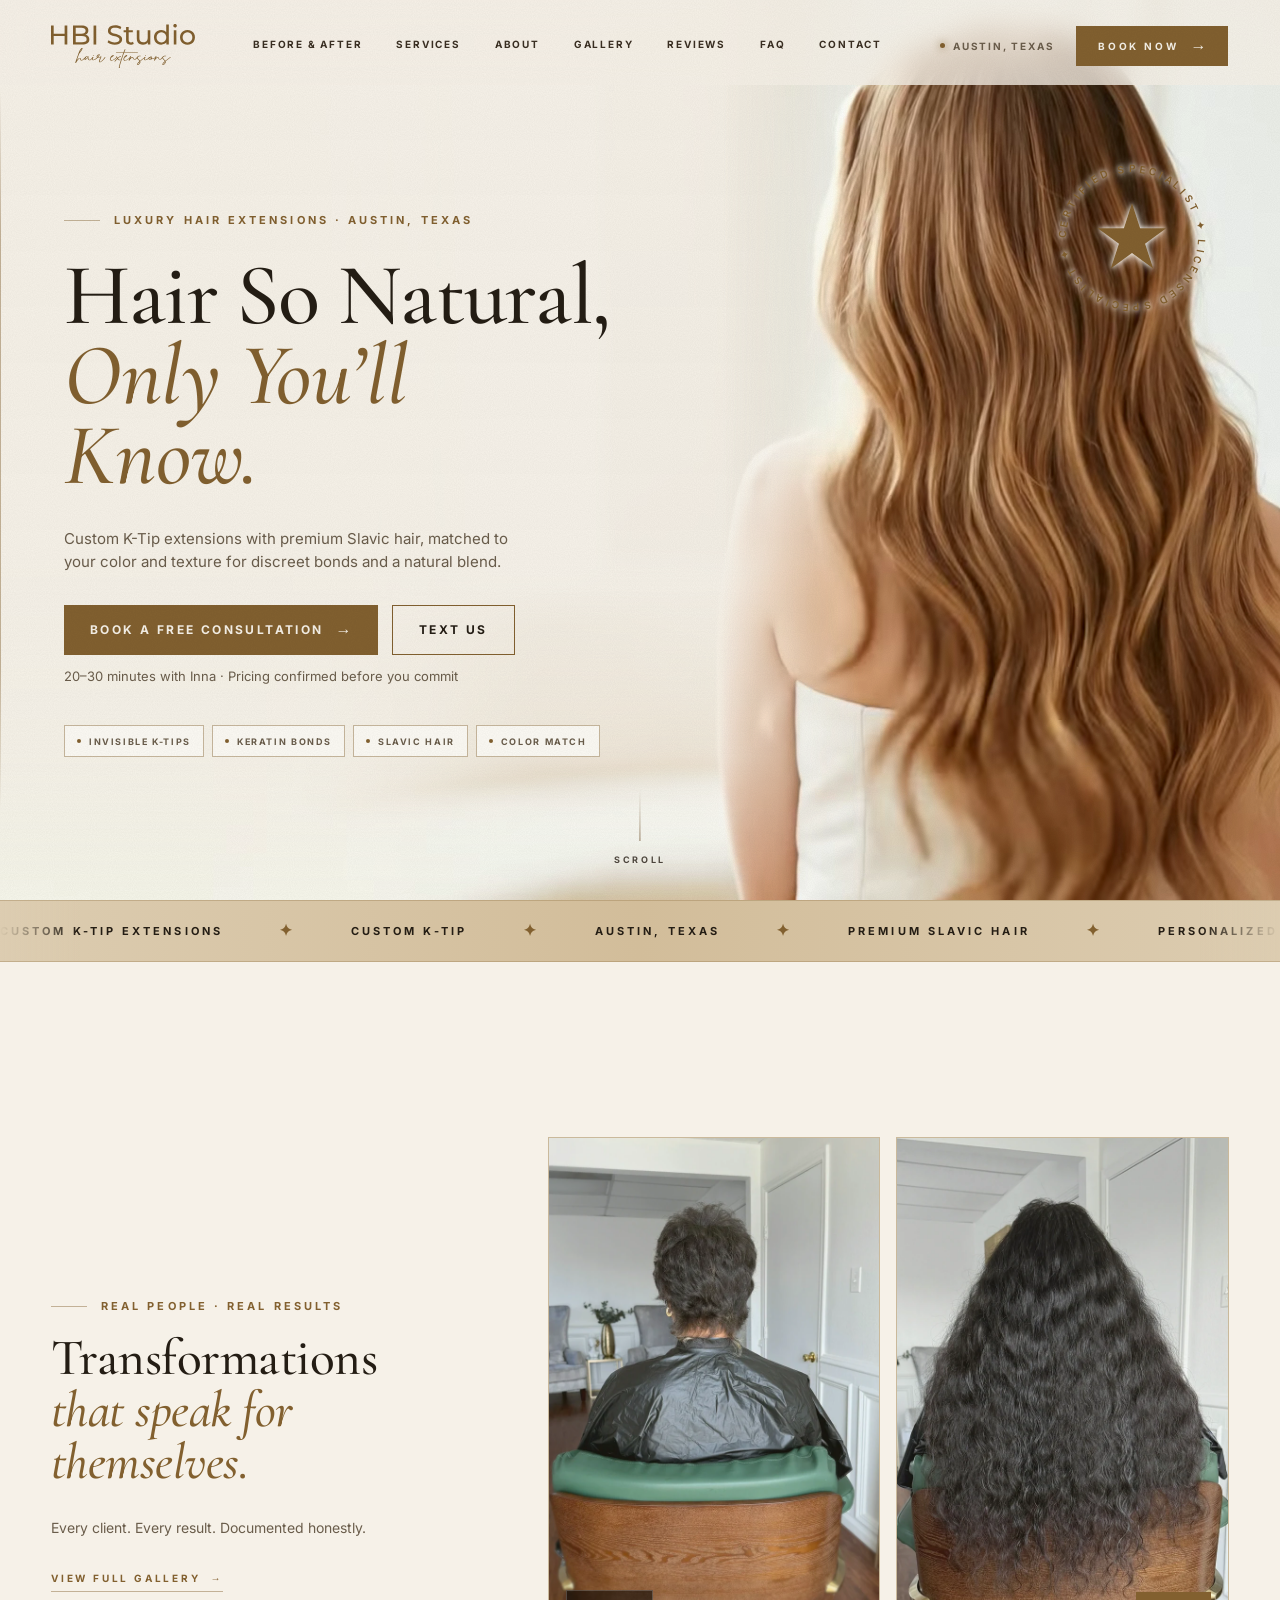
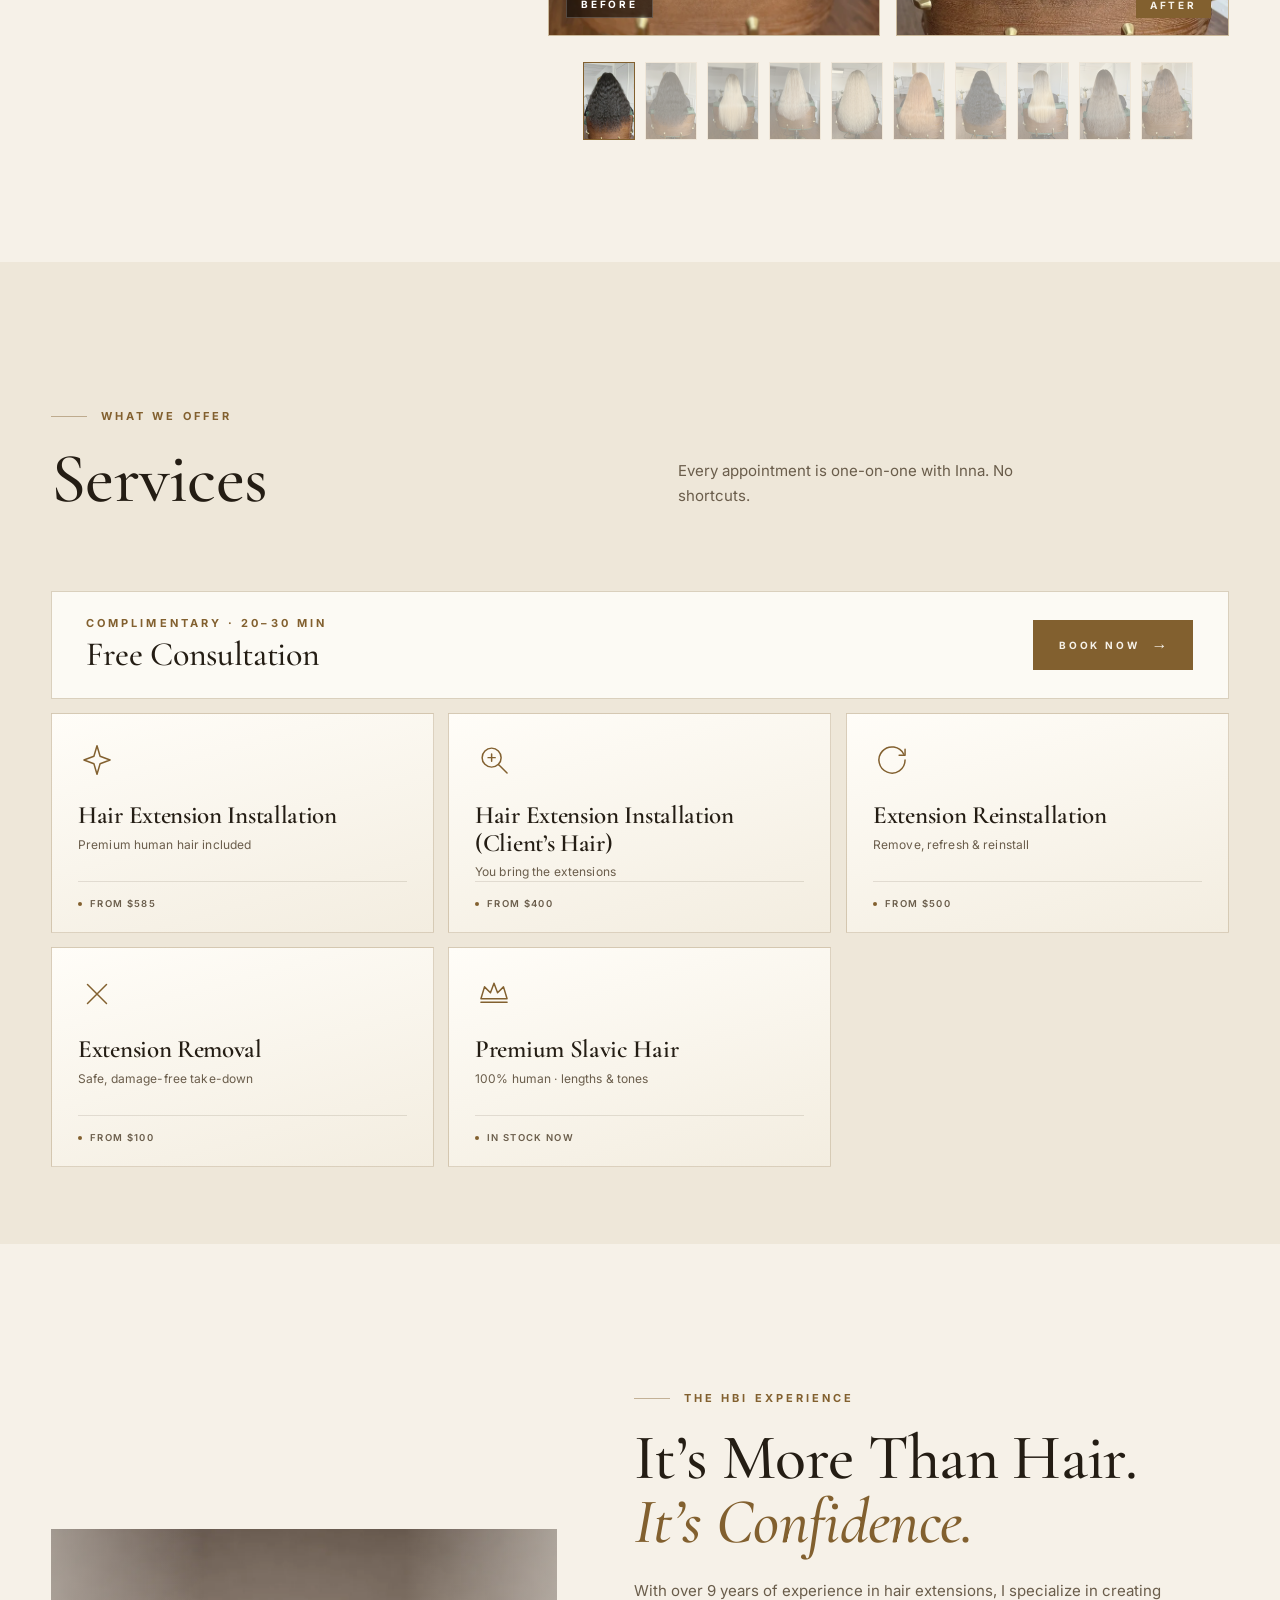
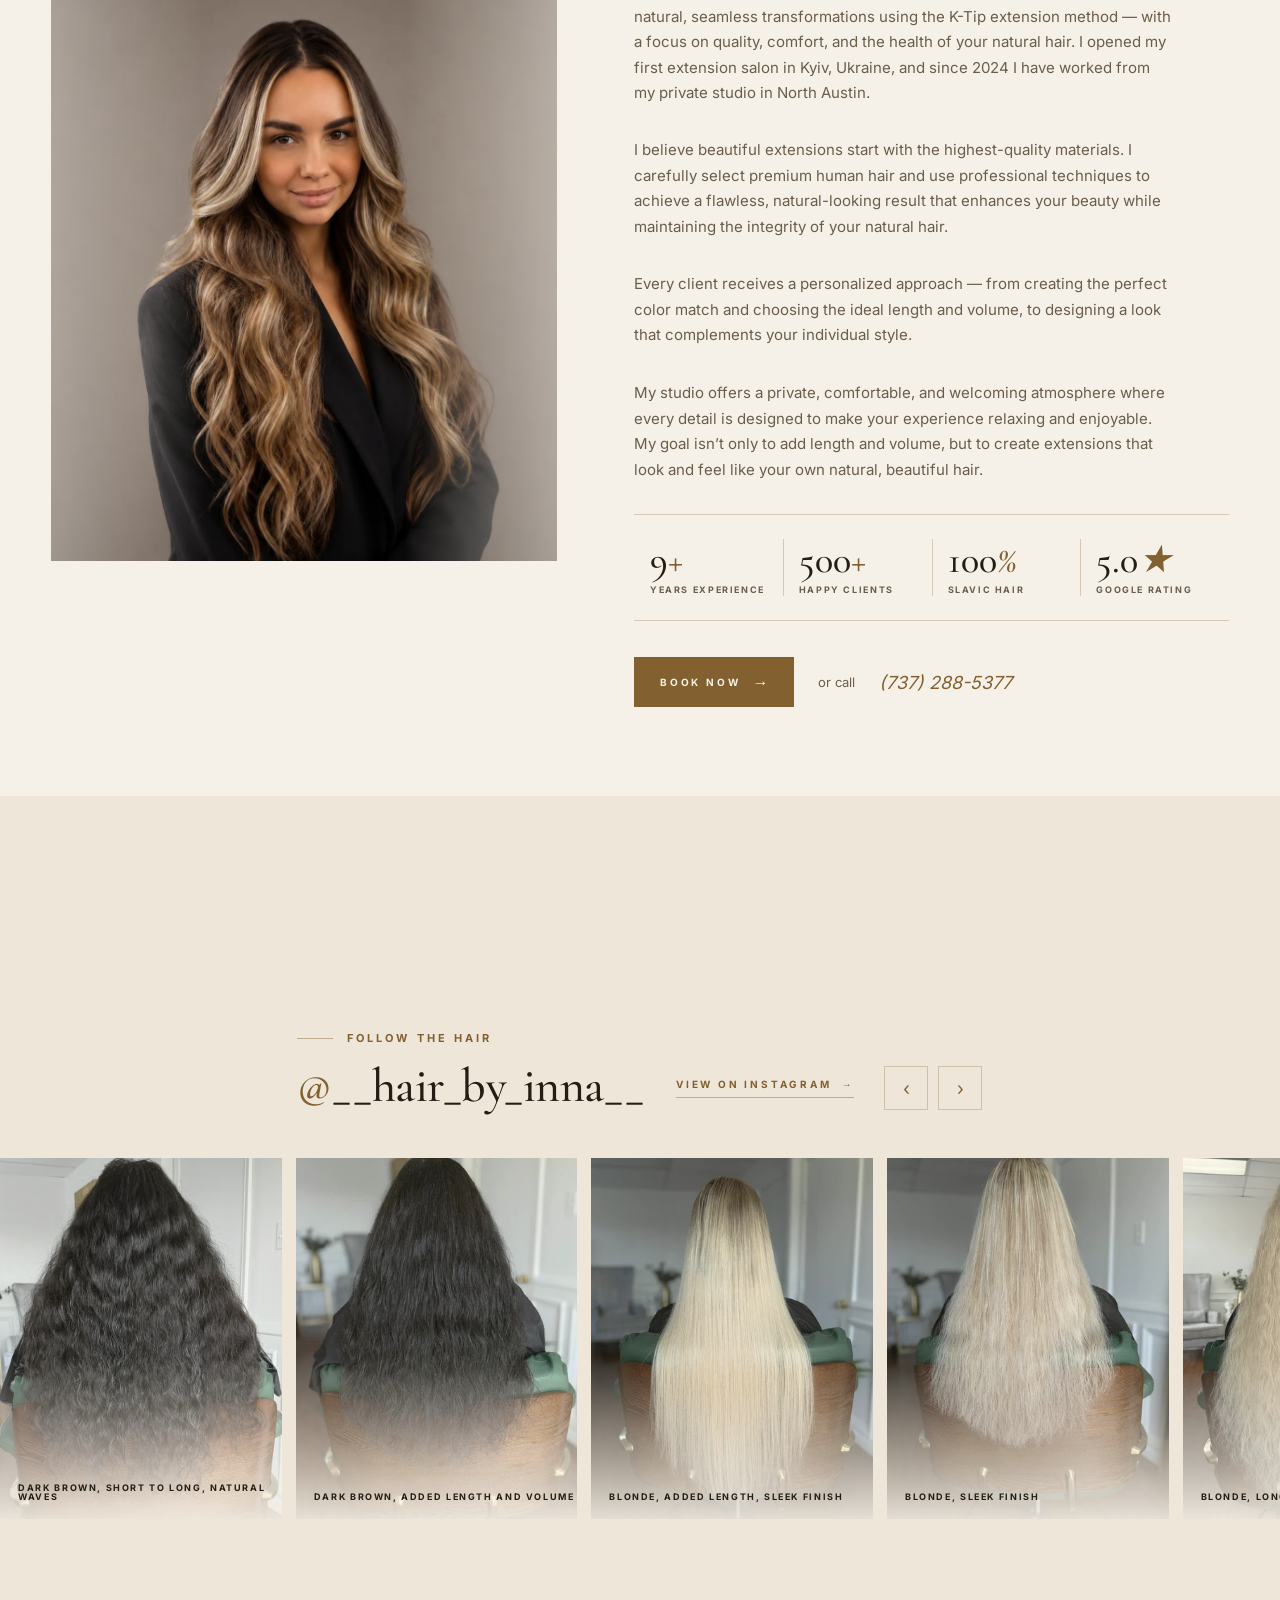
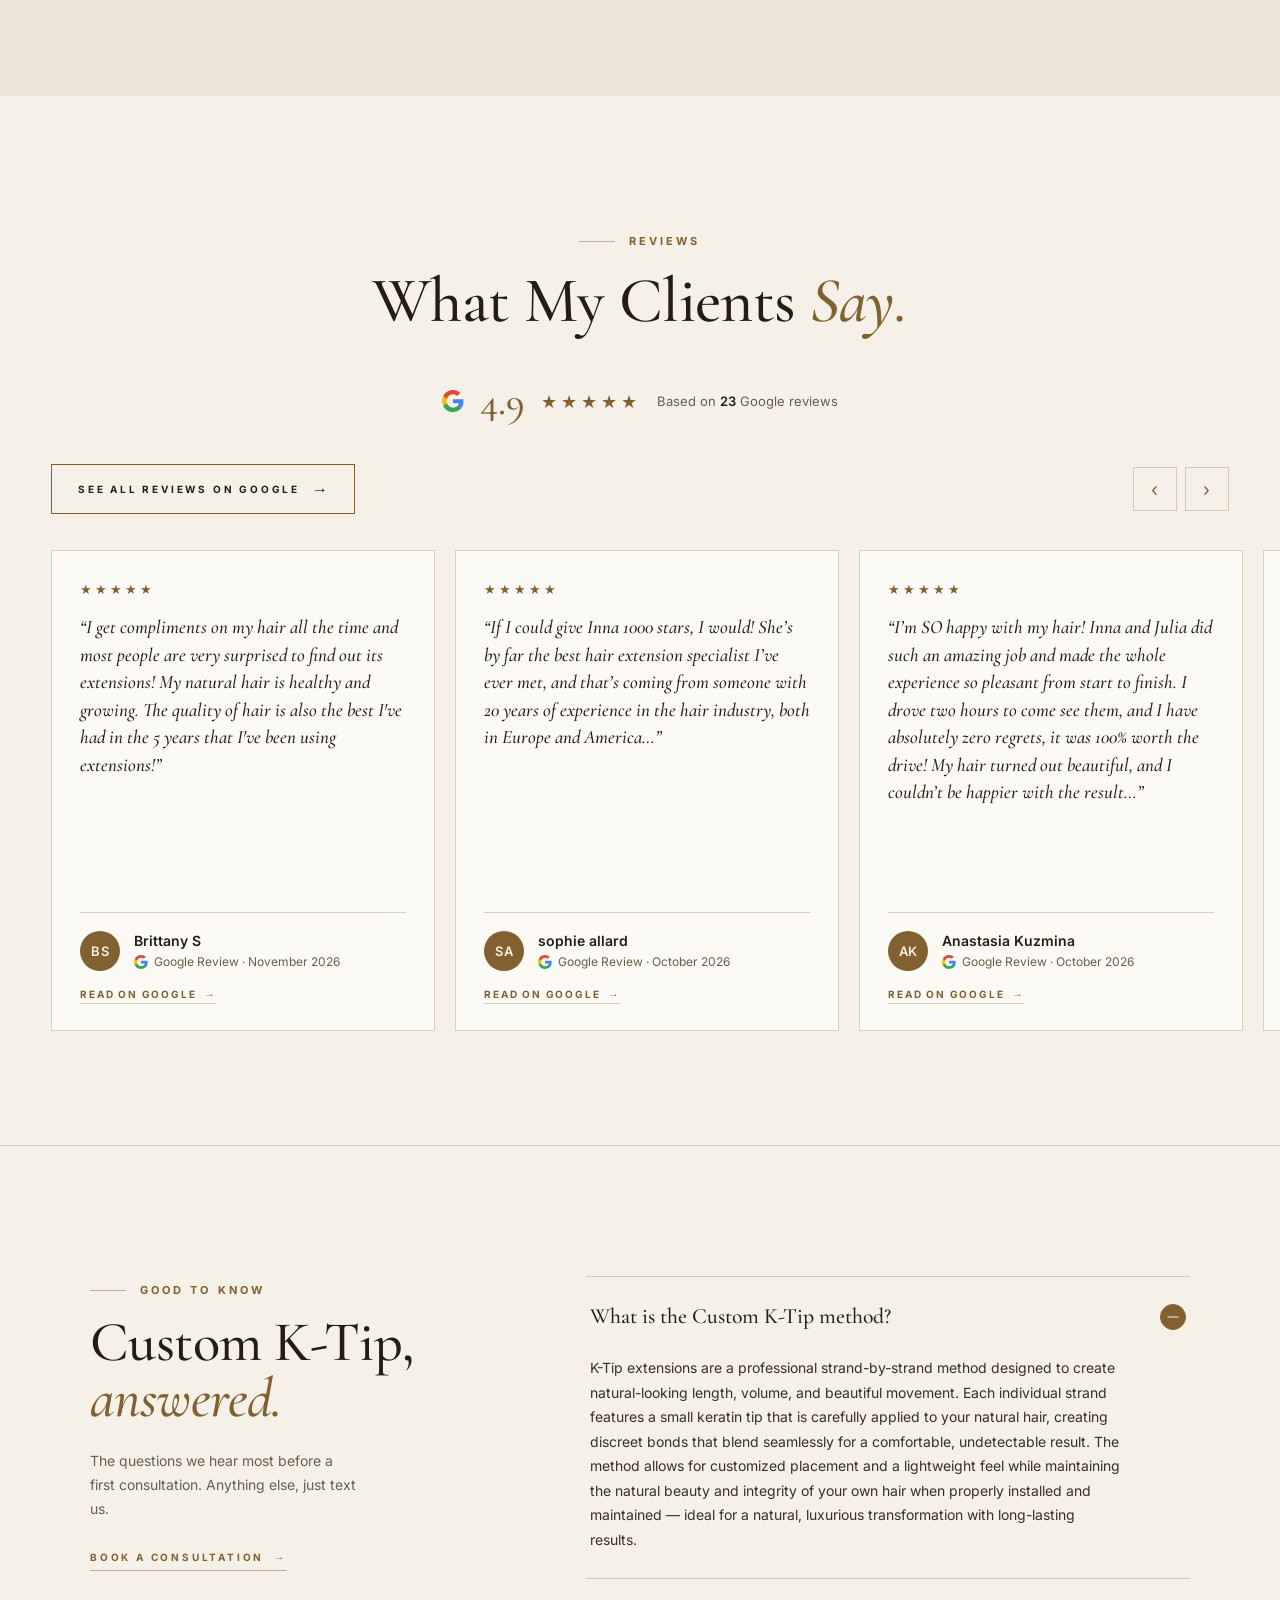
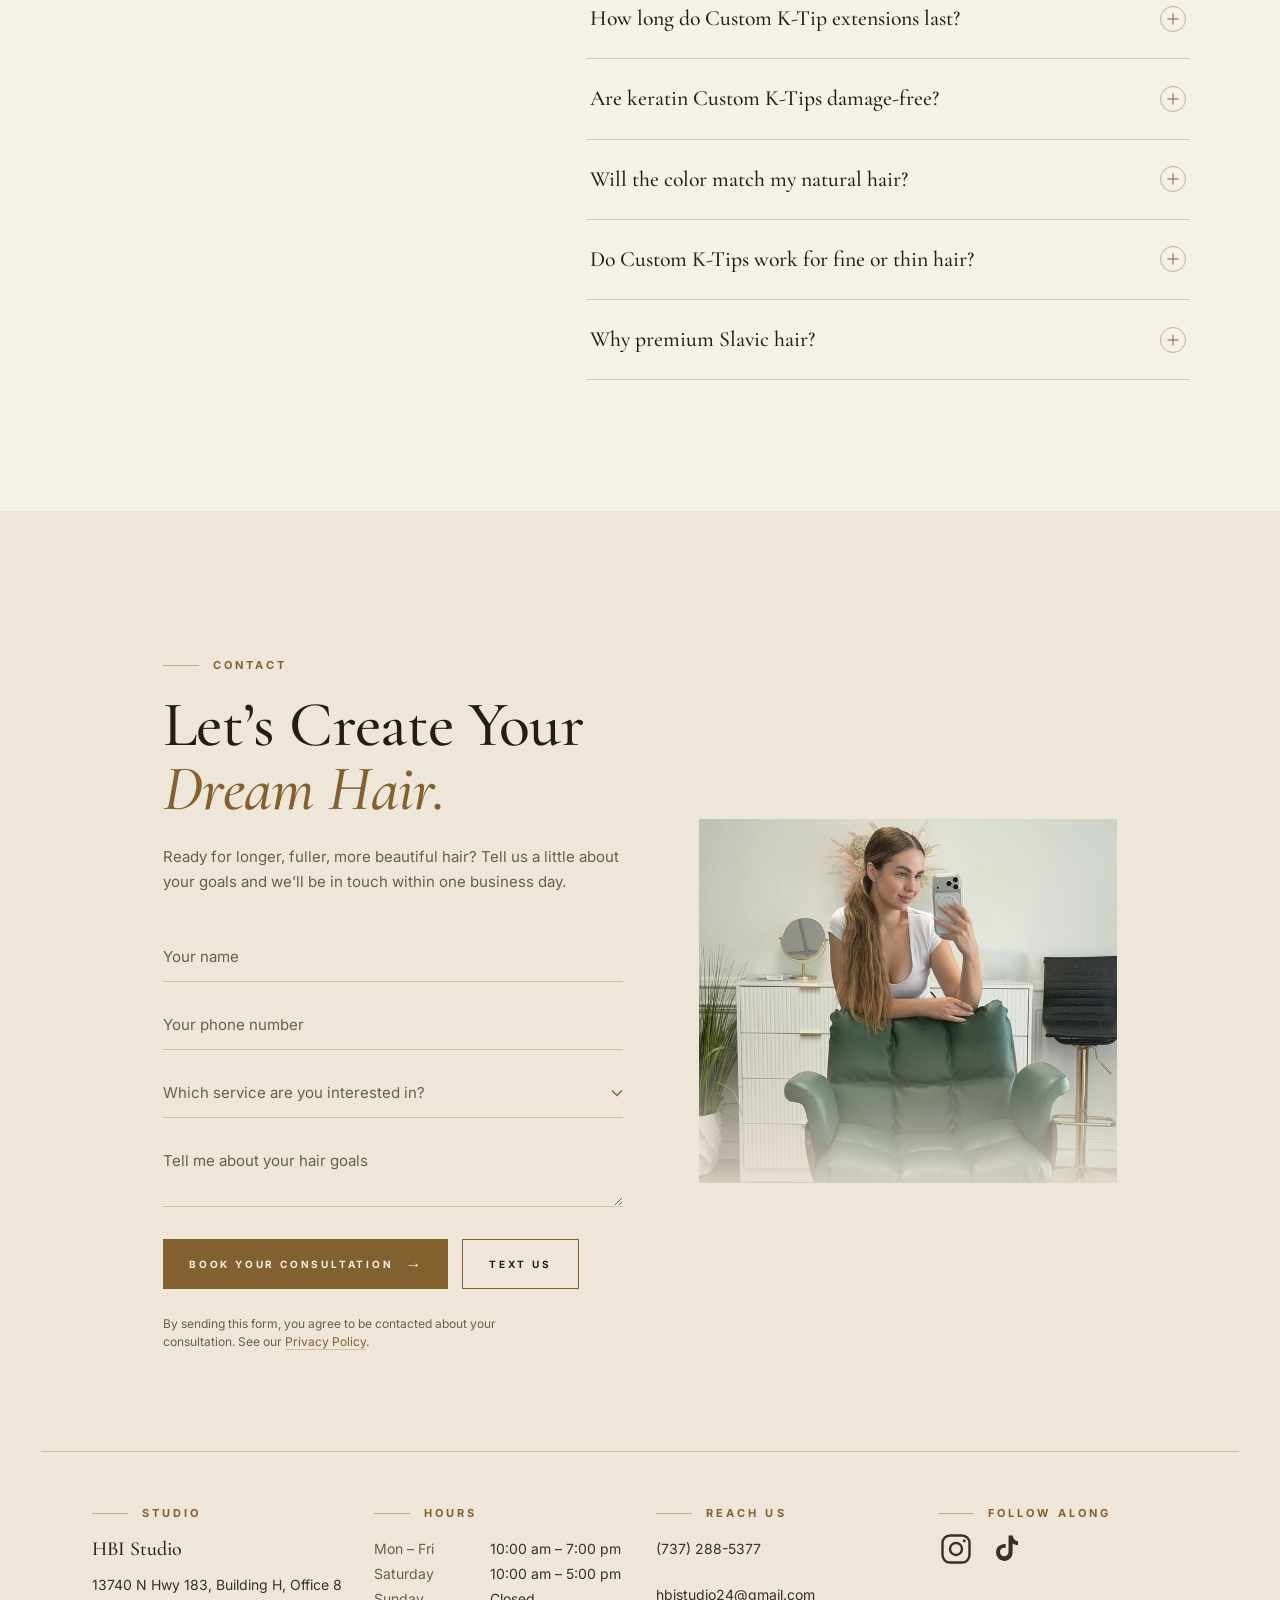
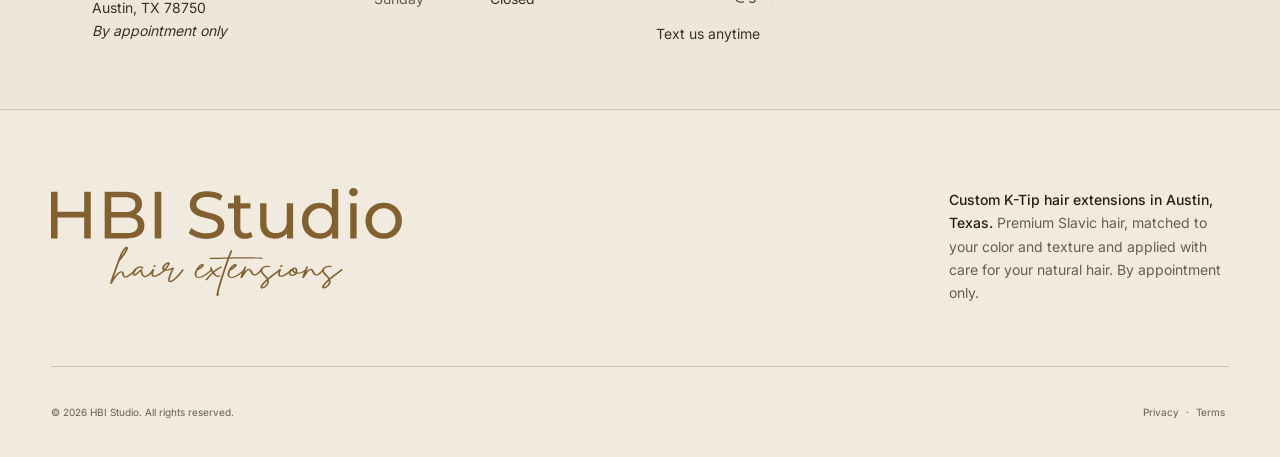
<file: light/index.html>
<!DOCTYPE html>
<html lang="en">
<head>
  <meta charset="UTF-8" />
  <meta name="viewport" content="width=device-width, initial-scale=1, viewport-fit=cover" />
  <title>HBI Studio — Custom K-Tip Hair Extensions · Austin, TX</title>
  <meta name="description" content="A private hair extension studio in Austin, Texas. Custom K-Tip extensions in premium Slavic hair, matched to your color and applied strand by strand." />
  <meta name="theme-color" content="#F6F1E8" />
  <link rel="icon" type="image/svg+xml" href="favicon.svg" />

  <!-- Social sharing -->
  <meta property="og:type" content="website" />
  <meta property="og:site_name" content="HBI Studio" />
  <meta property="og:url" content="https://hbi-studio.com/" />
  <meta name="robots" content="index, follow" />
  <link rel="canonical" href="https://hbi-studio.com/" />
  <meta property="og:title" content="HBI Studio — Custom K-Tip Hair Extensions · Austin, TX" />
  <meta property="og:description" content="A private hair extension studio in Austin, Texas. Custom K-Tip extensions with premium Slavic hair, matched to your color and texture for discreet bonds and a natural blend." />
  <meta property="og:image" content="https://hbi-studio.com/assets/og/home-1200x630.jpg?v=2" />
  <meta property="og:image:width" content="1200" />
  <meta property="og:image:height" content="630" />
  <meta property="og:image:alt" content="HBI Studio" />
  <meta property="og:locale" content="en_US" />
  <meta name="twitter:card" content="summary_large_image" />
  <meta name="twitter:title" content="HBI Studio — Custom K-Tip Hair Extensions · Austin, TX" />
  <meta name="twitter:description" content="Custom K-Tip extensions with premium Slavic hair, matched to your color and texture. By appointment only — Austin, TX." />
  <meta name="twitter:image" content="https://hbi-studio.com/assets/og/home-1200x630.jpg?v=2" />

  <script type="application/ld+json">
  {
    "@context": "https://schema.org",
    "@type": "HairSalon",
    "@id": "https://hbi-studio.com/#business",
    "name": "HBI Studio",
    "description": "Private hair extension studio in Austin, Texas specializing in Custom K-Tip extensions with premium Slavic hair.",
    "telephone": "+17372885377",
    "email": "hbistudio24@gmail.com",
    "url": "https://hbi-studio.com/",
    "logo": "https://hbi-studio.com/logo/HBI-Studio-logo-gold.png",
    "image": "https://hbi-studio.com/logo/HBI-Studio-logo-gold.png",
    "priceRange": "$$",
    "address": {
      "@type": "PostalAddress",
      "streetAddress": "13740 N Hwy 183, Building H, Office 8",
      "addressLocality": "Austin",
      "addressRegion": "TX",
      "postalCode": "78750",
      "addressCountry": "US"
    },
    "openingHoursSpecification": [
      { "@type": "OpeningHoursSpecification", "dayOfWeek": ["Monday","Tuesday","Wednesday","Thursday","Friday"], "opens": "10:00", "closes": "19:00" },
      { "@type": "OpeningHoursSpecification", "dayOfWeek": "Saturday", "opens": "10:00", "closes": "17:00" }
    ],
    "geo": { "@type": "GeoCoordinates", "latitude": 30.459564, "longitude": -97.794838 },
    "areaServed": [
      { "@type": "City", "name": "Austin" },
      { "@type": "City", "name": "Cedar Park" },
      { "@type": "City", "name": "Round Rock" },
      { "@type": "City", "name": "Pflugerville" },
      { "@type": "City", "name": "Leander" }
    ],
    "founder": { "@type": "Person", "name": "Inna", "jobTitle": "Hair extension specialist" },
    "knowsAbout": ["Custom K-Tip hair extensions", "Keratin bond hair extensions", "Slavic hair"],
    "hasOfferCatalog": {
      "@type": "OfferCatalog",
      "name": "Hair extension services",
      "itemListElement": [
        { "@type": "Offer", "itemOffered": { "@type": "Service", "name": "Free Consultation" }, "price": "0", "priceCurrency": "USD" },
        { "@type": "Offer", "itemOffered": { "@type": "Service", "name": "Hair Extension Installation (Hair Included)" } },
        { "@type": "Offer", "itemOffered": { "@type": "Service", "name": "Hair Extension Installation (Client's Hair)" } },
        { "@type": "Offer", "itemOffered": { "@type": "Service", "name": "Extension Reinstallation" } },
        { "@type": "Offer", "itemOffered": { "@type": "Service", "name": "Extension Removal" } },
        { "@type": "Offer", "itemOffered": { "@type": "Product", "name": "Premium Slavic Human Hair", "offers": { "@type": "AggregateOffer", "lowPrice": "450", "priceCurrency": "USD" } } }
      ]
    },
    "sameAs": [
      "https://www.instagram.com/__hair_by_inna__/",
      "https://www.tiktok.com/@hbi_studio_atx",
      "https://maps.app.goo.gl/on6bKGeQYGcoW2rF8"
    ],
    "aggregateRating": { "@type": "AggregateRating", "ratingValue": "5.0", "reviewCount": "23" }
  }
  </script>
  <script type="application/ld+json">
  {
    "@context": "https://schema.org",
    "@type": "FAQPage",
    "mainEntity": [
      { "@type": "Question", "name": "What is the Custom K-Tip method?", "acceptedAnswer": { "@type": "Answer", "text": "K-Tip extensions are a professional strand-by-strand method that creates natural-looking length, volume, and movement. Each strand features a small keratin tip carefully applied to your natural hair, creating discreet bonds that blend seamlessly for a comfortable, undetectable result. It allows customized placement and a lightweight feel while maintaining the integrity of your own hair when properly installed and maintained." } },
      { "@type": "Question", "name": "How long do Custom K-Tip extensions last?", "acceptedAnswer": { "@type": "Answer", "text": "With proper care, high-quality Custom K-Tip extensions can be reused for 9–12 months or longer. We recommend a reinstallation every 3–3.5 months so they can be removed, refreshed, and reapplied. Longevity also depends on your at-home care routine, the products you use, and how gently you treat your extensions." } },
      { "@type": "Question", "name": "Are keratin Custom K-Tips damage-free?", "acceptedAnswer": { "@type": "Answer", "text": "Keratin Custom K-Tip extensions are a gentle, comfortable method when applied correctly by a trained professional. The small, lightweight keratin bonds distribute weight evenly and allow natural movement while minimizing stress on your natural hair. Proper installation, regular maintenance, and recommended aftercare are essential to keeping your hair healthy and achieving the best results." } },
      { "@type": "Question", "name": "Will the color match my natural hair?", "acceptedAnswer": { "@type": "Answer", "text": "Yes. We specialize in customized color matches for a seamless blend with your natural hair, including custom color mixes and complex color techniques. Whether your hair is a natural shade, highlighted, balayage, or a more complex color, we customize the extensions to blend beautifully." } },
      { "@type": "Question", "name": "Do Custom K-Tips work for fine or thin hair?", "acceptedAnswer": { "@type": "Answer", "text": "Yes — Custom K-Tip extensions can be an excellent option for fine or thin hair when applied correctly and customized to your natural hair. The small, discreet bonds allow precise placement and a natural blend without a bulky appearance. A professional consultation is essential to determine the right length, volume, and extension amount for your hair type." } },
      { "@type": "Question", "name": "Why premium Slavic hair?", "acceptedAnswer": { "@type": "Answer", "text": "Premium Slavic hair is known for its exceptional softness, natural shine, and luxurious quality. Its fine texture and smooth cuticle structure blend beautifully with many natural hair types. It is carefully selected for durability, beautiful movement, and its ability to maintain softness with proper care — an investment in a natural look, comfortable wear, and long-lasting results." } }
    ]
  }
  </script>

  <!-- The hero still is the largest paint on every screen; ask for it first. -->
  <link rel="preload" as="image" href="assets/hero-light-fallback.webp" imagesrcset="assets/hero-light-fallback-800.webp 800w, assets/hero-light-fallback.webp 1920w" imagesizes="(max-width: 980px) 100vw, 62vw" fetchpriority="high" />
  <!-- Fonts are self-hosted (see style.css); the two hero faces are fetched early. -->
  <link rel="preload" as="font" type="font/woff2" href="assets/fonts/cormorant-garamond.woff2" crossorigin />
  <link rel="preload" as="font" type="font/woff2" href="assets/fonts/inter.woff2" crossorigin />
  <!-- Progressive enhancement for the reveal blocks. They may only start hidden
       once JavaScript is known to be running, so the stamp goes on here, before
       first paint. If main.js has not reported in within four seconds — blocked,
       failed, or still loading on a bad connection — the stamp comes off and
       every block is simply visible. -->
  <script>
    document.documentElement.classList.add('js');
    setTimeout(function () {
      if (!window.__hbiJs) document.documentElement.classList.remove('js');
    }, 4000);
  </script>
  <link rel="stylesheet" href="style.css?v=20261010-4" />

  <!-- ===== Custom K-Tip additions: USP strip + FAQ (scoped, reuses Dark Couture tokens) ===== -->
  <style>
    @media (pointer: coarse) {
      .ba-handle { cursor: ew-resize !important; }
    }

    /* ===== Cinematic animated hero (bleed variant) ===== */
    .hero-cine { position: absolute; inset: 0; overflow: hidden; z-index: 0; }
    .hero-cine .cine-img,
    .hero-cine .cine-hair,
    .hero-cine video.cine-video {
      position: absolute; inset: 0; width: 100%; height: 100%;
      object-fit: cover; object-position: 50% 26%;
      will-change: transform;
    }
    .hero-cine .cine-img {
      transform-origin: 50% 32%;
      filter: brightness(1.08) contrast(0.96) saturate(0.94);
      animation: cineZoom 28s ease-in-out infinite alternate;
    }
    /* Duplicate of the photo, masked to the hair region, gently swaying =
       reads as long hair flowing in slow motion. */
    .hero-cine .cine-hair {
      transform-origin: 50% 0%;
      filter: brightness(1.08) contrast(0.97) saturate(0.94) blur(0.5px);
      -webkit-mask-image: linear-gradient(to bottom, transparent 30%, #000 50%, #000 92%, transparent 100%);
              mask-image: linear-gradient(to bottom, transparent 30%, #000 50%, #000 92%, transparent 100%);
      animation: cineSway 7.5s ease-in-out infinite alternate;
    }
    /* Ivory grade so the studio footage sits inside Light Couture */
    .hero-cine .cine-tone {
      position: absolute; inset: 0; pointer-events: none;
      background: radial-gradient(125% 135% at 40% 42%,
        rgba(255,252,246,.10) 0%,
        rgba(246,241,232,.40) 48%,
        rgba(246,241,232,.76) 78%,
        rgba(248,244,236,.9) 100%);
    }
    /* Also veils the VIDEO (the tone layer is hidden once video takes over) */
    .hero-cine .cine-sweep {
      position: absolute; inset: -25%;
      background: linear-gradient(115deg,
        transparent 40%,
        rgba(138,102,52,.10) 47%,
        rgba(110,78,38,.16) 51%,
        rgba(138,102,52,.08) 55%,
        transparent 62%);
      mix-blend-mode: multiply; pointer-events: none;
      animation: cineSweep 11s ease-in-out infinite;
    }
    /* No brightness lift: the light clip is already bright, and pushing it
       further blew out the hair. */
    .hero-cine video.cine-video { display: none; z-index: 1; background: var(--ink); }
    .hero-cine.has-video video.cine-video { display: block; }
    .hero-cine.has-video .cine-img,
    .hero-cine.has-video .cine-hair,
    .hero-cine.has-video .cine-sweep,
    .hero-cine.has-video .cine-tone { display: none; }

    @keyframes cineZoom {
      from { transform: scale(1.05) translateY(0); }
      to   { transform: scale(1.16) translateY(-1.6%); }
    }
    @keyframes cineSway {
      0%   { transform: translateX(-1.1%) skewX(-1.2deg) scale(1.06); }
      50%  { transform: translateX(0.3%)  skewX(0.4deg)  scale(1.085); }
      100% { transform: translateX(1.2%)  skewX(1.2deg)  scale(1.06); }
    }
    @keyframes cineSweep {
      0%, 100% { transform: translateX(-22%); opacity: 0; }
      42%      { opacity: 1; }
      58%      { transform: translateX(22%);  opacity: 0; }
    }
    @media (prefers-reduced-motion: reduce) {
      .hero-cine .cine-img,
      .hero-cine .cine-hair,
      .hero-cine .cine-sweep { animation: none; }
      .hero-cine .cine-img { transform: scale(1.08); }
    }
    /* Slow connection: the still photo alone, no clip and no motion layers,
       so the first screen costs one image. Set by the loader script below. */
    .hero-cine.is-lite .cine-img { animation: none; transform: scale(1.08); }
    .hero-cine.is-lite .cine-hair,
    .hero-cine.is-lite .cine-sweep { display: none; }
    /* Portrait screens see about a third of the 16:9 still's width. The model
       stands at ~70% across it, so the crop is pulled right to centre her. The
       video served here is already cropped around her, so it stays centred. */
    @media (max-width: 980px) {
      .hero-cine .cine-img,
      .hero-cine .cine-hair { object-position: 78% 26%; }
    }

    /* USP TRUST STRIP */
    .usp-strip {
      background: var(--ink);
      border-top: 1px solid var(--gold-line);
      border-bottom: 1px solid var(--gold-line);
      padding: clamp(40px, 5vw, 64px) var(--gutter);
    }
    .usp-inner {
      max-width: 1340px; margin: 0 auto;
    }
    .usp-head {
      text-align: center; margin-bottom: clamp(28px, 3.4vw, 44px);
    }
    .usp-head .eyebrow { justify-content: center; }
    .usp-head h2 {
      font-family: var(--serif); font-weight: 500;
      font-size: clamp(30px, 3.4vw, 46px); line-height: 1.04;
      letter-spacing: -.01em; color: var(--cream);
      margin: 18px 0 0; text-wrap: pretty;
    }
    .usp-head h2 .italic { color: var(--gold); }
    .usp-grid {
      display: grid;
      grid-template-columns: repeat(7, 1fr);
      gap: 1px;
      background: var(--gold-line);
      border: 1px solid var(--gold-line);
    }
    .usp-cell {
      background: var(--ink);
      padding: clamp(22px, 2vw, 30px) 16px;
      display: flex; flex-direction: column; align-items: center;
      text-align: center; gap: 14px;
      transition: background .3s ease;
    }
    .usp-cell:hover { background: var(--panel); }
    .usp-cell .usp-ico {
      width: 34px; height: 34px; color: var(--gold);
      display: flex; align-items: center; justify-content: center;
    }
    .usp-cell .usp-ico svg { width: 100%; height: 100%; }
    .usp-cell .usp-name {
      font-family: var(--serif); font-style: italic; font-weight: 500;
      font-size: 17px; line-height: 1.15; color: var(--cream);
    }
    .usp-cell .usp-sub {
      font: 400 11px/1.5 var(--sans); color: var(--mute);
      letter-spacing: .01em;
    }
    @media (max-width: 1100px) { .usp-grid { grid-template-columns: repeat(4, 1fr); } }
    @media (max-width: 720px)  { .usp-grid { grid-template-columns: repeat(2, 1fr); } }

    /* FAQ */
    .faq {
      background: var(--ink);
      padding: clamp(90px, 11vw, 130px) var(--gutter);
      border-top: 1px solid var(--gold-line);
    }
    .faq-wrap {
      max-width: 1100px; margin: 0 auto;
      display: grid; grid-template-columns: 0.82fr 1.18fr;
      gap: clamp(40px, 6vw, 88px); align-items: start;
    }
    .faq-head .eyebrow { margin-bottom: 18px; }
    .faq-head h2 {
      font-family: var(--serif); font-weight: 500;
      font-size: clamp(38px, 4.4vw, 60px); line-height: 1; letter-spacing: -.01em;
      color: var(--cream); margin: 0 0 22px; text-wrap: pretty;
    }
    .faq-head h2 .italic { color: var(--gold); display: block; }
    .faq-head p {
      font: 400 14px/1.7 var(--sans); color: var(--mute); max-width: 30ch;
      margin: 0 0 26px;
    }
    .faq-list { border-top: 1px solid var(--gold-line); }
    .faq-item { border-bottom: 1px solid var(--gold-line); }
    .faq-item summary {
      list-style: none;
      display: flex; align-items: center; justify-content: space-between; gap: 24px;
      padding: 26px 4px;
      font-family: var(--serif); font-weight: 500; font-size: clamp(19px, 1.7vw, 24px);
      line-height: 1.25; color: var(--cream);
      transition: color .25s ease;
    }
    .faq-item summary::-webkit-details-marker { display: none; }
    .faq-item summary:hover { color: var(--gold); }
    .faq-item .faq-sign {
      flex: 0 0 auto; width: 26px; height: 26px; position: relative;
      border: 1px solid var(--gold-dim); border-radius: 50%;
      transition: background .25s ease, border-color .25s ease;
    }
    .faq-item .faq-sign::before,
    .faq-item .faq-sign::after {
      content: ""; position: absolute; left: 50%; top: 50%;
      background: var(--gold); transform: translate(-50%, -50%);
      transition: opacity .25s ease, transform .25s ease;
    }
    .faq-item .faq-sign::before { width: 11px; height: 1px; }
    .faq-item .faq-sign::after  { width: 1px; height: 11px; }
    .faq-item[open] .faq-sign { background: var(--gold); border-color: var(--gold); }
    .faq-item[open] .faq-sign::before,
    .faq-item[open] .faq-sign::after { background: var(--ink); }
    .faq-item[open] .faq-sign::after { transform: translate(-50%, -50%) rotate(90deg); opacity: 0; }
    .faq-item .faq-a {
      padding: 0 40px 26px 4px;
      font: 400 14px/1.75 var(--sans); color: var(--cream-2);
      max-width: 64ch;
    }
    @media (max-width: 860px) {
      .faq-wrap { grid-template-columns: 1fr; gap: 36px; }
    }
  </style>
</head>
<body data-hero="split" data-grain="on" data-marquee="on">

  <!-- Preloader -->
  <div class="preloader" id="preloader" role="status" aria-label="Loading">
    <div class="pl-inner">
      <div class="pl-logo" aria-label="HBI Studio">
        <span class="pl-logo-layer pl-logo-base"></span>
        <span class="pl-logo-layer pl-logo-fill"></span>
      </div>
    </div>
  </div>

  <a class="skip-link" href="#main">Skip to content</a>

  <!-- Grain overlay -->
  <div class="grain" aria-hidden="true"></div>

  <!-- ============================ HEADER / NAV ============================ -->
  <header class="site-header" id="siteHeader" aria-label="Primary">
    <div class="nav-wrap">
      <a href="#top" class="brand" aria-label="HBI Studio home">
        <img class="brand-logo" id="brandLogo" src="assets/logo-bronze.svg" width="2457" height="750" alt="HBI Studio" />
      </a>

      <nav class="primary-nav" aria-label="Main navigation">
        <ul class="nav-list">
          <li><a href="#before-after">Before &amp; After</a></li>
          <li><a href="#services">Services</a></li>
          <li><a href="#about">About</a></li>
          <li><a href="#gallery">Gallery</a></li>
          <li><a href="#reviews">Reviews</a></li>
          <li><a href="#faq">FAQ</a></li>
          <li><a href="#contact">Contact</a></li>
        </ul>
      </nav>

      <div class="nav-meta" style="margin: 7px 0px 0px">
        <span class="nav-location"><span class="dot"></span>Austin, Texas</span>
        <a href="#contact" class="btn btn-gold btn-sm">Book Now <span class="arrow">→</span></a>
        <button class="hamburger" id="hamburger" aria-label="Open menu" aria-expanded="false" aria-controls="mobileMenu">
          <span></span><span></span><span></span>
        </button>
      </div>
    </div>
  </header>

  <!-- Mobile menu -->
  <div class="mobile-menu" id="mobileMenu" data-open="false" role="dialog" aria-modal="true" aria-label="Mobile menu">
    <ul class="mobile-list">
      <li><a href="#before-after"><span class="ml-txt">Before &amp; After</span></a></li>
      <li><a href="#services"><span class="ml-txt">Services</span></a></li>
      <li><a href="#about"><span class="ml-txt">About</span></a></li>
      <li><a href="#gallery"><span class="ml-txt">Gallery</span></a></li>
      <li><a href="#reviews"><span class="ml-txt">Reviews</span></a></li>
      <li><a href="#faq"><span class="ml-txt">FAQ</span></a></li>
      <li><a href="#contact"><span class="ml-txt">Contact</span></a></li>
    </ul>
  </div>

  <main id="main">

    <!-- ============================ HERO ============================ -->
    <section class="hero" id="top" aria-label="Introduction">

      <!-- Variant A: Split -->
      <div class="hero-split">
        <div class="hero-copy">
          <span class="hero-eyebrow eyebrow reveal">Luxury Hair Extensions · Austin, Texas</span>
          <h1 class="reveal" data-delay="120">
            <span class="line">Hair So Natural,</span>
            <span class="line italic">Only You&rsquo;ll<br/>Know.</span>
          </h1>
          <p class="hero-sub reveal" data-delay="320">
            Custom K-Tip extensions with premium Slavic hair, matched to your color and texture for discreet bonds and a natural blend.
          </p>
          <div class="hero-ctas reveal" data-delay="420">
            <a href="#contact" class="btn btn-gold">Book a Free Consultation <span class="arrow">→</span></a>
            <a href="sms:+17372885377" class="btn btn-ghost">Text Us</a>
          </div>
          <p class="hero-note reveal" data-delay="470">20&ndash;30 minutes with Inna &middot; Pricing confirmed before you commit</p>
          <ul class="hero-pills reveal" data-delay="520" aria-label="Studio features">
            <li class="hero-pill"><span class="pip"></span>Invisible K-Tips</li>
            <li class="hero-pill"><span class="pip"></span>Keratin Bonds</li>
            <li class="hero-pill"><span class="pip"></span>Slavic Hair</li>
            <li class="hero-pill"><span class="pip"></span>Color Match</li>
          </ul>
        </div>
        <!-- Sits outside .hero-photo: that layer is below .hero-copy, and on
             narrow screens the copy spans the whole hero, so the seal was
             painted over by the copy's backing. -->
          <div class="seal" aria-hidden="true" data-om-id="888474fa:87">
            <svg viewBox="0 0 200 200" class="seal-svg">
              <defs>
                <path id="sealLoop" d="M100,100 m-78,0 a78,78 0 1,1 156,0 a78,78 0 1,1 -156,0" />
              </defs>
              <text class="seal-text">
                <textPath href="#sealLoop" startOffset="0" textLength="490">CERTIFIED SPECIALIST ✦ LICENSED SPECIALIST ✦  </textPath>
              </text>
              <g style="transform-origin: 100px 100px;">
                <polygon class="seal-star"
                  points="100,68 107.3,90.5 130.9,90.5 111.8,104.5 119.1,127 100,113 80.9,127 88.2,104.5 69.1,90.5 92.7,90.5" />
              </g>
            </svg>
          </div>
        <div class="hero-photo">
          <div class="hero-cine" id="heroCine">
            <!-- Slow-motion VIDEO: drop a <source> in here (back-facing, long-hair
                 slow-mo clip) and it auto-plays over the still. muted+loop+playsinline. -->
            <video class="cine-video" muted loop playsinline preload="none" width="1920" height="1080" data-src="assets/hero-ad-light.webm" data-src-mp4="assets/hero-ad-light.mp4" data-src-mobile="assets/hero-ad-light-720.webm" data-src-mobile-mp4="assets/hero-ad-light-720.mp4" data-src-portrait="assets/hero-ad-light-mobile.webm?v=2" data-src-portrait-mp4="assets/hero-ad-light-mobile.mp4?v=2"></video>
            <!-- Animated still fallback — shows instantly and whenever the video is skipped (save-data / 2G) -->
            <img class="cine-img" src="assets/hero-light-fallback.webp" srcset="assets/hero-light-fallback-800.webp 800w, assets/hero-light-fallback.webp 1920w" sizes="(max-width: 980px) 100vw, 62vw" width="1920" height="1080" alt="Back view of long, flowing Custom K-Tip hair extensions in premium Slavic hair — Austin, TX" loading="eager" />
            <img class="cine-hair" src="assets/hero-light-fallback.webp" srcset="assets/hero-light-fallback-800.webp 800w, assets/hero-light-fallback.webp 1920w" sizes="(max-width: 980px) 100vw, 62vw" width="1920" height="1080" alt="" aria-hidden="true" loading="lazy" />
            <span class="cine-tone" aria-hidden="true"></span>
            <span class="cine-sweep" aria-hidden="true"></span>
          </div>
          <div class="scroll-cue" aria-hidden="true">
            <span class="line"></span>
            <span class="label">Scroll</span>
          </div>
        </div>
      </div>

    </section>

    <!-- ============================ MARQUEE ============================ -->
    <div class="marquee" aria-hidden="true">
      <div class="marquee-track" id="marqueeTrack">
        <!-- duplicated by JS for seamless loop -->
        <span class="marquee-item">Custom K-Tip Extensions <span class="star">✦</span></span>
        <span class="marquee-item">Custom K-Tip <span class="star">✦</span></span>
        <span class="marquee-item">Austin, Texas <span class="star">✦</span></span>
        <span class="marquee-item">Premium Slavic Hair <span class="star">✦</span></span>
        <span class="marquee-item">Personalized Placement <span class="star">✦</span></span>
        <span class="marquee-item">Custom Color Match <span class="star">✦</span></span>
      </div>
    </div>

    <!-- ============================ BEFORE / AFTER ============================ -->
    <section class="before-after" id="before-after" aria-label="Before and after transformations">
      <div class="ba-grid">
        <div class="ba-copy">
          <span class="eyebrow reveal">Real People · Real Results</span>
          <h2 class="reveal" data-delay="100">
            Transformations
            <span class="italic">that speak for themselves.</span>
          </h2>
          <p class="reveal" data-delay="200">Every client. Every result. Documented honestly.</p>
          <a href="#gallery" class="link-gold reveal" data-delay="300">View Full Gallery <span class="arrow">→</span></a>
        </div>

        <div class="ba-stage-wrap reveal" data-delay="120" style="position:relative;">
          <div class="ba-stage" id="baStage" data-pair="0" role="tabpanel" aria-label="Before and after comparison">
            <!-- Base layer shows through on the right (After); the left-anchored overlay reveals the Before shot -->
            <img class="ba-after-img" id="baAfterImg" style="--oy: 22%" loading="lazy" src="assets/results/ba-01-after-1400.webp?v=20260924-1" srcset="assets/results/ba-01-after-700.webp?v=20260924-1 700w, assets/results/ba-01-after-1000.webp?v=20260924-1 1000w, assets/results/ba-01-after-1400.webp?v=20260924-1 1400w" sizes="(max-width: 880px) 92vw, 48vw" width="1400" height="2488" alt="The same client after a Custom K-Tip installation" />
            <div class="ba-after" id="baAfter">
              <img class="ba-before-img" id="baBeforeImg" style="--oy: 66%" loading="lazy" src="assets/results/ba-01-before-1400.webp?v=20260924-1" srcset="assets/results/ba-01-before-700.webp?v=20260924-1 700w, assets/results/ba-01-before-1000.webp?v=20260924-1 1000w, assets/results/ba-01-before-1400.webp?v=20260924-1 1400w" sizes="(max-width: 880px) 92vw, 48vw" width="1400" height="2488" alt="Client's natural hair before Custom K-Tip extensions" />
            </div>
            <span class="ba-tag before">Before</span>
            <span class="ba-tag after">After</span>
            <div class="ba-handle" id="baHandle">
              <div class="ba-knob"><span>‹ ›</span></div>
            </div>
          </div>
          <div class="ba-dots" id="baDots" role="tablist" aria-label="Before-after pairs">
            <button class="ba-dot is-active" data-pair="0" role="tab" aria-selected="true" aria-controls="baStage" tabindex="0" aria-label="Result 1 of 10 &#8212; dark brown, short to long, natural waves">
              <img src="assets/results/ba-01-after-400.webp?v=20260924-1" width="400" height="712" alt="" loading="lazy" style="--oy: 22%" />
            </button>
            <button class="ba-dot" data-pair="1" role="tab" aria-selected="false" aria-controls="baStage" tabindex="-1" aria-label="Result 2 of 10 &#8212; dark brown, added length and volume">
              <img src="assets/results/ba-02-after-400.webp?v=20260924-1" width="400" height="712" alt="" loading="lazy" style="--oy: 19%" />
            </button>
            <button class="ba-dot" data-pair="2" role="tab" aria-selected="false" aria-controls="baStage" tabindex="-1" aria-label="Result 3 of 10 &#8212; blonde, added length, sleek finish">
              <img src="assets/results/ba-03-after-400.webp?v=20260924-1" width="400" height="712" alt="" loading="lazy" style="--oy: 38%" />
            </button>
            <button class="ba-dot" data-pair="3" role="tab" aria-selected="false" aria-controls="baStage" tabindex="-1" aria-label="Result 4 of 10 &#8212; blonde, sleek finish">
              <img src="assets/results/ba-04-after-400.webp?v=20260924-1" width="400" height="712" alt="" loading="lazy" style="--oy: 41%" />
            </button>
            <button class="ba-dot" data-pair="4" role="tab" aria-selected="false" aria-controls="baStage" tabindex="-1" aria-label="Result 5 of 10 &#8212; blonde, long waves">
              <img src="assets/results/ba-05-after-400.webp?v=20260924-1" width="400" height="712" alt="" loading="lazy" style="--oy: 34%" />
            </button>
            <button class="ba-dot" data-pair="5" role="tab" aria-selected="false" aria-controls="baStage" tabindex="-1" aria-label="Result 6 of 10 &#8212; copper, full length">
              <img src="assets/results/ba-06-after-400.webp?v=20260924-1" width="400" height="712" alt="" loading="lazy" style="--oy: 25%" />
            </button>
            <button class="ba-dot" data-pair="6" role="tab" aria-selected="false" aria-controls="baStage" tabindex="-1" aria-label="Result 7 of 10 &#8212; black, long waves">
              <img src="assets/results/ba-07-after-400.webp?v=20260924-1" width="400" height="712" alt="" loading="lazy" style="--oy: 53%" />
            </button>
            <button class="ba-dot" data-pair="7" role="tab" aria-selected="false" aria-controls="baStage" tabindex="-1" aria-label="Result 8 of 10 &#8212; platinum blonde, sleek finish">
              <img src="assets/results/ba-08-after-400.webp?v=20260924-1" width="400" height="712" alt="" loading="lazy" style="--oy: 47%" />
            </button>
            <button class="ba-dot" data-pair="8" role="tab" aria-selected="false" aria-controls="baStage" tabindex="-1" aria-label="Result 9 of 10 &#8212; ash blonde, long waves">
              <img src="assets/results/ba-09-after-400.webp?v=20260924-1" width="400" height="712" alt="" loading="lazy" style="--oy: 50%" />
            </button>
            <button class="ba-dot" data-pair="9" role="tab" aria-selected="false" aria-controls="baStage" tabindex="-1" aria-label="Result 10 of 10 &#8212; auburn, long waves">
              <img src="assets/results/ba-10-after-400.webp?v=20260924-1" width="400" height="712" alt="" loading="lazy" style="--oy: 66%" />
            </button>
          </div>
        </div>
      </div>
    </section>

    <!-- ============================ SERVICES ============================ -->
    <section class="services" id="services" aria-label="Services">
      <div class="svc-wrap">
        <div class="svc-head">
          <div>
            <span class="eyebrow reveal">What we offer</span>
            <h2 class="reveal" data-delay="100">Services</h2>
          </div>
          <div class="svc-aside">
            <p class="reveal" data-delay="180">Every appointment is one-on-one with Inna. No shortcuts.</p>
          </div>
        </div>

        <!-- Free consultation — lead CTA band -->
        <div class="svc-consult reveal" data-delay="40" role="button" tabindex="0" data-svc="consultation" aria-label="Open Free Consultation details">
          <div class="svc-consult-main">
            <span class="eyebrow no-line">Complimentary &middot; 20–30 min</span>
            <h3 class="svc-consult-title">Free Consultation</h3>
          </div>
          <span class="btn btn-gold svc-consult-btn">Book Now <span class="arrow">→</span></span>
        </div>

        <div class="svc2-grid">

          <!-- Installation (Hair Included) -->
          <button class="svc2-card reveal" data-delay="60" data-svc="install" aria-label="Open Hair Extension Installation details">
            <span class="svc2-line" aria-hidden="true"></span>
            <span class="svc2-icon" aria-hidden="true">
              <svg viewBox="0 0 32 32" fill="none" stroke="currentColor" stroke-width="1.25"><path d="M16 4l2.6 8.8L27 16l-8.4 3.2L16 28l-2.6-8.8L5 16l8.4-3.2z" stroke-linejoin="round"/></svg>
            </span>
            <span class="svc2-name">Hair Extension Installation</span>
            <span class="svc2-tag">Premium human hair included</span>
            <span class="svc2-foot">
              <span class="svc2-meta"><i class="svc2-dot"></i>From $585</span>
              <span class="svc2-arrow">View <span aria-hidden="true">→</span></span>
            </span>
          </button>

          <!-- Installation — Client's own hair -->
          <button class="svc2-card reveal" data-delay="120" data-svc="installown" aria-label="Open Installation With Your Own Hair details">
            <span class="svc2-line" aria-hidden="true"></span>
            <span class="svc2-icon" aria-hidden="true">
              <svg viewBox="0 0 32 32" fill="none" stroke="currentColor" stroke-width="1.25"><circle cx="14" cy="14" r="8"/><path d="M20 20l7 7" stroke-linecap="round"/><path d="M11 14h6M14 11v6" stroke-linecap="round"/></svg>
            </span>
            <span class="svc2-name">Hair Extension Installation (Client’s Hair)</span>
            <span class="svc2-tag">You bring the extensions</span>
            <span class="svc2-foot">
              <span class="svc2-meta"><i class="svc2-dot"></i>From $400</span>
              <span class="svc2-arrow">View <span aria-hidden="true">→</span></span>
            </span>
          </button>

          <!-- Reinstallation -->
          <button class="svc2-card reveal" data-delay="170" data-svc="reinstall" aria-label="Open Extension Reinstallation details">
            <span class="svc2-line" aria-hidden="true"></span>
            <span class="svc2-icon" aria-hidden="true">
              <svg viewBox="0 0 32 32" fill="none" stroke="currentColor" stroke-width="1.25"><path d="M27 16a11 11 0 1 1-1.1-4.8" stroke-linecap="round"/><path d="M27 7v5h-5" stroke-linecap="round" stroke-linejoin="round"/></svg>
            </span>
            <span class="svc2-name">Extension Reinstallation</span>
            <span class="svc2-tag">Remove, refresh &amp; reinstall</span>
            <span class="svc2-foot">
              <span class="svc2-meta"><i class="svc2-dot"></i>From $500</span>
              <span class="svc2-arrow">View <span aria-hidden="true">→</span></span>
            </span>
          </button>

          <!-- Removal -->
          <button class="svc2-card reveal" data-delay="220" data-svc="removal" aria-label="Open Extension Removal details">
            <span class="svc2-line" aria-hidden="true"></span>
            <span class="svc2-icon" aria-hidden="true">
              <svg viewBox="0 0 32 32" fill="none" stroke="currentColor" stroke-width="1.25"><path d="M8 8l16 16M24 8L8 24" stroke-linecap="round"/></svg>
            </span>
            <span class="svc2-name">Extension Removal</span>
            <span class="svc2-tag">Safe, damage-free take-down</span>
            <span class="svc2-foot">
              <span class="svc2-meta"><i class="svc2-dot"></i>From $100</span>
              <span class="svc2-arrow">View <span aria-hidden="true">→</span></span>
            </span>
          </button>

          <!-- Slavic hair -->
          <button class="svc2-card reveal" data-delay="270" data-svc="slavic" aria-label="Open Premium Slavic Hair details">
            <span class="svc2-line" aria-hidden="true"></span>
            <span class="svc2-icon" aria-hidden="true">
              <svg viewBox="0 0 32 32" fill="none" stroke="currentColor" stroke-width="1.25"><path d="M5 20h22l-3-10-5 5-3-8-3 8-5-5Z" stroke-linejoin="round"/><path d="M5 23h22" stroke-linecap="round"/></svg>
            </span>
            <span class="svc2-name">Premium Slavic Hair</span>
            <span class="svc2-tag">100% human · lengths &amp; tones</span>
            <span class="svc2-foot">
              <span class="svc2-meta"><i class="svc2-dot"></i>In stock now</span>
              <span class="svc2-arrow">View <span aria-hidden="true">→</span></span>
            </span>
          </button>

        </div>
      </div>
    </section>

    <!-- ============================ SERVICE MODAL ============================ -->
    <div class="svc-modal-overlay" id="svcModal" role="dialog" aria-modal="true" aria-labelledby="modalTitle">
      <div class="svc-modal" id="svcModalBox">
        <div class="svc-modal-photo" id="modalPhoto">
          <img class="svc-modal-img" id="modalImg" alt="" hidden width="1080" height="1926" />
          <div class="svc-modal-photo-ph">
            <svg viewBox="0 0 32 32" fill="none" stroke="currentColor" stroke-width="1.1" width="36" height="36" opacity=".3"><rect x="3" y="8" width="26" height="19" rx="3"/><circle cx="16" cy="17" r="5"/><path d="M11 8l2-4h6l2 4"/></svg>
            <span>Add service photo</span>
          </div>
          <div class="svc-modal-badge">
            <span class="svc-badge-label">Duration</span>
            <span class="svc-badge-val" id="modalDuration"></span>
          </div>
        </div>
        <div class="svc-modal-content">
          <button class="svc-modal-close" id="svcModalClose" aria-label="Close">&#x2715;</button>
          <span class="svc-modal-pill" id="modalPill"></span>
          <h3 class="svc-modal-title" id="modalTitle">Service details</h3>
          <span class="svc-modal-price" id="modalPrice"></span>
          <div class="svc-modal-divider"></div>
          <p class="svc-modal-desc" id="modalDesc"></p>
          <ul class="svc-modal-features" id="modalFeatures"></ul>
          <div class="svc-modal-footer">
            <a href="#contact" class="svc-modal-cta" id="svcModalCta">Book this service</a>
            <p class="svc-modal-micro">Austin, TX &middot; (737) 288-5377</p>
          </div>
        </div>
      </div>
    </div>

    <!-- ============================ ABOUT / EXPERIENCE ============================ -->
    <section class="experience" id="about" aria-label="The HBI experience">
      <div class="exp-grid">
        <div class="exp-portrait reveal">
          <img src="assets/founder-portrait.webp" width="1086" height="1448" alt="Founder and stylist portrait" loading="lazy" />
        </div>

        <div class="exp-content">
          <span class="eyebrow reveal">The HBI Experience</span>
          <h2 class="reveal" data-delay="100">
            It&rsquo;s More Than Hair.
            <span class="italic">It&rsquo;s Confidence.</span>
          </h2>
          <p class="reveal" data-delay="200">
            With over 9 years of experience in hair extensions, I specialize in creating natural, seamless transformations using the K-Tip extension method — with a focus on quality, comfort, and the health of your natural hair. I opened my first extension salon in Kyiv, Ukraine, and since 2024 I have worked from my private studio in North Austin.
          </p>
          <p class="reveal" data-delay="260">
            I believe beautiful extensions start with the highest-quality materials. I carefully select premium human hair and use professional techniques to achieve a flawless, natural-looking result that enhances your beauty while maintaining the integrity of your natural hair.
          </p>
          <p class="reveal" data-delay="320">
            Every client receives a personalized approach — from creating the perfect color match and choosing the ideal length and volume, to designing a look that complements your individual style.
          </p>
          <p class="reveal" data-delay="380">
            My studio offers a private, comfortable, and welcoming atmosphere where every detail is designed to make your experience relaxing and enjoyable. My goal isn&rsquo;t only to add length and volume, but to create extensions that look and feel like your own natural, beautiful hair.
          </p>

          <div class="exp-stats reveal" data-delay="280">
            <div class="exp-stat"><span class="n">9<span class="italic">+</span></span><span class="l">Years Experience</span></div>
            <div class="exp-stat"><span class="n">500<span class="italic">+</span></span><span class="l">Happy Clients</span></div>
            <div class="exp-stat"><span class="n">100<span class="italic">%</span></span><span class="l">Slavic Hair</span></div>
            <a class="exp-stat exp-stat-link" href="https://maps.app.goo.gl/on6bKGeQYGcoW2rF8" target="_blank" rel="noopener" aria-label="View HBI Studio on Google Maps — 5 star rating"><span class="n">5.0<span class="italic">★</span></span><span class="l">Google Rating</span></a>
          </div>

          <div class="exp-cta-row reveal" data-delay="360">
            <a href="#contact" class="btn btn-gold">Book Now <span class="arrow">→</span></a>
            <span class="or">or call</span>
            <a href="tel:+17372885377" class="phone" style="font-family: Inter; font-size: 18px">(737) 288-5377</a>
          </div>
        </div>
      </div>
    </section>

    <!-- ============================ GALLERY ============================ -->
    <section class="gallery" id="gallery" aria-label="Gallery">
      <div class="gallery-head">
        <div>
          <span class="eyebrow reveal">Follow the Hair</span>
          <h2 class="reveal" data-delay="100"><a href="https://www.instagram.com/__hair_by_inna__/" target="_blank" rel="noopener" class="ig-handle"><span class="at">@</span>__hair_by_inna__</a></h2>
        </div>
        <div class="gallery-controls reveal" data-delay="200">
          <a href="https://www.instagram.com/__hair_by_inna__/" target="_blank" rel="noopener" class="link-gold" style="margin-right:20px;">View on Instagram <span class="arrow">→</span></a>
          <div class="pager">
            <button class="page-btn" id="galPrev" aria-label="Previous">‹</button>
            <button class="page-btn" id="galNext" aria-label="Next">›</button>
          </div>
        </div>
      </div>
      <div class="gallery-rail" id="galleryRail">
        <a class="gallery-tile" href="#" aria-label="Dark brown, short to long, natural waves">
          <img src="assets/results/ba-01-after-700.webp?v=20260924-1" srcset="assets/results/ba-01-after-400.webp?v=20260924-1 400w, assets/results/ba-01-after-700.webp?v=20260924-1 700w, assets/results/ba-01-after-1000.webp?v=20260924-1 1000w" sizes="(max-width: 700px) 80vw, 360px" width="700" height="1244" alt="Dark brown, short to long, natural waves Custom K-Tip result" loading="lazy"/>
          <span class="tag">Dark brown, short to long, natural waves</span>
        </a>
        <a class="gallery-tile" href="#" aria-label="Dark brown, added length and volume">
          <img src="assets/results/ba-02-after-700.webp?v=20260924-1" srcset="assets/results/ba-02-after-400.webp?v=20260924-1 400w, assets/results/ba-02-after-700.webp?v=20260924-1 700w, assets/results/ba-02-after-1000.webp?v=20260924-1 1000w" sizes="(max-width: 700px) 80vw, 360px" width="700" height="1244" alt="Dark brown, added length and volume Custom K-Tip result" loading="lazy"/>
          <span class="tag">Dark brown, added length and volume</span>
        </a>
        <a class="gallery-tile" href="#" aria-label="Blonde, added length, sleek finish">
          <img src="assets/results/ba-03-after-700.webp?v=20260924-1" srcset="assets/results/ba-03-after-400.webp?v=20260924-1 400w, assets/results/ba-03-after-700.webp?v=20260924-1 700w, assets/results/ba-03-after-1000.webp?v=20260924-1 1000w" sizes="(max-width: 700px) 80vw, 360px" width="700" height="1244" alt="Blonde, added length, sleek finish Custom K-Tip result" loading="lazy"/>
          <span class="tag">Blonde, added length, sleek finish</span>
        </a>
        <a class="gallery-tile" href="#" aria-label="Blonde, sleek finish">
          <img src="assets/results/ba-04-after-700.webp?v=20260924-1" srcset="assets/results/ba-04-after-400.webp?v=20260924-1 400w, assets/results/ba-04-after-700.webp?v=20260924-1 700w, assets/results/ba-04-after-1000.webp?v=20260924-1 1000w" sizes="(max-width: 700px) 80vw, 360px" width="700" height="1244" alt="Blonde, sleek finish Custom K-Tip result" loading="lazy"/>
          <span class="tag">Blonde, sleek finish</span>
        </a>
        <a class="gallery-tile" href="#" aria-label="Blonde, long waves">
          <img src="assets/results/ba-05-after-700.webp?v=20260924-1" srcset="assets/results/ba-05-after-400.webp?v=20260924-1 400w, assets/results/ba-05-after-700.webp?v=20260924-1 700w, assets/results/ba-05-after-1000.webp?v=20260924-1 1000w" sizes="(max-width: 700px) 80vw, 360px" width="700" height="1244" alt="Blonde, long waves Custom K-Tip result" loading="lazy"/>
          <span class="tag">Blonde, long waves</span>
        </a>
        <a class="gallery-tile" href="#" aria-label="Copper, full length">
          <img src="assets/results/ba-06-after-700.webp?v=20260924-1" srcset="assets/results/ba-06-after-400.webp?v=20260924-1 400w, assets/results/ba-06-after-700.webp?v=20260924-1 700w, assets/results/ba-06-after-1000.webp?v=20260924-1 1000w" sizes="(max-width: 700px) 80vw, 360px" width="700" height="1244" alt="Copper, full length Custom K-Tip result" loading="lazy"/>
          <span class="tag">Copper, full length</span>
        </a>
        <a class="gallery-tile" href="#" aria-label="Black, long waves">
          <img src="assets/results/ba-07-after-700.webp?v=20260924-1" srcset="assets/results/ba-07-after-400.webp?v=20260924-1 400w, assets/results/ba-07-after-700.webp?v=20260924-1 700w, assets/results/ba-07-after-1000.webp?v=20260924-1 1000w" sizes="(max-width: 700px) 80vw, 360px" width="700" height="1244" alt="Black, long waves Custom K-Tip result" loading="lazy"/>
          <span class="tag">Black, long waves</span>
        </a>
        <a class="gallery-tile" href="#" aria-label="Platinum blonde, sleek finish">
          <img src="assets/results/ba-08-after-700.webp?v=20260924-1" srcset="assets/results/ba-08-after-400.webp?v=20260924-1 400w, assets/results/ba-08-after-700.webp?v=20260924-1 700w, assets/results/ba-08-after-1000.webp?v=20260924-1 1000w" sizes="(max-width: 700px) 80vw, 360px" width="700" height="1244" alt="Platinum blonde, sleek finish Custom K-Tip result" loading="lazy"/>
          <span class="tag">Platinum blonde, sleek finish</span>
        </a>
        <a class="gallery-tile" href="#" aria-label="Ash blonde, long waves">
          <img src="assets/results/ba-09-after-700.webp?v=20260924-1" srcset="assets/results/ba-09-after-400.webp?v=20260924-1 400w, assets/results/ba-09-after-700.webp?v=20260924-1 700w, assets/results/ba-09-after-1000.webp?v=20260924-1 1000w" sizes="(max-width: 700px) 80vw, 360px" width="700" height="1244" alt="Ash blonde, long waves Custom K-Tip result" loading="lazy"/>
          <span class="tag">Ash blonde, long waves</span>
        </a>
        <a class="gallery-tile" href="#" aria-label="Auburn, long waves">
          <img src="assets/results/ba-10-after-700.webp?v=20260924-1" srcset="assets/results/ba-10-after-400.webp?v=20260924-1 400w, assets/results/ba-10-after-700.webp?v=20260924-1 700w, assets/results/ba-10-after-1000.webp?v=20260924-1 1000w" sizes="(max-width: 700px) 80vw, 360px" width="700" height="1244" alt="Auburn, long waves Custom K-Tip result" loading="lazy"/>
          <span class="tag">Auburn, long waves</span>
        </a>
      </div>
    </section>

    <!-- ============================ GALLERY LIGHTBOX ============================ -->
    <div class="lightbox" id="lightbox" role="dialog" aria-modal="true" aria-label="Gallery image" aria-hidden="true">
      <button class="lb-close" id="lbClose" aria-label="Close">&#x2715;</button>
      <figure class="lb-figure">
        <img id="lbImg" alt=""/>
        <figcaption class="lb-cap" id="lbCap"></figcaption>
      </figure>
    </div>

    <!-- ============================ REVIEWS ============================ -->
    <section class="reviews" id="reviews" aria-label="Reviews">
      <!-- Google's own mark, used only to say where a review lives. Its four
           colours are Google's, not ours, and its guidelines do not allow
           recolouring, so this is the one place the token rule does not apply. -->
      <svg width="0" height="0" style="position:absolute" aria-hidden="true" focusable="false">
        <symbol id="g-mark" viewBox="0 0 24 24">
          <path fill="#4285F4" d="M23.49 12.27c0-.79-.07-1.54-.19-2.27H12v4.51h6.47c-.29 1.48-1.14 2.73-2.4 3.58v3h3.86c2.26-2.09 3.56-5.17 3.56-8.82z"/>
          <path fill="#34A853" d="M12 24c3.24 0 5.95-1.08 7.93-2.91l-3.86-3c-1.08.72-2.45 1.16-4.07 1.16-3.13 0-5.78-2.11-6.73-4.96H1.29v3.09C3.26 21.3 7.31 24 12 24z"/>
          <path fill="#FBBC05" d="M5.27 14.29c-.25-.72-.38-1.49-.38-2.29s.14-1.57.38-2.29V6.62H1.29C.47 8.24 0 10.06 0 12s.47 3.76 1.29 5.38l3.98-3.09z"/>
          <path fill="#EA4335" d="M12 4.75c1.77 0 3.35.61 4.6 1.8l3.42-3.42C17.95 1.19 15.24 0 12 0 7.31 0 3.26 2.7 1.29 6.62l3.98 3.09C6.22 6.86 8.87 4.75 12 4.75z"/>
        </symbol>
      </svg>

      <div class="reviews-wrap">
        <div class="reviews-head">
          <span class="eyebrow center reveal">Reviews</span>
          <h2 class="reveal" data-delay="100">What My Clients <span class="italic">Say.</span></h2>
          <!-- Count and rating are read from the live Google profile. Last checked 14 Nov 2026. -->
          <a class="score reveal" data-delay="200" href="https://search.google.com/local/reviews?placeid=ChIJ2fm51yAzW4YRcansoLvnxGI" target="_blank" rel="noopener" aria-label="HBI Studio on Google: 5.0 stars from 23 reviews">
            <svg class="g-mark" aria-hidden="true"><use href="#g-mark"/></svg>
            <span class="num" id="scoreNum">5.0</span>
            <span class="stars" aria-hidden="true">★★★★★</span>
            <span class="sub">Based on <strong>23</strong> Google reviews</span>
          </a>
        </div>

        <div class="reviews-controls reveal" data-delay="240">
          <a class="btn btn-ghost" href="https://search.google.com/local/reviews?placeid=ChIJ2fm51yAzW4YRcansoLvnxGI" target="_blank" rel="noopener">See all reviews on Google <span class="arrow">→</span></a>
          <div class="pager">
            <button class="page-btn" id="revPrev" aria-label="Previous reviews">‹</button>
            <button class="page-btn" id="revNext" aria-label="Next reviews">›</button>
          </div>
        </div>
      </div>

      <!-- Every written review on Google with something to say about the work,
           newest first, in Google's own order (21 of 23: one rating has no
           text, one is a single generic line). Names are exactly as on Google.
           Quotes are verbatim; emoji are left out, and a long one is cut at a
           sentence end and marked with an ellipsis, never reworded. Each card
           links to that exact review on Google. Google only publishes relative
           dates ("3 months ago"), so the dates here are month-level. -->
      <div class="reviews-rail reveal" data-delay="200" id="reviewsRail" aria-label="Google reviews">

        <article class="review-card">
          <span class="stars-sm" role="img" aria-label="5 out of 5 stars">★★★★★</span>
          <blockquote>I get compliments on my hair all the time and most people are very surprised to find out its extensions! My natural hair is healthy and growing. The quality of hair is also the best I've had in the 5 years that I've been using extensions!</blockquote>
          <div class="review-meta">
            <span class="avatar" aria-hidden="true">BS</span>
            <div class="who">
              <span class="name">Brittany S</span>
              <span class="src"><svg class="g-mark" aria-hidden="true"><use href="#g-mark"/></svg> Google Review · November 2026</span>
            </div>
          </div>
          <a class="review-link" href="https://www.google.com/maps/reviews/data=!4m8!14m7!1m6!2m5!1sCi9DQUlRQUNvZENodHljRjlvT2pocmNYcE5SR0phV0hNeExUbDZSVkJwT1VWaWIyYxAB!2m1!1s0x0:0x62c4e7bba0eca971!3m1!1s2@1:CAIQACodChtycF9oOjhrcXpNRGJaWHMxLTl6RVBpOUVib2c%7C%7C" target="_blank" rel="noopener" aria-label="Read Brittany S’s review on Google">Read on Google <span class="arrow">→</span></a>
        </article>

        <article class="review-card">
          <span class="stars-sm" role="img" aria-label="5 out of 5 stars">★★★★★</span>
          <blockquote>If I could give Inna 1000 stars, I would! She’s by far the best hair extension specialist I’ve ever met, and that’s coming from someone with 20 years of experience in the hair industry, both in Europe and America…</blockquote>
          <div class="review-meta">
            <span class="avatar" aria-hidden="true">SA</span>
            <div class="who">
              <span class="name">sophie allard</span>
              <span class="src"><svg class="g-mark" aria-hidden="true"><use href="#g-mark"/></svg> Google Review · October 2026</span>
            </div>
          </div>
          <a class="review-link" href="https://www.google.com/maps/reviews/data=!4m8!14m7!1m6!2m5!1sCi9DQUlRQUNvZENodHljRjlvT2pBMWVHSnVZVUp1WlVGSU5YWm5URlo1ZUUxTU0xRRAB!2m1!1s0x0:0x62c4e7bba0eca971!3m1!1s2@1:CAIQACodChtycF9oOjA1eGJuYUJuZUFINXZnTFZ5eE1MM1E%7C%7C" target="_blank" rel="noopener" aria-label="Read sophie allard’s review on Google">Read on Google <span class="arrow">→</span></a>
        </article>

        <article class="review-card">
          <span class="stars-sm" role="img" aria-label="5 out of 5 stars">★★★★★</span>
          <blockquote>I’m SO happy with my hair! Inna and Julia did such an amazing job and made the whole experience so pleasant from start to finish. I drove two hours to come see them, and I have absolutely zero regrets, it was 100% worth the drive! My hair turned out beautiful, and I couldn’t be happier with the result…</blockquote>
          <div class="review-meta">
            <span class="avatar" aria-hidden="true">AK</span>
            <div class="who">
              <span class="name">Anastasia Kuzmina</span>
              <span class="src"><svg class="g-mark" aria-hidden="true"><use href="#g-mark"/></svg> Google Review · October 2026</span>
            </div>
          </div>
          <a class="review-link" href="https://www.google.com/maps/reviews/data=!4m8!14m7!1m6!2m5!1sCi9DQUlRQUNvZENodHljRjlvT25wcmJuQlJWMFpSTlVGeE5rdGxjMWxEYVhGRWNFRRAB!2m1!1s0x0:0x62c4e7bba0eca971!3m1!1s2@1:CAIQACodChtycF9oOnprbnBRV0ZRNUFxNktlc1lDaXFEcEE%7C%7C" target="_blank" rel="noopener" aria-label="Read Anastasia Kuzmina’s review on Google">Read on Google <span class="arrow">→</span></a>
        </article>

        <article class="review-card">
          <span class="stars-sm" role="img" aria-label="5 out of 5 stars">★★★★★</span>
          <blockquote>I am absolutely OBSESSED with my hair! She completely transformed it and somehow gave me exactly what I pictured, only better. The color is beautiful, the extensions blend so naturally, and the amount of care and attention she put into every detail really shows…</blockquote>
          <div class="review-meta">
            <span class="avatar" aria-hidden="true">RM</span>
            <div class="who">
              <span class="name">Rachel Munoz</span>
              <span class="src"><svg class="g-mark" aria-hidden="true"><use href="#g-mark"/></svg> Google Review · September 2026</span>
            </div>
          </div>
          <a class="review-link" href="https://www.google.com/maps/reviews/data=!4m8!14m7!1m6!2m5!1sCi9DQUlRQUNvZENodHljRjlvT2pSVFNIQllSVEJUYm5GMmVGRXhUa3B2ZEZWcVZFRRAB!2m1!1s0x0:0x62c4e7bba0eca971!3m1!1s2@1:CAIQACodChtycF9oOjRTSHBYRTBTbnF2eFExTkpvdFVqVEE%7C%7C" target="_blank" rel="noopener" aria-label="Read Rachel Munoz’s review on Google">Read on Google <span class="arrow">→</span></a>
        </article>

        <article class="review-card">
          <span class="stars-sm" role="img" aria-label="5 out of 5 stars">★★★★★</span>
          <blockquote>Inna is extremely professional when it comes to hair extensions and the application process. The K-tips she uses are really good quality and blend seamlessly with your natural hair, giving such a beautiful and natural look. She is also very friendly, communicates clearly, and explains every detail of the process perfectly. I had a great experience and would highly recommend Inna to anyone interested in getting hair extensions!</blockquote>
          <div class="review-meta">
            <span class="avatar" aria-hidden="true">LG</span>
            <div class="who">
              <span class="name">Liji Guruvaran</span>
              <span class="src"><svg class="g-mark" aria-hidden="true"><use href="#g-mark"/></svg> Google Review · September 2026</span>
            </div>
          </div>
          <a class="review-link" href="https://share.google/gto8KsPt0qaP0D7xW" target="_blank" rel="noopener" aria-label="Read Liji Guruvaran’s review on Google">Read on Google <span class="arrow">→</span></a>
        </article>

        <article class="review-card">
          <span class="stars-sm" role="img" aria-label="5 out of 5 stars">★★★★★</span>
          <blockquote>Absolutely love this studio! The service is amazing, very professional and attentive. I’m so happy with the result — my hair looks beautiful and natural. The atmosphere is welcoming and comfortable. Highly recommend HBI Studio!</blockquote>
          <div class="review-meta">
            <span class="avatar" aria-hidden="true">SV</span>
            <div class="who">
              <span class="name">Svetlana Vinogradskaya</span>
              <span class="src"><svg class="g-mark" aria-hidden="true"><use href="#g-mark"/></svg> Google Review · September 2026</span>
            </div>
          </div>
          <a class="review-link" href="https://www.google.com/maps/reviews/data=!4m8!14m7!1m6!2m5!1sCi9DQUlRQUNvZENodHljRjlvT2psa1RXaGFWSFE0UjNOTUxXRmlSRTVvVUc5cU1XYxAB!2m1!1s0x0:0x62c4e7bba0eca971!3m1!1s2@1:CAIQACodChtycF9oOjlkTWhaVHQ4R3NMLWFiRE5oUG9qMWc%7C%7C" target="_blank" rel="noopener" aria-label="Read Svetlana Vinogradskaya’s review on Google">Read on Google <span class="arrow">→</span></a>
        </article>

        <article class="review-card">
          <span class="stars-sm" role="img" aria-label="5 out of 5 stars">★★★★★</span>
          <blockquote>Inna does incredible work with K-tip hair extensions. She and her team are extremely efficient, organized and use the best products and techniques. I will 1000% be returning for all of my follow up appointments. Thank you HBI Studio for the best result's!</blockquote>
          <div class="review-meta">
            <span class="avatar" aria-hidden="true">LB</span>
            <div class="who">
              <span class="name">Lyndsey Bonugli</span>
              <span class="src"><svg class="g-mark" aria-hidden="true"><use href="#g-mark"/></svg> Google Review · September 2026</span>
            </div>
          </div>
          <a class="review-link" href="https://www.google.com/maps/reviews/data=!4m8!14m7!1m6!2m5!1sCi9DQUlRQUNvZENodHljRjlvT2xOYU1IbG5OQzF3U1ZsWFptSkRMWFZWUVdoeWRHYxAB!2m1!1s0x0:0x62c4e7bba0eca971!3m1!1s2@1:CAIQACodChtycF9oOlNaMHlnNC1wSVlXZmJDLXVVQWhydGc%7C%7C" target="_blank" rel="noopener" aria-label="Read Lyndsey Bonugli’s review on Google">Read on Google <span class="arrow">→</span></a>
        </article>

        <article class="review-card">
          <span class="stars-sm" role="img" aria-label="5 out of 5 stars">★★★★★</span>
          <blockquote>Inna did such an incredible job with my extensions! This is my first time trying K tips and I couldn’t be happier! Inna was very sweet and her technique was incredibly efficient and they blend so seamlessly. Thank you Inna!</blockquote>
          <div class="review-meta">
            <span class="avatar" aria-hidden="true">AB</span>
            <div class="who">
              <span class="name">Alexandria Bonugli</span>
              <span class="src"><svg class="g-mark" aria-hidden="true"><use href="#g-mark"/></svg> Google Review · September 2026</span>
            </div>
          </div>
          <a class="review-link" href="https://www.google.com/maps/reviews/data=!4m8!14m7!1m6!2m5!1sCi9DQUlRQUNvZENodHljRjlvT2twR1NIUnBSbWMxT0VzMFIweDVkME4yVmxkR1NVRRAB!2m1!1s0x0:0x62c4e7bba0eca971!3m1!1s2@1:CAIQACodChtycF9oOkpGSHRpRmc1OEs0R0x5d0N2VldGSUE%7C%7C" target="_blank" rel="noopener" aria-label="Read Alexandria Bonugli’s review on Google">Read on Google <span class="arrow">→</span></a>
        </article>

        <article class="review-card">
          <span class="stars-sm" role="img" aria-label="5 out of 5 stars">★★★★★</span>
          <blockquote>Inna has golden hands! One of the best hair extensions I ever had!</blockquote>
          <div class="review-meta">
            <span class="avatar" aria-hidden="true">CG</span>
            <div class="who">
              <span class="name">Christina Grytsiouk</span>
              <span class="src"><svg class="g-mark" aria-hidden="true"><use href="#g-mark"/></svg> Google Review · September 2026</span>
            </div>
          </div>
          <a class="review-link" href="https://www.google.com/maps/reviews/data=!4m8!14m7!1m6!2m5!1sCi9DQUlRQUNvZENodHljRjlvT205TE5HZEJla1prV25OeFNHbDBjM2RuTFZkSVNYYxAB!2m1!1s0x0:0x62c4e7bba0eca971!3m1!1s2@1:CAIQACodChtycF9oOm9LNGdBekZkWnNxSGl0c3dnLVdISXc%7C%7C" target="_blank" rel="noopener" aria-label="Read Christina Grytsiouk’s review on Google">Read on Google <span class="arrow">→</span></a>
        </article>

        <article class="review-card">
          <span class="stars-sm" role="img" aria-label="5 out of 5 stars">★★★★★</span>
          <blockquote>I've been going to Inna and Yulia for over a year and a half, and I wouldn't trust my hair to anyone else. My extensions always look natural, blend perfectly, and feel comfortable to wear…</blockquote>
          <div class="review-meta">
            <span class="avatar" aria-hidden="true">IG</span>
            <div class="who">
              <span class="name">Inna Gri</span>
              <span class="src"><svg class="g-mark" aria-hidden="true"><use href="#g-mark"/></svg> Google Review · June 2026</span>
            </div>
          </div>
          <a class="review-link" href="https://www.google.com/maps/reviews/data=!4m8!14m7!1m6!2m5!1sCi9DQUlRQUNvZENodHljRjlvT2xwclpIWjBNVTVTV0ZvdFYweFRWVVZEVkZBNFRIYxAB!2m1!1s0x0:0x62c4e7bba0eca971!3m1!1s2@1:CAIQACodChtycF9oOlprZHZ0MU5SWFotV0xTVUVDVFA4THc%7C%7C" target="_blank" rel="noopener" aria-label="Read Inna Gri’s review on Google">Read on Google <span class="arrow">→</span></a>
        </article>

        <article class="review-card">
          <span class="stars-sm" role="img" aria-label="5 out of 5 stars">★★★★★</span>
          <blockquote>10/10 experience! Inna is so sweet and knows her stuff and she slayed my hair!! Ive had so many different types of extentions and extension stylists over the years and this was by far the most relaxing appointment ive ever had. It looks so natural too. Definitely recommend!</blockquote>
          <div class="review-meta">
            <span class="avatar" aria-hidden="true">DT</span>
            <div class="who">
              <span class="name">Dani Turpin</span>
              <span class="src"><svg class="g-mark" aria-hidden="true"><use href="#g-mark"/></svg> Google Review · June 2026</span>
            </div>
          </div>
          <a class="review-link" href="https://www.google.com/maps/reviews/data=!4m8!14m7!1m6!2m5!1sCi9DQUlRQUNvZENodHljRjlvT2paU01EVkZNVzF1WWpOSVpUQmtOazFyZVRkaWFYYxAB!2m1!1s0x0:0x62c4e7bba0eca971!3m1!1s2@1:CAIQACodChtycF9oOjZSMDVFMW1uYjNIZTBkNk1reTdiaXc%7C%7C" target="_blank" rel="noopener" aria-label="Read Dani Turpin’s review on Google">Read on Google <span class="arrow">→</span></a>
        </article>

        <article class="review-card">
          <span class="stars-sm" role="img" aria-label="5 out of 5 stars">★★★★★</span>
          <blockquote>THE. BEST. EXTENSIONIST. EVERRRRRR!!!! I have baby fine extremely thin hair and have been so self conscious my entire adult life. I’ve worn hair extensions for over 20 years and Inna’s Italian microcapsule k-tips are THE BEST I have ever worn…</blockquote>
          <div class="review-meta">
            <span class="avatar" aria-hidden="true">AD</span>
            <div class="who">
              <span class="name">APRIL D</span>
              <span class="src"><svg class="g-mark" aria-hidden="true"><use href="#g-mark"/></svg> Google Review · April 2026</span>
            </div>
          </div>
          <a class="review-link" href="https://www.google.com/maps/reviews/data=!4m8!14m7!1m6!2m5!1sCi9DQUlRQUNvZENodHljRjlvT214VkxWQlJOV0p2Wlc1UlZFTktXV055U0ZoWVdGRRAB!2m1!1s0x0:0x62c4e7bba0eca971!3m1!1s2@1:CAIQACodChtycF9oOmxVLVBRNWJvZW5RVENKWWNySFhYWFE%7C%7C" target="_blank" rel="noopener" aria-label="Read APRIL D’s review on Google">Read on Google <span class="arrow">→</span></a>
        </article>

        <article class="review-card">
          <span class="stars-sm" role="img" aria-label="5 out of 5 stars">★★★★★</span>
          <blockquote>Inna is a true professional. When it comes to extensions you have to have quality and perfect color match. Inna matched me perfectly, answered all my questions and the process was so easy. I LOVE my hair now and I get so many compliments!</blockquote>
          <div class="review-meta">
            <span class="avatar" aria-hidden="true">OF</span>
            <div class="who">
              <span class="name">Oriana Faruqi</span>
              <span class="src"><svg class="g-mark" aria-hidden="true"><use href="#g-mark"/></svg> Google Review · January 2026</span>
            </div>
          </div>
          <a class="review-link" href="https://www.google.com/maps/reviews/data=!4m8!14m7!1m6!2m5!1sCi9DQUlRQUNvZENodHljRjlvT2pkTldqRmtibFZZVEROSWVqZHJaeTA0ZWw5elRVRRAB!2m1!1s0x0:0x62c4e7bba0eca971!3m1!1s2@1:CAIQACodChtycF9oOjdNWjFkblVYTDNIejdrZy04el9zTUE%7C%7C" target="_blank" rel="noopener" aria-label="Read Oriana Faruqi’s review on Google">Read on Google <span class="arrow">→</span></a>
        </article>

        <article class="review-card">
          <span class="stars-sm" role="img" aria-label="5 out of 5 stars">★★★★★</span>
          <blockquote>I cannot say enough amazing things about Inna and Julia. They did an incredible job on my hair extensions, my hair is very difficult to work with, yet they made the entire process look completely flawless…</blockquote>
          <div class="review-meta">
            <span class="avatar" aria-hidden="true">M</span>
            <div class="who">
              <span class="name">Maya</span>
              <span class="src"><svg class="g-mark" aria-hidden="true"><use href="#g-mark"/></svg> Google Review · January 2026</span>
            </div>
          </div>
          <a class="review-link" href="https://www.google.com/maps/reviews/data=!4m8!14m7!1m6!2m5!1sCi9DQUlRQUNvZENodHljRjlvT2tjNFoyMTJVbVZOUTFOb2VHSXdZMmhyWTFNeGQwRRAB!2m1!1s0x0:0x62c4e7bba0eca971!3m1!1s2@1:CAIQACodChtycF9oOkc4Z212UmVNQ1NoeGIwY2hrY1Mxd0E%7C%7C" target="_blank" rel="noopener" aria-label="Read Maya’s review on Google">Read on Google <span class="arrow">→</span></a>
        </article>

        <article class="review-card">
          <span class="stars-sm" role="img" aria-label="5 out of 5 stars">★★★★★</span>
          <blockquote>I had an amazing experience getting my hair extensions done by Inna! She is incredibly skilled and attentive. The color match is perfect, the installation is seamless, and the extensions feel very comfortable…</blockquote>
          <div class="review-meta">
            <span class="avatar" aria-hidden="true">KA</span>
            <div class="who">
              <span class="name">Katsiaryna Aksionava</span>
              <span class="src"><svg class="g-mark" aria-hidden="true"><use href="#g-mark"/></svg> Google Review · December 2025</span>
            </div>
          </div>
          <a class="review-link" href="https://www.google.com/maps/reviews/data=!4m8!14m7!1m6!2m5!1sCi9DQUlRQUNvZENodHljRjlvT2pVeFZFNUJZMDUwVUdoak4waFZNVGxyTXpCb1NXYxAB!2m1!1s0x0:0x62c4e7bba0eca971!3m1!1s2@1:CAIQACodChtycF9oOjUxVE5BY050UGhjN0hVMTlrMzBoSWc%7C%7C" target="_blank" rel="noopener" aria-label="Read Katsiaryna Aksionava’s review on Google">Read on Google <span class="arrow">→</span></a>
        </article>

        <article class="review-card">
          <span class="stars-sm" role="img" aria-label="5 out of 5 stars">★★★★★</span>
          <blockquote>Inna is incredibly professional and very experienced with hair extensions. The quality is top-notch, the blend looks completely natural and the whole process was smooth and comfortable. I’m so happy with the results and would highly recommend her to anyone looking to transform their hair!</blockquote>
          <div class="review-meta">
            <span class="avatar" aria-hidden="true">AP</span>
            <div class="who">
              <span class="name">Anastasiia Pavlenko</span>
              <span class="src"><svg class="g-mark" aria-hidden="true"><use href="#g-mark"/></svg> Google Review · July 2025</span>
            </div>
          </div>
          <a class="review-link" href="https://www.google.com/maps/reviews/data=!4m8!14m7!1m6!2m5!1sCi9DQUlRQUNvZENodHljRjlvT2xoYWRqazJWR2xuUjBnNExWQktjVE50YmtsSVlsRRAB!2m1!1s0x0:0x62c4e7bba0eca971!3m1!1s2@1:CAIQACodChtycF9oOlhadjk2VGlnR0g4LVBKcTNtbklIYlE%7C%7C" target="_blank" rel="noopener" aria-label="Read Anastasiia Pavlenko’s review on Google">Read on Google <span class="arrow">→</span></a>
        </article>

        <article class="review-card">
          <span class="stars-sm" role="img" aria-label="5 out of 5 stars">★★★★★</span>
          <blockquote>I am happy with my beautiful hair, they picked out several tails for me, 120 g on my head a very beautiful mane</blockquote>
          <div class="review-meta">
            <span class="avatar" aria-hidden="true">IK</span>
            <div class="who">
              <span class="name">Ilona Kharchylava</span>
              <span class="src"><svg class="g-mark" aria-hidden="true"><use href="#g-mark"/></svg> Google Review · July 2025</span>
            </div>
          </div>
          <a class="review-link" href="https://www.google.com/maps/reviews/data=!4m8!14m7!1m6!2m5!1sCi9DQUlRQUNvZENodHljRjlvT2poNU0zWXljVk5HYVhsaE1sUkdiM1pyYTFoTWQwRRAB!2m1!1s0x0:0x62c4e7bba0eca971!3m1!1s2@1:CAIQACodChtycF9oOjh5M3YycVNGaXlhMlRGb3Zra1hMd0E%7C%7C" target="_blank" rel="noopener" aria-label="Read Ilona Kharchylava’s review on Google">Read on Google <span class="arrow">→</span></a>
        </article>

        <article class="review-card">
          <span class="stars-sm" role="img" aria-label="5 out of 5 stars">★★★★★</span>
          <blockquote>I always get my extensions here! Excellent quality, comfortable capsules, and a pleasant atmosphere. Thanks to the girls for my gorgeous hair.</blockquote>
          <div class="review-meta">
            <span class="avatar" aria-hidden="true">МР</span>
            <div class="who">
              <span class="name">Маша Романюк</span>
              <span class="src"><svg class="g-mark" aria-hidden="true"><use href="#g-mark"/></svg> Google Review · July 2025 · Translated by Google</span>
            </div>
          </div>
          <a class="review-link" href="https://www.google.com/maps/reviews/data=!4m8!14m7!1m6!2m5!1sCi9DQUlRQUNvZENodHljRjlvT2xVeFZtVlNiazU2YjBWaGRuQnVWalV4Yld4YVZGRRAB!2m1!1s0x0:0x62c4e7bba0eca971!3m1!1s2@1:CAIQACodChtycF9oOlUxVmVSbk56b0VhdnBuVjUxbWxaVFE%7C%7C" target="_blank" rel="noopener" aria-label="Read Маша Романюк’s review on Google">Read on Google <span class="arrow">→</span></a>
        </article>

        <article class="review-card">
          <span class="stars-sm" role="img" aria-label="5 out of 5 stars">★★★★★</span>
          <blockquote>To find that quality of hair extensions in Austin is a blessing! I got mine done by Inna recently and I absolutely love them. She did such a great job matching the color and making everything look super natural. The whole process was easy, comfortable, and quicker than expected…</blockquote>
          <div class="review-meta">
            <span class="avatar" aria-hidden="true">NP</span>
            <div class="who">
              <span class="name">Natalie Pimenta</span>
              <span class="src"><svg class="g-mark" aria-hidden="true"><use href="#g-mark"/></svg> Google Review · July 2025</span>
            </div>
          </div>
          <a class="review-link" href="https://www.google.com/maps/reviews/data=!4m8!14m7!1m6!2m5!1sCi9DQUlRQUNvZENodHljRjlvT2tsQlRXaFBOM0phZW1OMGRsSXpPR3BJZUZrNGRFRRAB!2m1!1s0x0:0x62c4e7bba0eca971!3m1!1s2@1:CAIQACodChtycF9oOklBTWhPN3JaemN0dlIzOGpIeFk4dEE%7C%7C" target="_blank" rel="noopener" aria-label="Read Natalie Pimenta’s review on Google">Read on Google <span class="arrow">→</span></a>
        </article>

        <article class="review-card">
          <span class="stars-sm" role="img" aria-label="5 out of 5 stars">★★★★★</span>
          <blockquote>I can’t say enough amazing things about HBI Studio! I’ve been getting my hair extensions done with Inna and her sister for the past year, and they’ve been nothing short of incredible. From day one, they’ve made me feel so welcome, listened to exactly what I wanted, and delivered flawless results every time…</blockquote>
          <div class="review-meta">
            <span class="avatar" aria-hidden="true">AG</span>
            <div class="who">
              <span class="name">Andrea Giaccio</span>
              <span class="src"><svg class="g-mark" aria-hidden="true"><use href="#g-mark"/></svg> Google Review · July 2025</span>
            </div>
          </div>
          <a class="review-link" href="https://www.google.com/maps/reviews/data=!4m8!14m7!1m6!2m5!1sCi9DQUlRQUNvZENodHljRjlvT2xGTFJrTm9abXc0U0U5cE5sVjZVM2RmVDI1bGMwRRAB!2m1!1s0x0:0x62c4e7bba0eca971!3m1!1s2@1:CAIQACodChtycF9oOlFLRkNoZmw4SE9pNlV6U3dfT25lc0E%7C%7C" target="_blank" rel="noopener" aria-label="Read Andrea Giaccio’s review on Google">Read on Google <span class="arrow">→</span></a>
        </article>

        <article class="review-card">
          <span class="stars-sm" role="img" aria-label="5 out of 5 stars">★★★★★</span>
          <blockquote>I’m very happy with my hair extensions! This is not my first time getting extensions, so I have something to compare with, and I can say this place is truly outstanding. Beautiful studio, friendly atmosphere, great service, and an excellent selection of hair…</blockquote>
          <div class="review-meta">
            <span class="avatar" aria-hidden="true">ЮК</span>
            <div class="who">
              <span class="name">Юлия Кулешова</span>
              <span class="src"><svg class="g-mark" aria-hidden="true"><use href="#g-mark"/></svg> Google Review · July 2025</span>
            </div>
          </div>
          <a class="review-link" href="https://www.google.com/maps/reviews/data=!4m8!14m7!1m6!2m5!1sCi9DQUlRQUNvZENodHljRjlvT2xKc1lsaExTVmh1YVd0aWNYVnBOVm81VkdKcFVYYxAB!2m1!1s0x0:0x62c4e7bba0eca971!3m1!1s2@1:CAIQACodChtycF9oOlJsYlhLSVhuaWticXVpNVo5VGJpUXc%7C%7C" target="_blank" rel="noopener" aria-label="Read Юлия Кулешова’s review on Google">Read on Google <span class="arrow">→</span></a>
        </article>

      </div>
    </section>

    <!-- ============================ FAQ ============================ -->
    <section class="faq" id="faq" aria-label="Frequently asked questions">
      <div class="faq-wrap">
        <div class="faq-head">
          <span class="eyebrow reveal">Good to Know</span>
          <h2 class="reveal" data-delay="100">Custom K-Tip, <span class="italic">answered.</span></h2>
          <p class="reveal" data-delay="180">The questions we hear most before a first consultation. Anything else, just text us.</p>
          <a href="#contact" class="link-gold reveal" data-delay="240">Book a Consultation <span class="arrow">→</span></a>
        </div>

        <div class="faq-list reveal" data-delay="160">
          <details class="faq-item" open>
            <summary>What is the Custom K-Tip method? <span class="faq-sign" aria-hidden="true"></span></summary>
            <div class="faq-a">K-Tip extensions are a professional strand-by-strand method designed to create natural-looking length, volume, and beautiful movement. Each individual strand features a small keratin tip that is carefully applied to your natural hair, creating discreet bonds that blend seamlessly for a comfortable, undetectable result. The method allows for customized placement and a lightweight feel while maintaining the natural beauty and integrity of your own hair when properly installed and maintained &mdash; ideal for a natural, luxurious transformation with long-lasting results.</div>
          </details>
          <details class="faq-item">
            <summary>How long do Custom K-Tip extensions last? <span class="faq-sign" aria-hidden="true"></span></summary>
            <div class="faq-a">With proper care and maintenance, high-quality Custom K-Tip extensions can be reused for 9&ndash;12 months or even longer. To keep them beautiful and to protect the health of your natural hair, I recommend scheduling a reinstallation every 3&ndash;3.5 months &mdash; the extensions are carefully removed, refreshed, and reapplied for the best results. Longevity also depends on your at-home care routine, the products you use, and how gently you treat your extensions.</div>
          </details>
          <details class="faq-item">
            <summary>Are keratin Custom K-Tips damage-free? <span class="faq-sign" aria-hidden="true"></span></summary>
            <div class="faq-a">Keratin Custom K-Tip extensions are designed to be a gentle, comfortable method when applied correctly by a trained professional. The small, lightweight keratin bonds distribute weight evenly and allow for natural movement while minimizing stress on your natural hair. Proper installation, regular maintenance, and following recommended aftercare are essential to keeping your natural hair healthy and achieving the best long-term results.</div>
          </details>
          <details class="faq-item">
            <summary>Will the color match my natural hair? <span class="faq-sign" aria-hidden="true"></span></summary>
            <div class="faq-a">Yes. We specialize in creating customized color matches for a seamless blend with your natural hair. We can create custom color mixes and recreate even complex color techniques to match your desired look, with a wide range of shades and textures for a natural, personalized result. Whether your hair is a natural shade, highlighted, balayage, or a more complex color, we customize the extensions to blend beautifully.</div>
          </details>
          <details class="faq-item">
            <summary>Do Custom K-Tips work for fine or thin hair? <span class="faq-sign" aria-hidden="true"></span></summary>
            <div class="faq-a">Yes &mdash; Custom K-Tip extensions can be an excellent option for fine or thin hair when applied correctly and customized to your natural hair. The small, discreet bonds allow for precise placement and a natural blend without a bulky appearance. We carefully select the appropriate amount of hair and placement to maintain comfort and protect your hair&rsquo;s health. A professional consultation is essential to determine the right length, volume, and extension amount for your hair type.</div>
          </details>
          <details class="faq-item">
            <summary>Why premium Slavic hair? <span class="faq-sign" aria-hidden="true"></span></summary>
            <div class="faq-a">Premium Slavic hair is known for its exceptional softness, natural shine, and luxurious quality. Its fine texture and smooth cuticle structure blend beautifully with many natural hair types for a seamless, natural-looking result. Our Slavic hair is carefully selected for its durability, beautiful movement, and ability to maintain its softness and appearance with proper care &mdash; an investment in a more natural look, comfortable wear, and long-lasting results.</div>
          </details>
        </div>
      </div>
    </section>

    <!-- ============================ CONTACT ============================ -->
    <section class="contact" id="contact" aria-label="Contact">
      <div class="contact-grid">
        <div class="contact-copy">
          <span class="eyebrow reveal">Contact</span>
          <h2 class="reveal" data-delay="100" id="contactTitle" tabindex="-1">
            Let&rsquo;s Create Your
            <span class="italic">Dream Hair.</span>
          </h2>
          <p class="reveal" data-delay="200">Ready for longer, fuller, more beautiful hair? Tell us a little about your goals and we&rsquo;ll be in touch within one business day.</p>

          <form class="contact-form reveal" data-delay="300" id="contactForm" novalidate>
            <div class="form-row">
              <label class="visually-hidden" for="name">Name</label>
              <input type="text" id="name" name="name" placeholder="Your name" required autocomplete="name"/>
              <p class="field-error" id="nameError" hidden></p>
            </div>
            <div class="form-row">
              <label class="visually-hidden" for="phone">Phone</label>
              <input type="tel" id="phone" name="phone" placeholder="Your phone number" required autocomplete="tel"/>
              <p class="field-error" id="phoneError" hidden></p>
            </div>
            <div class="form-row">
              <label class="visually-hidden" for="serviceTrigger">Service</label>
              <div class="cc-select" id="serviceSelect">
                <button type="button" class="cc-select-trigger" id="serviceTrigger" aria-haspopup="listbox" aria-expanded="false">
                  <span class="cc-select-value is-placeholder" id="serviceValue">Which service are you interested in?</span>
                  <svg class="cc-select-chev" viewBox="0 0 12 8" width="12" height="8" aria-hidden="true"><path fill="none" stroke="currentColor" stroke-width="1.3" d="M1 1.5 6 6.5 11 1.5"/></svg>
                </button>
                <ul class="cc-select-menu" id="serviceMenu" role="listbox" aria-label="Service" aria-labelledby="serviceTrigger" tabindex="-1">
                  <li class="cc-select-opt" role="option" aria-selected="false" tabindex="-1" data-value="Free Consultation">Free Consultation</li>
                  <li class="cc-select-opt" role="option" aria-selected="false" tabindex="-1" data-value="Hair Extension Installation (Hair Included)">Hair Extension Installation (Hair Included)</li>
                  <li class="cc-select-opt" role="option" aria-selected="false" tabindex="-1" data-value="Hair Extension Installation (Client’s Hair)">Hair Extension Installation (Client’s Hair)</li>
                  <li class="cc-select-opt" role="option" aria-selected="false" tabindex="-1" data-value="Extension Reinstallation">Extension Reinstallation</li>
                  <li class="cc-select-opt" role="option" aria-selected="false" tabindex="-1" data-value="Extension Removal">Extension Removal</li>
                  <li class="cc-select-opt" role="option" aria-selected="false" tabindex="-1" data-value="Premium Slavic Human Hair">Premium Slavic Human Hair</li>
                  <li class="cc-select-opt" role="option" aria-selected="false" tabindex="-1" data-value="Not sure yet">Not sure yet</li>
                </ul>
                <input type="hidden" name="service" id="service" value=""/>
              </div>
              <p class="field-error" id="serviceError" hidden></p>
            </div>
            <div class="form-row">
              <label class="visually-hidden" for="message">Message</label>
              <textarea id="message" name="message" rows="2" placeholder="Tell me about your hair goals"></textarea>
            </div>
            <div class="hp" aria-hidden="true">
              <label>Leave blank<input type="text" name="website" tabindex="-1" autocomplete="off"/></label>
            </div>
            <div class="form-cta">
              <button type="submit" class="btn btn-gold">Book Your Consultation <span class="arrow">→</span></button>
              <a href="sms:+17372885377" class="btn btn-ghost">Text Us</a>
            </div>
            <p class="form-note">By sending this form, you agree to be contacted about your consultation. See our <a href="/privacy">Privacy Policy</a>.</p>
            <div class="form-status" id="formMsg" role="status" aria-live="polite" hidden>
              <strong class="form-status-title" id="formMsgTitle"></strong>
              <p class="form-status-text" id="formMsgText"></p>
            </div>
          </form>
        </div>

        <div class="contact-media reveal" data-delay="200">
          <img src="assets/contact-inna-1400.webp?v=20260915-1" srcset="assets/contact-inna-700.webp?v=20260915-1 700w, assets/contact-inna-1000.webp?v=20260915-1 1000w, assets/contact-inna-1400.webp?v=20260915-1 1400w" sizes="(max-width: 900px) 92vw, 46vw" width="1400" height="1866" alt="Inna in the HBI Studio room, behind the green styling chair" loading="lazy" />
        </div>
      </div>

      <div class="contact-info">
        <div class="col reveal">
          <span class="eyebrow">Studio</span>
          <h3>HBI Studio</h3>
          <p><a href="https://maps.app.goo.gl/on6bKGeQYGcoW2rF8" target="_blank" rel="noopener" class="addr-link">13740 N Hwy 183, Building H, Office 8<br/>Austin, TX 78750</a></p>
          <p><em>By appointment only</em></p>
        </div>
        <div class="col reveal" data-delay="80">
          <span class="eyebrow">Hours</span>
          <dl class="hours">
            <dt>Mon – Fri</dt><dd>10:00 am – 7:00 pm</dd>
            <dt>Saturday</dt><dd>10:00 am – 5:00 pm</dd>
            <dt>Sunday</dt><dd>Closed</dd>
          </dl>
        </div>
        <div class="col reveal" data-delay="160">
          <span class="eyebrow">Reach Us</span>
          <a href="tel:+17372885377" style="margin: 0px 0px 6px">(737) 288-5377</a>
          <a href="mailto:hbistudio24@gmail.com">hbistudio24@gmail.com</a>
          <a href="sms:+17372885377">Text us anytime</a>
        </div>
        <div class="col reveal" data-delay="240">
          <span class="eyebrow">Follow Along</span>
          <ul class="socials" style="gap: 14px; margin: 0px 0px 0px">
            <li><a href="https://www.instagram.com/__hair_by_inna__/" target="_blank" rel="noopener" aria-label="Instagram">
              <svg viewBox="0 0 24 24" width="18" height="18" fill="none" stroke="currentColor" stroke-width="1.6" stroke-linecap="round" stroke-linejoin="round" aria-hidden="true">
                <rect x="3" y="3" width="18" height="18" rx="5"/>
                <circle cx="12" cy="12" r="4"/>
                <circle cx="17.5" cy="6.5" r="1" fill="currentColor" stroke="none"/>
              </svg>
            </a></li>
            <li><a href="https://www.tiktok.com/@hbi_studio_atx" target="_blank" rel="noopener" aria-label="TikTok">
              <svg viewBox="0 0 24 24" width="18" height="18" fill="currentColor" aria-hidden="true">
                <path d="M16.5 3c.3 2.1 1.5 3.6 3.5 3.9v2.5c-1.3.1-2.5-.3-3.6-1v5.8c0 3.3-2.4 5.8-5.6 5.8A5.5 5.5 0 0 1 5.4 14c0-3 2.4-5.4 5.6-5.4.3 0 .5 0 .8.1v2.6a3 3 0 0 0-1-.2 2.9 2.9 0 0 0-2.8 2.9c0 1.6 1.2 2.9 2.8 2.9 1.7 0 2.9-1.3 2.9-3.1V3h2.8z"/>
              </svg>
            </a></li>
          </ul>
        </div>
      </div>
    </section>

  </main>

  <!-- ============================ FOOTER ============================ -->
  <footer class="site-footer" aria-label="Footer">
    <div class="footer-wrap">
      <div class="footer-mark">
        <img class="footer-logo" id="footerLogo" src="assets/logo-bronze.svg" width="2457" height="750" alt="HBI Studio" />
        <p class="mark-tag"><strong>Custom K-Tip hair extensions in Austin, Texas.</strong> Premium Slavic hair, matched to your color and texture and applied with care for your natural hair. By appointment only.</p>
      </div>
      <div class="footer-base">
        <small>© <span id="year">2026</span> HBI Studio. All rights reserved.</small>
        <small><a href="/privacy">Privacy</a> · <a href="/terms">Terms</a></small>
      </div>
    </div>
  </footer>

  <script>
    // Hero video — adaptive loading:
    //  · save-data / 2G: skip the video entirely (animated still stays)
    //  · phones (≤700px): defer download until the page has finished loading
    //  · tablets + phones (≤1024px): serve the lighter 720p mobile clip
    //  · larger screens: load the full-size clip right away
    //  · swap still → video only once the first frame is ready (no black flash)
    (function () {
      var cine = document.getElementById('heroCine');
      if (!cine) return;
      var v = cine.querySelector('video.cine-video');
      if (!v || !v.dataset.src) return;
      /* A slow connection gets the still photo and nothing else: no clip,
         no motion layers. Chrome/Android report the connection directly;
         Safari does not, so there the time the HTML itself took to arrive
         stands in for it. */
      var conn = navigator.connection || {};
      var nav = (performance.getEntriesByType && performance.getEntriesByType('navigation')[0]) || null;
      var slow = conn.saveData
        || /(^|-)2g$/.test(conn.effectiveType || '') || conn.effectiveType === '3g'
        || (typeof conn.downlink === 'number' && conn.downlink > 0 && conn.downlink < 1.5)
        || (typeof conn.rtt === 'number' && conn.rtt > 400)
        || (nav && nav.responseEnd > 2500);
      if (slow) { cine.classList.add('is-lite'); return; }
      /* Below 980px the hero is portrait, so a 3:4 crop of the clip centred on
         the model (about 430 KB) replaces the full 16:9 file; it waits for the
         page to finish loading before it downloads. */
      var portrait = window.matchMedia('(max-width: 980px)').matches;
      var small = portrait || window.matchMedia('(max-width: 700px)').matches;
      var tabletOrLess = window.matchMedia('(max-width: 1024px)').matches;
      var src = portrait ? v.dataset.srcPortrait : (tabletOrLess && v.dataset.srcMobile) || v.dataset.src;
      var srcMp4 = portrait ? v.dataset.srcPortraitMp4 : (tabletOrLess && v.dataset.srcMobileMp4) || v.dataset.srcMp4;
      if (!src && !srcMp4) return;
      function attach() {
        [[src, 'video/webm'], [srcMp4, 'video/mp4']].forEach(function (pair) {
          if (!pair[0]) return;
          var s = document.createElement('source');
          s.src = pair[0]; s.type = pair[1];
          v.appendChild(s);
        });
        v.load();
        var play = function () { var p = v.play(); if (p && p.catch) p.catch(function () {}); };
        v.addEventListener('loadeddata', function () {
          cine.classList.add('has-video');
          play();
          /* A tab opened in the background is not allowed to start playing;
             try again once it is looked at. */
          document.addEventListener('visibilitychange', function () {
            if (!document.hidden && v.paused) play();
          });
        }, { once: true });
      }
      if (small) {
        if (document.readyState === 'complete') attach();
        else window.addEventListener('load', attach, { once: true });
      } else { attach(); }
    })();
  </script>

  <script>
    // Couture preloader — hold briefly for the animation, then lift to reveal.
    (function () {
      var pl = document.getElementById('preloader');
      if (!pl) return;
      var seen = false;
      try { seen = sessionStorage.getItem('hbi-preloaded') === '1'; sessionStorage.setItem('hbi-preloaded', '1'); } catch (_) {}
      var phone = window.matchMedia('(max-width: 700px)').matches;
      /* The brand moment plays in full once per session on a desktop; on a
         phone, or on a return within the session, the curtain only covers
         the paint. */
      var MIN = seen ? 300 : (phone ? 700 : 1700);
      var start = Date.now(), lifted = false;
      document.documentElement.style.overflow = 'hidden';
      function lift() {
        if (lifted) return; lifted = true;
        var wait = Math.max(0, MIN - (Date.now() - start));
        setTimeout(function () {
          pl.classList.add('is-done');
          document.documentElement.style.overflow = '';
          setTimeout(function () { pl.parentNode && pl.parentNode.removeChild(pl); }, 1000);
        }, wait);
      }
      if (document.readyState === 'complete') lift();
      else window.addEventListener('load', lift);
      setTimeout(lift, 5000); // safety net
    })();
  </script>

  <script>
    // A link that points straight at a section (/book sends people to
    // #contact) lands correctly on the first paint, then drifts: the photos
    // above finish loading, the page grows under the reader and the section
    // slides past the fold. Hold the target in place until the layout settles,
    // and let go the moment the reader scrolls for themselves.
    (function () {
      var el = location.hash.length > 1 && document.getElementById(location.hash.slice(1));
      if (!el) return;
      var release = false;
      var pin = function () { if (!release) el.scrollIntoView({ block: 'start', behavior: 'auto' }); };
      ['wheel', 'touchstart', 'keydown', 'mousedown'].forEach(function (ev) {
        window.addEventListener(ev, function () { release = true; }, { passive: true, once: true });
      });
      pin();
      window.addEventListener('load', pin);
      /* The drift comes from the page growing above the target: photos, the
         hero clip taking over from the still, fonts. Follow the height rather
         than guess how long that takes. */
      var stop = function () { if (ro) ro.disconnect(); clearInterval(iv); };
      var ro = window.ResizeObserver ? new ResizeObserver(function () {
        if (release) return stop();
        requestAnimationFrame(pin);
      }) : null;
      if (ro) ro.observe(document.body);
      var until = Date.now() + 12000;
      var iv = setInterval(function () {
        if (release || Date.now() > until) { stop(); return; }
        if (Math.abs(el.getBoundingClientRect().top) > 2) pin();
      }, 150);
      setTimeout(stop, 12000);
    })();
  </script>

  <script src="main.js?v=20260924-1" defer></script>

  <script>
  (function () {
    var SVC = {
      consultation: {
        pill: 'First step',
        photo: { base: 'assets/services/consultation', widths: [480, 720, 1080], pos: [32, 28], alt: 'Inna holding a bundle of Slavic hair up to a client’s blonde hair to match the shade' },
        duration: '20–30 min',
        title: 'Free Consultation',
        desc: 'Inna sits with you before anything is ordered or applied. She checks your hair density, texture, and scalp health in person. You pick the length, volume, and color direction together. By the end, you have a clear price, a timeline, and a care plan.',
        features: [
          'Hair health and density check in person',
          '2–3 shade options placed against your hair',
          'Length and volume planning for your goal',
          'Technique recommendation based on your hair type',
          'Pricing confirmed before any commitment'
        ]
      },
      install: {
        pill: 'Hair included',
        photo: { base: 'assets/services/install', widths: [480, 720, 1080], pos: [42, 45], alt: 'A row of fresh Custom K-Tip bonds along the parting of blonde hair' },
        duration: '3–5 hours',
        price: 'From $585',
        title: 'Hair Extension Installation (Hair Included)',
        desc: 'Achieve your dream length and volume with premium human hair, fully customized to your natural color, texture, and desired look. This service includes both the hair and the professional installation, performed with precision for a seamless blend, maximum comfort, and a natural appearance.',
        features: [
          'Premium human hair included',
          'Custom color matching',
          'Professional installation',
          'Blending and styling',
          'Recommended maintenance every 3–3.5 months'
        ]
      },
      installown: {
        pill: 'You bring the hair',
        photo: { base: 'assets/services/installown', widths: [480, 720, 1031], pos: [30, 42], alt: 'Inna installing extensions on a seated client at the studio station' },
        duration: '2–4 hours',
        price: 'From $400',
        title: 'Hair Extension Installation (Client’s Hair)',
        desc: 'Already have your own extensions? Bring your hair and we\u2019ll professionally install it using our signature technique. Includes a consultation, color matching if needed, customized placement, and a secure, natural-looking installation.',
        features: [
          'Professional installation',
          'Custom placement',
          'Blending and styling',
          'Color matching if needed'
        ]
      },
      reinstall: {
        pill: 'Maintenance',
        photo: { base: 'assets/services/reinstall', widths: [480, 720, 1028], pos: [45, 45], alt: 'A bundle of hair laid out on the table with keratin, a comb and the fusion tool for re-tipping' },
        duration: '90–120 min',
        price: 'From $500',
        title: 'Extension Reinstallation',
        desc: 'Refresh your extensions with a complete maintenance service. We carefully remove your existing extensions, prepare them for reuse, and reinstall them to maintain a flawless, natural look. Regular maintenance protects your natural hair and extends the life of your extensions.',
        features: [
          'Extension removal',
          'Capsule refresh (if applicable)',
          'Professional reinstallation',
          'Blending and styling',
          'Recommended every 3–3.5 months'
        ]
      },
      removal: {
        pill: 'Gentle & safe',
        photo: { base: 'assets/services/removal', widths: [480, 720, 1025], pos: [40, 8], alt: 'Pliers opening a keratin bond close to the scalp during removal' },
        duration: '45–90 min',
        price: 'From $100',
        title: 'Extension Removal',
        desc: 'Professional and gentle removal of hair extensions without damaging your natural hair. We use safe removal techniques to preserve the health and integrity of your hair while keeping the experience comfortable throughout.',
        features: [
          'Safe, damage-free removal',
          'Preserves natural hair health',
          'Comfortable, unhurried process'
        ]
      },
      slavic: {
        pill: 'In stock · no waiting',
        photo: { base: 'assets/services/slavic', widths: [480, 720, 1080], pos: [35, 30], v: 2, alt: 'Wavy Slavic hair in two shades draped over a gold tray' },
        price: 'From $450 per 100 g',
        title: 'Premium Slavic Human Hair',
        desc: 'We offer premium 100% Slavic human hair, known for its exceptional softness, natural shine, and long-lasting quality. Each bundle is carefully selected for a seamless blend with your natural hair and can be colored, styled, and reused with proper care. Available in a wide range of lengths, colors, and textures.',
        features: [
          '100% Slavic human hair',
          'Exceptionally soft with natural shine',
          'Colorable, styleable, and reusable',
          'Wide range of lengths, colors & textures',
          'Ideal for new installs or replacements'
        ]
      }
    };

    var overlay = document.getElementById('svcModal');
    var closeBtn = document.getElementById('svcModalClose');
    var lastFocus = null;
    var photoToken = 0;

    /* Warm the service photos once the cards scroll into view, so opening a
       card swaps to a picture the browser already holds. */
    (function () {
      var section = document.getElementById('services');
      if (!section) return;
      var warm = function () {
        Object.keys(SVC).forEach(function (k) {
          var p = SVC[k].photo; if (!p) return;
          var q = p.v ? '?v=' + p.v : '';
          var pre = new Image();
          pre.sizes = '(max-width: 720px) 100vw, 344px';
          pre.srcset = p.widths.map(function (w) { return p.base + '-' + w + '.webp' + q + ' ' + w + 'w'; }).join(', ');
          pre.src = p.base + '-' + p.widths[p.widths.length - 1] + '.webp' + q;
        });
      };
      if (!('IntersectionObserver' in window)) { warm(); return; }
      var io = new IntersectionObserver(function (entries) {
        if (entries.some(function (e) { return e.isIntersecting; })) { io.disconnect(); warm(); }
      }, { rootMargin: '400px 0px' });
      io.observe(section);
    })();

    function openModal(key) {
      var d = SVC[key]; if (!d) return;
      lastFocus = document.activeElement;
      document.getElementById('modalPill').textContent      = d.pill;
      var durEl = document.getElementById('modalDuration');
      durEl.textContent = d.duration || '';
      var badge = durEl.closest('.svc-modal-badge');
      if (badge) badge.style.display = d.duration ? '' : 'none';
      document.getElementById('modalTitle').textContent     = d.title;
      var priceEl = document.getElementById('modalPrice');
      if (priceEl) {
        priceEl.textContent = d.price || '';
        priceEl.style.display = d.price ? '' : 'none';
      }
      var img = document.getElementById('modalImg');
      var ph = document.querySelector('.svc-modal-photo-ph');
      if (d.photo) {
        var ws = d.photo.widths;
        var q = d.photo.v ? '?v=' + d.photo.v : '';
        /* The element is shared between cards and keeps painting the last
           photo until the new one has decoded, so it is hidden while the
           swap is in flight and shown only for the photo that was asked for. */
        img.hidden = true;
        img.src = d.photo.base + '-' + ws[ws.length - 1] + '.webp' + q;
        img.srcset = ws.map(function (w) { return d.photo.base + '-' + w + '.webp' + q + ' ' + w + 'w'; }).join(', ');
        img.sizes = '(max-width: 720px) 100vw, 344px';
        var pos = d.photo.pos || [32, 28];
        img.style.setProperty('--py', pos[0] + '%');
        img.style.setProperty('--pym', pos[1] + '%');
        img.alt = d.photo.alt || '';
        var want = ++photoToken;
        var ready = img.decode ? img.decode().catch(function () {}) : Promise.resolve();
        ready.then(function () { if (want === photoToken) img.hidden = false; });
        if (ph) ph.hidden = true;
      } else {
        photoToken++;
        img.hidden = true; img.removeAttribute('src'); img.removeAttribute('srcset'); if (ph) ph.hidden = false;
      }
      document.getElementById('modalDesc').textContent      = d.desc;
      var ul = document.getElementById('modalFeatures');
      ul.innerHTML = '';
      d.features.forEach(function(f) {
        var li = document.createElement('li');
        li.textContent = f;
        ul.appendChild(li);
      });
      document.getElementById('svcModalCta').href = '#contact';
      document.getElementById('svcModalCta').dataset.service = d.title || '';
      overlay.classList.add('is-open');
      document.body.style.overflow = 'hidden';
      closeBtn.focus();
    }

    // restoreFocus: true when the visitor is dismissing the window (close
    // button, Escape, backdrop) and belongs back on the card they came from;
    // false when the CTA is carrying them on to the form.
    function closeModal(restoreFocus) {
      if (!overlay.classList.contains('is-open')) return;
      overlay.classList.remove('is-open');
      document.body.style.overflow = '';
      if (restoreFocus !== false && lastFocus && lastFocus.focus) lastFocus.focus();
    }

    document.querySelectorAll('[data-svc]').forEach(function(card) {
      card.addEventListener('click', function() { openModal(card.dataset.svc); });
      if (card.getAttribute('role') === 'button') {
        card.addEventListener('keydown', function(e) {
          if (e.key === 'Enter' || e.key === ' ') { e.preventDefault(); openModal(card.dataset.svc); }
        });
      }
    });

    closeBtn.addEventListener('click', function () { closeModal(true); });

    // "Book this service" — close the modal without sending focus back to
    // the card, pre-select the service, and let the site's own anchor handler
    // (main.js) carry the page to #contact: the sectional glide on desktop,
    // native smooth scroll elsewhere, instant under reduced motion. Focus moves
    // to the form's heading without scrolling, so the next Tab is the first
    // field. Closing first matters: with the body scroll-locked the jump would
    // go nowhere.
    document.getElementById('svcModalCta').addEventListener('click', function () {
      var service = this.dataset.service || '';
      closeModal(false);
      if (window.setServiceValue) window.setServiceValue(service);
      var title = document.getElementById('contactTitle');
      if (title) title.focus({ preventScroll: true });
    });
    overlay.addEventListener('click', function(e) { if (e.target === overlay) closeModal(true); });
    document.addEventListener('keydown', function(e) { if (e.key === 'Escape') closeModal(true); });

    // Keep Tab focus inside the open modal
    overlay.addEventListener('keydown', function(e) {
      if (e.key !== 'Tab' || !overlay.classList.contains('is-open')) return;
      var f = overlay.querySelectorAll('button, a[href]');
      if (!f.length) return;
      var first = f[0], last = f[f.length - 1];
      if (e.shiftKey && document.activeElement === first) { e.preventDefault(); last.focus(); }
      else if (!e.shiftKey && document.activeElement === last) { e.preventDefault(); first.focus(); }
    });
  })();
  </script>

  <script>
  // Custom "service" dropdown — styled to match the site (native <select> menus
  // can't be themed). Keeps the hidden #service input in sync so the form and
  // the lead endpoint still get a real value. Exposes window.setServiceValue for the modal CTA.
  (function () {
    var root = document.getElementById('serviceSelect');
    if (!root) return;
    var trigger = document.getElementById('serviceTrigger');
    var menu = document.getElementById('serviceMenu');
    var valueEl = document.getElementById('serviceValue');
    var hidden = document.getElementById('service');
    var placeholder = valueEl.textContent;
    var opts = Array.prototype.slice.call(menu.querySelectorAll('.cc-select-opt'));

    function open() {
      root.classList.add('is-open');
      trigger.setAttribute('aria-expanded', 'true');
    }
    function close() {
      root.classList.remove('is-open');
      trigger.setAttribute('aria-expanded', 'false');
    }
    function toggle() { root.classList.contains('is-open') ? close() : open(); }

    function setValue(val) {
      hidden.value = val || '';
      if (val) root.dispatchEvent(new CustomEvent('cc-select:change', { bubbles: true }));
      opts.forEach(function (o) {
        var on = o.dataset.value === val;
        o.classList.toggle('is-selected', on);
        o.setAttribute('aria-selected', on ? 'true' : 'false');
      });
      if (val) { valueEl.textContent = val; valueEl.classList.remove('is-placeholder'); }
      else { valueEl.textContent = placeholder; valueEl.classList.add('is-placeholder'); }
    }
    // Called by the service modal's "Book this service" button
    window.setServiceValue = function (val) {
      var known = opts.some(function (o) { return o.dataset.value === val; });
      setValue(known ? val : '');
    };

    trigger.addEventListener('click', function (e) { e.stopPropagation(); toggle(); });
    opts.forEach(function (o) {
      o.addEventListener('click', function () { setValue(o.dataset.value); close(); trigger.focus(); });
    });
    document.addEventListener('click', function (e) { if (!root.contains(e.target)) close(); });
    document.addEventListener('keydown', function (e) { if (e.key === 'Escape') close(); });

    /* Keyboard: the trigger opens with Enter, Space or the arrows and moves
       focus into the list; arrows walk the options, Enter or Space picks
       one, Escape and Tab hand focus back to the trigger. */
    function focusOpt(i) {
      i = (i + opts.length) % opts.length;
      opts.forEach(function (o, k) { o.classList.toggle('is-active', k === i); });
      opts[i].focus();
    }
    trigger.addEventListener('keydown', function (e) {
      if (e.key === 'ArrowDown' || e.key === 'ArrowUp' || ((e.key === 'Enter' || e.key === ' ') && !root.classList.contains('is-open'))) {
        e.preventDefault(); open();
        var sel = opts.findIndex(function (o) { return o.classList.contains('is-selected'); });
        focusOpt(sel >= 0 ? sel : (e.key === 'ArrowUp' ? opts.length - 1 : 0));
      }
    });
    menu.addEventListener('keydown', function (e) {
      var i = opts.indexOf(document.activeElement);
      if (e.key === 'ArrowDown') { e.preventDefault(); focusOpt(i + 1); }
      else if (e.key === 'ArrowUp') { e.preventDefault(); focusOpt(i - 1); }
      else if (e.key === 'Home') { e.preventDefault(); focusOpt(0); }
      else if (e.key === 'End') { e.preventDefault(); focusOpt(opts.length - 1); }
      else if (e.key === 'Enter' || e.key === ' ') { e.preventDefault(); if (i >= 0) { setValue(opts[i].dataset.value); close(); trigger.focus(); } }
      else if (e.key === 'Escape' || e.key === 'Tab') { close(); if (e.key === 'Escape') { e.preventDefault(); trigger.focus(); } }
    });
    menu.addEventListener('focusout', function (e) {
      if (!root.contains(e.relatedTarget)) close();
    });
  })();
  </script>  <template id="__bundler_thumbnail" data-bg-color="#0D0B09">
    <svg viewBox="0 0 1200 800" xmlns="http://www.w3.org/2000/svg">
      <rect width="1200" height="800" fill="#0D0B09"/>
      <text x="600" y="420" text-anchor="middle" font-family="Georgia, 'Times New Roman', serif" font-size="180" fill="#C9A36A" letter-spacing="8">HBI</text>
      <text x="600" y="500" text-anchor="middle" font-family="Inter, sans-serif" font-size="34" fill="#B0A595" letter-spacing="20">STUDIO</text>
      <line x1="500" y1="560" x2="700" y2="560" stroke="#C9A36A" stroke-width="2"/>
    </svg>
  </template>

</body>
</html>
</file>
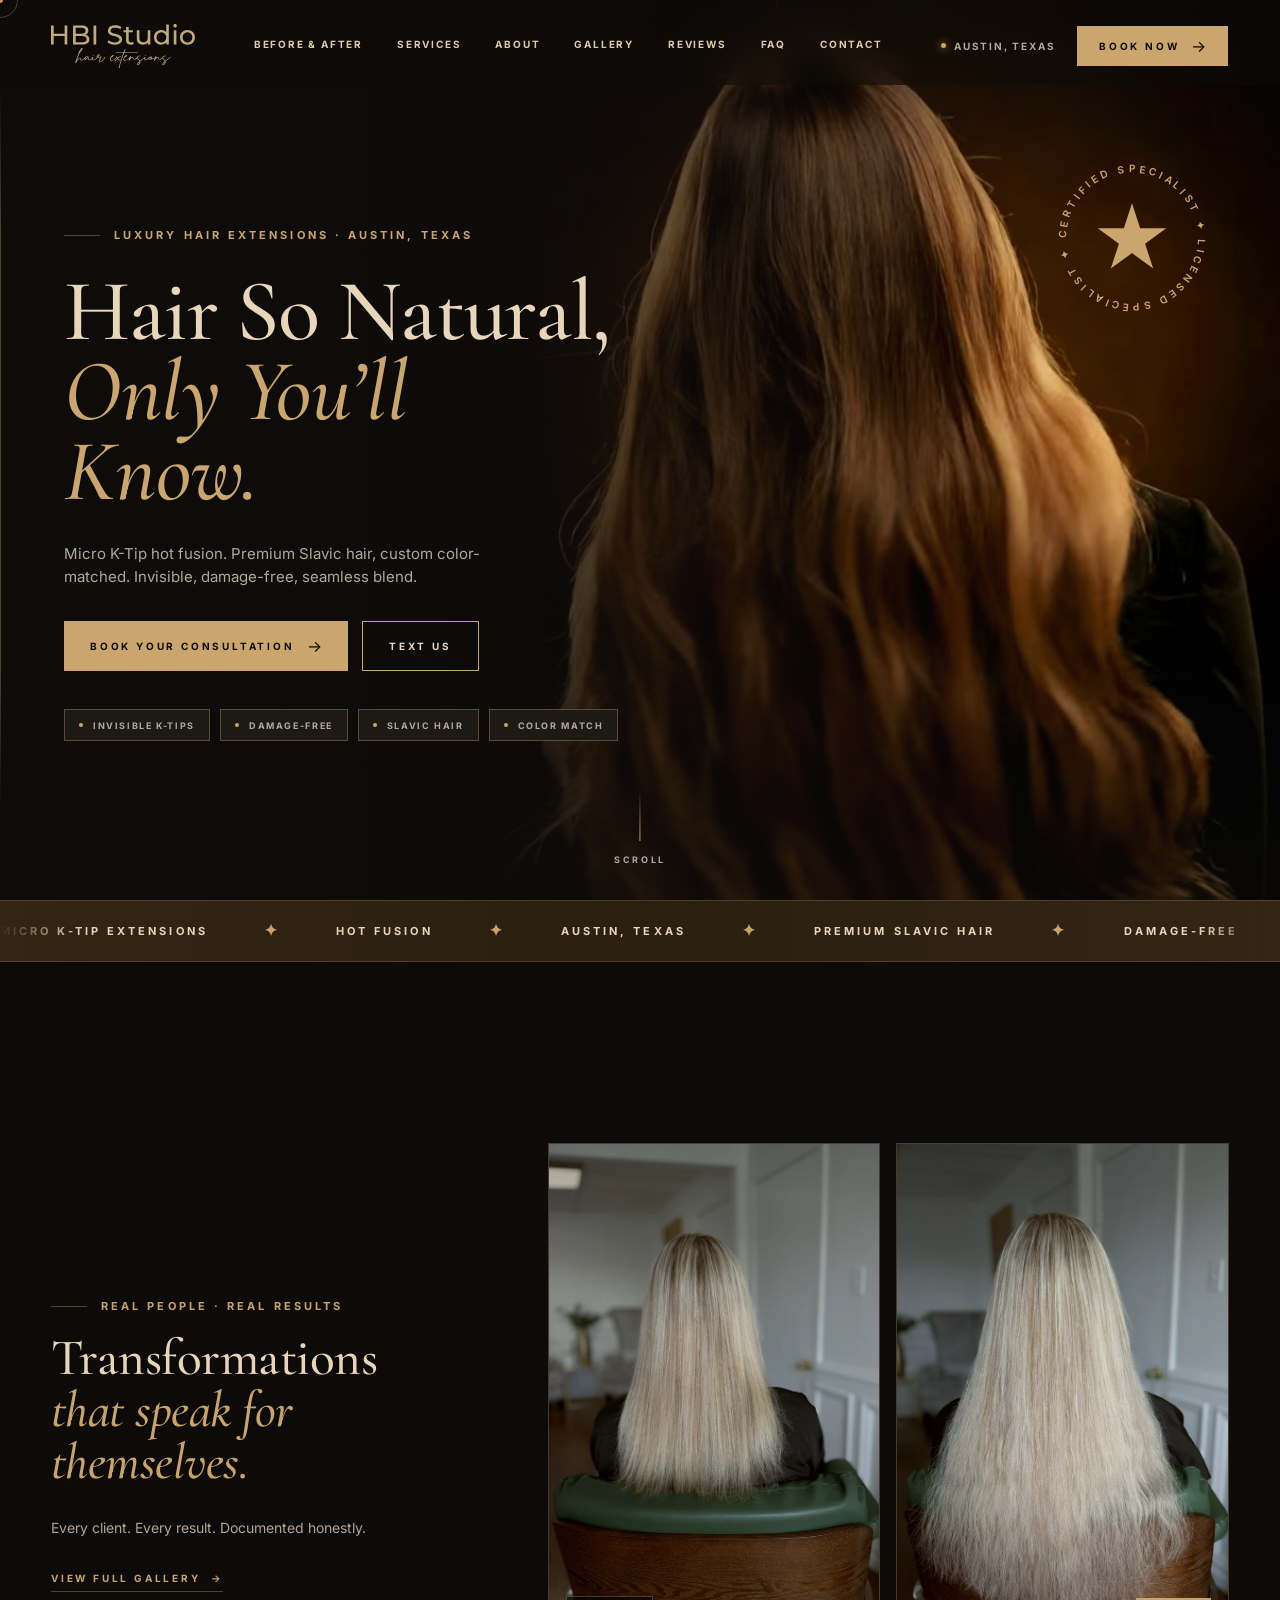
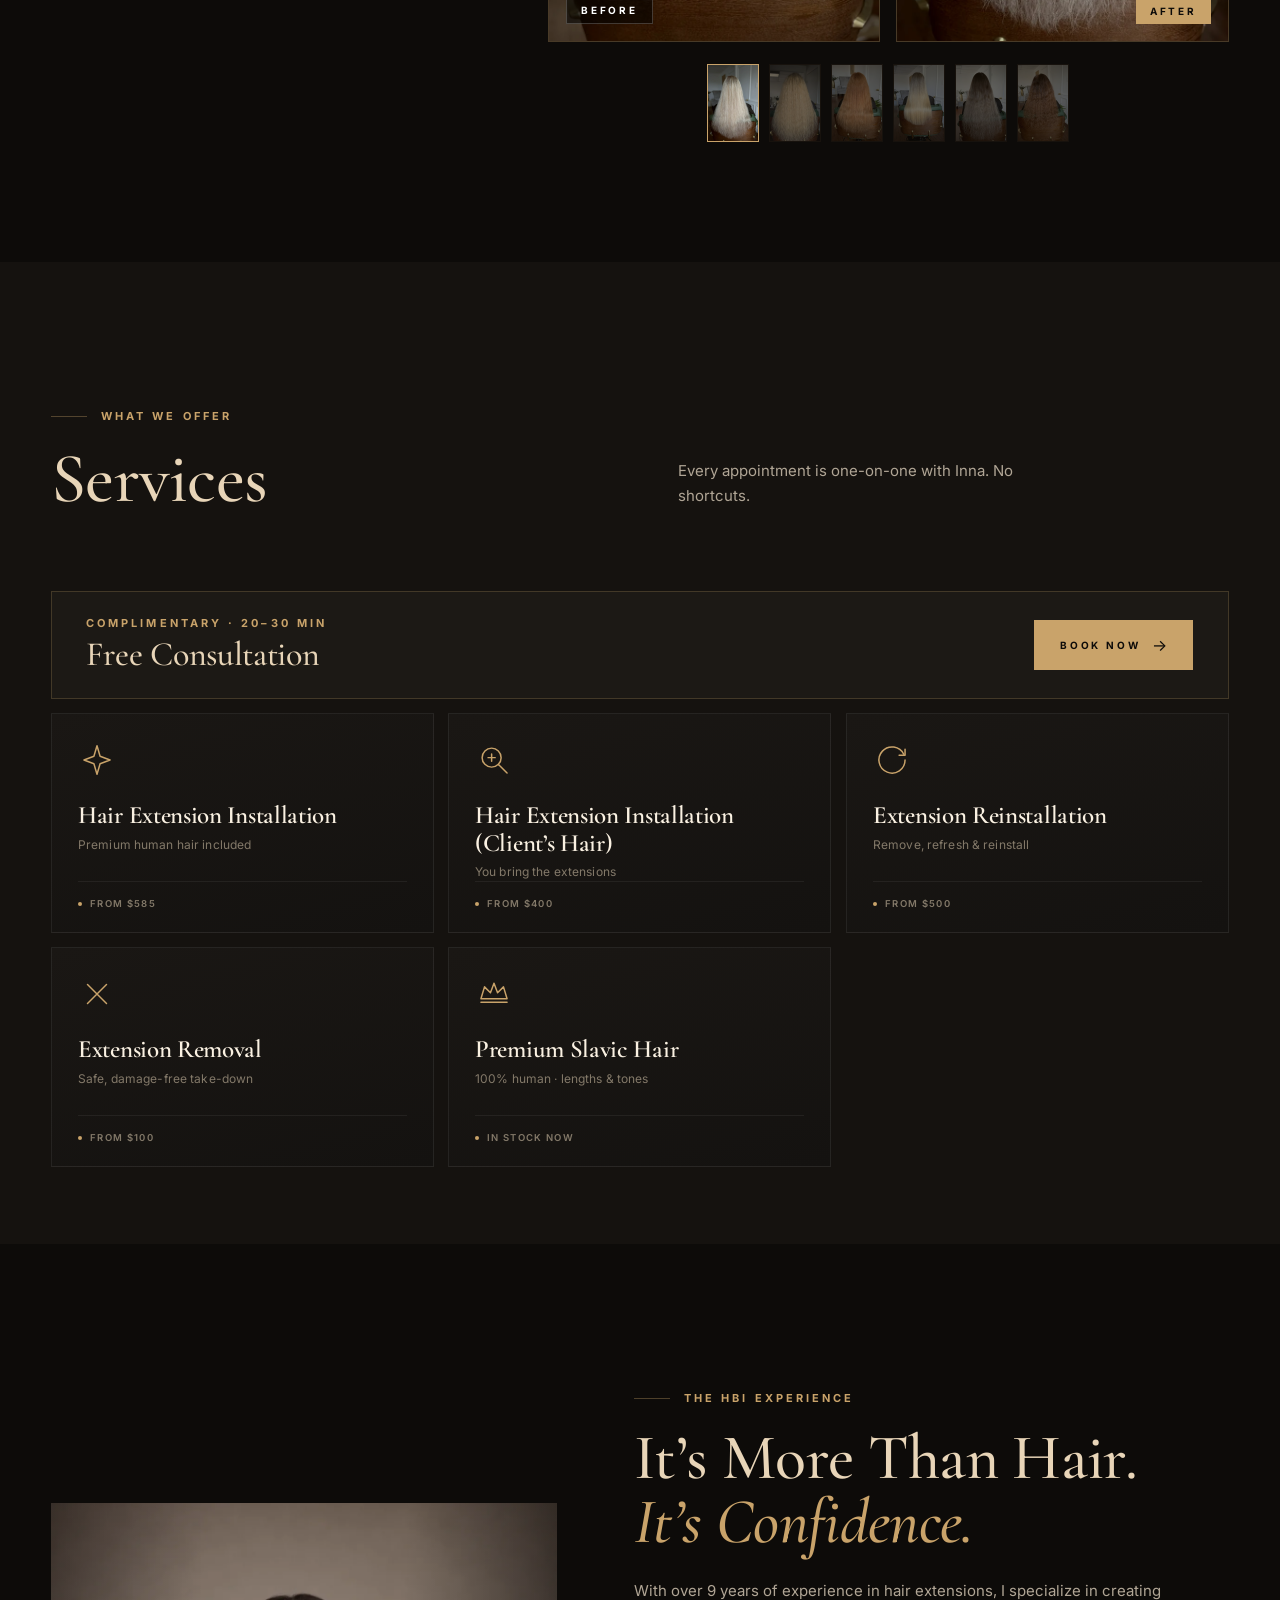
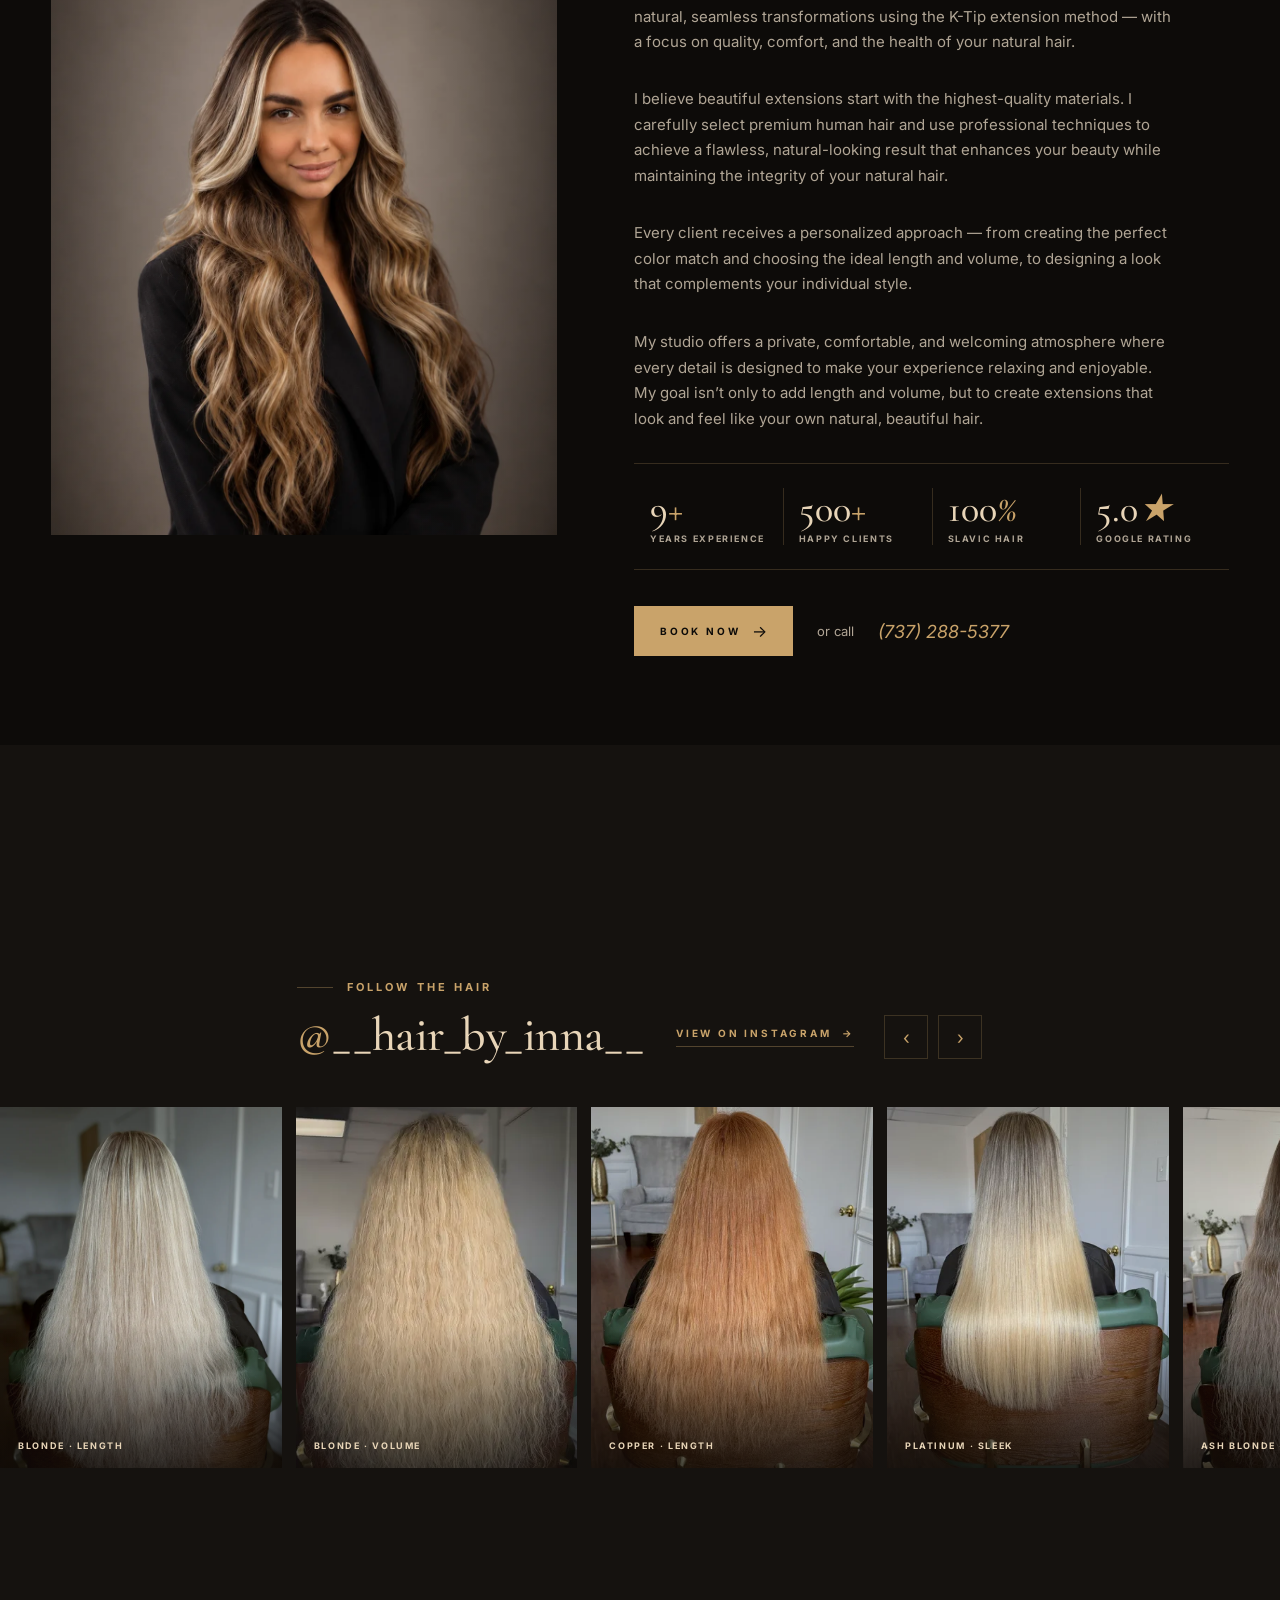
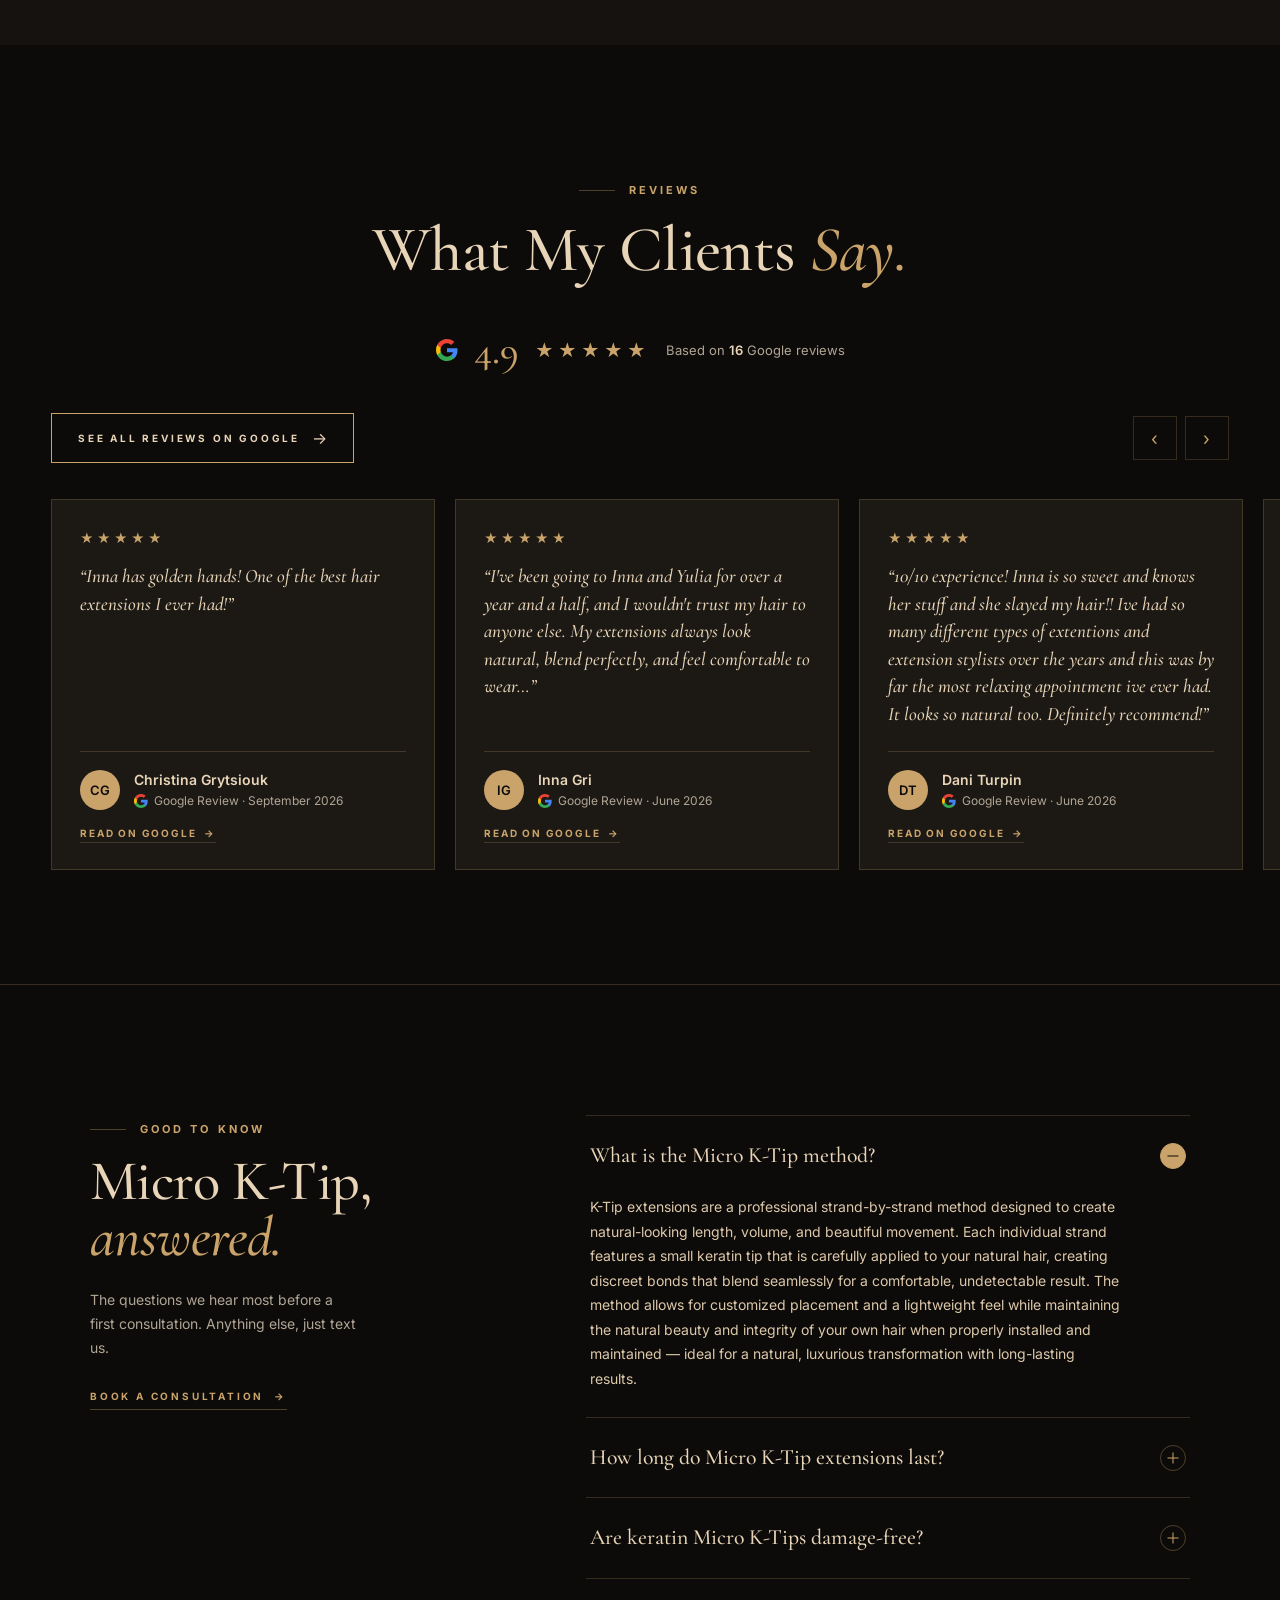
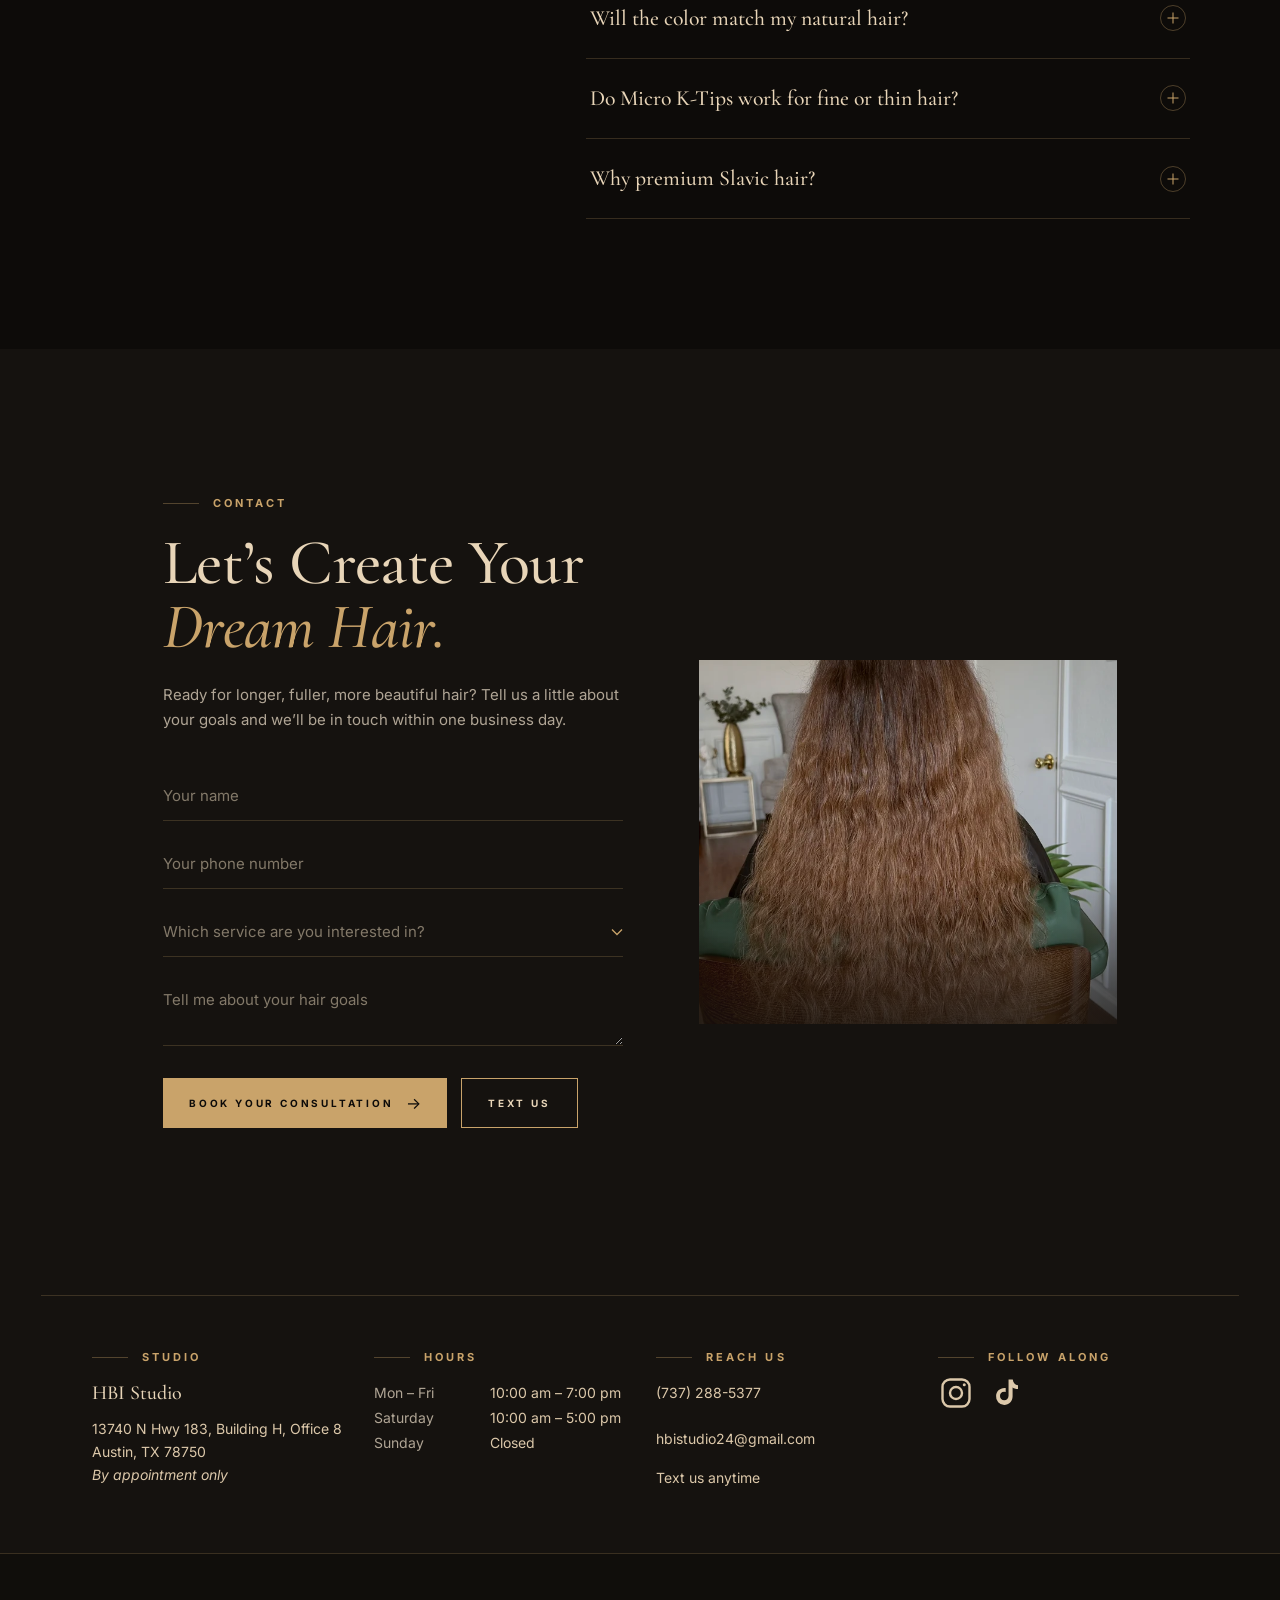
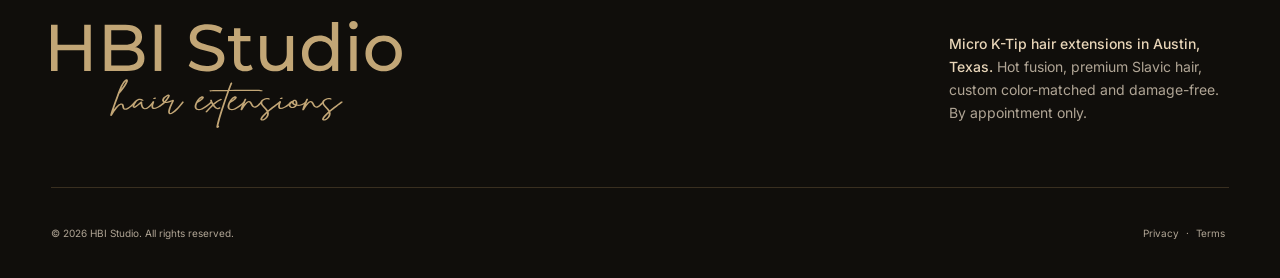
<file: site/index.html>
<!DOCTYPE html>
<html lang="en">
<head>
  <meta charset="UTF-8" />
  <meta name="viewport" content="width=device-width, initial-scale=1, viewport-fit=cover" />
  <title>HBI Studio — Micro K-Tip Hair Extensions · Austin, TX</title>
  <meta name="description" content="HBI Studio — a private hair extension studio in Austin, Texas specializing in the Micro K-Tip hot fusion method. Invisible, damage-free, keratin-bonded extensions in premium Slavic hair, custom color-matched." />
  <meta name="theme-color" content="#0D0B09" />
  <link rel="icon" type="image/svg+xml" href="favicon.svg" />

  <!-- Social sharing -->
  <meta property="og:type" content="website" />
  <meta property="og:site_name" content="HBI Studio" />
  <meta property="og:url" content="https://ovv16.github.io/hbi-studio/" />
  <link rel="canonical" href="https://ovv16.github.io/hbi-studio/" />
  <meta property="og:title" content="HBI Studio — Micro K-Tip Hair Extensions · Austin, TX" />
  <meta property="og:description" content="A private hair extension studio in Austin, Texas. Micro K-Tip hot fusion, premium Slavic hair, custom color-matched. Invisible, damage-free, seamless blend." />
  <meta property="og:image" content="https://ovv16.github.io/hbi-studio/logo/HBI-Studio-logo-gold.png" />
  <meta name="twitter:card" content="summary_large_image" />
  <meta name="twitter:title" content="HBI Studio — Micro K-Tip Hair Extensions · Austin, TX" />
  <meta name="twitter:description" content="Micro K-Tip hot fusion. Premium Slavic hair, custom color-matched. By appointment only — Austin, TX." />

  <script type="application/ld+json">
  {
    "@context": "https://schema.org",
    "@type": "HairSalon",
    "name": "HBI Studio",
    "description": "Private hair extension studio in Austin, Texas specializing in the Micro K-Tip hot fusion method with premium Slavic hair.",
    "telephone": "+17372885377",
    "email": "hbistudio24@gmail.com",
    "image": "logo/HBI-Studio-logo-gold.png",
    "priceRange": "$$",
    "address": {
      "@type": "PostalAddress",
      "streetAddress": "13740 N Hwy 183, Building H, Office 8",
      "addressLocality": "Austin",
      "addressRegion": "TX",
      "postalCode": "78750",
      "addressCountry": "US"
    },
    "openingHoursSpecification": [
      { "@type": "OpeningHoursSpecification", "dayOfWeek": ["Monday","Tuesday","Wednesday","Thursday","Friday"], "opens": "10:00", "closes": "19:00" },
      { "@type": "OpeningHoursSpecification", "dayOfWeek": "Saturday", "opens": "10:00", "closes": "17:00" }
    ],
    "sameAs": [
      "https://www.instagram.com/__hair_by_inna__/",
      "https://www.tiktok.com/@hbi_studio_atx",
      "https://maps.app.goo.gl/on6bKGeQYGcoW2rF8"
    ],
    "aggregateRating": { "@type": "AggregateRating", "ratingValue": "5.0", "reviewCount": "16" }
  }
  </script>
  <script type="application/ld+json">
  {
    "@context": "https://schema.org",
    "@type": "FAQPage",
    "mainEntity": [
      { "@type": "Question", "name": "What is the Micro K-Tip method?", "acceptedAnswer": { "@type": "Answer", "text": "K-Tip extensions are a professional strand-by-strand method that creates natural-looking length, volume, and movement. Each strand features a small keratin tip carefully applied to your natural hair, creating discreet bonds that blend seamlessly for a comfortable, undetectable result. It allows customized placement and a lightweight feel while maintaining the integrity of your own hair when properly installed and maintained." } },
      { "@type": "Question", "name": "How long do Micro K-Tip extensions last?", "acceptedAnswer": { "@type": "Answer", "text": "With proper care, high-quality Micro K-Tip extensions can be reused for 9–12 months or longer. We recommend a reinstallation every 3–3.5 months so they can be removed, refreshed, and reapplied. Longevity also depends on your at-home care routine, the products you use, and how gently you treat your extensions." } },
      { "@type": "Question", "name": "Are keratin Micro K-Tips damage-free?", "acceptedAnswer": { "@type": "Answer", "text": "Keratin Micro K-Tip extensions are a gentle, comfortable method when applied correctly by a trained professional. The small, lightweight keratin bonds distribute weight evenly and allow natural movement while minimizing stress on your natural hair. Proper installation, regular maintenance, and recommended aftercare are essential to keeping your hair healthy and achieving the best results." } },
      { "@type": "Question", "name": "Will the color match my natural hair?", "acceptedAnswer": { "@type": "Answer", "text": "Yes. We specialize in customized color matches for a seamless blend with your natural hair, including custom color mixes and complex color techniques. Whether your hair is a natural shade, highlighted, balayage, or a more complex color, we customize the extensions to blend beautifully." } },
      { "@type": "Question", "name": "Do Micro K-Tips work for fine or thin hair?", "acceptedAnswer": { "@type": "Answer", "text": "Yes — Micro K-Tip extensions can be an excellent option for fine or thin hair when applied correctly and customized to your natural hair. The small, discreet bonds allow precise placement and a natural blend without a bulky appearance. A professional consultation is essential to determine the right length, volume, and extension amount for your hair type." } },
      { "@type": "Question", "name": "Why premium Slavic hair?", "acceptedAnswer": { "@type": "Answer", "text": "Premium Slavic hair is known for its exceptional softness, natural shine, and luxurious quality. Its fine texture and smooth cuticle structure blend beautifully with many natural hair types. It is carefully selected for durability, beautiful movement, and its ability to maintain softness with proper care — an investment in a natural look, comfortable wear, and long-lasting results." } }
    ]
  }
  </script>

  <link rel="preconnect" href="https://fonts.googleapis.com" />
  <link rel="preconnect" href="https://fonts.gstatic.com" crossorigin />
  <link href="https://fonts.googleapis.com/css2?family=Cormorant+Garamond:ital,wght@0,400;0,500;0,600;1,400;1,500;1,600&family=Inter:wght@300;400;500;600;700&display=swap" rel="stylesheet" />
  <!-- Progressive enhancement for the reveal blocks. They may only start hidden
       once JavaScript is known to be running, so the stamp goes on here, before
       first paint. If main.js has not reported in within four seconds — blocked,
       failed, or still loading on a bad connection — the stamp comes off and
       every block is simply visible. -->
  <script>
    document.documentElement.classList.add('js');
    setTimeout(function () {
      if (!window.__hbiJs) document.documentElement.classList.remove('js');
    }, 4000);
  </script>
  <link rel="stylesheet" href="style.css?v=20260912-10" />

  <!-- ===== Micro K-Tip additions: USP strip + FAQ (scoped, reuses Dark Couture tokens) ===== -->
  <style>
    /* Keep the custom cursor on interactive elements (override default pointer) */
    html.cursor-on a, html.cursor-on button, html.cursor-on summary, html.cursor-on label,
    html.cursor-on .btn, html.cursor-on .link-gold, html.cursor-on .svc-link, html.cursor-on .page-btn,
    html.cursor-on .tweak-swatch, html.cursor-on .faq-item summary, html.cursor-on .usp-cell,
    html.cursor-on .ba-handle, html.cursor-on .ba-dot, html.cursor-on .nav-list a, html.cursor-on .mobile-list a {
      cursor: none !important;
    }
    @media (pointer: coarse) {
      .ba-handle { cursor: ew-resize !important; }
    }

    /* ===== Cinematic animated hero (bleed variant) ===== */
    .hero-cine { position: absolute; inset: 0; overflow: hidden; z-index: 0; }
    .hero-cine .cine-img,
    .hero-cine .cine-hair,
    .hero-cine video.cine-video {
      position: absolute; inset: 0; width: 100%; height: 100%;
      object-fit: cover; object-position: 50% 26%;
      will-change: transform;
    }
    .hero-cine .cine-img {
      transform-origin: 50% 32%;
      filter: brightness(0.9) contrast(1.03);
      animation: cineZoom 28s ease-in-out infinite alternate;
    }
    /* Duplicate of the photo, masked to the hair region, gently swaying =
       reads as long hair flowing in slow motion. */
    .hero-cine .cine-hair {
      transform-origin: 50% 0%;
      filter: brightness(0.9) contrast(1.04) blur(0.5px);
      -webkit-mask-image: linear-gradient(to bottom, transparent 30%, #000 50%, #000 92%, transparent 100%);
              mask-image: linear-gradient(to bottom, transparent 30%, #000 50%, #000 92%, transparent 100%);
      animation: cineSway 7.5s ease-in-out infinite alternate;
    }
    /* Warm near-black grade so the bright studio backdrop melts into Dark Couture */
    .hero-cine .cine-tone {
      position: absolute; inset: 0; pointer-events: none;
      background: radial-gradient(125% 135% at 40% 42%,
        rgba(70,54,30,.18) 0%,
        rgba(20,16,11,.55) 48%,
        rgba(13,11,9,.86) 78%,
        rgba(8,7,5,.96) 100%);
      mix-blend-mode: multiply;
    }
    .hero-cine .cine-vig {
      position: absolute; inset: 0; pointer-events: none;
      background:
        linear-gradient(105deg, rgba(13,11,9,.78) 0%, rgba(13,11,9,.28) 34%, transparent 56%),
        linear-gradient(to top, rgba(13,11,9,.55) 0%, transparent 32%);
    }
    .hero-cine .cine-sweep {
      position: absolute; inset: -25%;
      background: linear-gradient(115deg,
        transparent 40%,
        rgba(201,163,106,.10) 47%,
        rgba(232,213,184,.18) 51%,
        rgba(201,163,106,.08) 55%,
        transparent 62%);
      mix-blend-mode: screen; pointer-events: none;
      animation: cineSweep 11s ease-in-out infinite;
    }
    .hero-cine video.cine-video { display: none; z-index: 1; background: var(--ink); }
    .hero-cine.has-video video.cine-video { display: block; }
    .hero-cine.has-video .cine-img,
    .hero-cine.has-video .cine-hair,
    .hero-cine.has-video .cine-sweep,
    .hero-cine.has-video .cine-tone { display: none; }

    @keyframes cineZoom {
      from { transform: scale(1.05) translateY(0); }
      to   { transform: scale(1.16) translateY(-1.6%); }
    }
    @keyframes cineSway {
      0%   { transform: translateX(-1.1%) skewX(-1.2deg) scale(1.06); }
      50%  { transform: translateX(0.3%)  skewX(0.4deg)  scale(1.085); }
      100% { transform: translateX(1.2%)  skewX(1.2deg)  scale(1.06); }
    }
    @keyframes cineSweep {
      0%, 100% { transform: translateX(-22%); opacity: 0; }
      42%      { opacity: 1; }
      58%      { transform: translateX(22%);  opacity: 0; }
    }
    @media (prefers-reduced-motion: reduce) {
      .hero-cine .cine-img,
      .hero-cine .cine-hair,
      .hero-cine .cine-sweep { animation: none; }
      .hero-cine .cine-img { transform: scale(1.08); }
    }

    /* USP TRUST STRIP */
    .usp-strip {
      background: var(--ink);
      border-top: 1px solid var(--gold-line);
      border-bottom: 1px solid var(--gold-line);
      padding: clamp(40px, 5vw, 64px) var(--gutter);
    }
    .usp-inner {
      max-width: 1340px; margin: 0 auto;
    }
    .usp-head {
      text-align: center; margin-bottom: clamp(28px, 3.4vw, 44px);
    }
    .usp-head .eyebrow { justify-content: center; }
    .usp-head h2 {
      font-family: var(--serif); font-weight: 500;
      font-size: clamp(30px, 3.4vw, 46px); line-height: 1.04;
      letter-spacing: -.01em; color: var(--cream);
      margin: 18px 0 0; text-wrap: pretty;
    }
    .usp-head h2 .italic { color: var(--gold); }
    .usp-grid {
      display: grid;
      grid-template-columns: repeat(7, 1fr);
      gap: 1px;
      background: var(--gold-line);
      border: 1px solid var(--gold-line);
    }
    .usp-cell {
      background: var(--ink);
      padding: clamp(22px, 2vw, 30px) 16px;
      display: flex; flex-direction: column; align-items: center;
      text-align: center; gap: 14px;
      transition: background .3s ease;
    }
    .usp-cell:hover { background: var(--panel); }
    .usp-cell .usp-ico {
      width: 34px; height: 34px; color: var(--gold);
      display: flex; align-items: center; justify-content: center;
    }
    .usp-cell .usp-ico svg { width: 100%; height: 100%; }
    .usp-cell .usp-name {
      font-family: var(--serif); font-style: italic; font-weight: 500;
      font-size: 17px; line-height: 1.15; color: var(--cream);
    }
    .usp-cell .usp-sub {
      font: 400 11px/1.5 var(--sans); color: var(--mute);
      letter-spacing: .01em;
    }
    @media (max-width: 1100px) { .usp-grid { grid-template-columns: repeat(4, 1fr); } }
    @media (max-width: 720px)  { .usp-grid { grid-template-columns: repeat(2, 1fr); } }

    /* FAQ */
    .faq {
      background: var(--ink);
      padding: clamp(90px, 11vw, 130px) var(--gutter);
      border-top: 1px solid var(--gold-line);
    }
    .faq-wrap {
      max-width: 1100px; margin: 0 auto;
      display: grid; grid-template-columns: 0.82fr 1.18fr;
      gap: clamp(40px, 6vw, 88px); align-items: start;
    }
    .faq-head .eyebrow { margin-bottom: 18px; }
    .faq-head h2 {
      font-family: var(--serif); font-weight: 500;
      font-size: clamp(38px, 4.4vw, 60px); line-height: 1; letter-spacing: -.01em;
      color: var(--cream); margin: 0 0 22px; text-wrap: pretty;
    }
    .faq-head h2 .italic { color: var(--gold); display: block; }
    .faq-head p {
      font: 400 14px/1.7 var(--sans); color: var(--mute); max-width: 30ch;
      margin: 0 0 26px;
    }
    .faq-list { border-top: 1px solid var(--gold-line); }
    .faq-item { border-bottom: 1px solid var(--gold-line); }
    .faq-item summary {
      list-style: none;
      display: flex; align-items: center; justify-content: space-between; gap: 24px;
      padding: 26px 4px;
      font-family: var(--serif); font-weight: 500; font-size: clamp(19px, 1.7vw, 24px);
      line-height: 1.25; color: var(--cream);
      transition: color .25s ease;
    }
    .faq-item summary::-webkit-details-marker { display: none; }
    .faq-item summary:hover { color: var(--gold); }
    .faq-item .faq-sign {
      flex: 0 0 auto; width: 26px; height: 26px; position: relative;
      border: 1px solid var(--gold-dim); border-radius: 50%;
      transition: background .25s ease, border-color .25s ease;
    }
    .faq-item .faq-sign::before,
    .faq-item .faq-sign::after {
      content: ""; position: absolute; left: 50%; top: 50%;
      background: var(--gold); transform: translate(-50%, -50%);
      transition: opacity .25s ease, transform .25s ease;
    }
    .faq-item .faq-sign::before { width: 11px; height: 1px; }
    .faq-item .faq-sign::after  { width: 1px; height: 11px; }
    .faq-item[open] .faq-sign { background: var(--gold); border-color: var(--gold); }
    .faq-item[open] .faq-sign::before,
    .faq-item[open] .faq-sign::after { background: var(--ink); }
    .faq-item[open] .faq-sign::after { transform: translate(-50%, -50%) rotate(90deg); opacity: 0; }
    .faq-item .faq-a {
      padding: 0 40px 26px 4px;
      font: 400 14px/1.75 var(--sans); color: var(--cream-2);
      max-width: 64ch;
    }
    @media (max-width: 860px) {
      .faq-wrap { grid-template-columns: 1fr; gap: 36px; }
    }
  </style>
</head>
<body data-hero="split" data-grain="on" data-marquee="on">

  <!-- Preloader -->
  <div class="preloader" id="preloader" role="status" aria-label="Loading">
    <div class="pl-inner">
      <div class="pl-logo" aria-label="HBI Studio">
        <span class="pl-logo-layer pl-logo-base"></span>
        <span class="pl-logo-layer pl-logo-fill"></span>
      </div>
    </div>
  </div>

  <a class="skip-link" href="#main">Skip to content</a>

  <!-- Grain overlay -->
  <div class="grain" aria-hidden="true"></div>

  <!-- Custom cursor -->
  <div class="cursor-ring" id="cursorRing" aria-hidden="true"></div>
  <div class="cursor-dot" id="cursorDot" aria-hidden="true"></div>

  <!-- ============================ HEADER / NAV ============================ -->
  <header class="site-header" id="siteHeader" aria-label="Primary">
    <div class="nav-wrap">
      <a href="#top" class="brand" aria-label="HBI Studio home">
        <img class="brand-logo" src="assets/logo.svg" alt="HBI Studio" />
      </a>

      <nav class="primary-nav" aria-label="Main navigation">
        <ul class="nav-list">
          <li><a href="#before-after">Before &amp; After</a></li>
          <li><a href="#services">Services</a></li>
          <li><a href="#about">About</a></li>
          <li><a href="#gallery">Gallery</a></li>
          <li><a href="#reviews">Reviews</a></li>
          <li><a href="#faq">FAQ</a></li>
          <li><a href="#contact">Contact</a></li>
        </ul>
      </nav>

      <div class="nav-meta" style="margin: 7px 0px 0px">
        <span class="nav-location"><span class="dot"></span>Austin, Texas</span>
        <a href="#contact" class="btn btn-gold btn-sm">Book Now <span class="arrow">→</span></a>
        <button class="hamburger" id="hamburger" aria-label="Open menu" aria-expanded="false" aria-controls="mobileMenu">
          <span></span><span></span><span></span>
        </button>
      </div>
    </div>
  </header>

  <!-- Mobile menu -->
  <div class="mobile-menu" id="mobileMenu" data-open="false" role="dialog" aria-modal="true" aria-label="Mobile menu">
    <ul class="mobile-list">
      <li><a href="#before-after"><span class="ml-txt">Before &amp; After</span></a></li>
      <li><a href="#services"><span class="ml-txt">Services</span></a></li>
      <li><a href="#about"><span class="ml-txt">About</span></a></li>
      <li><a href="#gallery"><span class="ml-txt">Gallery</span></a></li>
      <li><a href="#reviews"><span class="ml-txt">Reviews</span></a></li>
      <li><a href="#faq"><span class="ml-txt">FAQ</span></a></li>
      <li><a href="#contact"><span class="ml-txt">Contact</span></a></li>
    </ul>
  </div>

  <main id="main">

    <!-- ============================ HERO ============================ -->
    <section class="hero" id="top" aria-label="Introduction">

      <!-- Variant A: Split -->
      <div class="hero-split">
        <div class="hero-copy">
          <span class="hero-eyebrow eyebrow reveal">Luxury Hair Extensions · Austin, Texas</span>
          <h1 class="reveal" data-delay="120">
            <span class="line">Hair So Natural,</span>
            <span class="line italic">Only You&rsquo;ll<br/>Know.</span>
          </h1>
          <p class="hero-sub reveal" data-delay="320">
            Micro K-Tip hot fusion. Premium Slavic hair, custom color-matched. Invisible, damage-free, seamless blend.
          </p>
          <div class="hero-ctas reveal" data-delay="420">
            <a href="#contact" class="btn btn-gold">Book Your Consultation <span class="arrow">→</span></a>
            <a href="sms:+17372885377" class="btn btn-ghost">Text Us</a>
          </div>
          <ul class="hero-pills reveal" data-delay="520" aria-label="Studio features">
            <li class="hero-pill"><span class="pip"></span>Invisible K-Tips</li>
            <li class="hero-pill"><span class="pip"></span>Damage-Free</li>
            <li class="hero-pill"><span class="pip"></span>Slavic Hair</li>
            <li class="hero-pill"><span class="pip"></span>Color Match</li>
          </ul>
        </div>
        <div class="hero-photo">
          <div class="hero-cine" id="heroCine">
            <!-- Slow-motion VIDEO: drop a <source> in here (back-facing, long-hair
                 slow-mo clip) and it auto-plays over the still. muted+loop+playsinline. -->
            <video class="cine-video" muted loop playsinline preload="none" data-src="assets/hero-luxe.webm" data-src-mobile="assets/hero-ad-natural-720.webm"></video>
            <!-- Animated still fallback — shows instantly and whenever the video is skipped (save-data / 2G) -->
            <img class="cine-img" src="assets/hero-fallback.webp" srcset="assets/hero-fallback-800.webp 800w, assets/hero-fallback.webp 1920w" sizes="(max-width: 980px) 100vw, 62vw" alt="Back view of long, flowing Micro K-Tip hair extensions in premium Slavic hair — Austin, TX" loading="eager" />
            <img class="cine-hair" src="assets/hero-fallback.webp" srcset="assets/hero-fallback-800.webp 800w, assets/hero-fallback.webp 1920w" sizes="(max-width: 980px) 100vw, 62vw" alt="" aria-hidden="true" loading="lazy" />
            <span class="cine-tone" aria-hidden="true"></span>
            <span class="cine-sweep" aria-hidden="true"></span>
            <span class="cine-vig" aria-hidden="true"></span>
          </div>
          <div class="photo-grad-l" aria-hidden="true"></div>
          <div class="photo-grad-v" aria-hidden="true"></div>
          <div class="seal" aria-hidden="true" data-om-id="888474fa:87">
            <svg viewBox="0 0 200 200" class="seal-svg">
              <defs>
                <path id="sealLoop" d="M100,100 m-78,0 a78,78 0 1,1 156,0 a78,78 0 1,1 -156,0" />
              </defs>
              <text class="seal-text">
                <textPath href="#sealLoop" startOffset="0" textLength="490">CERTIFIED SPECIALIST ✦ LICENSED SPECIALIST ✦  </textPath>
              </text>
              <g style="transform-origin: 100px 100px;">
                <polygon class="seal-star"
                  points="100,68 107.3,90.5 130.9,90.5 111.8,104.5 119.1,127 100,113 80.9,127 88.2,104.5 69.1,90.5 92.7,90.5" />
              </g>
            </svg>
          </div>
          <div class="scroll-cue" aria-hidden="true">
            <span class="line"></span>
            <span class="label">Scroll</span>
          </div>
        </div>
      </div>

      <!-- Variant B: Full-bleed -->
      <div class="hero-bleed">
        <div class="bleed-photo">
          <img src="assets/results/ba-04-after-1400.webp?v=20260912-2" srcset="assets/results/ba-04-after-700.webp?v=20260912-2 700w, assets/results/ba-04-after-1000.webp?v=20260912-2 1000w, assets/results/ba-04-after-1400.webp?v=20260912-2 1400w" sizes="(max-width: 980px) 100vw, 62vw" width="1400" height="2488" alt="Back view of long, flowing Micro K-Tip hair extensions — Austin, TX" loading="lazy" />
        </div>
        <div class="bleed-content">
          <span class="eyebrow center reveal">Micro K-Tip Hair Extensions · Austin, Texas</span>
          <p class="hero-h1 reveal" data-delay="120" style="margin-top:32px;">
            Longer. Fuller.
            <span class="italic">Unapologetically You.</span>
          </p>
          <p class="hero-sub reveal" data-delay="320">
            Micro K-Tip hot fusion. Premium Slavic hair, custom color. Invisible, damage-free, seamless blend.
          </p>
          <div class="hero-ctas reveal" data-delay="420">
            <a href="#contact" class="btn btn-gold">Book Your Consultation <span class="arrow">→</span></a>
            <a href="sms:+17372885377" class="btn btn-ghost">Text Us</a>
          </div>
          <div class="seal" aria-hidden="true">
            <svg viewBox="0 0 200 200" class="seal-svg">
              <defs>
                <path id="sealLoop2" d="M100,100 m-78,0 a78,78 0 1,1 156,0 a78,78 0 1,1 -156,0" />
              </defs>
              <text class="seal-text">
                <textPath href="#sealLoop2" startOffset="0" textLength="490">CERTIFIED SPECIALIST ✦ LICENSED SPECIALIST ✦  </textPath>
              </text>
              <polygon class="seal-star"
                points="100,68 107.3,90.5 130.9,90.5 111.8,104.5 119.1,127 100,113 80.9,127 88.2,104.5 69.1,90.5 92.7,90.5" />
            </svg>
          </div>
        </div>
        <div class="hero-meta">
          <div class="meta-cell"><span class="k">Method</span><span class="v italic">Micro K-Tips</span></div>
          <div class="meta-cell"><span class="k">Hair Source</span><span class="v">Slavic</span></div>
          <div class="meta-cell"><span class="k">Color</span><span class="v italic">Custom Match</span></div>
          <div class="meta-cell"><span class="k">Wear Time</span><span class="v">10–14 Weeks</span></div>
        </div>
      </div>

      <!-- Variant C: Editorial -->
      <div class="hero-editorial">
        <div class="ed-left">
          <span class="ed-num">No. 001 / Volume MMXXVI</span>
          <p class="hero-h1 reveal" data-delay="120">
            <span class="line-1">Longer.</span>
            <span class="line-1">Fuller.</span>
            <span class="line-2">Unapologetic.</span>
          </p>
          <p class="ed-sub reveal" data-delay="320">
            A private Austin studio for Micro K-Tip extensions, custom color and the kind of seamless, damage-free transformation that feels entirely your own.
          </p>
          <div class="ed-ctas reveal" data-delay="420">
            <a href="#contact" class="btn btn-gold">Book Consultation <span class="arrow">→</span></a>
            <a href="sms:+17372885377" class="btn btn-ghost">Text Us</a>
          </div>
          <div class="ed-foot">
            <span class="k">Studio</span>
            <span class="v">Austin, TX</span>
            <span class="k">Est.</span>
            <span class="v">2019</span>
          </div>
        </div>
        <div class="ed-right">
          <img src="assets/hero-portrait.webp" alt="HBI Studio client portrait" loading="lazy" />
          <div class="ed-stamp">
            <span class="big">9+</span>
            <span class="sm">Years of Craft</span>
          </div>
        </div>
      </div>

    </section>

    <!-- ============================ MARQUEE ============================ -->
    <div class="marquee" aria-hidden="true">
      <div class="marquee-track" id="marqueeTrack">
        <!-- duplicated by JS for seamless loop -->
        <span class="marquee-item">Micro K-Tip Extensions <span class="star">✦</span></span>
        <span class="marquee-item">Hot Fusion <span class="star">✦</span></span>
        <span class="marquee-item">Austin, Texas <span class="star">✦</span></span>
        <span class="marquee-item">Premium Slavic Hair <span class="star">✦</span></span>
        <span class="marquee-item">Damage-Free <span class="star">✦</span></span>
        <span class="marquee-item">Custom Color Match <span class="star">✦</span></span>
      </div>
    </div>

    <!-- ============================ BEFORE / AFTER ============================ -->
    <section class="before-after" id="before-after" aria-label="Before and after transformations">
      <div class="ba-grid">
        <div class="ba-copy">
          <span class="eyebrow reveal">Real People · Real Results</span>
          <h2 class="reveal" data-delay="100">
            Transformations
            <span class="italic">that speak for themselves.</span>
          </h2>
          <p class="reveal" data-delay="200">Every client. Every result. Documented honestly.</p>
          <a href="#gallery" class="link-gold reveal" data-delay="300">View Full Gallery <span class="arrow">→</span></a>
        </div>

        <div class="ba-stage-wrap reveal" data-delay="120" style="position:relative;">
          <div class="ba-stage" id="baStage" data-pair="0" role="tabpanel" aria-label="Before and after comparison">
            <!-- Base layer shows through on the right (After); the left-anchored overlay reveals the Before shot -->
            <img class="ba-after-img" id="baAfterImg" src="assets/results/ba-01-after-1400.webp?v=20260912-2" srcset="assets/results/ba-01-after-700.webp?v=20260912-2 700w, assets/results/ba-01-after-1000.webp?v=20260912-2 1000w, assets/results/ba-01-after-1400.webp?v=20260912-2 1400w" sizes="(max-width: 880px) 92vw, 48vw" width="1400" height="2490" alt="The same client after a Micro K-Tip installation" />
            <div class="ba-after" id="baAfter">
              <img class="ba-before-img" id="baBeforeImg" src="assets/results/ba-01-before-1400.webp?v=20260912-2" srcset="assets/results/ba-01-before-700.webp?v=20260912-2 700w, assets/results/ba-01-before-1000.webp?v=20260912-2 1000w, assets/results/ba-01-before-1400.webp?v=20260912-2 1400w" sizes="(max-width: 880px) 92vw, 48vw" width="1400" height="2490" alt="Client's natural hair before Micro K-Tip extensions" />
            </div>
            <span class="ba-tag before">Before</span>
            <span class="ba-tag after">After</span>
            <div class="ba-handle" id="baHandle">
              <div class="ba-knob"><span>‹ ›</span></div>
            </div>
          </div>
          <div class="ba-dots" id="baDots" role="tablist" aria-label="Before-after pairs">
            <button class="ba-dot is-active" data-pair="0" role="tab" aria-selected="true" aria-controls="baStage" tabindex="0" aria-label="Result 1 of 6 &#8212; light blonde, added length">
              <img src="assets/results/ba-01-after-400.webp?v=20260912-2" width="400" height="712" alt="" loading="lazy" />
            </button>
            <button class="ba-dot" data-pair="1" role="tab" aria-selected="false" aria-controls="baStage" tabindex="-1" aria-label="Result 2 of 6 &#8212; blonde, added length and volume">
              <img src="assets/results/ba-02-after-400.webp?v=20260912-2" width="400" height="712" alt="" loading="lazy" />
            </button>
            <button class="ba-dot" data-pair="2" role="tab" aria-selected="false" aria-controls="baStage" tabindex="-1" aria-label="Result 3 of 6 &#8212; copper, full length">
              <img src="assets/results/ba-03-after-400.webp?v=20260912-2" width="400" height="712" alt="" loading="lazy" />
            </button>
            <button class="ba-dot" data-pair="3" role="tab" aria-selected="false" aria-controls="baStage" tabindex="-1" aria-label="Result 4 of 6 &#8212; platinum blonde, sleek finish">
              <img src="assets/results/ba-04-after-400.webp?v=20260912-2" width="400" height="712" alt="" loading="lazy" />
            </button>
            <button class="ba-dot" data-pair="4" role="tab" aria-selected="false" aria-controls="baStage" tabindex="-1" aria-label="Result 5 of 6 &#8212; ash blonde, long waves">
              <img src="assets/results/ba-05-after-400.webp?v=20260912-2" width="400" height="712" alt="" loading="lazy" />
            </button>
            <button class="ba-dot" data-pair="5" role="tab" aria-selected="false" aria-controls="baStage" tabindex="-1" aria-label="Result 6 of 6 &#8212; auburn, long waves">
              <img src="assets/results/ba-06-after-400.webp?v=20260912-2" width="400" height="712" alt="" loading="lazy" />
            </button>
          </div>
        </div>
      </div>
    </section>

    <!-- ============================ SERVICES ============================ -->
    <section class="services" id="services" aria-label="Services">
      <div class="svc-wrap">
        <div class="svc-head">
          <div>
            <span class="eyebrow reveal">What we offer</span>
            <h2 class="reveal" data-delay="100">Services</h2>
          </div>
          <div class="svc-aside">
            <p class="reveal" data-delay="180">Every appointment is one-on-one with Inna. No shortcuts.</p>
          </div>
        </div>

        <!-- Free consultation — lead CTA band -->
        <div class="svc-consult reveal" data-delay="40" role="button" tabindex="0" data-svc="consultation" aria-label="Open Free Consultation details">
          <div class="svc-consult-main">
            <span class="eyebrow no-line">Complimentary &middot; 20–30 min</span>
            <h3 class="svc-consult-title">Free Consultation</h3>
          </div>
          <span class="btn btn-gold svc-consult-btn">Book Now <span class="arrow">→</span></span>
        </div>

        <div class="svc2-grid">

          <!-- Installation (Hair Included) -->
          <button class="svc2-card reveal" data-delay="60" data-svc="install" aria-label="Open Hair Extension Installation details">
            <span class="svc2-line" aria-hidden="true"></span>
            <span class="svc2-icon" aria-hidden="true">
              <svg viewBox="0 0 32 32" fill="none" stroke="currentColor" stroke-width="1.25"><path d="M16 4l2.6 8.8L27 16l-8.4 3.2L16 28l-2.6-8.8L5 16l8.4-3.2z" stroke-linejoin="round"/></svg>
            </span>
            <span class="svc2-name">Hair Extension Installation</span>
            <span class="svc2-tag">Premium human hair included</span>
            <span class="svc2-foot">
              <span class="svc2-meta"><i class="svc2-dot"></i>From $585</span>
              <span class="svc2-arrow">View <span aria-hidden="true">→</span></span>
            </span>
          </button>

          <!-- Installation — Client's own hair -->
          <button class="svc2-card reveal" data-delay="120" data-svc="installown" aria-label="Open Installation With Your Own Hair details">
            <span class="svc2-line" aria-hidden="true"></span>
            <span class="svc2-icon" aria-hidden="true">
              <svg viewBox="0 0 32 32" fill="none" stroke="currentColor" stroke-width="1.25"><circle cx="14" cy="14" r="8"/><path d="M20 20l7 7" stroke-linecap="round"/><path d="M11 14h6M14 11v6" stroke-linecap="round"/></svg>
            </span>
            <span class="svc2-name">Hair Extension Installation (Client’s Hair)</span>
            <span class="svc2-tag">You bring the extensions</span>
            <span class="svc2-foot">
              <span class="svc2-meta"><i class="svc2-dot"></i>From $400</span>
              <span class="svc2-arrow">View <span aria-hidden="true">→</span></span>
            </span>
          </button>

          <!-- Reinstallation -->
          <button class="svc2-card reveal" data-delay="170" data-svc="reinstall" aria-label="Open Extension Reinstallation details">
            <span class="svc2-line" aria-hidden="true"></span>
            <span class="svc2-icon" aria-hidden="true">
              <svg viewBox="0 0 32 32" fill="none" stroke="currentColor" stroke-width="1.25"><path d="M27 16a11 11 0 1 1-1.1-4.8" stroke-linecap="round"/><path d="M27 7v5h-5" stroke-linecap="round" stroke-linejoin="round"/></svg>
            </span>
            <span class="svc2-name">Extension Reinstallation</span>
            <span class="svc2-tag">Remove, refresh &amp; reinstall</span>
            <span class="svc2-foot">
              <span class="svc2-meta"><i class="svc2-dot"></i>From $500</span>
              <span class="svc2-arrow">View <span aria-hidden="true">→</span></span>
            </span>
          </button>

          <!-- Removal -->
          <button class="svc2-card reveal" data-delay="220" data-svc="removal" aria-label="Open Extension Removal details">
            <span class="svc2-line" aria-hidden="true"></span>
            <span class="svc2-icon" aria-hidden="true">
              <svg viewBox="0 0 32 32" fill="none" stroke="currentColor" stroke-width="1.25"><path d="M8 8l16 16M24 8L8 24" stroke-linecap="round"/></svg>
            </span>
            <span class="svc2-name">Extension Removal</span>
            <span class="svc2-tag">Safe, damage-free take-down</span>
            <span class="svc2-foot">
              <span class="svc2-meta"><i class="svc2-dot"></i>From $100</span>
              <span class="svc2-arrow">View <span aria-hidden="true">→</span></span>
            </span>
          </button>

          <!-- Slavic hair -->
          <button class="svc2-card reveal" data-delay="270" data-svc="slavic" aria-label="Open Premium Slavic Hair details">
            <span class="svc2-line" aria-hidden="true"></span>
            <span class="svc2-icon" aria-hidden="true">
              <svg viewBox="0 0 32 32" fill="none" stroke="currentColor" stroke-width="1.25"><path d="M5 20h22l-3-10-5 5-3-8-3 8-5-5Z" stroke-linejoin="round"/><path d="M5 23h22" stroke-linecap="round"/></svg>
            </span>
            <span class="svc2-name">Premium Slavic Hair</span>
            <span class="svc2-tag">100% human · lengths &amp; tones</span>
            <span class="svc2-foot">
              <span class="svc2-meta"><i class="svc2-dot"></i>In stock now</span>
              <span class="svc2-arrow">View <span aria-hidden="true">→</span></span>
            </span>
          </button>

        </div>
      </div>
    </section>

    <!-- ============================ SERVICE MODAL ============================ -->
    <div class="svc-modal-overlay" id="svcModal" role="dialog" aria-modal="true" aria-label="Service details">
      <div class="svc-modal" id="svcModalBox">
        <div class="svc-modal-photo" id="modalPhoto">
          <div class="svc-modal-badge">
            <span class="svc-badge-label">Duration</span>
            <span class="svc-badge-val" id="modalDuration"></span>
          </div>
        </div>
        <div class="svc-modal-content">
          <button class="svc-modal-close" id="svcModalClose" aria-label="Close">&#x2715;</button>
          <span class="svc-modal-pill" id="modalPill"></span>
          <h3 class="svc-modal-title" id="modalTitle"></h3>
          <span class="svc-modal-price" id="modalPrice"></span>
          <div class="svc-modal-divider"></div>
          <p class="svc-modal-desc" id="modalDesc"></p>
          <ul class="svc-modal-features" id="modalFeatures"></ul>
          <div class="svc-modal-footer">
            <a href="#contact" class="svc-modal-cta" id="svcModalCta">Book this service</a>
            <p class="svc-modal-micro">Austin, TX &middot; (737) 288-5377</p>
          </div>
        </div>
      </div>
    </div>

    <!-- ============================ ABOUT / EXPERIENCE ============================ -->
    <section class="experience" id="about" aria-label="The HBI experience">
      <div class="exp-grid">
        <div class="exp-portrait reveal">
          <img src="assets/founder-portrait.webp" alt="Founder and stylist portrait" loading="lazy" />
        </div>

        <div class="exp-content">
          <span class="eyebrow reveal">The HBI Experience</span>
          <h2 class="reveal" data-delay="100">
            It&rsquo;s More Than Hair.
            <span class="italic">It&rsquo;s Confidence.</span>
          </h2>
          <p class="reveal" data-delay="200">
            With over 9 years of experience in hair extensions, I specialize in creating natural, seamless transformations using the K-Tip extension method — with a focus on quality, comfort, and the health of your natural hair.
          </p>
          <p class="reveal" data-delay="260">
            I believe beautiful extensions start with the highest-quality materials. I carefully select premium human hair and use professional techniques to achieve a flawless, natural-looking result that enhances your beauty while maintaining the integrity of your natural hair.
          </p>
          <p class="reveal" data-delay="320">
            Every client receives a personalized approach — from creating the perfect color match and choosing the ideal length and volume, to designing a look that complements your individual style.
          </p>
          <p class="reveal" data-delay="380">
            My studio offers a private, comfortable, and welcoming atmosphere where every detail is designed to make your experience relaxing and enjoyable. My goal isn&rsquo;t only to add length and volume, but to create extensions that look and feel like your own natural, beautiful hair.
          </p>

          <div class="exp-stats reveal" data-delay="280">
            <div class="exp-stat"><span class="n">9<span class="italic">+</span></span><span class="l">Years Experience</span></div>
            <div class="exp-stat"><span class="n">500<span class="italic">+</span></span><span class="l">Happy Clients</span></div>
            <div class="exp-stat"><span class="n">100<span class="italic">%</span></span><span class="l">Slavic Hair</span></div>
            <a class="exp-stat exp-stat-link" href="https://maps.app.goo.gl/on6bKGeQYGcoW2rF8" target="_blank" rel="noopener" aria-label="View HBI Studio on Google Maps — 5 star rating"><span class="n">5.0<span class="italic">★</span></span><span class="l">Google Rating</span></a>
          </div>

          <div class="exp-cta-row reveal" data-delay="360">
            <a href="#contact" class="btn btn-gold">Book Now <span class="arrow">→</span></a>
            <span class="or">or call</span>
            <a href="tel:+17372885377" class="phone" style="font-family: Inter; font-size: 18px">(737) 288-5377</a>
          </div>
        </div>
      </div>
    </section>

    <!-- ============================ GALLERY ============================ -->
    <section class="gallery" id="gallery" aria-label="Gallery">
      <div class="gallery-head">
        <div>
          <span class="eyebrow reveal">Follow the Hair</span>
          <h2 class="reveal" data-delay="100"><a href="https://www.instagram.com/__hair_by_inna__/" target="_blank" rel="noopener" class="ig-handle"><span class="at">@</span>__hair_by_inna__</a></h2>
        </div>
        <div class="gallery-controls reveal" data-delay="200">
          <a href="https://www.instagram.com/__hair_by_inna__/" target="_blank" rel="noopener" class="link-gold" style="margin-right:20px;">View on Instagram <span class="arrow">→</span></a>
          <div class="pager">
            <button class="page-btn" id="galPrev" aria-label="Previous">‹</button>
            <button class="page-btn" id="galNext" aria-label="Next">›</button>
          </div>
        </div>
      </div>
      <div class="gallery-rail" id="galleryRail">
        <a class="gallery-tile" href="#" aria-label="Light blonde result, added length">
          <img src="assets/results/ba-01-after-700.webp?v=20260912-2" srcset="assets/results/ba-01-after-400.webp?v=20260912-2 400w, assets/results/ba-01-after-700.webp?v=20260912-2 700w, assets/results/ba-01-after-1000.webp?v=20260912-2 1000w" sizes="(max-width: 700px) 80vw, 360px" width="700" height="1244" alt="Light blonde Micro K-Tip result, added length" loading="lazy"/>
          <span class="tag">Blonde · Length</span>
        </a>
        <a class="gallery-tile" href="#" aria-label="Blonde result, added length and volume">
          <img src="assets/results/ba-02-after-700.webp?v=20260912-2" srcset="assets/results/ba-02-after-400.webp?v=20260912-2 400w, assets/results/ba-02-after-700.webp?v=20260912-2 700w, assets/results/ba-02-after-1000.webp?v=20260912-2 1000w" sizes="(max-width: 700px) 80vw, 360px" width="700" height="1244" alt="Blonde Micro K-Tip result, added length and volume" loading="lazy"/>
          <span class="tag">Blonde · Volume</span>
        </a>
        <a class="gallery-tile" href="#" aria-label="Copper result, full length">
          <img src="assets/results/ba-03-after-700.webp?v=20260912-2" srcset="assets/results/ba-03-after-400.webp?v=20260912-2 400w, assets/results/ba-03-after-700.webp?v=20260912-2 700w, assets/results/ba-03-after-1000.webp?v=20260912-2 1000w" sizes="(max-width: 700px) 80vw, 360px" width="700" height="1244" alt="Copper Micro K-Tip result, full length" loading="lazy"/>
          <span class="tag">Copper · Length</span>
        </a>
        <a class="gallery-tile" href="#" aria-label="Platinum blonde result, sleek finish">
          <img src="assets/results/ba-04-after-700.webp?v=20260912-2" srcset="assets/results/ba-04-after-400.webp?v=20260912-2 400w, assets/results/ba-04-after-700.webp?v=20260912-2 700w, assets/results/ba-04-after-1000.webp?v=20260912-2 1000w" sizes="(max-width: 700px) 80vw, 360px" width="700" height="1244" alt="Platinum blonde Micro K-Tip result, sleek finish" loading="lazy"/>
          <span class="tag">Platinum · Sleek</span>
        </a>
        <a class="gallery-tile" href="#" aria-label="Ash blonde result, long waves">
          <img src="assets/results/ba-05-after-700.webp?v=20260912-2" srcset="assets/results/ba-05-after-400.webp?v=20260912-2 400w, assets/results/ba-05-after-700.webp?v=20260912-2 700w, assets/results/ba-05-after-1000.webp?v=20260912-2 1000w" sizes="(max-width: 700px) 80vw, 360px" width="700" height="1244" alt="Ash blonde Micro K-Tip result, long waves" loading="lazy"/>
          <span class="tag">Ash Blonde · Waves</span>
        </a>
        <a class="gallery-tile" href="#" aria-label="Auburn result, long waves">
          <img src="assets/results/ba-06-after-700.webp?v=20260912-2" srcset="assets/results/ba-06-after-400.webp?v=20260912-2 400w, assets/results/ba-06-after-700.webp?v=20260912-2 700w, assets/results/ba-06-after-1000.webp?v=20260912-2 1000w" sizes="(max-width: 700px) 80vw, 360px" width="700" height="1244" alt="Auburn Micro K-Tip result, long waves" loading="lazy"/>
          <span class="tag">Auburn · Waves</span>
        </a>
      </div>
    </section>

    <!-- ============================ GALLERY LIGHTBOX ============================ -->
    <div class="lightbox" id="lightbox" role="dialog" aria-modal="true" aria-label="Gallery image" aria-hidden="true">
      <button class="lb-close" id="lbClose" aria-label="Close">&#x2715;</button>
      <figure class="lb-figure">
        <img id="lbImg" alt=""/>
        <figcaption class="lb-cap" id="lbCap"></figcaption>
      </figure>
    </div>

    <!-- ============================ REVIEWS ============================ -->
    <section class="reviews" id="reviews" aria-label="Reviews">
      <!-- Google's own mark, used only to say where a review lives. Its four
           colours are Google's, not ours, and its guidelines do not allow
           recolouring, so this is the one place the token rule does not apply. -->
      <svg width="0" height="0" style="position:absolute" aria-hidden="true" focusable="false">
        <symbol id="g-mark" viewBox="0 0 24 24">
          <path fill="#4285F4" d="M23.49 12.27c0-.79-.07-1.54-.19-2.27H12v4.51h6.47c-.29 1.48-1.14 2.73-2.4 3.58v3h3.86c2.26-2.09 3.56-5.17 3.56-8.82z"/>
          <path fill="#34A853" d="M12 24c3.24 0 5.95-1.08 7.93-2.91l-3.86-3c-1.08.72-2.45 1.16-4.07 1.16-3.13 0-5.78-2.11-6.73-4.96H1.29v3.09C3.26 21.3 7.31 24 12 24z"/>
          <path fill="#FBBC05" d="M5.27 14.29c-.25-.72-.38-1.49-.38-2.29s.14-1.57.38-2.29V6.62H1.29C.47 8.24 0 10.06 0 12s.47 3.76 1.29 5.38l3.98-3.09z"/>
          <path fill="#EA4335" d="M12 4.75c1.77 0 3.35.61 4.6 1.8l3.42-3.42C17.95 1.19 15.24 0 12 0 7.31 0 3.26 2.7 1.29 6.62l3.98 3.09C6.22 6.86 8.87 4.75 12 4.75z"/>
        </symbol>
      </svg>

      <div class="reviews-wrap">
        <div class="reviews-head">
          <span class="eyebrow center reveal">Reviews</span>
          <h2 class="reveal" data-delay="100">What My Clients <span class="italic">Say.</span></h2>
          <!-- Count and rating are read from the live Google profile. Last checked 11 Sep 2026. -->
          <a class="score reveal" data-delay="200" href="https://search.google.com/local/reviews?placeid=ChIJ2fm51yAzW4YRcansoLvnxGI" target="_blank" rel="noopener" aria-label="HBI Studio on Google: 5.0 stars from 16 reviews">
            <svg class="g-mark" aria-hidden="true"><use href="#g-mark"/></svg>
            <span class="num" id="scoreNum">5.0</span>
            <span class="stars" aria-hidden="true">★★★★★</span>
            <span class="sub">Based on <strong>16</strong> Google reviews</span>
          </a>
        </div>

        <div class="reviews-controls reveal" data-delay="240">
          <a class="btn btn-ghost" href="https://search.google.com/local/reviews?placeid=ChIJ2fm51yAzW4YRcansoLvnxGI" target="_blank" rel="noopener">See all reviews on Google <span class="arrow">→</span></a>
          <div class="pager">
            <button class="page-btn" id="revPrev" aria-label="Previous reviews">‹</button>
            <button class="page-btn" id="revNext" aria-label="Next reviews">›</button>
          </div>
        </div>
      </div>

      <!-- The ten most recent of the 14, newest first, in Google's own order.
           Names are exactly as they appear on Google. Quotes are verbatim; a long
           one is cut at a sentence end and marked with an ellipsis, never reworded.
           Google only publishes relative dates ("3 months ago"), so the dates
           here are month-level. -->
      <div class="reviews-rail reveal" data-delay="200" id="reviewsRail" role="list" aria-label="Google reviews">

        <article class="review-card" role="listitem">
          <span class="stars-sm" aria-label="5 out of 5 stars">★★★★★</span>
          <blockquote>Inna has golden hands! One of the best hair extensions I ever had!</blockquote>
          <div class="review-meta">
            <span class="avatar" aria-hidden="true">CG</span>
            <div class="who">
              <span class="name">Christina Grytsiouk</span>
              <span class="src"><svg class="g-mark" aria-hidden="true"><use href="#g-mark"/></svg> Google Review · September 2026</span>
            </div>
          </div>
          <a class="review-link" href="https://search.google.com/local/reviews?placeid=ChIJ2fm51yAzW4YRcansoLvnxGI" target="_blank" rel="noopener" aria-label="Read Christina Grytsiouk’s review on Google">Read on Google <span class="arrow">→</span></a>
        </article>

        <article class="review-card" role="listitem">
          <span class="stars-sm" aria-label="5 out of 5 stars">★★★★★</span>
          <blockquote>I've been going to Inna and Yulia for over a year and a half, and I wouldn't trust my hair to anyone else. My extensions always look natural, blend perfectly, and feel comfortable to wear…</blockquote>
          <div class="review-meta">
            <span class="avatar" aria-hidden="true">IG</span>
            <div class="who">
              <span class="name">Inna Gri</span>
              <span class="src"><svg class="g-mark" aria-hidden="true"><use href="#g-mark"/></svg> Google Review · June 2026</span>
            </div>
          </div>
          <a class="review-link" href="https://search.google.com/local/reviews?placeid=ChIJ2fm51yAzW4YRcansoLvnxGI" target="_blank" rel="noopener" aria-label="Read Inna Gri’s review on Google">Read on Google <span class="arrow">→</span></a>
        </article>

        <article class="review-card" role="listitem">
          <span class="stars-sm" aria-label="5 out of 5 stars">★★★★★</span>
          <blockquote>10/10 experience! Inna is so sweet and knows her stuff and she slayed my hair!! Ive had so many different types of extentions and extension stylists over the years and this was by far the most relaxing appointment ive ever had. It looks so natural too. Definitely recommend!</blockquote>
          <div class="review-meta">
            <span class="avatar" aria-hidden="true">DT</span>
            <div class="who">
              <span class="name">Dani Turpin</span>
              <span class="src"><svg class="g-mark" aria-hidden="true"><use href="#g-mark"/></svg> Google Review · June 2026</span>
            </div>
          </div>
          <a class="review-link" href="https://search.google.com/local/reviews?placeid=ChIJ2fm51yAzW4YRcansoLvnxGI" target="_blank" rel="noopener" aria-label="Read Dani Turpin’s review on Google">Read on Google <span class="arrow">→</span></a>
        </article>

        <article class="review-card" role="listitem">
          <span class="stars-sm" aria-label="5 out of 5 stars">★★★★★</span>
          <blockquote>THE. BEST. EXTENSIONIST. EVERRRRRR!!!! I have baby fine extremely thin hair and have been so self conscious my entire adult life. I’ve worn hair extensions for over 20 years and Inna’s Italian microcapsule k-tips are THE BEST I have ever worn…</blockquote>
          <div class="review-meta">
            <span class="avatar" aria-hidden="true">AD</span>
            <div class="who">
              <span class="name">APRIL D</span>
              <span class="src"><svg class="g-mark" aria-hidden="true"><use href="#g-mark"/></svg> Google Review · April 2026</span>
            </div>
          </div>
          <a class="review-link" href="https://search.google.com/local/reviews?placeid=ChIJ2fm51yAzW4YRcansoLvnxGI" target="_blank" rel="noopener" aria-label="Read APRIL D’s review on Google">Read on Google <span class="arrow">→</span></a>
        </article>

        <article class="review-card" role="listitem">
          <span class="stars-sm" aria-label="5 out of 5 stars">★★★★★</span>
          <blockquote>Inna is a true professional. When it comes to extensions you have to have quality and perfect color match. Inna matched me perfectly, answered all my questions and the process was so easy. I LOVE my hair now and I get so many compliments!</blockquote>
          <div class="review-meta">
            <span class="avatar" aria-hidden="true">OF</span>
            <div class="who">
              <span class="name">Oriana Faruqi</span>
              <span class="src"><svg class="g-mark" aria-hidden="true"><use href="#g-mark"/></svg> Google Review · January 2026</span>
            </div>
          </div>
          <a class="review-link" href="https://search.google.com/local/reviews?placeid=ChIJ2fm51yAzW4YRcansoLvnxGI" target="_blank" rel="noopener" aria-label="Read Oriana Faruqi’s review on Google">Read on Google <span class="arrow">→</span></a>
        </article>

        <article class="review-card" role="listitem">
          <span class="stars-sm" aria-label="5 out of 5 stars">★★★★★</span>
          <blockquote>I cannot say enough amazing things about Inna and Julia. They did an incredible job on my hair extensions, my hair is very difficult to work with, yet they made the entire process look completely flawless…</blockquote>
          <div class="review-meta">
            <span class="avatar" aria-hidden="true">M</span>
            <div class="who">
              <span class="name">Maya</span>
              <span class="src"><svg class="g-mark" aria-hidden="true"><use href="#g-mark"/></svg> Google Review · January 2026</span>
            </div>
          </div>
          <a class="review-link" href="https://search.google.com/local/reviews?placeid=ChIJ2fm51yAzW4YRcansoLvnxGI" target="_blank" rel="noopener" aria-label="Read Maya’s review on Google">Read on Google <span class="arrow">→</span></a>
        </article>

        <article class="review-card" role="listitem">
          <span class="stars-sm" aria-label="5 out of 5 stars">★★★★★</span>
          <blockquote>I had an amazing experience getting my hair extensions done by Inna! She is incredibly skilled and attentive. The color match is perfect, the installation is seamless, and the extensions feel very comfortable…</blockquote>
          <div class="review-meta">
            <span class="avatar" aria-hidden="true">KA</span>
            <div class="who">
              <span class="name">Katsiaryna Aksionava</span>
              <span class="src"><svg class="g-mark" aria-hidden="true"><use href="#g-mark"/></svg> Google Review · December 2025</span>
            </div>
          </div>
          <a class="review-link" href="https://search.google.com/local/reviews?placeid=ChIJ2fm51yAzW4YRcansoLvnxGI" target="_blank" rel="noopener" aria-label="Read Katsiaryna Aksionava’s review on Google">Read on Google <span class="arrow">→</span></a>
        </article>

        <article class="review-card" role="listitem">
          <span class="stars-sm" aria-label="5 out of 5 stars">★★★★★</span>
          <blockquote>Inna is incredibly professional and very experienced with hair extensions. The quality is top-notch, the blend looks completely natural and the whole process was smooth and comfortable…</blockquote>
          <div class="review-meta">
            <span class="avatar" aria-hidden="true">AP</span>
            <div class="who">
              <span class="name">Anastasiia Pavlenko</span>
              <span class="src"><svg class="g-mark" aria-hidden="true"><use href="#g-mark"/></svg> Google Review · 2025</span>
            </div>
          </div>
          <a class="review-link" href="https://search.google.com/local/reviews?placeid=ChIJ2fm51yAzW4YRcansoLvnxGI" target="_blank" rel="noopener" aria-label="Read Anastasiia Pavlenko’s review on Google">Read on Google <span class="arrow">→</span></a>
        </article>

        <article class="review-card" role="listitem">
          <span class="stars-sm" aria-label="5 out of 5 stars">★★★★★</span>
          <blockquote>So happy with my hair extensions. Inna was amazing. Highly recommended</blockquote>
          <div class="review-meta">
            <span class="avatar" aria-hidden="true">ES</span>
            <div class="who">
              <span class="name">Ekaterina Salata</span>
              <span class="src"><svg class="g-mark" aria-hidden="true"><use href="#g-mark"/></svg> Google Review · 2025</span>
            </div>
          </div>
          <a class="review-link" href="https://search.google.com/local/reviews?placeid=ChIJ2fm51yAzW4YRcansoLvnxGI" target="_blank" rel="noopener" aria-label="Read Ekaterina Salata’s review on Google">Read on Google <span class="arrow">→</span></a>
        </article>

        <article class="review-card" role="listitem">
          <span class="stars-sm" aria-label="5 out of 5 stars">★★★★★</span>
          <blockquote>I am happy with my beautiful hair, they picked out several tails for me, 120 g on my head a very beautiful mane</blockquote>
          <div class="review-meta">
            <span class="avatar" aria-hidden="true">IK</span>
            <div class="who">
              <span class="name">Ilona Kharchylava</span>
              <span class="src"><svg class="g-mark" aria-hidden="true"><use href="#g-mark"/></svg> Google Review · 2025</span>
            </div>
          </div>
          <a class="review-link" href="https://search.google.com/local/reviews?placeid=ChIJ2fm51yAzW4YRcansoLvnxGI" target="_blank" rel="noopener" aria-label="Read Ilona Kharchylava’s review on Google">Read on Google <span class="arrow">→</span></a>
        </article>

      </div>
    </section>

    <!-- ============================ FAQ ============================ -->
    <section class="faq" id="faq" aria-label="Frequently asked questions">
      <div class="faq-wrap">
        <div class="faq-head">
          <span class="eyebrow reveal">Good to Know</span>
          <h2 class="reveal" data-delay="100">Micro K-Tip, <span class="italic">answered.</span></h2>
          <p class="reveal" data-delay="180">The questions we hear most before a first consultation. Anything else, just text us.</p>
          <a href="#contact" class="link-gold reveal" data-delay="240">Book a Consultation <span class="arrow">→</span></a>
        </div>

        <div class="faq-list reveal" data-delay="160">
          <details class="faq-item" open>
            <summary>What is the Micro K-Tip method? <span class="faq-sign" aria-hidden="true"></span></summary>
            <div class="faq-a">K-Tip extensions are a professional strand-by-strand method designed to create natural-looking length, volume, and beautiful movement. Each individual strand features a small keratin tip that is carefully applied to your natural hair, creating discreet bonds that blend seamlessly for a comfortable, undetectable result. The method allows for customized placement and a lightweight feel while maintaining the natural beauty and integrity of your own hair when properly installed and maintained &mdash; ideal for a natural, luxurious transformation with long-lasting results.</div>
          </details>
          <details class="faq-item">
            <summary>How long do Micro K-Tip extensions last? <span class="faq-sign" aria-hidden="true"></span></summary>
            <div class="faq-a">With proper care and maintenance, high-quality Micro K-Tip extensions can be reused for 9&ndash;12 months or even longer. To keep them beautiful and to protect the health of your natural hair, I recommend scheduling a reinstallation every 3&ndash;3.5 months &mdash; the extensions are carefully removed, refreshed, and reapplied for the best results. Longevity also depends on your at-home care routine, the products you use, and how gently you treat your extensions.</div>
          </details>
          <details class="faq-item">
            <summary>Are keratin Micro K-Tips damage-free? <span class="faq-sign" aria-hidden="true"></span></summary>
            <div class="faq-a">Keratin Micro K-Tip extensions are designed to be a gentle, comfortable method when applied correctly by a trained professional. The small, lightweight keratin bonds distribute weight evenly and allow for natural movement while minimizing stress on your natural hair. Proper installation, regular maintenance, and following recommended aftercare are essential to keeping your natural hair healthy and achieving the best long-term results.</div>
          </details>
          <details class="faq-item">
            <summary>Will the color match my natural hair? <span class="faq-sign" aria-hidden="true"></span></summary>
            <div class="faq-a">Yes. We specialize in creating customized color matches for a seamless blend with your natural hair. We can create custom color mixes and recreate even complex color techniques to match your desired look, with a wide range of shades and textures for a natural, personalized result. Whether your hair is a natural shade, highlighted, balayage, or a more complex color, we customize the extensions to blend beautifully.</div>
          </details>
          <details class="faq-item">
            <summary>Do Micro K-Tips work for fine or thin hair? <span class="faq-sign" aria-hidden="true"></span></summary>
            <div class="faq-a">Yes &mdash; Micro K-Tip extensions can be an excellent option for fine or thin hair when applied correctly and customized to your natural hair. The small, discreet bonds allow for precise placement and a natural blend without a bulky appearance. We carefully select the appropriate amount of hair and placement to maintain comfort and protect your hair&rsquo;s health. A professional consultation is essential to determine the right length, volume, and extension amount for your hair type.</div>
          </details>
          <details class="faq-item">
            <summary>Why premium Slavic hair? <span class="faq-sign" aria-hidden="true"></span></summary>
            <div class="faq-a">Premium Slavic hair is known for its exceptional softness, natural shine, and luxurious quality. Its fine texture and smooth cuticle structure blend beautifully with many natural hair types for a seamless, natural-looking result. Our Slavic hair is carefully selected for its durability, beautiful movement, and ability to maintain its softness and appearance with proper care &mdash; an investment in a more natural look, comfortable wear, and long-lasting results.</div>
          </details>
        </div>
      </div>
    </section>

    <!-- ============================ CONTACT ============================ -->
    <section class="contact" id="contact" aria-label="Contact">
      <div class="contact-grid">
        <div class="contact-copy">
          <span class="eyebrow reveal">Contact</span>
          <h2 class="reveal" data-delay="100">
            Let&rsquo;s Create Your
            <span class="italic">Dream Hair.</span>
          </h2>
          <p class="reveal" data-delay="200">Ready for longer, fuller, more beautiful hair? Tell us a little about your goals and we&rsquo;ll be in touch within one business day.</p>

          <form class="contact-form reveal" data-delay="300" id="contactForm" novalidate>
            <div class="form-row">
              <label class="visually-hidden" for="name">Name</label>
              <input type="text" id="name" name="name" placeholder="Your name" required autocomplete="name"/>
            </div>
            <div class="form-row">
              <label class="visually-hidden" for="phone">Phone</label>
              <input type="tel" id="phone" name="phone" placeholder="Your phone number" required autocomplete="tel"/>
            </div>
            <div class="form-row">
              <label class="visually-hidden" for="serviceTrigger">Service</label>
              <div class="cc-select" id="serviceSelect">
                <button type="button" class="cc-select-trigger" id="serviceTrigger" aria-haspopup="listbox" aria-expanded="false">
                  <span class="cc-select-value is-placeholder" id="serviceValue">Which service are you interested in?</span>
                  <svg class="cc-select-chev" viewBox="0 0 12 8" width="12" height="8" aria-hidden="true"><path fill="none" stroke="currentColor" stroke-width="1.3" d="M1 1.5 6 6.5 11 1.5"/></svg>
                </button>
                <ul class="cc-select-menu" id="serviceMenu" role="listbox" aria-label="Service" tabindex="-1">
                  <li class="cc-select-opt" role="option" data-value="Free Consultation">Free Consultation</li>
                  <li class="cc-select-opt" role="option" data-value="Hair Extension Installation (Hair Included)">Hair Extension Installation (Hair Included)</li>
                  <li class="cc-select-opt" role="option" data-value="Hair Extension Installation (Client’s Hair)">Hair Extension Installation (Client’s Hair)</li>
                  <li class="cc-select-opt" role="option" data-value="Extension Reinstallation">Extension Reinstallation</li>
                  <li class="cc-select-opt" role="option" data-value="Extension Removal">Extension Removal</li>
                  <li class="cc-select-opt" role="option" data-value="Premium Slavic Human Hair">Premium Slavic Human Hair</li>
                  <li class="cc-select-opt" role="option" data-value="Not sure yet">Not sure yet</li>
                </ul>
                <input type="hidden" name="service" id="service" value=""/>
              </div>
            </div>
            <div class="form-row">
              <label class="visually-hidden" for="message">Message</label>
              <textarea id="message" name="message" rows="2" placeholder="Tell me about your hair goals"></textarea>
            </div>
            <div class="hp" aria-hidden="true">
              <label>Leave blank<input type="text" name="website" tabindex="-1" autocomplete="off"/></label>
            </div>
            <div class="form-cta">
              <button type="submit" class="btn btn-gold">Book Your Consultation <span class="arrow">→</span></button>
              <a href="sms:+17372885377" class="btn btn-ghost">Text Us</a>
            </div>
            <p class="form-msg" id="formMsg" aria-live="polite" role="status"></p>
          </form>
        </div>

        <div class="contact-media reveal" data-delay="200">
          <img src="assets/results/ba-06-after-1400.webp?v=20260912-2" srcset="assets/results/ba-06-after-700.webp?v=20260912-2 700w, assets/results/ba-06-after-1000.webp?v=20260912-2 1000w, assets/results/ba-06-after-1400.webp?v=20260912-2 1400w" sizes="(max-width: 900px) 92vw, 46vw" width="1400" height="2496" alt="Inside HBI Studio — a finished Micro K-Tip result" loading="lazy" />
        </div>
      </div>

      <div class="contact-info">
        <div class="col reveal">
          <span class="eyebrow">Studio</span>
          <h4>HBI Studio</h4>
          <p><a href="https://maps.app.goo.gl/on6bKGeQYGcoW2rF8" target="_blank" rel="noopener" class="addr-link">13740 N Hwy 183, Building H, Office 8<br/>Austin, TX 78750</a></p>
          <p><em>By appointment only</em></p>
        </div>
        <div class="col reveal" data-delay="80">
          <span class="eyebrow">Hours</span>
          <dl class="hours">
            <dt>Mon – Fri</dt><dd>10:00 am – 7:00 pm</dd>
            <dt>Saturday</dt><dd>10:00 am – 5:00 pm</dd>
            <dt>Sunday</dt><dd>Closed</dd>
          </dl>
        </div>
        <div class="col reveal" data-delay="160">
          <span class="eyebrow">Reach Us</span>
          <a href="tel:+17372885377" style="margin: 0px 0px 6px">(737) 288-5377</a>
          <a href="mailto:hbistudio24@gmail.com">hbistudio24@gmail.com</a>
          <a href="sms:+17372885377">Text us anytime</a>
        </div>
        <div class="col reveal" data-delay="240">
          <span class="eyebrow">Follow Along</span>
          <ul class="socials" style="gap: 14px; margin: 0px 0px 0px">
            <li><a href="https://www.instagram.com/__hair_by_inna__/" target="_blank" rel="noopener" aria-label="Instagram">
              <svg viewBox="0 0 24 24" width="18" height="18" fill="none" stroke="currentColor" stroke-width="1.6" stroke-linecap="round" stroke-linejoin="round" aria-hidden="true">
                <rect x="3" y="3" width="18" height="18" rx="5"/>
                <circle cx="12" cy="12" r="4"/>
                <circle cx="17.5" cy="6.5" r="1" fill="currentColor" stroke="none"/>
              </svg>
            </a></li>
            <li><a href="https://www.tiktok.com/@hbi_studio_atx" target="_blank" rel="noopener" aria-label="TikTok">
              <svg viewBox="0 0 24 24" width="18" height="18" fill="currentColor" aria-hidden="true">
                <path d="M16.5 3c.3 2.1 1.5 3.6 3.5 3.9v2.5c-1.3.1-2.5-.3-3.6-1v5.8c0 3.3-2.4 5.8-5.6 5.8A5.5 5.5 0 0 1 5.4 14c0-3 2.4-5.4 5.6-5.4.3 0 .5 0 .8.1v2.6a3 3 0 0 0-1-.2 2.9 2.9 0 0 0-2.8 2.9c0 1.6 1.2 2.9 2.8 2.9 1.7 0 2.9-1.3 2.9-3.1V3h2.8z"/>
              </svg>
            </a></li>
          </ul>
        </div>
      </div>
    </section>

  </main>

  <!-- ============================ FOOTER ============================ -->
  <footer class="site-footer" aria-label="Footer">
    <div class="footer-wrap">
      <div class="footer-mark">
        <img class="footer-logo" src="assets/logo.svg" alt="HBI Studio" />
        <p class="mark-tag"><strong>Micro K-Tip hair extensions in Austin, Texas.</strong> Hot fusion, premium Slavic hair, custom color-matched and damage-free. By appointment only.</p>
      </div>
      <div class="footer-base">
        <small>© <span id="year">2026</span> HBI Studio. All rights reserved.</small>
        <small><a href="privacy.html">Privacy</a> · <a href="terms.html">Terms</a></small>
      </div>
    </div>
  </footer>

  <!-- Tweaks panel -->
  <button class="tweaks-fab" id="tweaksFab" aria-label="Open tweaks">
    <svg viewBox="0 0 24 24" fill="none" stroke="currentColor" stroke-width="1.8">
      <circle cx="6" cy="7" r="2"/><path d="M9 7h11"/>
      <circle cx="14" cy="13" r="2"/><path d="M4 13h8M17 13h3"/>
      <circle cx="9" cy="19" r="2"/><path d="M4 19h3M12 19h8"/>
    </svg>
  </button>
  <div class="tweaks-panel" id="tweaksPanel" role="dialog" aria-label="Tweaks">
    <div class="tweaks-head">
      <h3>Tweaks</h3>
      <button class="close" id="tweaksClose" aria-label="Close">✕</button>
    </div>

    <div class="tweak-section">
      <span class="tweak-label">Hero Variant</span>
      <div class="tweak-segmented" data-tweak="hero">
        <button data-value="split" class="active">Split</button>
        <button data-value="bleed">Bleed</button>
        <button data-value="editorial">Editorial</button>
      </div>
    </div>

    <div class="tweak-section">
      <span class="tweak-label">Accent Hue</span>
      <div class="tweak-swatches" data-tweak="accent">
        <button class="tweak-swatch active" data-gold="#C9A36A" data-deep="#AB824C" data-cream="#E8D5B8" aria-label="Champagne">
          <span class="inner" style="background: linear-gradient(135deg, #C9A36A, #E8D5B8);"></span>
        </button>
        <button class="tweak-swatch" data-gold="#D4AF7A" data-deep="#B0884E" data-cream="#EFDCB4" aria-label="Honey">
          <span class="inner" style="background: linear-gradient(135deg, #D4AF7A, #EFDCB4);"></span>
        </button>
        <button class="tweak-swatch" data-gold="#B89866" data-deep="#8E6E40" data-cream="#D9C39A" aria-label="Bronze">
          <span class="inner" style="background: linear-gradient(135deg, #B89866, #D9C39A);"></span>
        </button>
        <button class="tweak-swatch" data-gold="#C7B58A" data-deep="#9C8A5E" data-cream="#E6DCC0" aria-label="Pearl">
          <span class="inner" style="background: linear-gradient(135deg, #C7B58A, #E6DCC0);"></span>
        </button>
      </div>
    </div>

    <div class="tweak-section">
      <span class="tweak-label">Background Tone</span>
      <div class="tweak-segmented" data-tweak="bg">
        <button data-value="jet" data-ink="#08070500" class="active">Jet</button>
        <button data-value="warm">Warm</button>
        <button data-value="charcoal">Charcoal</button>
      </div>
    </div>

    <button class="tweak-toggle" id="grainToggle" data-tweak="grain" data-on="true">
      <span>Film Grain Overlay</span>
      <span class="knob"></span>
    </button>

    <button class="tweak-toggle" id="marqueeToggle" data-tweak="marquee" data-on="true">
      <span>Marquee Strip</span>
      <span class="knob"></span>
    </button>
  </div>

  <!-- Tweakable defaults (persisted by host) -->
  <script>
    const TWEAK_DEFAULTS = /*EDITMODE-BEGIN*/{
      "hero": "bleed",
      "accent": 0,
      "bg": "jet",
      "grain": true,
      "marquee": true
    }/*EDITMODE-END*/;
  </script>

  <script>
    // Hero video — adaptive loading:
    //  · save-data / 2G: skip the video entirely (animated still stays)
    //  · phones (≤700px): defer download until the page has finished loading
    //  · tablets + phones (≤1024px): serve the lighter 720p mobile clip
    //  · larger screens: load the full-size clip right away
    //  · swap still → video only once the first frame is ready (no black flash)
    (function () {
      var cine = document.getElementById('heroCine');
      if (!cine) return;
      var v = cine.querySelector('video.cine-video');
      if (!v || !v.dataset.src) return;
      var conn = navigator.connection || {};
      if (conn.saveData || /(^|-)2g$/.test(conn.effectiveType || '')) return;
      var small = window.matchMedia('(max-width: 700px)').matches;
      var tabletOrLess = window.matchMedia('(max-width: 1024px)').matches;
      var src = (tabletOrLess && v.dataset.srcMobile) ? v.dataset.srcMobile : v.dataset.src;
      function attach() {
        var s = document.createElement('source');
        s.src = src; s.type = 'video/webm';
        v.appendChild(s);
        v.load();
        v.addEventListener('loadeddata', function () {
          cine.classList.add('has-video');
          var p = v.play(); if (p && p.catch) p.catch(function () {});
        }, { once: true });
      }
      if (small) {
        if (document.readyState === 'complete') attach();
        else window.addEventListener('load', attach, { once: true });
      } else { attach(); }
    })();
  </script>

  <script>
    // Couture preloader — hold briefly for the animation, then lift to reveal.
    (function () {
      var pl = document.getElementById('preloader');
      if (!pl) return;
      var start = Date.now(), MIN = 1700, lifted = false;
      document.documentElement.style.overflow = 'hidden';
      function lift() {
        if (lifted) return; lifted = true;
        var wait = Math.max(0, MIN - (Date.now() - start));
        setTimeout(function () {
          pl.classList.add('is-done');
          document.documentElement.style.overflow = '';
          setTimeout(function () { pl.parentNode && pl.parentNode.removeChild(pl); }, 1000);
        }, wait);
      }
      if (document.readyState === 'complete') lift();
      else window.addEventListener('load', lift);
      setTimeout(lift, 5000); // safety net
    })();
  </script>

  <script src="main.js?v=20260912-12" defer></script>

  <script>
  (function () {
    var SVC = {
      consultation: {
        pill: 'First step',
        duration: '20–30 min',
        title: 'Free Consultation',
        desc: 'Inna sits with you before anything is ordered or applied. She checks your hair density, texture, and scalp health in person. You pick the length, volume, and color direction together. By the end, you have a clear price, a timeline, and a care plan.',
        features: [
          'Hair health and density check in person',
          '2–3 shade options placed against your hair',
          'Length and volume planning for your goal',
          'Technique recommendation based on your hair type',
          'Pricing confirmed before any commitment'
        ]
      },
      install: {
        pill: 'Hair included',
        duration: '3–5 hours',
        price: 'From $585',
        title: 'Hair Extension Installation (Hair Included)',
        desc: 'Achieve your dream length and volume with premium human hair, fully customized to your natural color, texture, and desired look. This service includes both the hair and the professional installation, performed with precision for a seamless blend, maximum comfort, and a natural appearance.',
        features: [
          'Premium human hair included',
          'Custom color matching',
          'Professional installation',
          'Blending and styling',
          'Recommended maintenance every 3–3.5 months'
        ]
      },
      installown: {
        pill: 'You bring the hair',
        duration: '2–4 hours',
        price: 'From $400',
        title: 'Hair Extension Installation (Client’s Hair)',
        desc: 'Already have your own extensions? Bring your hair and we\u2019ll professionally install it using our signature technique. Includes a consultation, color matching if needed, customized placement, and a secure, natural-looking installation.',
        features: [
          'Professional installation',
          'Custom placement',
          'Blending and styling',
          'Color matching if needed'
        ]
      },
      reinstall: {
        pill: 'Maintenance',
        duration: '90–120 min',
        price: 'From $500',
        title: 'Extension Reinstallation',
        desc: 'Refresh your extensions with a complete maintenance service. We carefully remove your existing extensions, prepare them for reuse, and reinstall them to maintain a flawless, natural look. Regular maintenance protects your natural hair and extends the life of your extensions.',
        features: [
          'Extension removal',
          'Capsule refresh (if applicable)',
          'Professional reinstallation',
          'Blending and styling',
          'Recommended every 3–3.5 months'
        ]
      },
      removal: {
        pill: 'Gentle & safe',
        duration: '45–90 min',
        price: 'From $100',
        title: 'Extension Removal',
        desc: 'Professional and gentle removal of hair extensions without damaging your natural hair. We use safe removal techniques to preserve the health and integrity of your hair while keeping the experience comfortable throughout.',
        features: [
          'Safe, damage-free removal',
          'Preserves natural hair health',
          'Comfortable, unhurried process'
        ]
      },
      slavic: {
        pill: 'In stock · no waiting',
        price: 'Priced by length',
        title: 'Premium Slavic Human Hair',
        desc: 'We offer premium 100% Slavic human hair, known for its exceptional softness, natural shine, and long-lasting quality. Each bundle is carefully selected for a seamless blend with your natural hair and can be colored, styled, and reused with proper care. Available in a wide range of lengths, colors, and textures.',
        features: [
          '100% Slavic human hair',
          'Exceptionally soft with natural shine',
          'Colorable, styleable, and reusable',
          'Wide range of lengths, colors & textures',
          'Ideal for new installs or replacements'
        ]
      }
    };

    var overlay = document.getElementById('svcModal');
    var closeBtn = document.getElementById('svcModalClose');
    var lastFocus = null;

    function openModal(key) {
      var d = SVC[key]; if (!d) return;
      lastFocus = document.activeElement;
      document.getElementById('modalPill').textContent      = d.pill;
      var durEl = document.getElementById('modalDuration');
      durEl.textContent = d.duration || '';
      var badge = durEl.closest('.svc-modal-badge');
      if (badge) badge.style.display = d.duration ? '' : 'none';
      document.getElementById('modalTitle').textContent     = d.title;
      var priceEl = document.getElementById('modalPrice');
      if (priceEl) {
        priceEl.textContent = d.price || '';
        priceEl.style.display = d.price ? '' : 'none';
      }
      document.getElementById('modalDesc').textContent      = d.desc;
      var ul = document.getElementById('modalFeatures');
      ul.innerHTML = '';
      d.features.forEach(function(f) {
        var li = document.createElement('li');
        li.textContent = f;
        ul.appendChild(li);
      });
      document.getElementById('svcModalCta').href = '#contact';
      document.getElementById('svcModalCta').dataset.service = d.title || '';
      overlay.classList.add('is-open');
      document.body.style.overflow = 'hidden';
      closeBtn.focus();
    }

    function closeModal() {
      overlay.classList.remove('is-open');
      document.body.style.overflow = '';
      if (lastFocus && lastFocus.focus) lastFocus.focus();
    }

    document.querySelectorAll('[data-svc]').forEach(function(card) {
      card.addEventListener('click', function() { openModal(card.dataset.svc); });
      if (card.getAttribute('role') === 'button') {
        card.addEventListener('keydown', function(e) {
          if (e.key === 'Enter' || e.key === ' ') { e.preventDefault(); openModal(card.dataset.svc); }
        });
      }
    });

    closeBtn.addEventListener('click', closeModal);

    // "Book this service" — close the modal, pre-select the service in the
    // contact form, then glide down to it. Without closing first, the body stays
    // scroll-locked and the #contact jump does nothing.
    document.getElementById('svcModalCta').addEventListener('click', function (e) {
      e.preventDefault();
      var service = this.dataset.service || '';
      closeModal();
      if (window.setServiceValue) window.setServiceValue(service);
      var contact = document.getElementById('contact');
      if (contact) {
        requestAnimationFrame(function () {
          var y = contact.getBoundingClientRect().top + window.pageYOffset - 12;
          window.scrollTo({ top: y, behavior: 'smooth' });
        });
      }
    });
    overlay.addEventListener('click', function(e) { if (e.target === overlay) closeModal(); });
    document.addEventListener('keydown', function(e) { if (e.key === 'Escape') closeModal(); });

    // Keep Tab focus inside the open modal
    overlay.addEventListener('keydown', function(e) {
      if (e.key !== 'Tab' || !overlay.classList.contains('is-open')) return;
      var f = overlay.querySelectorAll('button, a[href]');
      if (!f.length) return;
      var first = f[0], last = f[f.length - 1];
      if (e.shiftKey && document.activeElement === first) { e.preventDefault(); last.focus(); }
      else if (!e.shiftKey && document.activeElement === last) { e.preventDefault(); first.focus(); }
    });
  })();
  </script>

  <script>
  // Custom "service" dropdown — styled to match the site (native <select> menus
  // can't be themed). Keeps the hidden #service input in sync so the form and
  // Telegram send still work. Exposes window.setServiceValue for the modal CTA.
  (function () {
    var root = document.getElementById('serviceSelect');
    if (!root) return;
    var trigger = document.getElementById('serviceTrigger');
    var menu = document.getElementById('serviceMenu');
    var valueEl = document.getElementById('serviceValue');
    var hidden = document.getElementById('service');
    var placeholder = valueEl.textContent;
    var opts = Array.prototype.slice.call(menu.querySelectorAll('.cc-select-opt'));

    function open() {
      root.classList.add('is-open');
      trigger.setAttribute('aria-expanded', 'true');
    }
    function close() {
      root.classList.remove('is-open');
      trigger.setAttribute('aria-expanded', 'false');
    }
    function toggle() { root.classList.contains('is-open') ? close() : open(); }

    function setValue(val) {
      hidden.value = val || '';
      opts.forEach(function (o) { o.classList.toggle('is-selected', o.dataset.value === val); });
      if (val) { valueEl.textContent = val; valueEl.classList.remove('is-placeholder'); }
      else { valueEl.textContent = placeholder; valueEl.classList.add('is-placeholder'); }
    }
    // Called by the service modal's "Book this service" button
    window.setServiceValue = function (val) {
      var known = opts.some(function (o) { return o.dataset.value === val; });
      setValue(known ? val : '');
    };

    trigger.addEventListener('click', function (e) { e.stopPropagation(); toggle(); });
    opts.forEach(function (o) {
      o.addEventListener('click', function () { setValue(o.dataset.value); close(); trigger.focus(); });
    });
    document.addEventListener('click', function (e) { if (!root.contains(e.target)) close(); });
    document.addEventListener('keydown', function (e) { if (e.key === 'Escape') close(); });
  })();
  </script>  <template id="__bundler_thumbnail" data-bg-color="#0D0B09">
    <svg viewBox="0 0 1200 800" xmlns="http://www.w3.org/2000/svg">
      <rect width="1200" height="800" fill="#0D0B09"/>
      <text x="600" y="420" text-anchor="middle" font-family="Georgia, 'Times New Roman', serif" font-size="180" fill="#C9A36A" letter-spacing="8">HBI</text>
      <text x="600" y="500" text-anchor="middle" font-family="Inter, sans-serif" font-size="34" fill="#B0A595" letter-spacing="20">STUDIO</text>
      <line x1="500" y1="560" x2="700" y2="560" stroke="#C9A36A" stroke-width="2"/>
    </svg>
  </template>

</body>
</html>
</file>
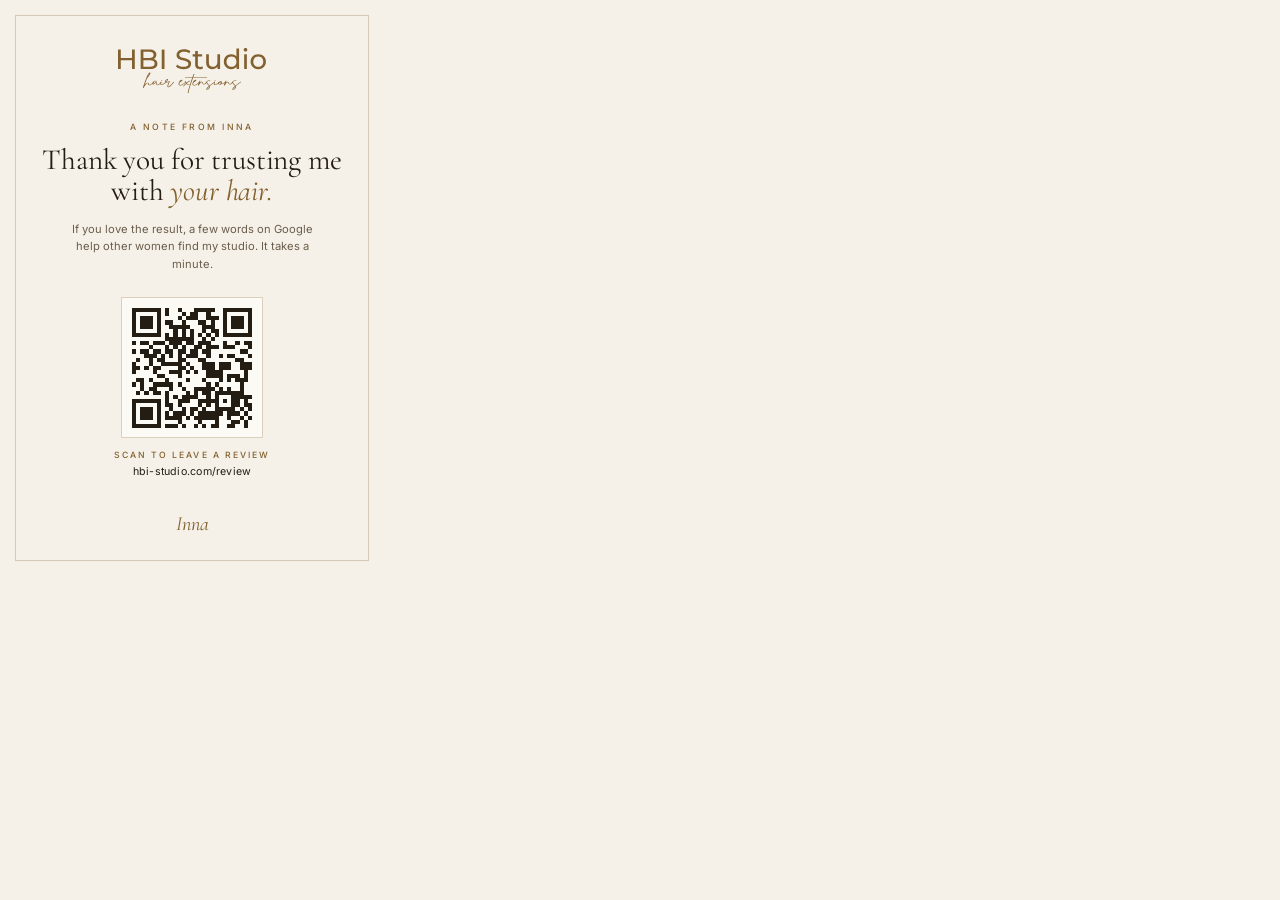
<file: print/review-card.html>
<!DOCTYPE html>
<html lang="en">
<head>
<meta charset="UTF-8" />
<title>HBI Studio — review card</title>
<style>
  /* Print sheet for the studio counter: a 4x6 in standing card. Values are
     the site's own tokens (light/style.css), so the card matches the page. */
  @font-face { font-family: "Cormorant Garamond"; src: url("../light/assets/fonts/cormorant-garamond.woff2") format("woff2"); font-weight: 300 700; }
  @font-face { font-family: "Cormorant Garamond"; src: url("../light/assets/fonts/cormorant-garamond-italic.woff2") format("woff2"); font-style: italic; font-weight: 300 700; }
  @font-face { font-family: "Inter"; src: url("../light/assets/fonts/inter.woff2") format("woff2"); font-weight: 100 900; }

  :root {
    --ink: #F6F1E8;
    --card: #FCFAF4;
    --gold: #82602F;
    --gold-line: rgba(130, 96, 47, .28);
    --cream: #241D14;
    --mute: #6A5D4B;
    --serif: "Cormorant Garamond", "Times New Roman", Georgia, serif;
    --sans: "Inter", -apple-system, "Segoe UI", sans-serif;
  }
  @page { size: 4in 6in; margin: 0; }
  * { box-sizing: border-box; margin: 0; padding: 0; }
  html, body { background: var(--ink); }
  body { -webkit-print-color-adjust: exact; print-color-adjust: exact; }

  .card {
    width: 4in; height: 6in;
    background: var(--ink);
    position: relative;
    display: flex; flex-direction: column; align-items: center;
    padding: .5in .42in .42in;
    text-align: center;
    color: var(--cream);
    font-family: var(--sans);
  }
  .card::before {
    content: ""; position: absolute; inset: .16in;
    border: 1px solid var(--gold-line);
    pointer-events: none;
  }
  .logo { width: 1.55in; height: auto; display: block; }
  .eyebrow {
    margin-top: .3in;
    font-size: 6.5pt; letter-spacing: .28em; text-transform: uppercase;
    color: var(--gold); font-weight: 500;
  }
  h1 {
    margin-top: .12in;
    font-family: var(--serif); font-weight: 400;
    font-size: 22pt; line-height: 1.08; letter-spacing: -.005em;
  }
  h1 .italic { font-style: italic; color: var(--gold); }
  .body {
    margin-top: .14in;
    font-size: 8.4pt; line-height: 1.6; color: var(--mute);
    max-width: 2.75in;
  }
  .qr {
    margin-top: .24in;
    background: var(--card);
    padding: .1in;
    border: 1px solid var(--gold-line);
  }
  .qr img { width: 1.25in; height: 1.25in; display: block; }
  .scan {
    margin-top: .12in;
    font-size: 6.5pt; letter-spacing: .24em; text-transform: uppercase;
    color: var(--gold); font-weight: 500;
  }
  .url { margin-top: .05in; font-size: 8pt; color: var(--cream); letter-spacing: .02em; }
  .sign {
    margin-top: auto;
    font-family: var(--serif); font-style: italic;
    font-size: 15pt; color: var(--gold);
  }
</style>
</head>
<body>
  <div class="card">
    <img class="logo" src="../light/assets/logo-bronze.svg" alt="HBI Studio" />
    <span class="eyebrow">A note from Inna</span>
    <h1>Thank you for trusting me with <span class="italic">your hair.</span></h1>
    <p class="body">If you love the result, a few words on Google help other women find my studio. It takes a minute.</p>
    <div class="qr"><img src="review-qr.svg" alt="QR code to the Google review form" /></div>
    <span class="scan">Scan to leave a review</span>
    <span class="url">hbi-studio.com/review</span>
    <span class="sign">Inna</span>
  </div>
</body>
</html>
</file>
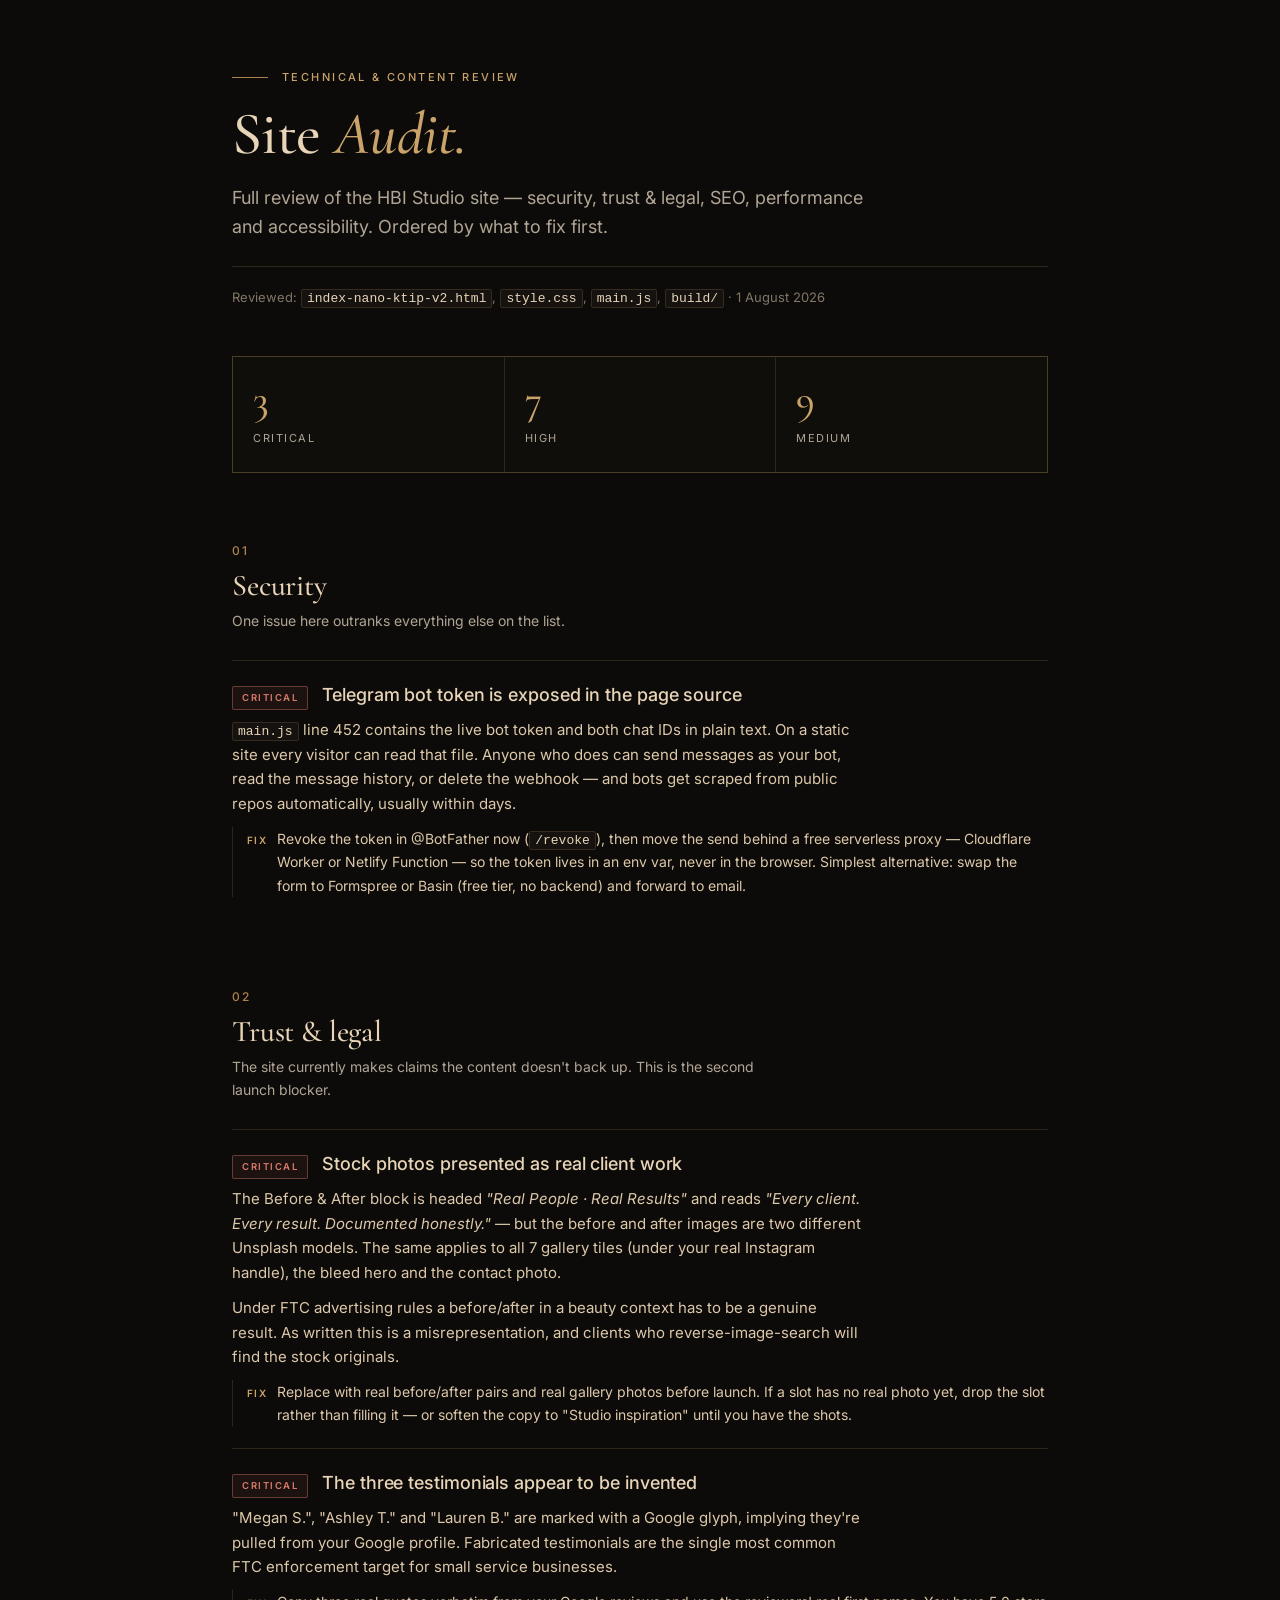
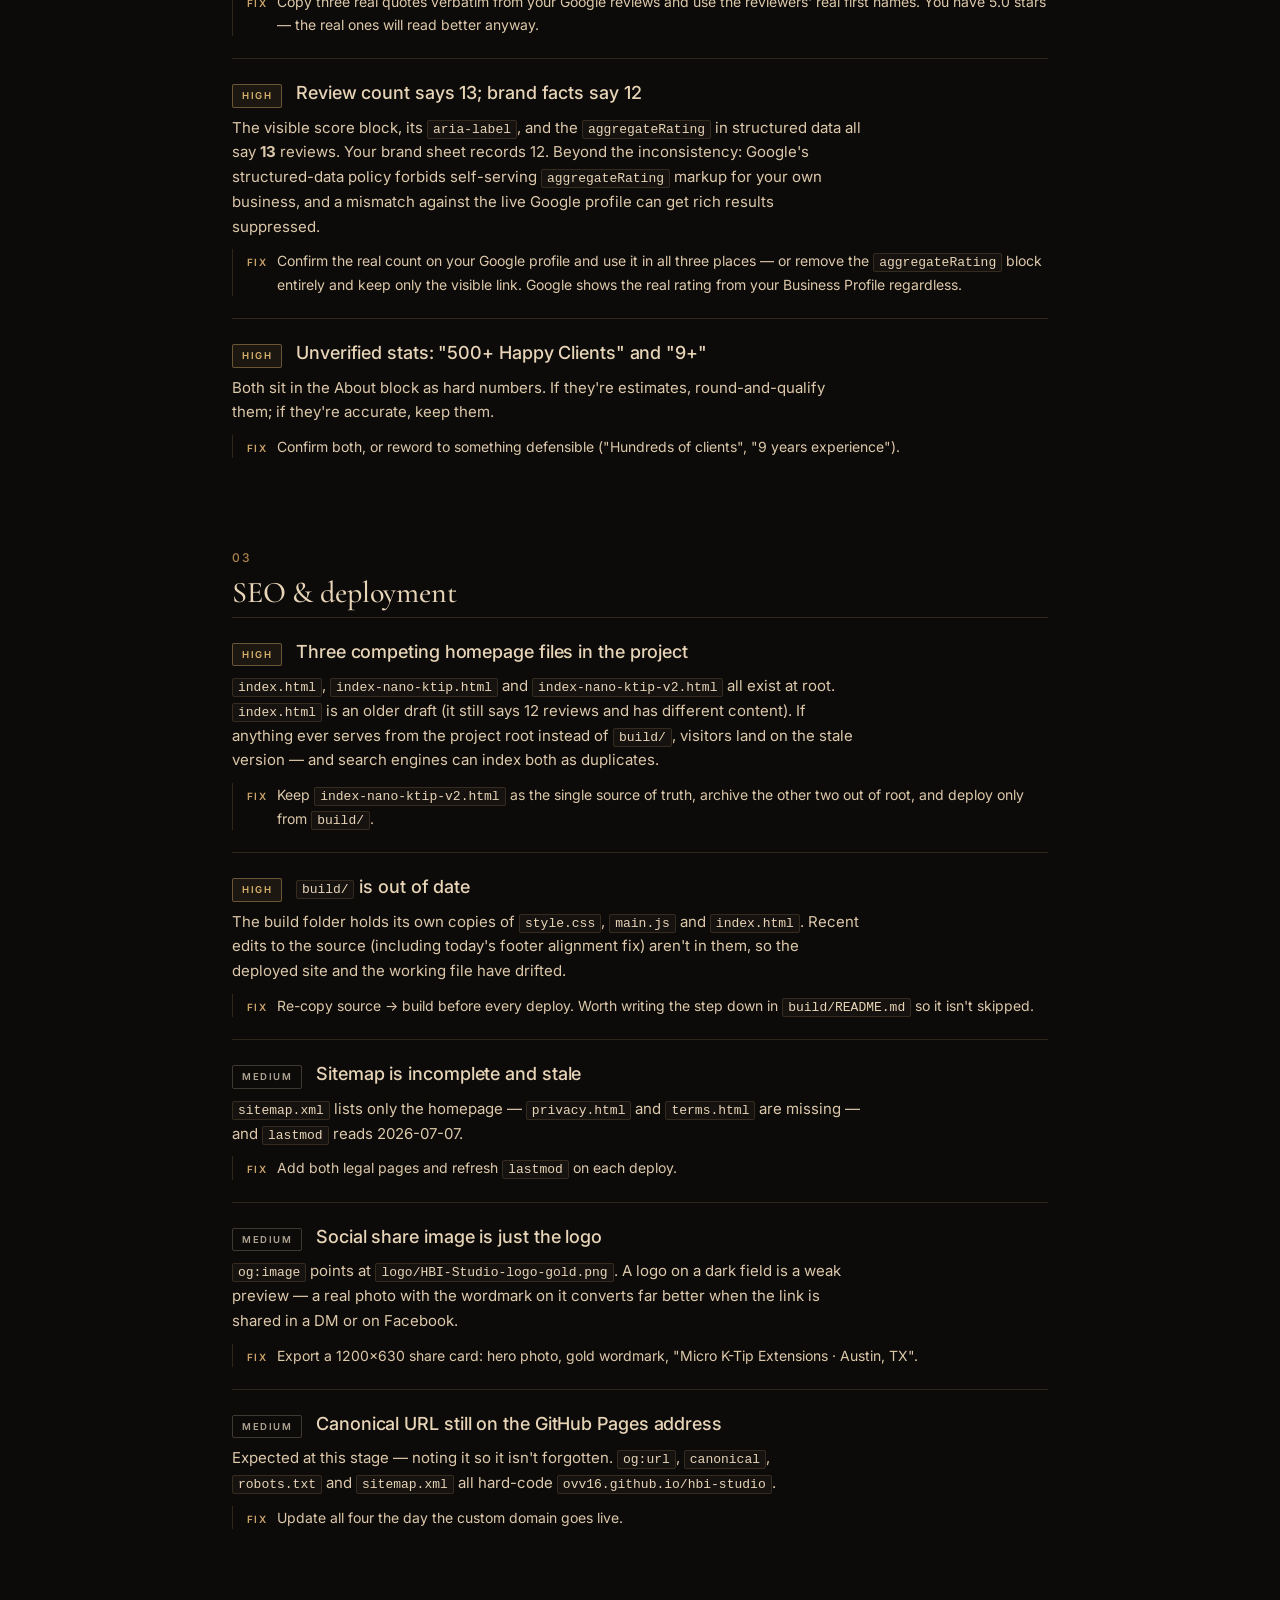
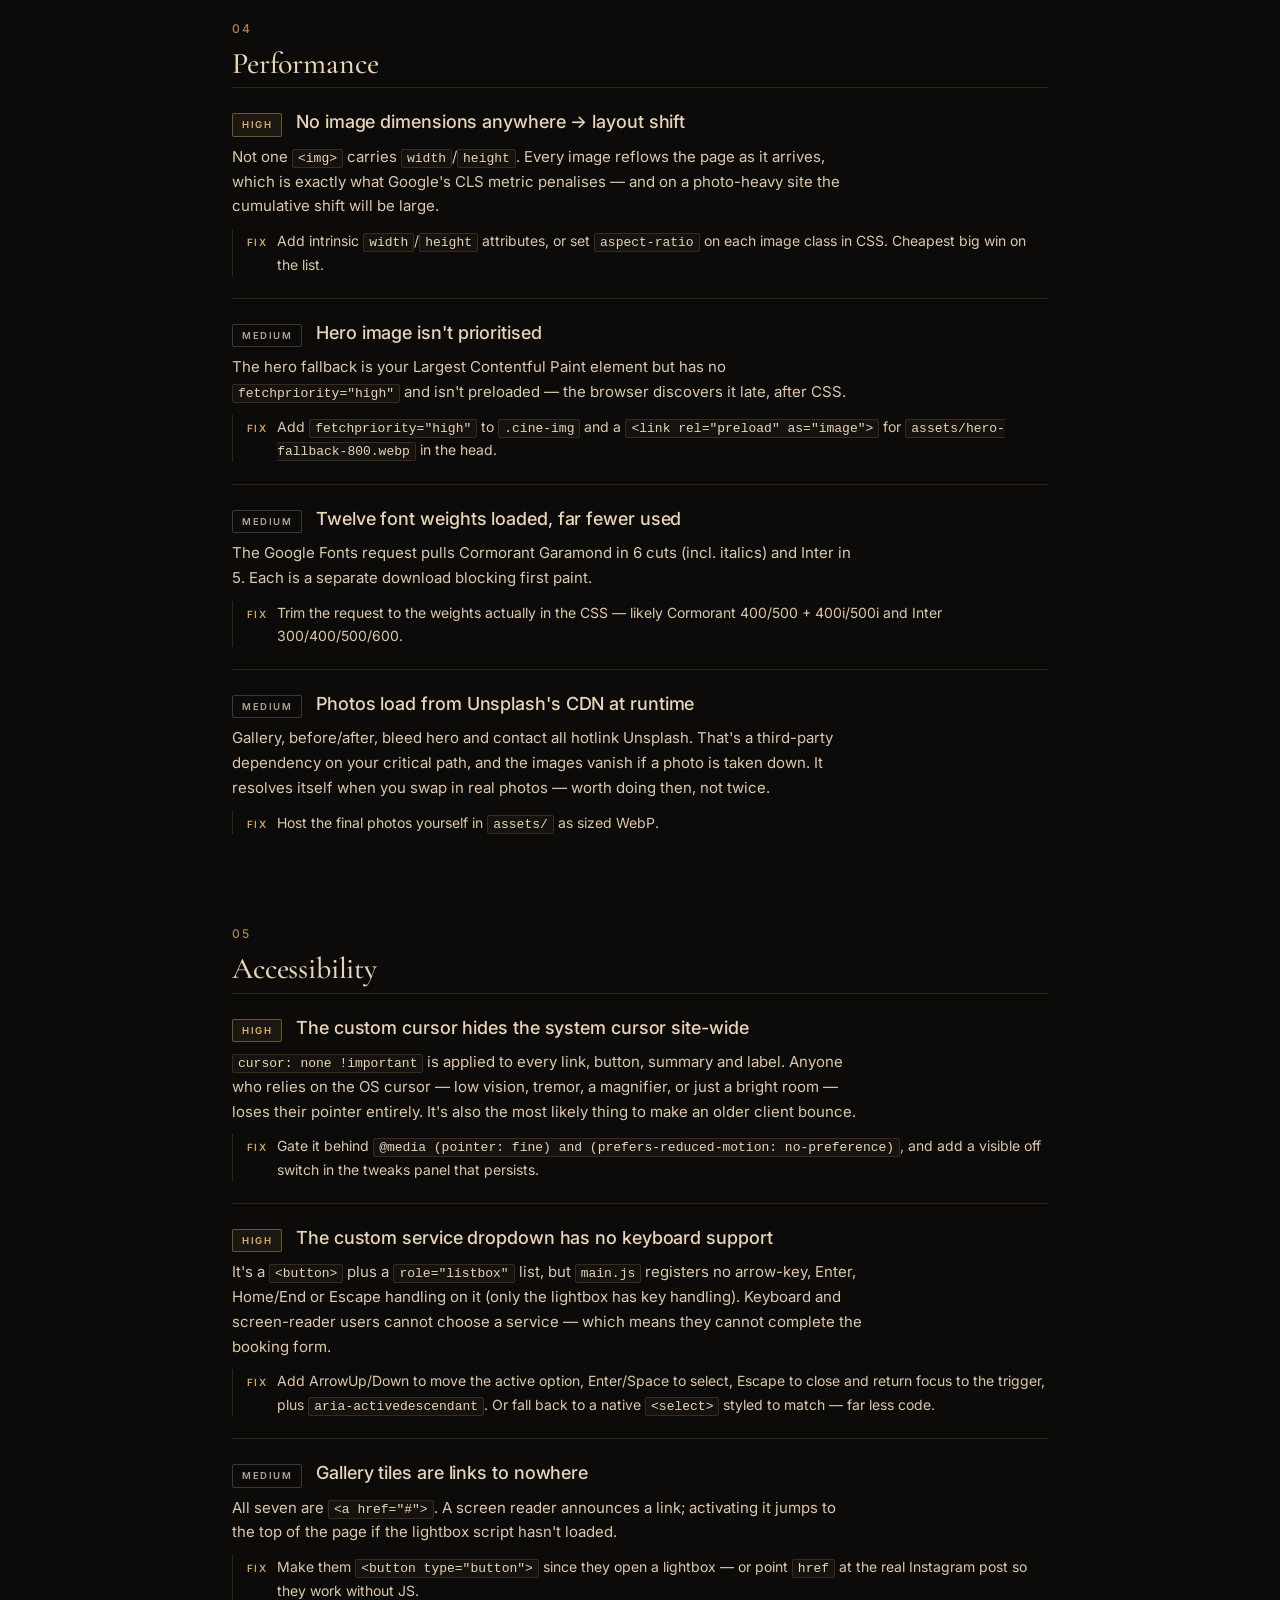
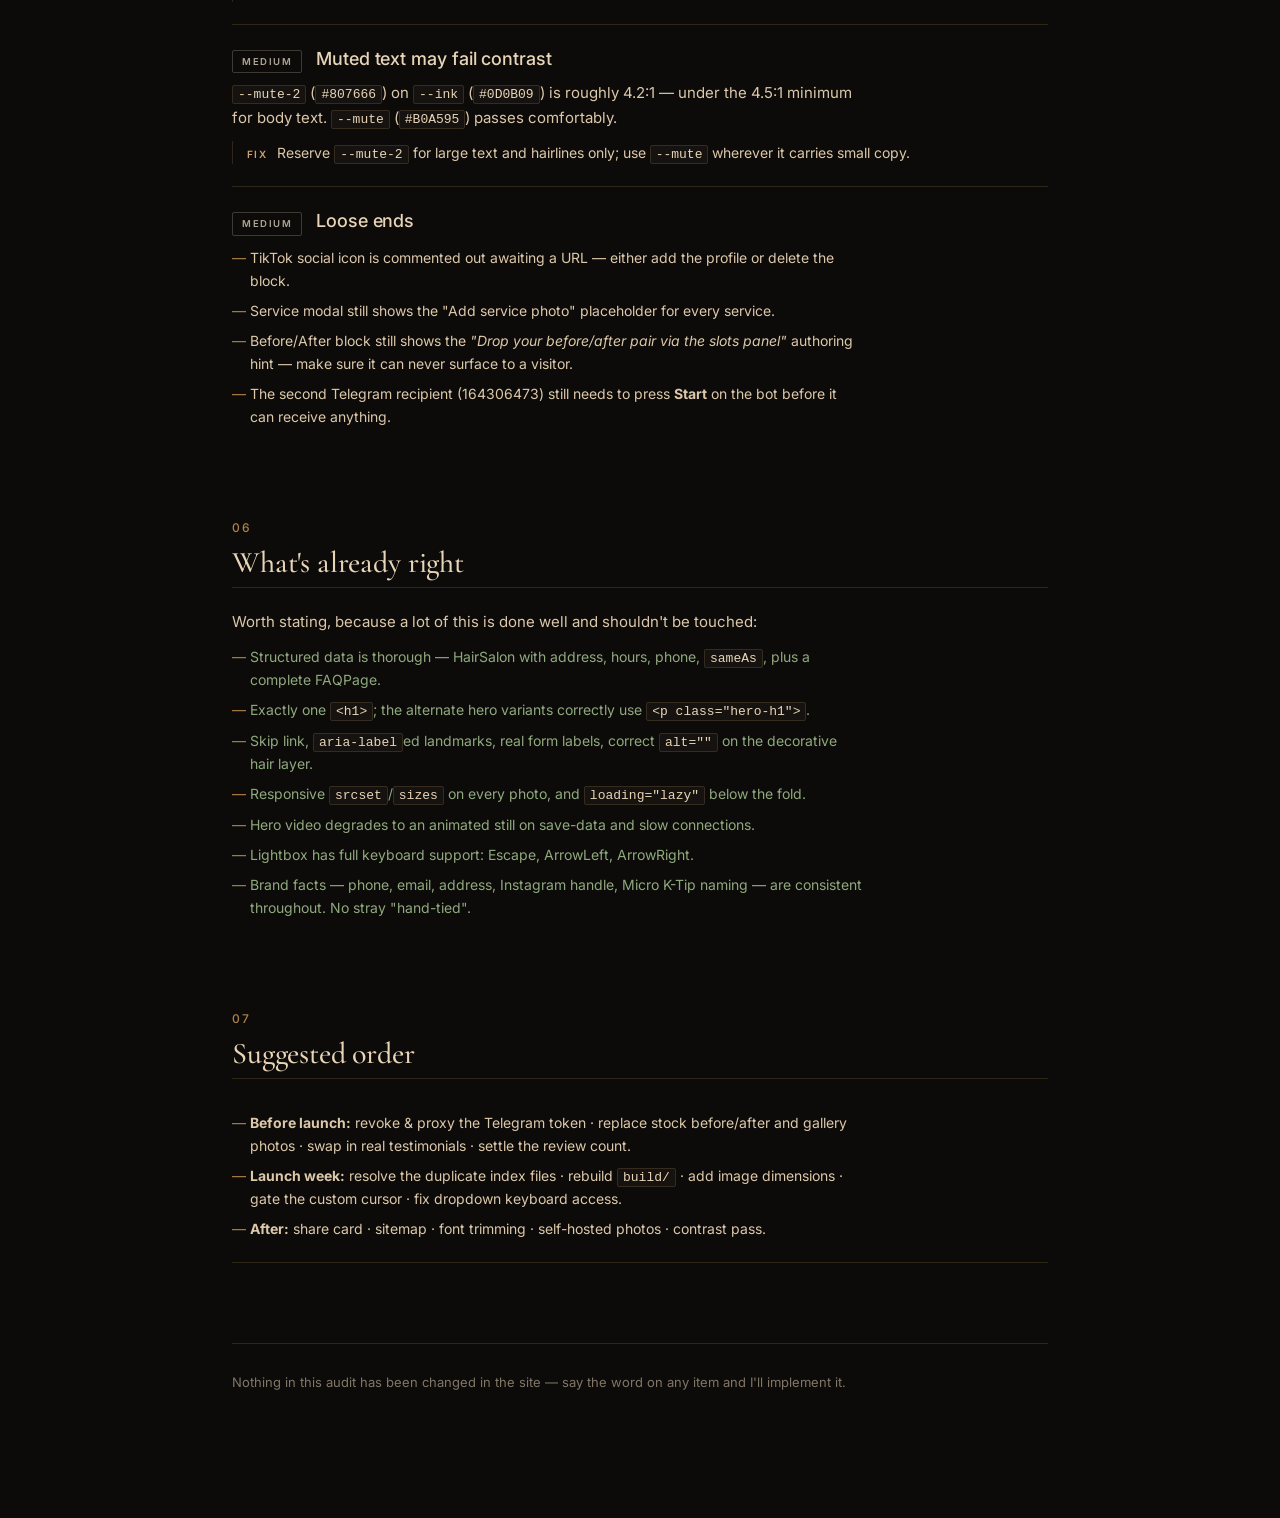
<file: reference/Site Audit.html>
<!DOCTYPE html>
<html lang="en">
<head>
<meta charset="UTF-8"/>
<meta name="viewport" content="width=device-width, initial-scale=1"/>
<title>HBI Studio — Site Audit</title>
<link rel="preconnect" href="https://fonts.googleapis.com"/>
<link rel="preconnect" href="https://fonts.gstatic.com" crossorigin/>
<link href="https://fonts.googleapis.com/css2?family=Cormorant+Garamond:ital,wght@0,400;0,500;0,600;1,400;1,500&family=Inter:wght@300;400;500;600&display=swap" rel="stylesheet"/>
<style>
:root{--ink:#0D0B09;--ink-2:#100E0B;--panel:#15120F;--gold:#C9A36A;--gold-deep:#AB824C;--gold-line:rgba(201,163,106,.18);--cream:#E8D5B8;--cream-2:#DCC8AA;--mute:#B0A595;--red:#D97A6C;--amber:#D9B36C;--green:#8FA97E;--serif:"Cormorant Garamond",Georgia,serif;--sans:"Inter",system-ui,sans-serif}
*{box-sizing:border-box}
body{margin:0;background:var(--ink);color:var(--cream-2);font:400 15px/1.65 var(--sans);-webkit-font-smoothing:antialiased}
a{color:var(--gold);text-decoration:none;border-bottom:1px solid var(--gold-line)}
a:hover{color:var(--cream);border-bottom-color:var(--gold)}
.wrap{max-width:880px;margin:0 auto;padding:72px 32px 120px}
.eyebrow{display:flex;align-items:center;gap:14px;font:500 11px/1 var(--sans);letter-spacing:.22em;text-transform:uppercase;color:var(--gold);margin:0 0 20px}
.eyebrow::before{content:"";width:36px;height:1px;background:var(--gold-deep)}
h1{font:500 clamp(38px,6vw,60px)/1.05 var(--serif);color:var(--cream);margin:0 0 18px;letter-spacing:-.01em}
h1 em{font-style:italic;color:var(--gold)}
.lede{font:400 18px/1.6 var(--sans);color:var(--mute);max-width:60ch;margin:0 0 8px}
.meta{font:400 13px/1.6 var(--sans);color:#807666;margin:24px 0 0;padding-top:20px;border-top:1px solid var(--gold-line)}
h2{font:500 30px/1.15 var(--serif);color:var(--cream);margin:72px 0 6px;letter-spacing:-.005em}
h2 .n{font:500 12px/1 var(--sans);letter-spacing:.2em;color:var(--gold-deep);display:block;margin-bottom:12px}
.sec-sub{color:var(--mute);font-size:14px;margin:0 0 28px;max-width:62ch}
.item{border-top:1px solid var(--gold-line);padding:22px 0}
.item:last-of-type{border-bottom:1px solid var(--gold-line)}
.item-head{display:flex;align-items:baseline;gap:14px;flex-wrap:wrap;margin-bottom:8px}
.sev{font:600 9.5px/1 var(--sans);letter-spacing:.16em;text-transform:uppercase;padding:6px 9px;border:1px solid;border-radius:2px;flex-shrink:0}
.sev.crit{color:var(--red);border-color:rgba(217,122,108,.4);background:rgba(217,122,108,.07)}
.sev.high{color:var(--amber);border-color:rgba(217,179,108,.4);background:rgba(217,179,108,.07)}
.sev.med{color:var(--mute);border-color:rgba(176,165,149,.3)}
.item h3{font:500 18px/1.35 var(--sans);color:var(--cream);margin:0;letter-spacing:-.005em}
.item p{margin:0 0 10px;max-width:70ch}
.item p:last-child{margin-bottom:0}
.fix{display:grid;grid-template-columns:auto 1fr;gap:0 10px;align-items:baseline;margin-top:10px;padding-left:14px;border-left:1px solid var(--gold-line)}
.fix b{font:600 10px/1.7 var(--sans);letter-spacing:.14em;text-transform:uppercase;color:var(--gold)}
.fix span{font-size:14px;color:var(--cream-2)}
code{font:400 13px/1.5 ui-monospace,SFMono-Regular,Menlo,monospace;background:var(--panel);border:1px solid var(--gold-line);border-radius:2px;padding:1px 5px;color:var(--cream)}
.summary{display:grid;grid-template-columns:repeat(auto-fit,minmax(140px,1fr));gap:1px;background:var(--gold-line);border:1px solid var(--gold-line);margin:48px 0 0}
.summary div{background:var(--ink-2);padding:22px 20px}
.summary .n{display:block;font:500 40px/1 var(--serif);color:var(--gold);margin-bottom:6px}
.summary .l{font:400 11px/1.4 var(--sans);letter-spacing:.14em;text-transform:uppercase;color:var(--mute)}
ul{margin:10px 0 0;padding-left:0;list-style:none;display:flex;flex-direction:column;gap:7px}
ul li{padding-left:18px;position:relative;font-size:14px;max-width:70ch}
ul li::before{content:"—";position:absolute;left:0;color:var(--gold-deep)}
.ok{color:var(--green)}
.footer{margin-top:80px;padding-top:28px;border-top:1px solid var(--gold-line);font-size:13px;color:#807666}
@media print{body{background:#fff;color:#222}.wrap{padding:0}h1,h2,.item h3{color:#000}}
</style>
</head>
<body>
<div class="wrap">
<span class="eyebrow">Technical &amp; content review</span>
<h1>Site <em>Audit.</em></h1>
<p class="lede">Full review of the HBI Studio site — security, trust &amp; legal, SEO, performance and accessibility. Ordered by what to fix first.</p>
<p class="meta">Reviewed: <code>index-nano-ktip-v2.html</code>, <code>style.css</code>, <code>main.js</code>, <code>build/</code> · 1 August 2026</p>

<div class="summary">
<div><span class="n">3</span><span class="l">Critical</span></div>
<div><span class="n">7</span><span class="l">High</span></div>
<div><span class="n">9</span><span class="l">Medium</span></div>
</div>

<h2><span class="n">01</span>Security</h2>
<p class="sec-sub">One issue here outranks everything else on the list.</p>

<div class="item">
<div class="item-head"><span class="sev crit">Critical</span><h3>Telegram bot token is exposed in the page source</h3></div>
<p><code>main.js</code> line 452 contains the live bot token and both chat IDs in plain text. On a static site every visitor can read that file. Anyone who does can send messages as your bot, read the message history, or delete the webhook — and bots get scraped from public repos automatically, usually within days.</p>
<div class="fix"><b>Fix</b><span>Revoke the token in @BotFather now (<code>/revoke</code>), then move the send behind a free serverless proxy — Cloudflare Worker or Netlify Function — so the token lives in an env var, never in the browser. Simplest alternative: swap the form to Formspree or Basin (free tier, no backend) and forward to email.</span></div>
</div>

<h2><span class="n">02</span>Trust &amp; legal</h2>
<p class="sec-sub">The site currently makes claims the content doesn't back up. This is the second launch blocker.</p>

<div class="item">
<div class="item-head"><span class="sev crit">Critical</span><h3>Stock photos presented as real client work</h3></div>
<p>The Before&nbsp;&amp;&nbsp;After block is headed <em>"Real People · Real Results"</em> and reads <em>"Every client. Every result. Documented honestly."</em> — but the before and after images are two different Unsplash models. The same applies to all 7 gallery tiles (under your real Instagram handle), the bleed hero and the contact photo.</p>
<p>Under FTC advertising rules a before/after in a beauty context has to be a genuine result. As written this is a misrepresentation, and clients who reverse-image-search will find the stock originals.</p>
<div class="fix"><b>Fix</b><span>Replace with real before/after pairs and real gallery photos before launch. If a slot has no real photo yet, drop the slot rather than filling it — or soften the copy to "Studio inspiration" until you have the shots.</span></div>
</div>

<div class="item">
<div class="item-head"><span class="sev crit">Critical</span><h3>The three testimonials appear to be invented</h3></div>
<p>"Megan S.", "Ashley T." and "Lauren B." are marked with a Google glyph, implying they're pulled from your Google profile. Fabricated testimonials are the single most common FTC enforcement target for small service businesses.</p>
<div class="fix"><b>Fix</b><span>Copy three real quotes verbatim from your Google reviews and use the reviewers' real first names. You have 5.0 stars — the real ones will read better anyway.</span></div>
</div>

<div class="item">
<div class="item-head"><span class="sev high">High</span><h3>Review count says 13; brand facts say 12</h3></div>
<p>The visible score block, its <code>aria-label</code>, and the <code>aggregateRating</code> in structured data all say <strong>13</strong> reviews. Your brand sheet records 12. Beyond the inconsistency: Google's structured-data policy forbids self-serving <code>aggregateRating</code> markup for your own business, and a mismatch against the live Google profile can get rich results suppressed.</p>
<div class="fix"><b>Fix</b><span>Confirm the real count on your Google profile and use it in all three places — or remove the <code>aggregateRating</code> block entirely and keep only the visible link. Google shows the real rating from your Business Profile regardless.</span></div>
</div>

<div class="item">
<div class="item-head"><span class="sev high">High</span><h3>Unverified stats: "500+ Happy Clients" and "9+"</h3></div>
<p>Both sit in the About block as hard numbers. If they're estimates, round-and-qualify them; if they're accurate, keep them.</p>
<div class="fix"><b>Fix</b><span>Confirm both, or reword to something defensible ("Hundreds of clients", "9 years experience").</span></div>
</div>

<h2><span class="n">03</span>SEO &amp; deployment</h2>

<div class="item">
<div class="item-head"><span class="sev high">High</span><h3>Three competing homepage files in the project</h3></div>
<p><code>index.html</code>, <code>index-nano-ktip.html</code> and <code>index-nano-ktip-v2.html</code> all exist at root. <code>index.html</code> is an older draft (it still says 12 reviews and has different content). If anything ever serves from the project root instead of <code>build/</code>, visitors land on the stale version — and search engines can index both as duplicates.</p>
<div class="fix"><b>Fix</b><span>Keep <code>index-nano-ktip-v2.html</code> as the single source of truth, archive the other two out of root, and deploy only from <code>build/</code>.</span></div>
</div>

<div class="item">
<div class="item-head"><span class="sev high">High</span><h3><code>build/</code> is out of date</h3></div>
<p>The build folder holds its own copies of <code>style.css</code>, <code>main.js</code> and <code>index.html</code>. Recent edits to the source (including today's footer alignment fix) aren't in them, so the deployed site and the working file have drifted.</p>
<div class="fix"><b>Fix</b><span>Re-copy source → build before every deploy. Worth writing the step down in <code>build/README.md</code> so it isn't skipped.</span></div>
</div>

<div class="item">
<div class="item-head"><span class="sev med">Medium</span><h3>Sitemap is incomplete and stale</h3></div>
<p><code>sitemap.xml</code> lists only the homepage — <code>privacy.html</code> and <code>terms.html</code> are missing — and <code>lastmod</code> reads 2026-07-07.</p>
<div class="fix"><b>Fix</b><span>Add both legal pages and refresh <code>lastmod</code> on each deploy.</span></div>
</div>

<div class="item">
<div class="item-head"><span class="sev med">Medium</span><h3>Social share image is just the logo</h3></div>
<p><code>og:image</code> points at <code>logo/HBI-Studio-logo-gold.png</code>. A logo on a dark field is a weak preview — a real photo with the wordmark on it converts far better when the link is shared in a DM or on Facebook.</p>
<div class="fix"><b>Fix</b><span>Export a 1200×630 share card: hero photo, gold wordmark, "Micro K-Tip Extensions · Austin, TX".</span></div>
</div>

<div class="item">
<div class="item-head"><span class="sev med">Medium</span><h3>Canonical URL still on the GitHub Pages address</h3></div>
<p>Expected at this stage — noting it so it isn't forgotten. <code>og:url</code>, <code>canonical</code>, <code>robots.txt</code> and <code>sitemap.xml</code> all hard-code <code>ovv16.github.io/hbi-studio</code>.</p>
<div class="fix"><b>Fix</b><span>Update all four the day the custom domain goes live.</span></div>
</div>

<h2><span class="n">04</span>Performance</h2>

<div class="item">
<div class="item-head"><span class="sev high">High</span><h3>No image dimensions anywhere → layout shift</h3></div>
<p>Not one <code>&lt;img&gt;</code> carries <code>width</code>/<code>height</code>. Every image reflows the page as it arrives, which is exactly what Google's CLS metric penalises — and on a photo-heavy site the cumulative shift will be large.</p>
<div class="fix"><b>Fix</b><span>Add intrinsic <code>width</code>/<code>height</code> attributes, or set <code>aspect-ratio</code> on each image class in CSS. Cheapest big win on the list.</span></div>
</div>

<div class="item">
<div class="item-head"><span class="sev med">Medium</span><h3>Hero image isn't prioritised</h3></div>
<p>The hero fallback is your Largest Contentful Paint element but has no <code>fetchpriority="high"</code> and isn't preloaded — the browser discovers it late, after CSS.</p>
<div class="fix"><b>Fix</b><span>Add <code>fetchpriority="high"</code> to <code>.cine-img</code> and a <code>&lt;link rel="preload" as="image"&gt;</code> for <code>assets/hero-fallback-800.webp</code> in the head.</span></div>
</div>

<div class="item">
<div class="item-head"><span class="sev med">Medium</span><h3>Twelve font weights loaded, far fewer used</h3></div>
<p>The Google Fonts request pulls Cormorant Garamond in 6 cuts (incl. italics) and Inter in 5. Each is a separate download blocking first paint.</p>
<div class="fix"><b>Fix</b><span>Trim the request to the weights actually in the CSS — likely Cormorant 400/500 + 400i/500i and Inter 300/400/500/600.</span></div>
</div>

<div class="item">
<div class="item-head"><span class="sev med">Medium</span><h3>Photos load from Unsplash's CDN at runtime</h3></div>
<p>Gallery, before/after, bleed hero and contact all hotlink Unsplash. That's a third-party dependency on your critical path, and the images vanish if a photo is taken down. It resolves itself when you swap in real photos — worth doing then, not twice.</p>
<div class="fix"><b>Fix</b><span>Host the final photos yourself in <code>assets/</code> as sized WebP.</span></div>
</div>

<h2><span class="n">05</span>Accessibility</h2>

<div class="item">
<div class="item-head"><span class="sev high">High</span><h3>The custom cursor hides the system cursor site-wide</h3></div>
<p><code>cursor: none !important</code> is applied to every link, button, summary and label. Anyone who relies on the OS cursor — low vision, tremor, a magnifier, or just a bright room — loses their pointer entirely. It's also the most likely thing to make an older client bounce.</p>
<div class="fix"><b>Fix</b><span>Gate it behind <code>@media (pointer: fine) and (prefers-reduced-motion: no-preference)</code>, and add a visible off switch in the tweaks panel that persists.</span></div>
</div>

<div class="item">
<div class="item-head"><span class="sev high">High</span><h3>The custom service dropdown has no keyboard support</h3></div>
<p>It's a <code>&lt;button&gt;</code> plus a <code>role="listbox"</code> list, but <code>main.js</code> registers no arrow-key, Enter, Home/End or Escape handling on it (only the lightbox has key handling). Keyboard and screen-reader users cannot choose a service — which means they cannot complete the booking form.</p>
<div class="fix"><b>Fix</b><span>Add ArrowUp/Down to move the active option, Enter/Space to select, Escape to close and return focus to the trigger, plus <code>aria-activedescendant</code>. Or fall back to a native <code>&lt;select&gt;</code> styled to match — far less code.</span></div>
</div>

<div class="item">
<div class="item-head"><span class="sev med">Medium</span><h3>Gallery tiles are links to nowhere</h3></div>
<p>All seven are <code>&lt;a href="#"&gt;</code>. A screen reader announces a link; activating it jumps to the top of the page if the lightbox script hasn't loaded.</p>
<div class="fix"><b>Fix</b><span>Make them <code>&lt;button type="button"&gt;</code> since they open a lightbox — or point <code>href</code> at the real Instagram post so they work without JS.</span></div>
</div>

<div class="item">
<div class="item-head"><span class="sev med">Medium</span><h3>Muted text may fail contrast</h3></div>
<p><code>--mute-2</code> (<code>#807666</code>) on <code>--ink</code> (<code>#0D0B09</code>) is roughly 4.2:1 — under the 4.5:1 minimum for body text. <code>--mute</code> (<code>#B0A595</code>) passes comfortably.</p>
<div class="fix"><b>Fix</b><span>Reserve <code>--mute-2</code> for large text and hairlines only; use <code>--mute</code> wherever it carries small copy.</span></div>
</div>

<div class="item">
<div class="item-head"><span class="sev med">Medium</span><h3>Loose ends</h3></div>
<ul>
<li>TikTok social icon is commented out awaiting a URL — either add the profile or delete the block.</li>
<li>Service modal still shows the "Add service photo" placeholder for every service.</li>
<li>Before/After block still shows the <em>"Drop your before/after pair via the slots panel"</em> authoring hint — make sure it can never surface to a visitor.</li>
<li>The second Telegram recipient (164306473) still needs to press <strong>Start</strong> on the bot before it can receive anything.</li>
</ul>
</div>

<h2><span class="n">06</span>What's already right</h2>
<div class="item">
<p>Worth stating, because a lot of this is done well and shouldn't be touched:</p>
<ul>
<li class="ok">Structured data is thorough — HairSalon with address, hours, phone, <code>sameAs</code>, plus a complete FAQPage.</li>
<li class="ok">Exactly one <code>&lt;h1&gt;</code>; the alternate hero variants correctly use <code>&lt;p class="hero-h1"&gt;</code>.</li>
<li class="ok">Skip link, <code>aria-label</code>ed landmarks, real form labels, correct <code>alt=""</code> on the decorative hair layer.</li>
<li class="ok">Responsive <code>srcset</code>/<code>sizes</code> on every photo, and <code>loading="lazy"</code> below the fold.</li>
<li class="ok">Hero video degrades to an animated still on save-data and slow connections.</li>
<li class="ok">Lightbox has full keyboard support: Escape, ArrowLeft, ArrowRight.</li>
<li class="ok">Brand facts — phone, email, address, Instagram handle, Micro K-Tip naming — are consistent throughout. No stray "hand-tied".</li>
</ul>
</div>

<h2><span class="n">07</span>Suggested order</h2>
<div class="item">
<ul>
<li><strong>Before launch:</strong> revoke &amp; proxy the Telegram token · replace stock before/after and gallery photos · swap in real testimonials · settle the review count.</li>
<li><strong>Launch week:</strong> resolve the duplicate index files · rebuild <code>build/</code> · add image dimensions · gate the custom cursor · fix dropdown keyboard access.</li>
<li><strong>After:</strong> share card · sitemap · font trimming · self-hosted photos · contrast pass.</li>
</ul>
</div>

<p class="footer">Nothing in this audit has been changed in the site — say the word on any item and I'll implement it.</p>
</div>
</body>
</html>
</file>
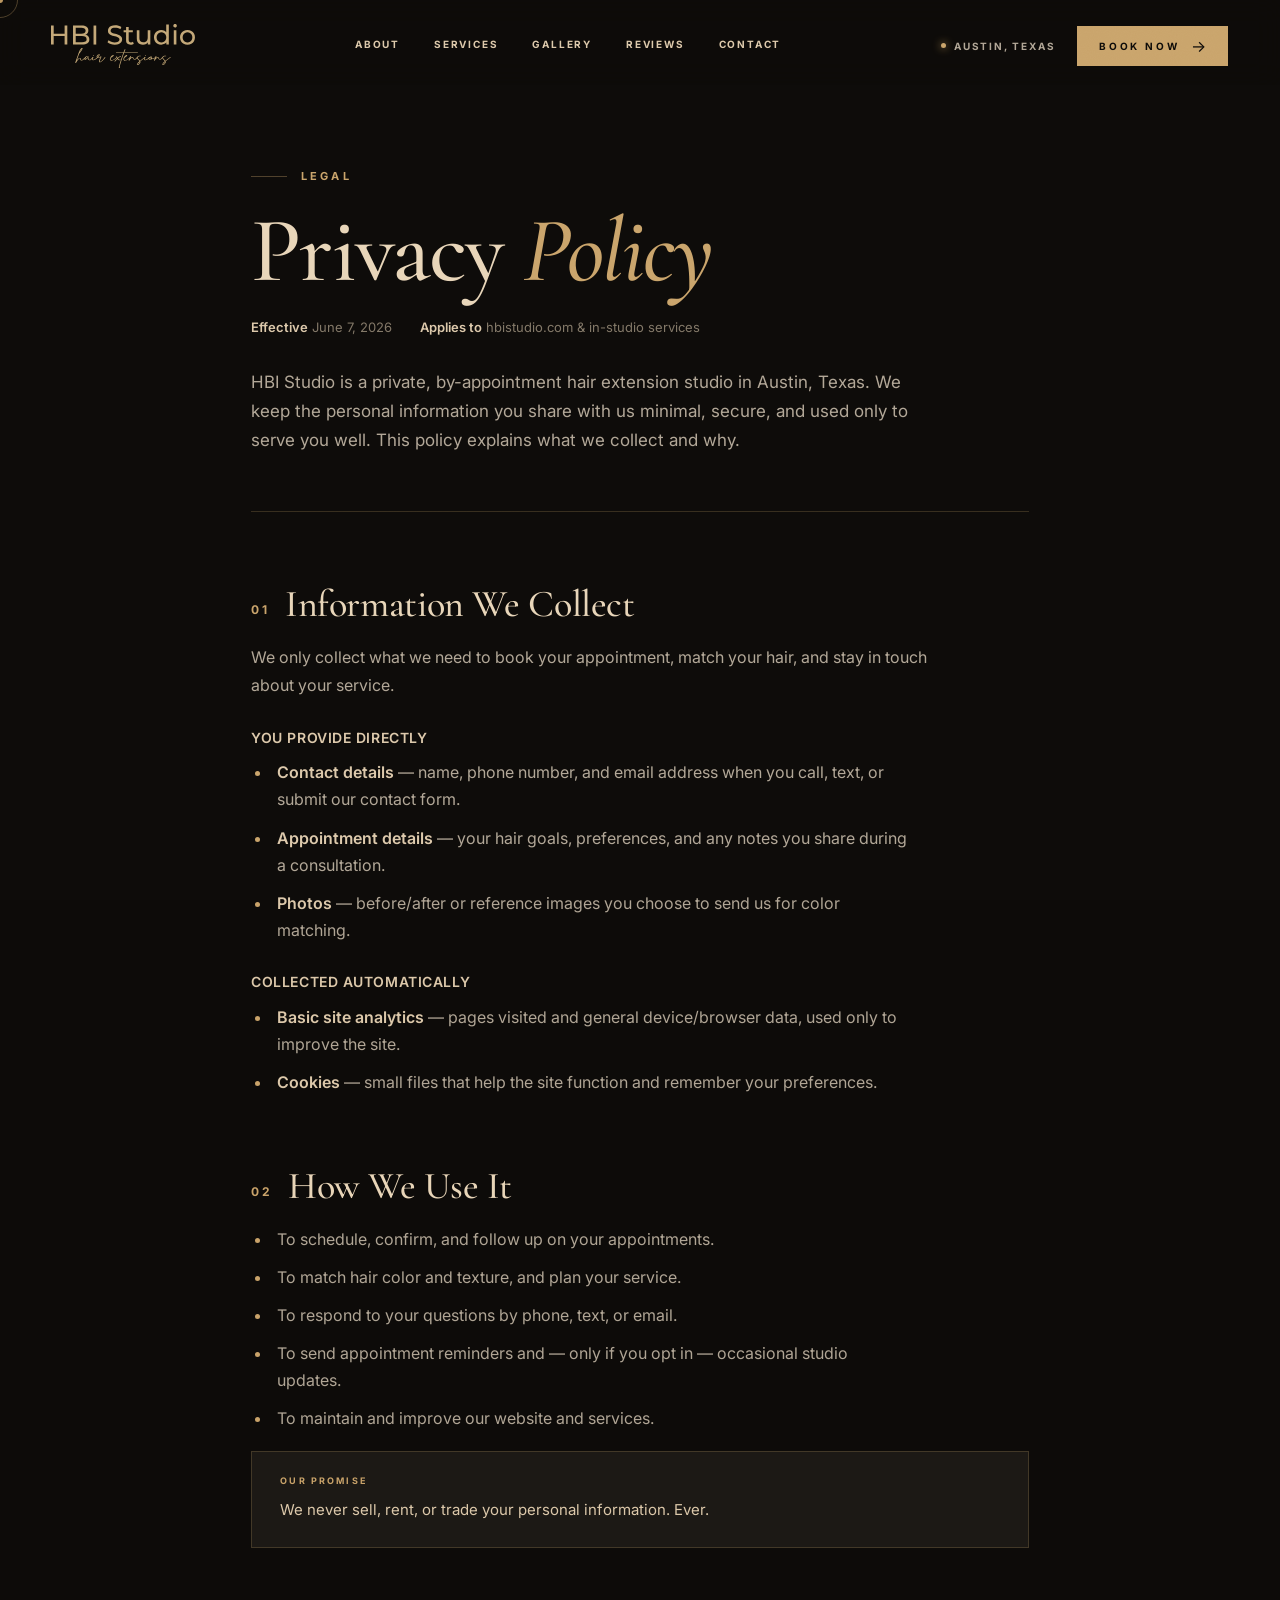
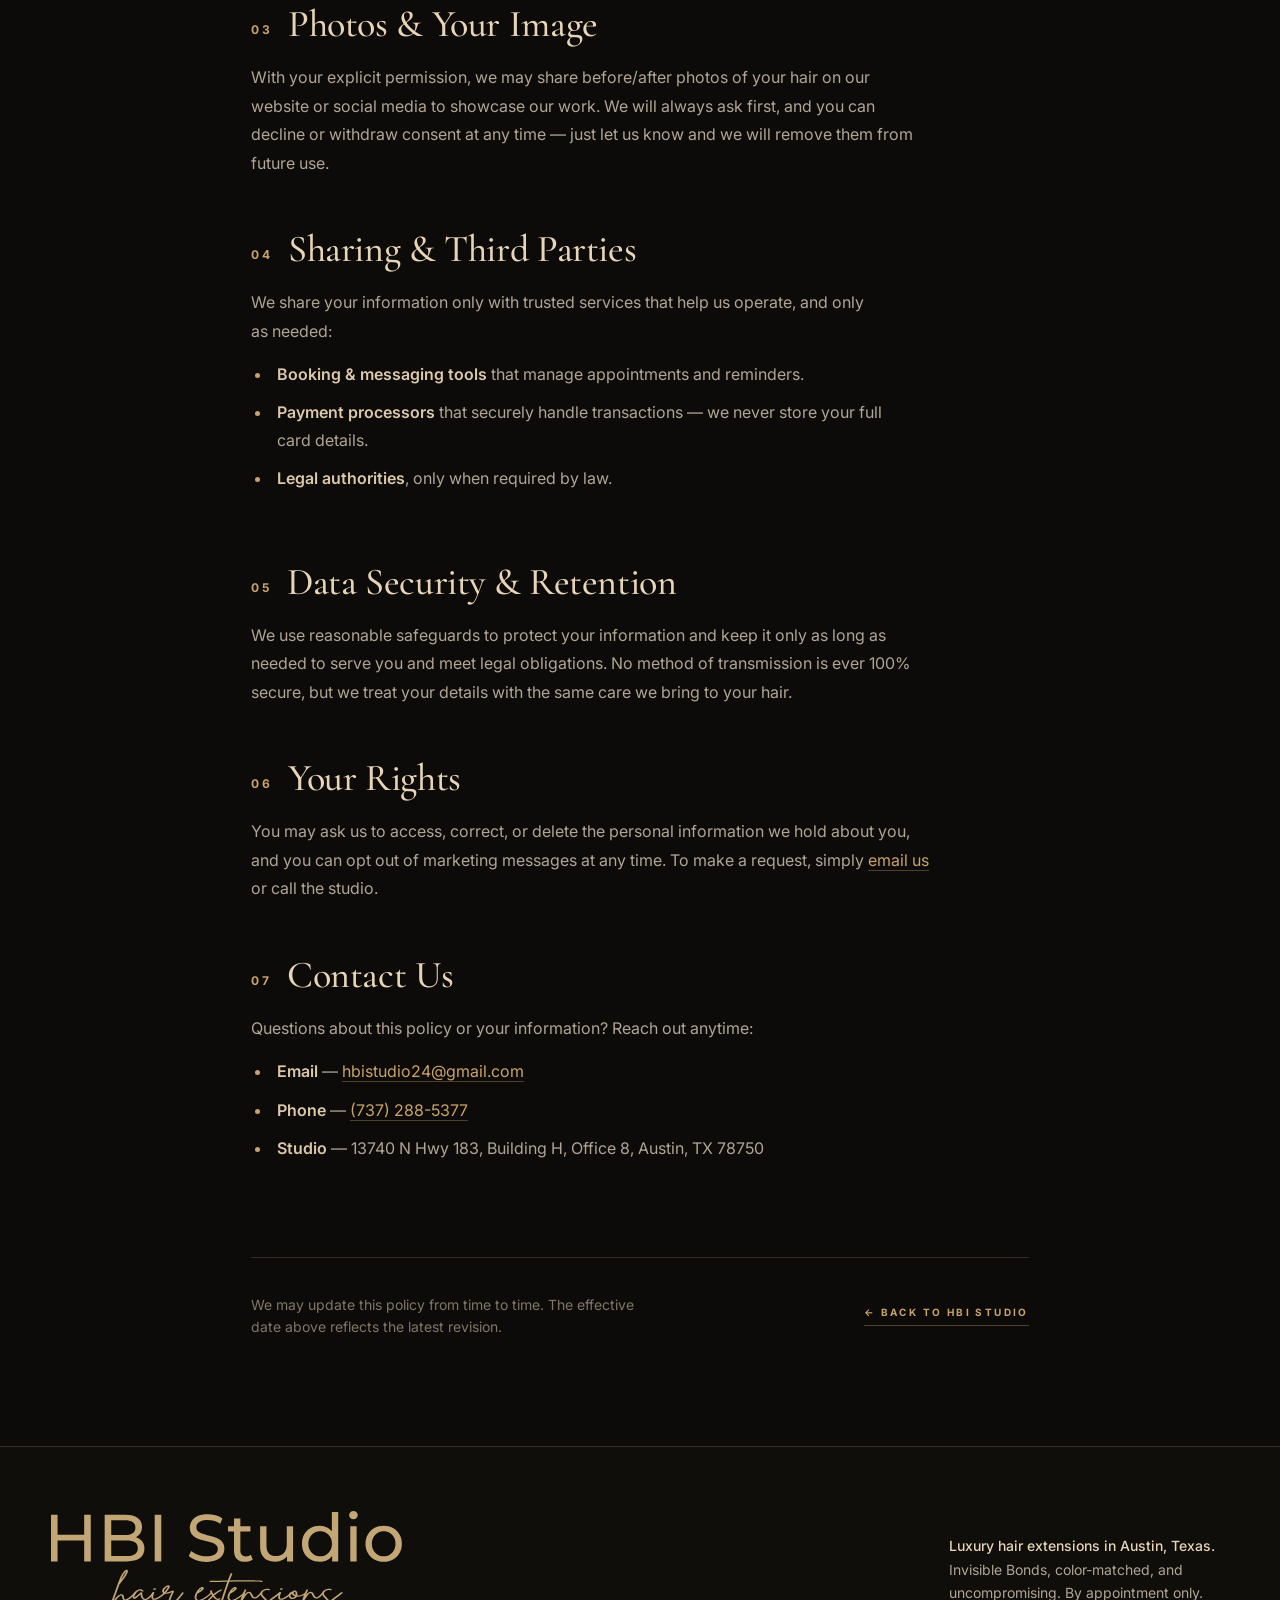
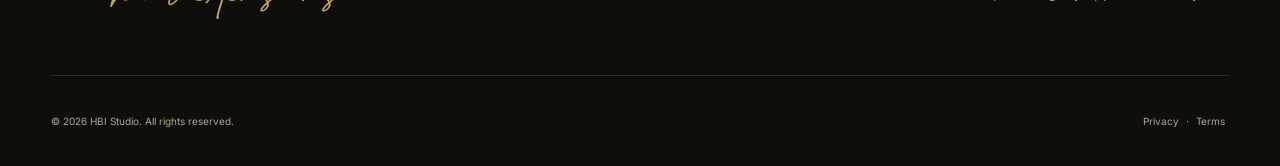
<file: site/privacy.html>
﻿<!DOCTYPE html>
<html lang="en">
<head>
  <meta charset="UTF-8" />
  <meta name="viewport" content="width=device-width, initial-scale=1, viewport-fit=cover" />
  <title>Privacy Policy — HBI Studio</title>
  <meta name="description" content="How HBI Studio collects, uses, and protects your personal information." />
  <meta name="theme-color" content="#0D0B09" />
  <link rel="preconnect" href="https://fonts.googleapis.com" />
  <link rel="preconnect" href="https://fonts.gstatic.com" crossorigin />
  <link href="https://fonts.googleapis.com/css2?family=Cormorant+Garamond:ital,wght@0,400;0,500;0,600;1,400;1,500;1,600&family=Inter:wght@300;400;500;600;700&display=swap" rel="stylesheet" />
  <link rel="stylesheet" href="style.css?v=20260912-10" />
  <link rel="stylesheet" href="legal.css?v=20260912-3" />
</head>
<body data-grain="on">

  <a class="skip-link" href="#main">Skip to content</a>
  <div class="grain" aria-hidden="true"></div>

  <!-- Custom cursor -->
  <div class="cursor-ring" id="cursorRing" aria-hidden="true"></div>
  <div class="cursor-dot" id="cursorDot" aria-hidden="true"></div>

  <!-- ============================ HEADER / NAV ============================ -->
  <header class="site-header" id="siteHeader" aria-label="Primary">
    <div class="nav-wrap">
      <a href="index.html" class="brand" aria-label="HBI Studio home">
        <img class="brand-logo" src="assets/logo.svg" alt="HBI Studio" />
      </a>
      <nav class="primary-nav" aria-label="Main navigation">
        <ul class="nav-list">
          <li><a href="index.html#about">About</a></li>
          <li><a href="index.html#services">Services</a></li>
          <li><a href="index.html#gallery">Gallery</a></li>
          <li><a href="index.html#reviews">Reviews</a></li>
          <li><a href="index.html#contact">Contact</a></li>
        </ul>
      </nav>
      <div class="nav-meta" style="margin: 7px 0px 0px">
        <span class="nav-location"><span class="dot"></span>Austin, Texas</span>
        <a href="index.html#contact" class="btn btn-gold btn-sm">Book Now <span class="arrow">→</span></a>
      </div>
    </div>
  </header>

  <!-- ============================ DOCUMENT ============================ -->
  <main class="legal-main" id="main">
    <div class="legal-head">
      <span class="legal-eyebrow">Legal</span>
      <h1>Privacy <span class="italic">Policy</span></h1>
      <div class="legal-meta">
        <span><strong>Effective</strong> June 7, 2026</span>
        <span><strong>Applies to</strong> hbistudio.com &amp; in-studio services</span>
      </div>
      <p class="legal-lede">HBI Studio is a private, by-appointment hair extension studio in Austin, Texas. We keep the personal information you share with us minimal, secure, and used only to serve you well. This policy explains what we collect and why.</p>
    </div>

    <div class="legal-body">
      <section class="legal-section">
        <h2><span class="sec-no">01</span> Information We Collect</h2>
        <p>We only collect what we need to book your appointment, match your hair, and stay in touch about your service.</p>
        <h3>You provide directly</h3>
        <ul>
          <li><strong>Contact details</strong> — name, phone number, and email address when you call, text, or submit our contact form.</li>
          <li><strong>Appointment details</strong> — your hair goals, preferences, and any notes you share during a consultation.</li>
          <li><strong>Photos</strong> — before/after or reference images you choose to send us for color matching.</li>
        </ul>
        <h3>Collected automatically</h3>
        <ul>
          <li><strong>Basic site analytics</strong> — pages visited and general device/browser data, used only to improve the site.</li>
          <li><strong>Cookies</strong> — small files that help the site function and remember your preferences.</li>
        </ul>
      </section>

      <section class="legal-section">
        <h2><span class="sec-no">02</span> How We Use It</h2>
        <ul>
          <li>To schedule, confirm, and follow up on your appointments.</li>
          <li>To match hair color and texture, and plan your service.</li>
          <li>To respond to your questions by phone, text, or email.</li>
          <li>To send appointment reminders and — only if you opt in — occasional studio updates.</li>
          <li>To maintain and improve our website and services.</li>
        </ul>
        <div class="legal-callout">
          <span class="ck">Our promise</span>
          <p>We never sell, rent, or trade your personal information. Ever.</p>
        </div>
      </section>

      <section class="legal-section">
        <h2><span class="sec-no">03</span> Photos &amp; Your Image</h2>
        <p>With your explicit permission, we may share before/after photos of your hair on our website or social media to showcase our work. We will always ask first, and you can decline or withdraw consent at any time — just let us know and we will remove them from future use.</p>
      </section>

      <section class="legal-section">
        <h2><span class="sec-no">04</span> Sharing &amp; Third Parties</h2>
        <p>We share your information only with trusted services that help us operate, and only as needed:</p>
        <ul>
          <li><strong>Booking &amp; messaging tools</strong> that manage appointments and reminders.</li>
          <li><strong>Payment processors</strong> that securely handle transactions — we never store your full card details.</li>
          <li><strong>Legal authorities</strong>, only when required by law.</li>
        </ul>
      </section>

      <section class="legal-section">
        <h2><span class="sec-no">05</span> Data Security &amp; Retention</h2>
        <p>We use reasonable safeguards to protect your information and keep it only as long as needed to serve you and meet legal obligations. No method of transmission is ever 100% secure, but we treat your details with the same care we bring to your hair.</p>
      </section>

      <section class="legal-section">
        <h2><span class="sec-no">06</span> Your Rights</h2>
        <p>You may ask us to access, correct, or delete the personal information we hold about you, and you can opt out of marketing messages at any time. To make a request, simply <a href="mailto:hbistudio24@gmail.com">email us</a> or call the studio.</p>
      </section>

      <section class="legal-section">
        <h2><span class="sec-no">07</span> Contact Us</h2>
        <p>Questions about this policy or your information? Reach out anytime:</p>
        <ul>
          <li><strong>Email</strong> — <a href="mailto:hbistudio24@gmail.com">hbistudio24@gmail.com</a></li>
          <li><strong>Phone</strong> — <a href="tel:+17372885377">(737) 288-5377</a></li>
          <li><strong>Studio</strong> — 13740 N Hwy 183, Building H, Office 8, Austin, TX 78750</li>
        </ul>
      </section>
    </div>

    <div class="legal-foot">
      <p>We may update this policy from time to time. The effective date above reflects the latest revision.</p>
      <a class="back" href="index.html">← Back to HBI Studio</a>
    </div>
  </main>

  <!-- ============================ FOOTER ============================ -->
  <footer class="site-footer" aria-label="Footer">
    <div class="footer-wrap">
      <div class="footer-mark">
        <img class="footer-logo" src="assets/logo.svg" alt="HBI Studio" />
        <p class="mark-tag"><strong>Luxury hair extensions in Austin, Texas.</strong> Invisible Bonds, color-matched, and uncompromising. By appointment only.</p>
      </div>
      <div class="footer-base">
        <small>© <span id="year">2026</span> HBI Studio. All rights reserved.</small>
        <small><a href="privacy.html">Privacy</a> · <a href="terms.html">Terms</a></small>
      </div>
    </div>
  </footer>

  <script>
    var y = document.getElementById('year');
    if (y) y.textContent = new Date().getFullYear();
  </script>
  <script src="main.js?v=20260912-12" defer></script>
</body>
</html>
</file>
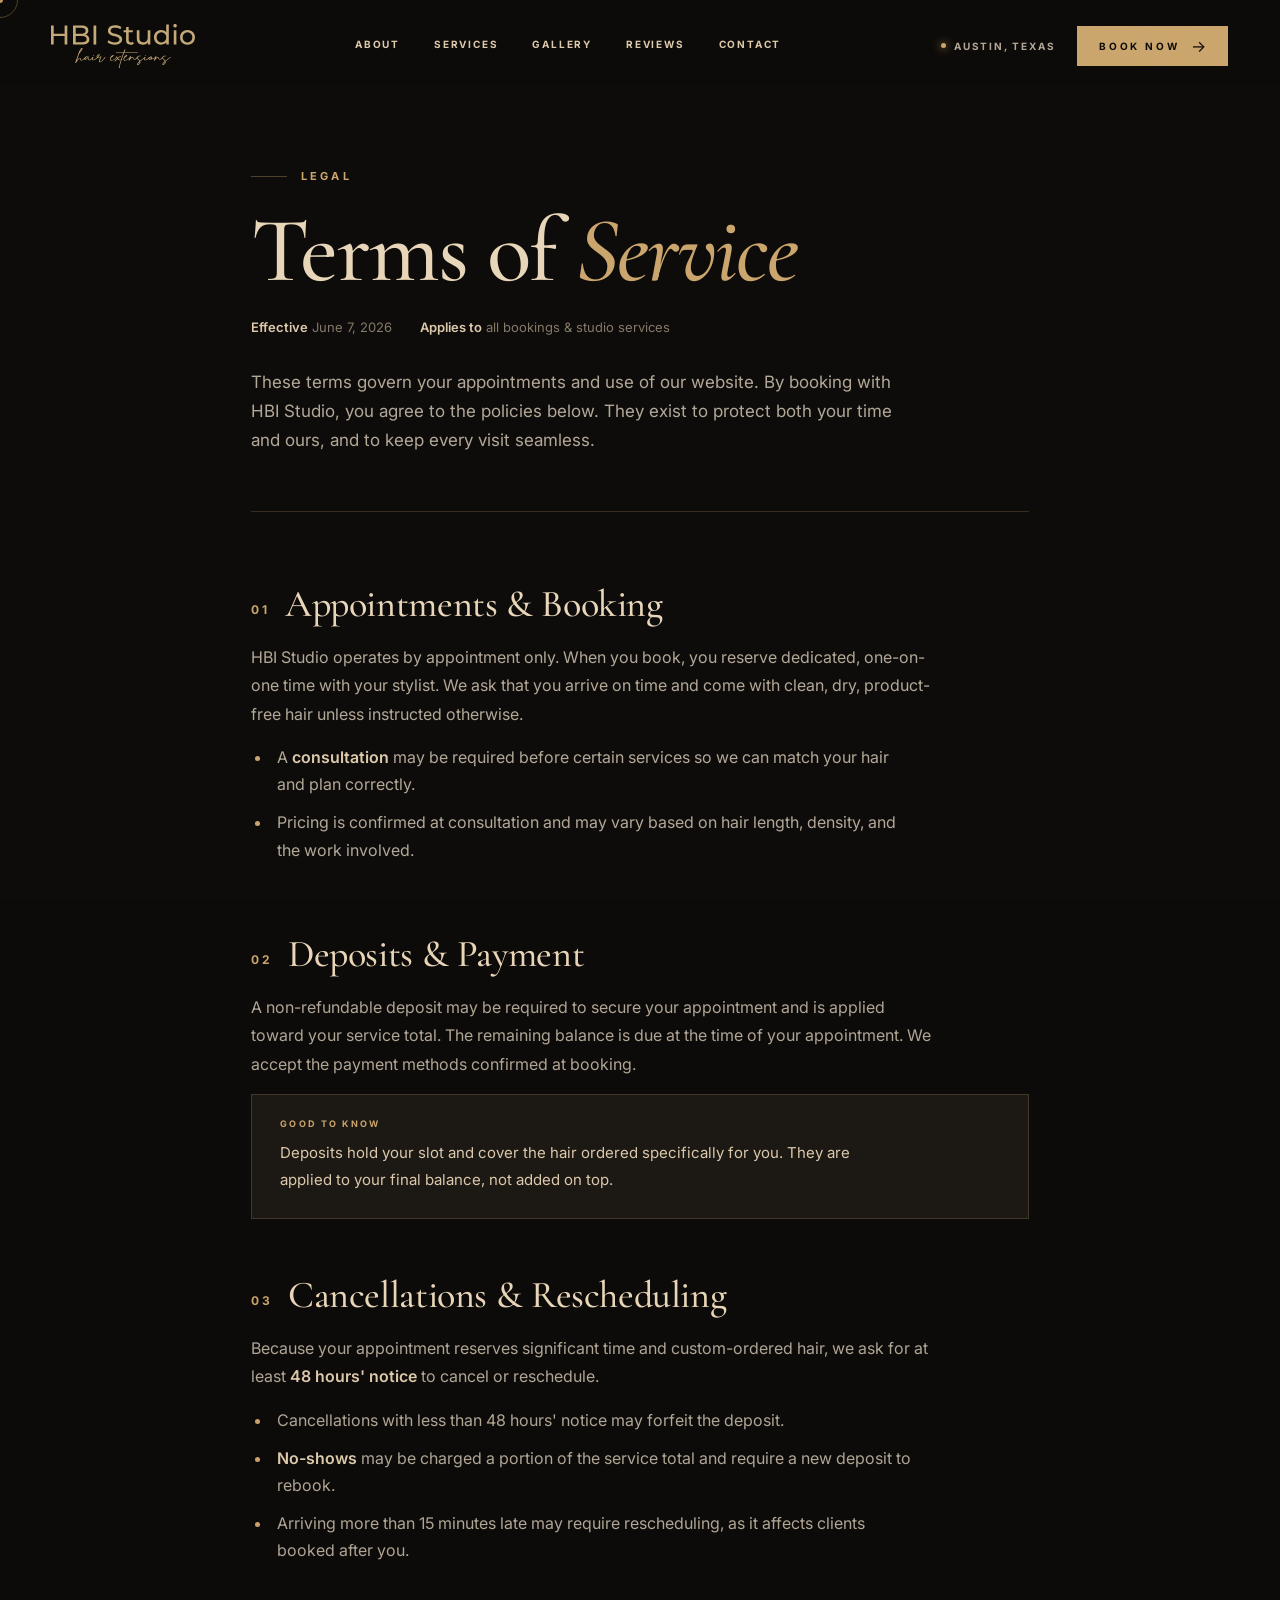
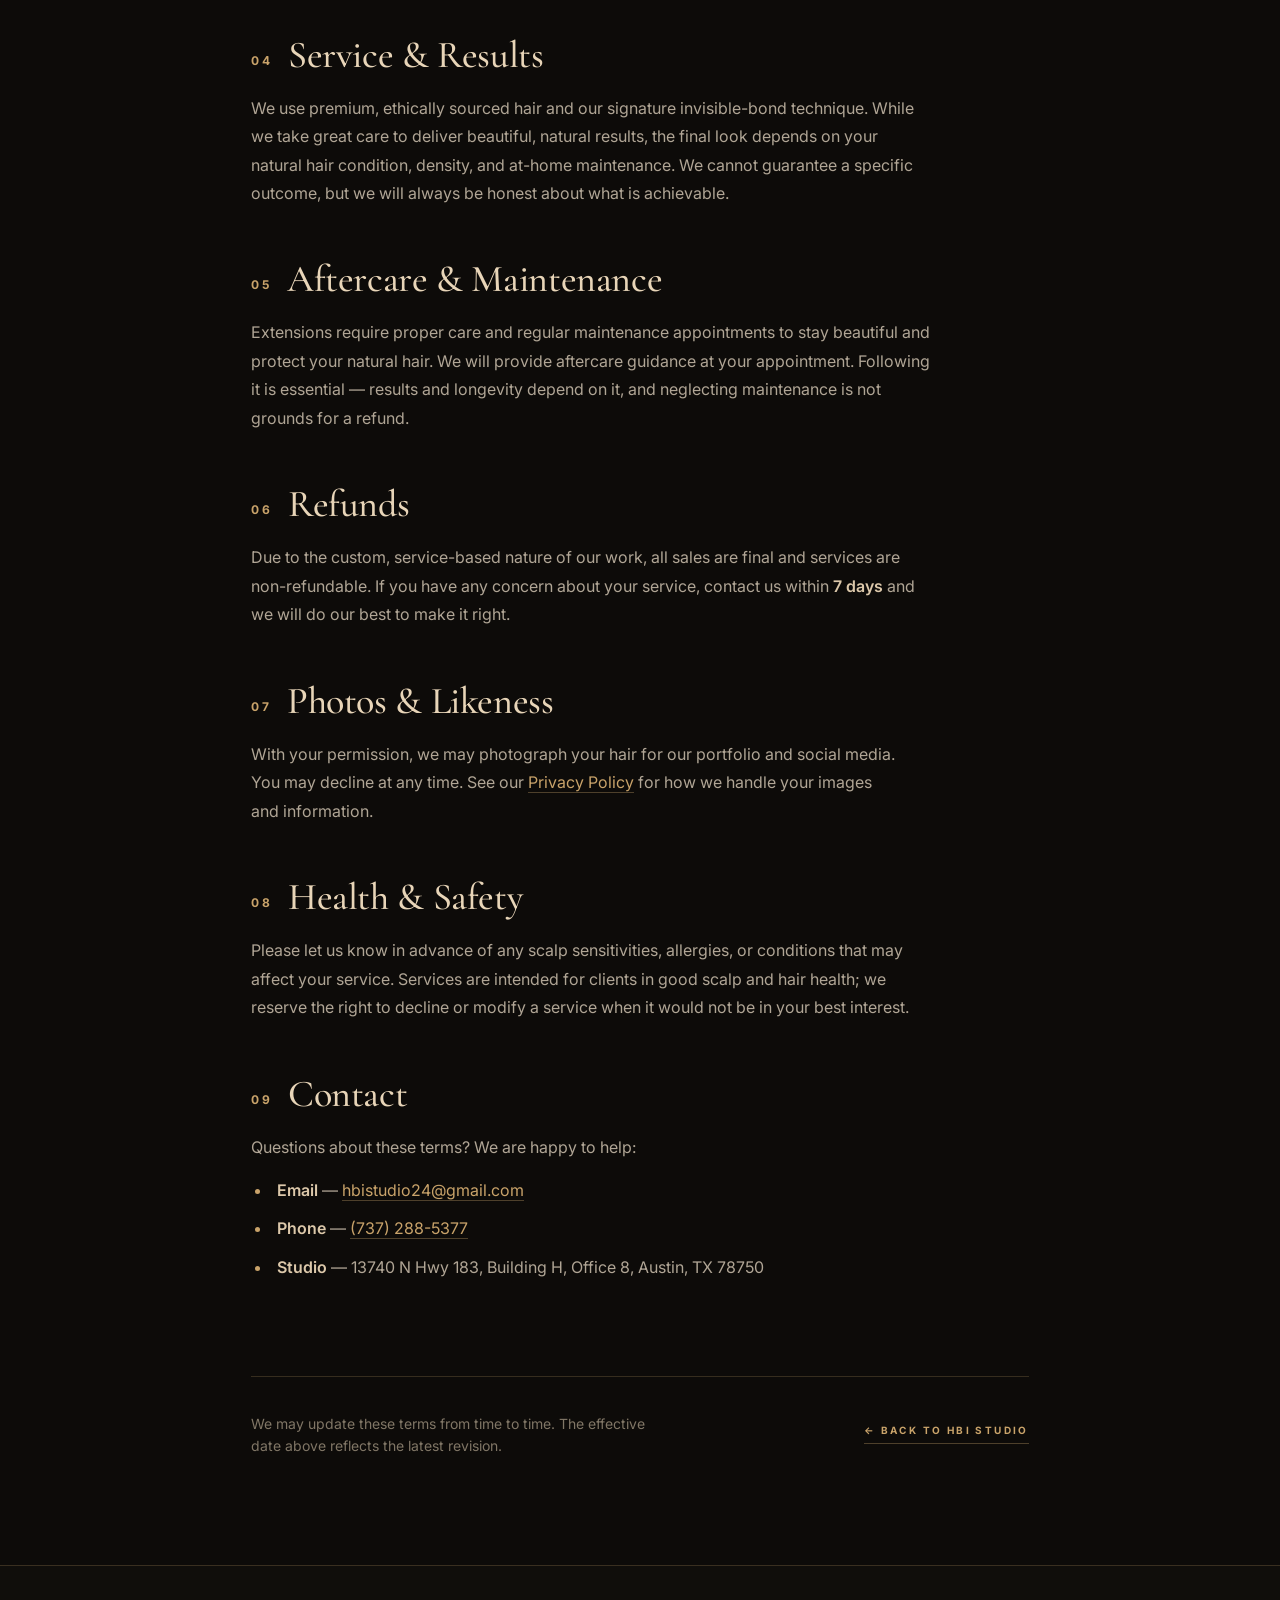
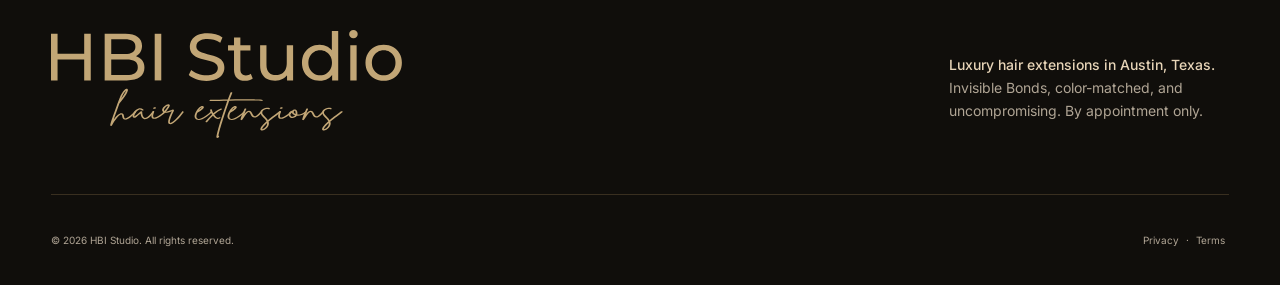
<file: site/terms.html>
﻿<!DOCTYPE html>
<html lang="en">
<head>
  <meta charset="UTF-8" />
  <meta name="viewport" content="width=device-width, initial-scale=1, viewport-fit=cover" />
  <title>Terms of Service — HBI Studio</title>
  <meta name="description" content="The terms that govern booking and services at HBI Studio in Austin, Texas." />
  <meta name="theme-color" content="#0D0B09" />
  <link rel="preconnect" href="https://fonts.googleapis.com" />
  <link rel="preconnect" href="https://fonts.gstatic.com" crossorigin />
  <link href="https://fonts.googleapis.com/css2?family=Cormorant+Garamond:ital,wght@0,400;0,500;0,600;1,400;1,500;1,600&family=Inter:wght@300;400;500;600;700&display=swap" rel="stylesheet" />
  <link rel="stylesheet" href="style.css?v=20260912-10" />
  <link rel="stylesheet" href="legal.css?v=20260912-3" />
</head>
<body data-grain="on">

  <a class="skip-link" href="#main">Skip to content</a>
  <div class="grain" aria-hidden="true"></div>

  <!-- Custom cursor -->
  <div class="cursor-ring" id="cursorRing" aria-hidden="true"></div>
  <div class="cursor-dot" id="cursorDot" aria-hidden="true"></div>

  <!-- ============================ HEADER / NAV ============================ -->
  <header class="site-header" id="siteHeader" aria-label="Primary">
    <div class="nav-wrap">
      <a href="index.html" class="brand" aria-label="HBI Studio home">
        <img class="brand-logo" src="assets/logo.svg" alt="HBI Studio" />
      </a>
      <nav class="primary-nav" aria-label="Main navigation">
        <ul class="nav-list">
          <li><a href="index.html#about">About</a></li>
          <li><a href="index.html#services">Services</a></li>
          <li><a href="index.html#gallery">Gallery</a></li>
          <li><a href="index.html#reviews">Reviews</a></li>
          <li><a href="index.html#contact">Contact</a></li>
        </ul>
      </nav>
      <div class="nav-meta" style="margin: 7px 0px 0px">
        <span class="nav-location"><span class="dot"></span>Austin, Texas</span>
        <a href="index.html#contact" class="btn btn-gold btn-sm">Book Now <span class="arrow">→</span></a>
      </div>
    </div>
  </header>

  <!-- ============================ DOCUMENT ============================ -->
  <main class="legal-main" id="main">
    <div class="legal-head">
      <span class="legal-eyebrow">Legal</span>
      <h1>Terms of <span class="italic">Service</span></h1>
      <div class="legal-meta">
        <span><strong>Effective</strong> June 7, 2026</span>
        <span><strong>Applies to</strong> all bookings &amp; studio services</span>
      </div>
      <p class="legal-lede">These terms govern your appointments and use of our website. By booking with HBI Studio, you agree to the policies below. They exist to protect both your time and ours, and to keep every visit seamless.</p>
    </div>

    <div class="legal-body">
      <section class="legal-section">
        <h2><span class="sec-no">01</span> Appointments &amp; Booking</h2>
        <p>HBI Studio operates by appointment only. When you book, you reserve dedicated, one-on-one time with your stylist. We ask that you arrive on time and come with clean, dry, product-free hair unless instructed otherwise.</p>
        <ul>
          <li>A <strong>consultation</strong> may be required before certain services so we can match your hair and plan correctly.</li>
          <li>Pricing is confirmed at consultation and may vary based on hair length, density, and the work involved.</li>
        </ul>
      </section>

      <section class="legal-section">
        <h2><span class="sec-no">02</span> Deposits &amp; Payment</h2>
        <p>A non-refundable deposit may be required to secure your appointment and is applied toward your service total. The remaining balance is due at the time of your appointment. We accept the payment methods confirmed at booking.</p>
        <div class="legal-callout">
          <span class="ck">Good to know</span>
          <p>Deposits hold your slot and cover the hair ordered specifically for you. They are applied to your final balance, not added on top.</p>
        </div>
      </section>

      <section class="legal-section">
        <h2><span class="sec-no">03</span> Cancellations &amp; Rescheduling</h2>
        <p>Because your appointment reserves significant time and custom-ordered hair, we ask for at least <strong>48 hours' notice</strong> to cancel or reschedule.</p>
        <ul>
          <li>Cancellations with less than 48 hours' notice may forfeit the deposit.</li>
          <li><strong>No-shows</strong> may be charged a portion of the service total and require a new deposit to rebook.</li>
          <li>Arriving more than 15 minutes late may require rescheduling, as it affects clients booked after you.</li>
        </ul>
      </section>

      <section class="legal-section">
        <h2><span class="sec-no">04</span> Service &amp; Results</h2>
        <p>We use premium, ethically sourced hair and our signature invisible-bond technique. While we take great care to deliver beautiful, natural results, the final look depends on your natural hair condition, density, and at-home maintenance. We cannot guarantee a specific outcome, but we will always be honest about what is achievable.</p>
      </section>

      <section class="legal-section">
        <h2><span class="sec-no">05</span> Aftercare &amp; Maintenance</h2>
        <p>Extensions require proper care and regular maintenance appointments to stay beautiful and protect your natural hair. We will provide aftercare guidance at your appointment. Following it is essential — results and longevity depend on it, and neglecting maintenance is not grounds for a refund.</p>
      </section>

      <section class="legal-section">
        <h2><span class="sec-no">06</span> Refunds</h2>
        <p>Due to the custom, service-based nature of our work, all sales are final and services are non-refundable. If you have any concern about your service, contact us within <strong>7 days</strong> and we will do our best to make it right.</p>
      </section>

      <section class="legal-section">
        <h2><span class="sec-no">07</span> Photos &amp; Likeness</h2>
        <p>With your permission, we may photograph your hair for our portfolio and social media. You may decline at any time. See our <a href="privacy.html">Privacy Policy</a> for how we handle your images and information.</p>
      </section>

      <section class="legal-section">
        <h2><span class="sec-no">08</span> Health &amp; Safety</h2>
        <p>Please let us know in advance of any scalp sensitivities, allergies, or conditions that may affect your service. Services are intended for clients in good scalp and hair health; we reserve the right to decline or modify a service when it would not be in your best interest.</p>
      </section>

      <section class="legal-section">
        <h2><span class="sec-no">09</span> Contact</h2>
        <p>Questions about these terms? We are happy to help:</p>
        <ul>
          <li><strong>Email</strong> — <a href="mailto:hbistudio24@gmail.com">hbistudio24@gmail.com</a></li>
          <li><strong>Phone</strong> — <a href="tel:+17372885377">(737) 288-5377</a></li>
          <li><strong>Studio</strong> — 13740 N Hwy 183, Building H, Office 8, Austin, TX 78750</li>
        </ul>
      </section>
    </div>

    <div class="legal-foot">
      <p>We may update these terms from time to time. The effective date above reflects the latest revision.</p>
      <a class="back" href="index.html">← Back to HBI Studio</a>
    </div>
  </main>

  <!-- ============================ FOOTER ============================ -->
  <footer class="site-footer" aria-label="Footer">
    <div class="footer-wrap">
      <div class="footer-mark">
        <img class="footer-logo" src="assets/logo.svg" alt="HBI Studio" />
        <p class="mark-tag"><strong>Luxury hair extensions in Austin, Texas.</strong> Invisible Bonds, color-matched, and uncompromising. By appointment only.</p>
      </div>
      <div class="footer-base">
        <small>© <span id="year">2026</span> HBI Studio. All rights reserved.</small>
        <small><a href="privacy.html">Privacy</a> · <a href="terms.html">Terms</a></small>
      </div>
    </div>
  </footer>

  <script>
    var y = document.getElementById('year');
    if (y) y.textContent = new Date().getFullYear();
  </script>
  <script src="main.js?v=20260912-12" defer></script>
</body>
</html>
</file>
<file: light/style.css>
/* ===========================================================
   HBI Studio — Light Couture
   Warm ivory grounds. Bronze hairlines. Same bones as Dark Couture:
   --ink is the page ground, --cream the primary ink. The dark theme's
   gold-on-black inversions therefore hold without rewriting rules.
   =========================================================== */

/* ───────────────────── Fonts ───────────────────
   Self-hosted latin subsets of the same Google Fonts files (variable
   weight), so the first paint never waits on a second origin. swap: text
   shows in the fallback face until the file lands. */
@font-face {
  font-family: "Cormorant Garamond"; font-style: normal; font-weight: 300 700;
  font-display: swap; src: url("assets/fonts/cormorant-garamond.woff2") format("woff2");
  unicode-range: U+0000-00FF, U+0131, U+0152-0153, U+02BB-02BC, U+02C6, U+02DA, U+02DC, U+0304, U+0308, U+0329, U+2000-206F, U+20AC, U+2122, U+2191, U+2193, U+2212, U+2215, U+FEFF, U+FFFD;
}
@font-face {
  font-family: "Cormorant Garamond"; font-style: italic; font-weight: 300 700;
  font-display: swap; src: url("assets/fonts/cormorant-garamond-italic.woff2") format("woff2");
  unicode-range: U+0000-00FF, U+0131, U+0152-0153, U+02BB-02BC, U+02C6, U+02DA, U+02DC, U+0304, U+0308, U+0329, U+2000-206F, U+20AC, U+2122, U+2191, U+2193, U+2212, U+2215, U+FEFF, U+FFFD;
}
@font-face {
  font-family: "Inter"; font-style: normal; font-weight: 100 900;
  font-display: swap; src: url("assets/fonts/inter.woff2") format("woff2");
  unicode-range: U+0000-00FF, U+0131, U+0152-0153, U+02BB-02BC, U+02C6, U+02DA, U+02DC, U+0304, U+0308, U+0329, U+2000-206F, U+20AC, U+2122, U+2191, U+2193, U+2212, U+2215, U+FEFF, U+FFFD;
}

:root {
  /* Color — grounds */
  --ink:        #F6F1E8;
  --ink-2:      #F1EBDF;
  --panel:      #EEE7D9;
  --panel-2:    #E9E1D120;
  --card:       #FCFAF4;
  --card-2:     #FFFFFF;
  --warm:       #E6DAC5;
  --warm-2:     #DCCCB0;

  /* Bronze — the single accent. Dark enough to carry 11px eyebrow type on
     BOTH grounds: 5.1:1 on --ink, 4.7:1 on --panel. */
  --gold:       #82602F;
  --gold-deep:  #66471F;
  --gold-dim:   rgba(130, 96, 47, .44);
  --gold-line:  rgba(130, 96, 47, .28);
  --gold-glow:  rgba(130, 96, 47, .09);
  /* Alert — --gold's lightness, hue swung to brick. 5.5:1 on --ink. */
  --alert:      oklch(46% 0.15 32);
  --alert-glow: oklch(46% 0.15 32 / .08);

  /* Ink */
  --cream:      #241D14;
  --cream-2:    #3A2F22;
  --mute:       #6A5D4B;
  --mute-2:     #7A6E5B;
  --white:      #FFFFFF;
  --black:      #000000;

  /* Type */
  --serif: "Cormorant Garamond", "Times New Roman", Georgia, serif;
  --sans:  "Inter", -apple-system, BlinkMacSystemFont, "Segoe UI", sans-serif;

  /* Eyebrow tracking */
  --track-md: 0.18em;
  --track-lg: 0.28em;

  /* Layout */
  --maxw: 1440px;
  /* .nav-wrap is 84px plus the header's 1px rule. Scroll offsets and the
     sectional scroll read this, so it is the one place to change it. */
  --header-height: 85px;
  --gutter: clamp(20px, 4vw, 80px);
  --section-y: clamp(60px, 7vw, 110px);

  /* Effects */
  --grain-opacity: .06;
  --reveal-duration: 1100ms;
  --reveal-ease: cubic-bezier(.2, .7, .15, 1);
}

* { box-sizing: border-box; }
html, body { margin: 0; padding: 0; }
html {
  scroll-behavior: auto;
  /* Nothing scrolls sideways at the root: keep a horizontal flick (lightbox
     swipe) from turning into the browser's back / forward navigation. */
  overscroll-behavior-x: none;
}
/* No scroll-padding for sections on purpose: each carries 110-140px of top
   padding, more than the fixed header, so it lands at the top of the viewport
   with the header floating over padding. Offsetting by the header pushed 100vh
   sections 85px past the fold and cut their bottom edge. */

body {
  font-family: var(--sans);
  font-size: 15px;
  color: var(--cream);
  background: var(--ink);
  -webkit-font-smoothing: antialiased;
  -moz-osx-font-smoothing: grayscale;
  overflow-x: hidden;
}
img { max-width: 100%; display: block; }
a { color: inherit; text-decoration: none; }
a:not([class]):hover { color: var(--gold); }
button { font-family: inherit; cursor: pointer; }
ul { list-style: none; padding: 0; margin: 0; }

::selection { background: var(--gold); color: var(--ink); }

.visually-hidden {
  position: absolute; width: 1px; height: 1px;
  padding: 0; margin: -1px; overflow: hidden;
  clip: rect(0,0,0,0); white-space: nowrap; border: 0;
}

.skip-link {
  position: absolute; top: -100px; left: 0;
  background: var(--gold); color: var(--ink);
  padding: 12px 20px; z-index: 9999;
  font: 700 11px/1 var(--sans); letter-spacing: var(--track-md);
}
.skip-link:focus { top: 0; }

/* ───────────────────── Preloader ─────────────────── */
.preloader {
  position: fixed; inset: 0; z-index: 99999;
  background: var(--ink);
  display: flex; align-items: center; justify-content: center;
  transition: opacity .85s ease, transform .95s cubic-bezier(.7,0,.2,1), visibility .95s;
}
.preloader::after {
  /* faint film grain to match the brand */
  content: ""; position: absolute; inset: 0; pointer-events: none;
  opacity: .055; mix-blend-mode: multiply;
  background-image: url("data:image/svg+xml;utf8,<svg xmlns='http://www.w3.org/2000/svg' width='240' height='240'><filter id='n'><feTurbulence type='fractalNoise' baseFrequency='0.95' numOctaves='2' stitchTiles='stitch'/></filter><rect width='100%25' height='100%25' filter='url(%23n)'/></svg>");
}
.preloader.is-done {
  opacity: 0; visibility: hidden;
  transform: translateY(-14px);
  pointer-events: none;
}
.pl-inner { position: relative; display: flex; flex-direction: column; align-items: center; }
.pl-logo {
  position: relative;
  width: clamp(190px, 33vw, 340px);
  aspect-ratio: 2457 / 750;
  opacity: 0;
  transform: translateY(10px);
  animation: plRise .9s cubic-bezier(.2,.7,.15,1) .1s forwards;
}
@keyframes plRise { to { opacity: 1; transform: none; } }
/* Both layers are the logo silhouette, painted through a mask */
.pl-logo-layer {
  position: absolute; inset: 0;
  -webkit-mask: url("assets/logo.svg") center / contain no-repeat;
          mask: url("assets/logo.svg") center / contain no-repeat;
}
/* Faint version — always present, so the mark reads as "not yet loaded" */
.pl-logo-base { background: rgba(138,102,52,.20); }
/* Bright gold that wipes in left → right, as if the logo fills with light */
.pl-logo-fill {
  background: var(--gold);
  clip-path: inset(0 100% 0 0);
  animation: plFill 1.5s cubic-bezier(.55,.08,.22,1) .35s forwards;
}
@keyframes plFill { to { clip-path: inset(0 0% 0 0); } }
/* A single soft shine passes over the mark once it has filled */
.pl-logo::after {
  content: ""; position: absolute; inset: 0;
  -webkit-mask: url("assets/logo.svg") center / contain no-repeat;
          mask: url("assets/logo.svg") center / contain no-repeat;
  background: linear-gradient(100deg, transparent 42%, rgba(255,244,224,.9) 50%, transparent 58%);
  background-size: 260% 100%;
  background-position: 160% 0;
  opacity: 0;
  animation: plShine 1.4s ease-in-out 1.15s forwards;
}
@keyframes plShine {
  0%   { background-position: 160% 0; opacity: 0; }
  22%  { opacity: 1; }
  100% { background-position: -160% 0; opacity: 0; }
}
@media (prefers-reduced-motion: reduce) {
  .cur-star { transition: none; }
  .cur-star.is-on::before { animation: none; opacity: 1; }
  .pl-logo, .pl-logo-fill {
    animation-duration: .01s !important; animation-delay: 0s !important;
  }
  .pl-logo::after { display: none; }
}

/* ───────────────────── Grain overlay ─────────────────── */
.grain {
  position: fixed; inset: 0;
  pointer-events: none;
  z-index: 9000;
  opacity: var(--grain-opacity);
  mix-blend-mode: multiply;
  background-image: url("data:image/svg+xml;utf8,<svg xmlns='http://www.w3.org/2000/svg' width='240' height='240'><filter id='n'><feTurbulence type='fractalNoise' baseFrequency='0.95' numOctaves='2' stitchTiles='stitch'/><feColorMatrix values='0 0 0 0 0  0 0 0 0 0  0 0 0 0 0  0 0 0 1.35 0'/></filter><rect width='100%25' height='100%25' filter='url(%23n)' opacity='0.55'/></svg>");
}
body[data-grain="off"] .grain { display: none; }

/* ───────────────────── Reveals ─────────────────── */
/* Progressive enhancement: nothing is hidden unless the head has stamped
   <html class="js"> (and, if main.js never arrives, it unstamps it again).
   Without JavaScript every block is simply there. */
.reveal {
  opacity: 1;
  transform: none;
}
/* will-change stays on for the block's whole life, not just while hidden:
   dropping it at the moment the rise begins tears the compositor layer down
   mid-animation, which shows as a flicker. */
.js .reveal { will-change: opacity, transform; }
.js .reveal:not(.is-in) {
  opacity: 0;
  transform: translateY(56px);   /* matches the rise's starting point */
}
/* The hero is never hidden behind JavaScript: it is the page's largest
   paint, and the preloader already covers its entrance. main.js settles
   these without an animation. */
.js .hero .reveal:not(.is-in) { opacity: 1; transform: none; }

@media (prefers-reduced-motion: reduce) {
  .js .reveal, .js .reveal:not(.is-in) {
    opacity: 1; transform: none; will-change: auto;
  }
  html { scroll-behavior: auto; }
}

/* Keyboard focus: one bronze ring everywhere, and none for mouse clicks.
   5:1 against the ivory grounds. */
:focus-visible { outline: 2px solid var(--gold); outline-offset: 3px; }
.cc-select-opt:focus-visible { outline-offset: -2px; }

/* ===========================================================
   TYPOGRAPHY PRIMITIVES
   =========================================================== */
.eyebrow {
  display: inline-flex; align-items: center; gap: 14px;
  font: 700 11px/1 var(--sans);
  letter-spacing: var(--track-lg);
  color: var(--gold);
  text-transform: uppercase;
}
.eyebrow::before {
  content: ""; width: 36px; height: 1px;
  background: var(--gold-dim);
}
.eyebrow.center { justify-content: center; }
.eyebrow.no-line::before { display: none; }
.eyebrow.mute { color: var(--mute); }

.serif-display {
  font-family: var(--serif);
  font-weight: 500;
  line-height: 0.96;
  letter-spacing: -0.01em;
  color: var(--cream);
}
.italic { font-style: italic; color: var(--gold); }

.gold { color: var(--gold); }
.cream { color: var(--cream); }
.mute { color: var(--mute); }

/* ===========================================================
   BUTTONS
   =========================================================== */
.btn {
  display: inline-flex; align-items: center; gap: 12px;
  height: 50px; padding: 0 26px;
  font: 700 10px/1 var(--sans);
  letter-spacing: var(--track-lg);
  text-transform: uppercase;
  border: none; border-radius: 0;
  cursor: pointer; position: relative;
  transition: background .25s ease, color .25s ease, transform .25s ease;
  will-change: transform;
}
.btn .arrow {
  font-family: var(--sans); font-weight: 400; font-size: 16px;
  letter-spacing: 0; transition: transform .35s var(--reveal-ease);
  display: inline-block;
}
.btn:hover .arrow { transform: translateX(6px); }
.btn-gold {
  background: var(--gold); color: var(--ink);
}
.btn-gold:hover { background: var(--cream); }
.btn-ghost {
  background: transparent; color: var(--cream);
  border: 1px solid var(--gold);
}
.btn-ghost:hover { background: rgba(138,102,52,.09); color: var(--gold); }
.btn-sm { height: 40px; padding: 0 22px; font-size: 10px; }

/* ===========================================================
   NAV
   =========================================================== */
.site-header {
  position: fixed; top: 0; left: 0; right: 0;
  z-index: 800;
  background: rgba(246,241,232,.78);
  backdrop-filter: blur(14px) saturate(120%);
  -webkit-backdrop-filter: blur(14px) saturate(120%);
  border-bottom: 1px solid transparent;
  transition: background .35s ease, border-color .35s ease;
}
.site-header.is-scrolled {
  background: rgba(246,241,232,.95);
  border-bottom-color: var(--gold-line);
  box-shadow: 0 1px 24px -8px rgba(60,44,20,.18);
}
.nav-wrap {
  max-width: var(--maxw); margin: 0 auto;
  padding: 0 var(--gutter);
  height: 84px;
  display: grid;
  grid-template-columns: auto 1fr auto;
  align-items: center;
  gap: clamp(20px, 4vw, 60px);
}
.brand {
  display: inline-flex; align-items: center;
  white-space: nowrap;
}
.brand-logo {
  height: 44px; width: auto;
  display: block;
  /* Logo SVG has the script "hair extensions" tail below the "HBI Studio" type —
     nudge up so the primary mark sits on the same eyeline as the nav menu */
  transform: translateY(4px);
}

.primary-nav { justify-self: center; }
.nav-list {
  display: flex; gap: 34px; align-items: center;
}
.nav-list a {
  font: 700 10px/1 var(--sans);
  letter-spacing: var(--track-md);
  color: var(--cream-2);
  text-transform: uppercase;
  position: relative; padding: 6px 0;
  transition: color .25s ease;
  white-space: nowrap;
}
.nav-list a:hover { color: var(--gold); }
.nav-list a::after {
  content: ""; position: absolute; left: 0; right: 0; bottom: 0;
  height: 1px; background: var(--gold);
  transform: scaleX(0); transform-origin: left;
  transition: transform .35s var(--reveal-ease);
}
.nav-list a:hover::after { transform: scaleX(1); }

.nav-meta {
  display: flex; align-items: center; gap: 22px;
  justify-self: end;
}
.nav-location {
  display: inline-flex; align-items: center; gap: 8px;
  font: 700 10px/1 var(--sans);
  letter-spacing: var(--track-md);
  color: var(--mute);
  text-transform: uppercase;
  white-space: nowrap;
}
.nav-location .dot {
  width: 5px; height: 5px; background: var(--gold);
  border-radius: 50%; box-shadow: 0 0 8px var(--gold);
}

.hamburger {
  display: none; width: 44px; height: 44px;
  background: transparent; border: 1px solid var(--gold-line);
  position: relative;
  transition: border-color .35s ease;
}
.hamburger span {
  position: absolute; left: 11px; right: 11px;
  height: 1px; background: var(--gold);
  transform-origin: center;
  transition: top .3s cubic-bezier(.7,0,.2,1),
              transform .35s cubic-bezier(.7,0,.2,1) .05s,
              opacity .18s ease;
}
.hamburger span:nth-child(1) { top: 14px; }
.hamburger span:nth-child(2) { top: 19px; }
.hamburger span:nth-child(3) { top: 24px; }
/* Bars morph into an X while the menu is open */
.hamburger[aria-expanded="true"] { border-color: var(--gold); }
.hamburger[aria-expanded="true"] span {
  transition: top .3s cubic-bezier(.7,0,.2,1),
              transform .35s cubic-bezier(.7,0,.2,1) .12s,
              opacity .18s ease .12s;
}
.hamburger[aria-expanded="true"] span:nth-child(1) { top: 19px; transform: rotate(45deg); }
.hamburger[aria-expanded="true"] span:nth-child(2) { opacity: 0; transform: scaleX(0); }
.hamburger[aria-expanded="true"] span:nth-child(3) { top: 19px; transform: rotate(-45deg); }

.mobile-menu {
  position: fixed; inset: 0;
  z-index: 700;
  display: flex; flex-direction: column;
  padding: 100px var(--gutter) 40px;
  /* Warm layered depth instead of flat black */
  background:
    radial-gradient(130% 90% at 82% -5%, rgba(138,102,52,.14), transparent 52%),
    linear-gradient(180deg, #FFFDF8 0%, var(--ink) 58%);
  /* Curtain reveal: the panel wipes down from the top */
  clip-path: inset(0 0 100% 0);
  visibility: hidden;
  pointer-events: none;
  transition: clip-path .72s cubic-bezier(.76,0,.24,1),
              visibility 0s linear .72s;
}
.mobile-menu[data-open="true"] {
  clip-path: inset(0 0 0 0);
  visibility: visible; pointer-events: auto;
  transition: clip-path .82s cubic-bezier(.76,0,.24,1),
              visibility 0s;
}
/* Gold hairline that trails the leading edge of the reveal */
.mobile-menu::after {
  content: ""; position: absolute; left: 0; right: 0; top: 0;
  height: 100%;
  background: linear-gradient(180deg, transparent calc(100% - 1px), rgba(138,102,52,.5) 100%);
  pointer-events: none;
}
.mobile-list { display: flex; flex-direction: column; gap: 22px; }
.mobile-list a {
  display: inline-block;
  position: relative;
  overflow: hidden;                 /* the mask line */
  padding: 0 2px 4px;
  font-family: var(--serif); font-size: 40px;
  letter-spacing: -.01em; line-height: 1.06;
}
/* The word rides inside the mask and rises up when the menu opens */
.mobile-list a .ml-txt {
  display: inline-block;
  color: var(--cream);
  transform: translateY(112%);
  transition: transform 1s cubic-bezier(.19,1,.22,1),
              color .35s ease, font-style 0s;
  will-change: transform;
}
.mobile-menu[data-open="true"] .mobile-list a .ml-txt { transform: translateY(0); }
.mobile-menu[data-open="true"] .mobile-list li:nth-child(1) a .ml-txt { transition-delay: .16s; }
.mobile-menu[data-open="true"] .mobile-list li:nth-child(2) a .ml-txt { transition-delay: .24s; }
.mobile-menu[data-open="true"] .mobile-list li:nth-child(3) a .ml-txt { transition-delay: .32s; }
.mobile-menu[data-open="true"] .mobile-list li:nth-child(4) a .ml-txt { transition-delay: .40s; }
.mobile-menu[data-open="true"] .mobile-list li:nth-child(5) a .ml-txt { transition-delay: .48s; }
.mobile-menu[data-open="true"] .mobile-list li:nth-child(6) a .ml-txt { transition-delay: .56s; }
.mobile-menu[data-open="true"] .mobile-list li:nth-child(7) a .ml-txt { transition-delay: .64s; }
/* Gold hairline that draws under the word on hover */
.mobile-list a::after {
  content: ""; position: absolute; left: 2px; right: 2px; bottom: 0;
  height: 1px; background: var(--gold);
  transform: scaleX(0); transform-origin: left center;
  transition: transform .55s cubic-bezier(.19,1,.22,1);
}
.mobile-list a:hover .ml-txt {
  color: var(--gold); font-style: italic;
  transform: translateY(0) translateX(10px);
  transition: transform .5s cubic-bezier(.19,1,.22,1), color .35s ease;
  transition-delay: 0s;
}
.mobile-list a:hover::after { transform: scaleX(1); }

@media (max-width: 1080px) {
  .primary-nav { display: none; }
  .hamburger { display: block; }
  .nav-wrap { grid-template-columns: 1fr auto; }
  .nav-meta .nav-location { display: none; }
}

/* ===========================================================
   SECTION SNAP — handled by JS for smoother cinematic feel
   =========================================================== */
section {
  /* sections marked as snap targets via JS */
}
.before-after, .gallery, .reviews {
  min-height: 100vh;
}
.services, .experience, .contact {
  min-height: 100vh;
}

/* ===========================================================
   HERO — Variant A: SPLIT
   =========================================================== */
.hero {
  position: relative;
  height: 100vh;
  min-height: 640px;
  padding-top: 0;
  background: var(--ink);
  overflow: hidden;
}
body[data-hero="split"] .hero-split { display: grid; }
.hero-split { display: none; }

/* SPLIT — photo full-bleed, copy overlaid on left with gradient */
.hero-split {
  /* A browser's own dark mode would invert this block (the ivory wash turns brown
     and dims the footage, the seal's halo glows). Declaring it dark-aware leaves
     it as designed; nothing changes where no forced dark mode is on. */
  color-scheme: dark;
  position: relative;
  display: grid;
  grid-template-columns: 1fr;
  height: 100%;
}
.hero-split .hero-photo {
  position: absolute; inset: 0;
  z-index: 1;
  background: var(--warm);
  overflow: hidden;
}
.hero-split .hero-photo img {
  position: absolute; inset: 0; width: 100%; height: 100%;
  object-fit: cover;
}
/* The cream washes that used to sit over the hero footage are gone: the clip
   is already bright behind the copy (darkest region 209/255 across the whole
   loop, ~10:1 against the ink text), so they only milked out the photograph. */
.hero-split .hero-copy {
  position: relative;
  z-index: 3;
  padding: calc(84px + clamp(20px, 3vw, 40px)) clamp(30px, 5vw, 90px) clamp(30px, 4vw, 60px);
  display: flex; flex-direction: column; justify-content: center;
  max-width: 720px;
  height: 100%;
}
/* Backing for the copy, bounded to the copy column instead of washing the whole
   frame. The text overlaps the hair at the right end of its lines at every
   width — measured 1.1:1 on the eyebrow at 1024px and 4.2:1 at 1280px, against
   a 4.5:1 floor — so this stays on. Over the bright wall that fills the left of
   the clip it is all but invisible; it never reaches the right half of the
   photograph, which the old full-bleed washes did. */
.hero-split .hero-copy::after {
  content: ""; position: absolute; z-index: -1;
  /* Runs past the copy on the right so the mask has room to fade out there;
     ending it flush with the column left a visible vertical seam. */
  top: 0; bottom: 0; left: 0; right: -140px;
  pointer-events: none;
  background: linear-gradient(180deg,
    rgba(246,241,232,.96) 0%,
    rgba(246,241,232,.92) 62%,
    rgba(246,241,232,.74) 84%,
    rgba(246,241,232,0) 100%);
  -webkit-mask-image: linear-gradient(90deg, #000 0%, #000 84%, transparent 100%);
          mask-image: linear-gradient(90deg, #000 0%, #000 84%, transparent 100%);
}
.hero-split .hero-copy::before {
  content: ""; position: absolute;
  left: 0; top: clamp(60px, 7vw, 120px); bottom: clamp(60px, 7vw, 120px);
  width: 1px; background: linear-gradient(to bottom, transparent, var(--gold-dim) 20%, var(--gold-dim) 80%, transparent);
}
.hero-split .hero-eyebrow {
  margin-bottom: clamp(16px, 2.4vw, 32px);
}
.hero-split h1 {
  font-family: var(--serif); font-weight: 500;
  font-size: clamp(48px, 6.8vw, 96px);
  line-height: .92;
  letter-spacing: -.015em;
  color: var(--cream);
  margin: 0;
}
.hero-split h1 .line { display: block; }
.hero-split h1 .line.italic {
  font-style: italic; color: var(--gold); letter-spacing: -.005em;
}
.hero-split h1 .line.italic em { font-style: normal; }
.hero-split .hero-sub {
  margin: clamp(18px, 2.5vw, 30px) 0 clamp(20px, 2.8vw, 32px);
  font: 400 15px/1.55 var(--sans); color: var(--mute);
  max-width: 460px;
}
.hero-split .hero-ctas {
  display: flex; gap: 14px; flex-wrap: wrap;
  margin-bottom: clamp(22px, 3vw, 38px);
}
/* The hero's buttons carry the main ask, so their type is a step larger than
   the site's 10px button scale; tracking comes down to keep the width. */
.hero-ctas .btn { font-size: 12px; letter-spacing: 0.2em; }
.hero-ctas .btn { white-space: nowrap; }
/* Narrow phones: ease the tracking so the longer label stays one line, and
   below 400px let the two buttons stack full-width rather than wrap text. */
@media (max-width: 480px) { .hero-ctas .btn { letter-spacing: 0.14em; } }
@media (max-width: 400px) { .hero-split .hero-ctas .btn { flex: 1 1 100%; justify-content: center; } }
.hero-note {
  font: 400 13px/1.5 var(--sans); color: var(--mute);
  margin: calc(-1 * clamp(22px, 3vw, 38px) + 12px) 0 clamp(22px, 3vw, 38px);
}
.hero-split .hero-pills {
  display: flex; gap: 8px; flex-wrap: wrap;
  position: relative; z-index: 3;
}
.hero-pill {
  display: inline-flex; align-items: center; gap: 8px;
  height: 32px; padding: 0 12px;
  background: var(--card);
  border: 1px solid var(--gold-dim);
  font: 700 9px/1 var(--sans);
  letter-spacing: var(--track-md);
  color: var(--mute);
  text-transform: uppercase;
}
.hero-pill .pip {
  width: 4px; height: 4px; background: var(--gold);
  border-radius: 50%;
}

.hero-split .hero-photo {
  position: absolute; inset: 0;
}
.hero-split .hero-photo img {
  position: absolute; inset: 0; width: 100%; height: 100%;
  object-fit: cover;
}
.hero-split .hero-photo .scroll-cue, .hero-split .seal {
  z-index: 4;
}

/* Seal — circular text only, no border, larger letters */
.seal {
  position: absolute;
  width: 168px; height: 168px;
  z-index: 4;
  pointer-events: none;
}
.seal-svg {
  width: 100%; height: 100%;
  animation: spin 42s linear infinite;
}
.seal-svg .seal-text {
  font: 600 12px var(--sans);
  fill: var(--gold);
  text-transform: uppercase;
}
.seal-svg .seal-dot {
  fill: var(--gold);
}
.seal-svg .seal-star {
  fill: var(--gold);
  transform: scale(1.32);
  transform-box: fill-box;
  transform-origin: center;
}
@keyframes spin { to { transform: rotate(360deg); } }
.hero-split .seal { right: clamp(30px, 5vw, 80px); top: clamp(110px, 12vw, 180px); }

/* The seal was cream with a dark shadow because it used to sit over the dark
   site's near-black footage. The light clip runs 132-241 behind it for the
   whole loop, so cream disappeared into it. Bronze reads at 5.2:1 on the wall,
   and the shadow flips to a cream halo, which is what carries it through the
   frames where the hair sweeps past. Fills come from the base .seal rules. */
.hero-split .seal-svg {
  filter:
    drop-shadow(0 0 2px rgba(255,252,246,.95))
    drop-shadow(0 1px 4px rgba(255,252,246,.75));
}

/* Scroll cue */
.scroll-cue {
  position: absolute; left: 50%; bottom: 36px;
  transform: translateX(-50%);
  display: flex; flex-direction: column; align-items: center; gap: 14px;
  z-index: 5;
}
.scroll-cue .line {
  width: 1px; height: 52px;
  background: linear-gradient(to bottom, transparent, var(--gold));
  position: relative; overflow: hidden;
}
.scroll-cue .line::after {
  content: ""; position: absolute; top: -52px; left: 0; width: 100%; height: 52px;
  background: linear-gradient(to bottom, transparent, var(--cream));
  animation: scrollPulse 2.4s ease-in-out infinite;
}
/* Bottom-centre of the split hero is where the vignette and the vertical
   gradient stack, so the ground there is near-ivory: ink reads, mid-tones
   don't. The shadow covers the case where the stack lands mid-grey. */
.hero-split .scroll-cue .label {
  color: var(--cream);
  text-shadow: 0 1px 3px rgba(246,241,232,.9);
}
.hero-split .scroll-cue .line { background: linear-gradient(to bottom, transparent, var(--gold-deep)); }
.hero-split .scroll-cue .line::after { background: linear-gradient(to bottom, transparent, var(--cream)); }
@keyframes scrollPulse {
  0%   { top: -52px; }
  60%, 100% { top: 100%; }
}
.scroll-cue .label {
  font: 700 9px/1 var(--sans);
  letter-spacing: var(--track-lg);
  color: var(--mute);
  text-transform: uppercase;
}

@media (max-width: 980px) {
  .hero-split .hero-copy { max-width: 100%; padding-right: clamp(30px, 5vw, 90px); }
  .hero-split .hero-photo::before {
    background: linear-gradient(180deg, rgba(246,241,232,.94) 0%, rgba(246,241,232,.8) 50%, rgba(246,241,232,.94) 100%);
  }
  /* The seal sits under the header beside the eyebrow, which is narrowed so
     its second line stops short of it; the scroll cue has nothing to say on a touch screen and was
     landing on the pills. */
  .hero-split .seal { right: 18px; top: 92px; width: 80px; height: 80px; }
  .hero-split .hero-eyebrow { max-width: calc(100% - 96px); }
  .hero-split .scroll-cue { display: none; }
}

/* ===========================================================
   MARQUEE
   =========================================================== */
.marquee {
  background: linear-gradient(90deg, var(--warm-2), #D2BD9A, var(--warm-2));
  overflow: hidden;
  border-top: 1px solid var(--gold-line);
  border-bottom: 1px solid var(--gold-line);
  overflow: hidden;
  position: relative;
}
.marquee::before, .marquee::after {
  content: ""; position: absolute; top: 0; bottom: 0;
  width: 80px; z-index: 2; pointer-events: none;
}
.marquee::before { left: 0; background: linear-gradient(90deg, var(--warm-2), transparent); }
.marquee::after { right: 0; background: linear-gradient(-90deg, var(--warm-2), transparent); }
.marquee-track {
  display: flex; gap: 56px;
  padding: 22px 0;
  white-space: nowrap;
  animation: marquee 38s linear infinite;
  width: max-content;
}
.marquee:hover .marquee-track { animation-play-state: paused; }
.marquee-item {
  font: 700 11px/1 var(--sans);
  letter-spacing: var(--track-lg);
  color: var(--cream); text-transform: uppercase;
  display: inline-flex; align-items: center; gap: 56px;
}
.marquee-item .star {
  color: var(--gold); font-family: var(--serif); font-size: 16px;
}
@keyframes marquee {
  0% { transform: translateX(0); }
  100% { transform: translateX(-50%); }
}
body[data-marquee="off"] .marquee { display: none; }

/* ===========================================================
   BEFORE & AFTER
   =========================================================== */
.before-after {
  background: var(--ink);
  /* Tighter than the other sections: the stage runs nearly the full screen
     height, so it only needs clearance under the 85px fixed header */
  padding: clamp(100px, 11vw, 112px) 0 clamp(40px, 5vw, 52px);
  position: relative;
  display: flex; align-items: center;
}
.before-after > .ba-grid { width: 100%; }
.ba-grid {
  max-width: var(--maxw); margin: 0 auto;
  padding: 0 var(--gutter);
  display: grid;
  grid-template-columns: minmax(0, 420px) minmax(0, 1fr);
  gap: clamp(40px, 6vw, 80px);
  align-items: center;
}
.ba-copy h2 {
  font-family: var(--serif); font-weight: 500;
  font-size: clamp(36px, 4vw, 56px);
  line-height: 1.02; letter-spacing: -.01em;
  color: var(--cream);
  margin: 20px 0 28px;
  text-wrap: pretty;
}
.ba-copy h2 .italic { color: var(--gold); display: block; }
.ba-copy p {
  font: 400 14px/1.65 var(--sans); color: var(--mute);
  margin: 0 0 28px; max-width: 320px;
}
.link-gold {
  display: inline-flex; align-items: center; gap: 10px;
  font: 700 10px/1 var(--sans); letter-spacing: var(--track-lg);
  color: var(--gold); text-transform: uppercase;
  padding-bottom: 8px; border-bottom: 1px solid var(--gold-dim);
  transition: border-color .25s ease, color .25s ease;
}
.link-gold:hover { border-color: var(--gold); color: var(--cream); }
.link-gold .arrow { transition: transform .35s var(--reveal-ease); }
.link-gold:hover .arrow { transform: translateX(6px); }

.ba-stage {
  position: relative;
  /* Tall portrait frame: runs nearly the full screen height, width follows.
     The 260px reserve covers section padding, the gap and the thumb strip,
     so the whole group still lands within one screen. */
  aspect-ratio: 2 / 3;
  height: min(calc(100vh - 260px), 820px);
  width: auto;
  max-width: 100%;
  margin: 0 auto;
  background: var(--warm);
  overflow: hidden;
  user-select: none;
  border: 1px solid var(--gold-line);
}
.ba-stage img {
  position: absolute; inset: 0; width: 100%; height: 100%; object-fit: cover;
  /* Crop bias: the 2:3 frame shows 84% of the 9:16 photo. Each photo carries
     its own --oy so the crown sits at the same height in every frame and
     the two halves of a pair line up; 45% is the fallback. */
  object-position: 50% var(--oy, 45%);
  pointer-events: none;
}
.ba-after {
  position: absolute; inset: 0;
  width: 50%; overflow: hidden;
}
.ba-after img {
  width: 200%; max-width: none;
}
.ba-tag {
  position: absolute; bottom: 18px;
  display: inline-flex; padding: 8px 14px;
  font: 700 10px/1 var(--sans); letter-spacing: var(--track-lg);
  text-transform: uppercase; z-index: 3;
}
.ba-tag.before {
  left: 18px; background: rgba(0,0,0,.55); color: var(--white);
  border: 1px solid rgba(255,255,255,.2);
}
.ba-tag.after {
  right: 18px; background: var(--gold); color: var(--ink);
}
.ba-handle {
  position: absolute; top: 0; bottom: 0; left: 50%;
  width: 2px; background: var(--cream);
  z-index: 4; cursor: ew-resize; transform: translateX(-50%);
}
.ba-handle::before, .ba-handle::after {
  content: ""; position: absolute; left: 50%; transform: translateX(-50%);
  width: 1px; height: calc(50% - 28px);
  background: var(--cream);
}
.ba-handle::before { top: 0; }
.ba-handle::after { bottom: 0; }
.ba-knob {
  position: absolute; top: 50%; left: 50%;
  transform: translate(-50%, -50%);
  width: 56px; height: 56px;
  background: var(--gold);
  border-radius: 50%;
  display: flex; align-items: center; justify-content: center;
  color: var(--ink); font-size: 16px;
  box-shadow: 0 0 0 1px var(--ink), 0 0 30px rgba(201,163,106,.45);
}
.ba-knob span { font-family: var(--serif); }
/* The pair is always shown as two framed plates, never a drag slider:
   side by side on wide screens, stacked below 1200px. Width-driven so both
   fit the column; the max-width keeps the row inside one short screen. */
.ba-stage.is-split {
  display: flex;
  gap: 16px;
  aspect-ratio: auto;
  width: 100%;
  max-width: calc((100vh - 300px) * 1.3334 + 16px);
  height: auto;
  border: none;
  background: none;
  overflow: visible;
}
.ba-stage.is-split > .ba-after,
.ba-stage.is-split > .ba-after-img {
  position: relative;
  inset: auto;
  flex: 1 1 0;
  width: auto; height: auto;
  aspect-ratio: 2 / 3;
  background: var(--warm);
  border: 1px solid var(--gold-line);
  overflow: hidden;
}
.ba-stage.is-split > .ba-after { order: 1; }      /* Before reads first */
.ba-stage.is-split > .ba-after-img { order: 2; }
.ba-stage.is-split .ba-before-img {
  position: absolute; inset: 0;
  width: 100%; max-width: 100%; height: 100%;
}
.ba-stage.is-split .ba-handle { display: none; }
.ba-stage.is-split .ba-tag.before { left: 18px; }
.ba-stage.is-split .ba-tag.after { right: 18px; }

/* Below 1200px the plates no longer fit side by side, so main.js drops
   .is-split and the pair shares one 2:3 frame with a wipe handle. The frame
   fills the column, capped so a tablet does not get a poster; touch-action
   keeps the page still under a horizontal drag while vertical ones still
   scroll. The stacked rules below only cover the instant between a resize
   and the mode switch. */
@media (max-width: 1199px) {
  .ba-stage:not(.is-split) { width: 100%; height: auto; max-width: 560px; touch-action: pan-y; }
  .ba-stage:not(.is-split) .ba-handle { touch-action: none; }
  .ba-stage.is-split {
    flex-direction: column;
    gap: 12px;
    max-width: none;
  }
  .ba-stage.is-split > .ba-after,
  .ba-stage.is-split > .ba-after-img { flex: 0 0 auto; width: 100%; }
  /* Tags anchor to the stage, so lift Before onto the top plate */
  .ba-stage.is-split .ba-tag.before { top: 18px; bottom: auto; }
}

/* Contact-sheet picker: each result is previewable before you switch to it */
.ba-dots {
  display: flex; gap: 10px; justify-content: center;
  align-items: flex-start;   /* let aspect-ratio set thumb height, not stretch */
  /* One row that scrolls sideways when the thumbs outgrow it; the auto
     margins on the ends keep the row centred while it still fits. */
  overflow-x: auto; overscroll-behavior-x: contain;
  min-width: 0; width: 100%;   /* a scroll row must be allowed to shrink below its content */
  scroll-snap-type: x proximity; -webkit-overflow-scrolling: touch;
  scrollbar-width: none;
  max-width: 100%; padding: 4px 4px 8px;
  margin-top: 22px;
}
.ba-dots::-webkit-scrollbar { display: none; }
.ba-dot { flex: 0 0 auto; scroll-snap-align: center; }
.ba-dot:first-child { margin-left: auto; }
.ba-dot:last-child { margin-right: auto; }
.ba-dot {
  width: 52px; aspect-ratio: 2 / 3;
  padding: 0; background: var(--warm);
  border: 1px solid transparent;
  overflow: hidden; cursor: pointer;
  opacity: .45;
  transition: opacity .3s var(--reveal-ease),
              border-color .3s var(--reveal-ease),
              transform .3s var(--reveal-ease);
}
.ba-dot img {
  display: block; width: 100%; height: 100%;
  object-fit: cover; object-position: 50% var(--oy, 45%);
}
.ba-dot:hover { opacity: .8; transform: translateY(-3px); }
.ba-dot.is-active { opacity: 1; border-color: var(--gold); }
.ba-dot:focus-visible { opacity: 1; outline: 1px solid var(--gold); outline-offset: 3px; }

@media (max-width: 880px) {
  .ba-grid { grid-template-columns: minmax(0, 1fr); }
  /* Stacked layout: the column caps the width, so the frame stays portrait */
  .ba-stage:not(.is-split) { max-width: none; }
  .ba-stage { height: min(58vh, 560px); }
  .ba-dots { gap: 8px; }
  .ba-dot { width: 44px; }
}
@media (max-width: 420px) {
  .ba-dots { gap: 6px; }
  .ba-dot { width: 40px; }
}

/* ===========================================================
   SERVICES
   =========================================================== */
.services {
  background: var(--panel);
  padding: clamp(110px, 13vw, 140px) 0 clamp(50px, 6vw, 90px);
  position: relative;
  display: flex; align-items: center;
}
.services > .svc-wrap { width: 100%; }
.svc-wrap {
  max-width: var(--maxw); margin: 0 auto;
  padding: 0 var(--gutter);
}
.svc-head {
  display: grid;
  grid-template-columns: 1fr 1fr;
  gap: clamp(40px, 6vw, 80px);
  align-items: end;
  margin-bottom: clamp(48px, 6vw, 80px);
}
.svc-head h2 {
  font-family: var(--serif); font-weight: 500;
  font-size: clamp(44px, 5.5vw, 72px); line-height: 1;
  letter-spacing: -.01em;
  color: var(--cream);
  margin: 22px 0 0;
}
.svc-head h2 .italic { color: var(--gold); display: block; }
.svc-head .svc-aside {
  display: flex; flex-direction: column; align-items: flex-start;
  gap: 22px; padding-bottom: 6px;
}
.svc-head .svc-aside p {
  font: 400 15px/1.65 var(--sans); color: var(--mute);
  max-width: 380px; margin: 0;
}
.svc-grid {
  display: grid;
  grid-template-columns: 1.45fr 1fr 1fr;
  grid-template-rows: auto auto;
  gap: 18px;
}
.svc-card {
  background: var(--card);
  border: 1px solid rgba(138,102,52,.20);
  padding: 28px 30px 30px;
  display: flex; flex-direction: column;
  position: relative; overflow: hidden;
  min-height: 220px;
  transition: border-color .35s ease, background .35s ease, transform .35s ease;
}
.svc-card:hover {
  border-color: var(--gold-dim);
  background: var(--card-2);
  transform: translateY(-2px);
}
.svc-card .svc-icon {
  width: 36px; height: 36px;
  display: flex; align-items: center; justify-content: center;
  margin-bottom: 18px;
  color: var(--gold);
}
.svc-card .svc-icon svg { width: 100%; height: 100%; }
.svc-card h3 {
  font-family: var(--serif); font-weight: 500; font-size: 28px;
  line-height: 1.05; color: var(--cream);
  margin: 0 0 10px; letter-spacing: -.005em;
}
.svc-card p {
  font: 400 13.5px/1.65 var(--sans); color: var(--mute);
  margin: 0 0 22px; max-width: 32ch;
}
.svc-card .svc-foot {
  margin-top: auto;
  display: flex; align-items: center; justify-content: space-between;
  gap: 12px;
  padding-top: 18px;
  border-top: 1px solid var(--gold-line);
  flex-wrap: nowrap;
}
.svc-card .svc-price {
  font-family: var(--serif); font-style: italic; font-weight: 500;
  font-size: 17px; color: var(--gold);
  white-space: nowrap;
}
.svc-card .svc-link {
  font: 700 9px/1 var(--sans); letter-spacing: .2em;
  color: var(--cream); text-transform: uppercase;
  display: inline-flex; align-items: center; gap: 8px;
  white-space: nowrap;
  transition: color .25s ease;
}
.svc-card:hover .svc-link { color: var(--gold); }

.svc-card.feature {
  grid-row: span 2;
  padding: 0;
  display: flex; flex-direction: column;
}
.svc-card.feature .feature-photo {
  position: relative; aspect-ratio: 1.4 / 1; overflow: hidden;
  background: var(--warm);
}
.svc-card.feature .feature-photo img {
  position: absolute; inset: 0; width: 100%; height: 100%; object-fit: cover;
}
.svc-card.feature .feature-photo::after {
  content: ""; position: absolute; inset: 0;
  background: linear-gradient(180deg, transparent 50%, rgba(252,250,244,.94) 100%);
}
.svc-card.feature .feature-tag {
  position: absolute; top: 18px; left: 18px;
  display: inline-flex; align-items: center; gap: 8px;
  padding: 6px 12px;
  background: rgba(246,241,232,.9);
  border: 1px solid var(--gold-dim);
  font: 700 9px/1 var(--sans); letter-spacing: var(--track-md);
  color: var(--gold); text-transform: uppercase;
  z-index: 2;
}
.svc-card.feature .feature-tag .pip {
  width: 4px; height: 4px; background: var(--gold); border-radius: 50%;
}
.svc-card.feature .feature-body { padding: 32px 30px; flex: 1; display: flex; flex-direction: column; }
.svc-card.feature h3 { font-size: 38px; margin-bottom: 14px; }
.svc-card.feature .feature-benefits {
  list-style: none; margin: 20px 0 4px; padding: 0;
  display: grid; grid-template-columns: 1fr 1fr; gap: 13px 22px;
}
.svc-card.feature .feature-benefits li {
  display: flex; align-items: center; gap: 11px;
  font: 400 14px/1.35 var(--sans); color: var(--cream-2);
}
.svc-card.feature .feature-benefits .tick {
  flex-shrink: 0; width: 22px; height: 22px;
  border: 1px solid var(--gold-dim); border-radius: 50%;
  display: flex; align-items: center; justify-content: center;
  color: var(--gold); font-size: 10px;
}
.svc-card.feature .svc-foot { margin-top: auto; padding-top: 24px; }
@media (max-width: 460px) {
  .svc-card.feature .feature-benefits { grid-template-columns: 1fr; }
}

.svc-cta {
  margin-top: 36px;
  display: flex; align-items: center; justify-content: space-between;
  gap: 28px;
  padding: 32px clamp(28px, 4vw, 56px);
  background: var(--gold);
  color: var(--ink);
}
.svc-cta .svc-cta-copy {
  font-family: var(--serif); font-style: italic; font-weight: 500;
  font-size: clamp(20px, 2vw, 26px); line-height: 1.3;
  color: var(--ink);
  max-width: 60ch;
}
.svc-cta .btn { background: var(--ink); color: var(--cream); border: none; }
.svc-cta .btn:hover { background: var(--cream); color: var(--ink); }

@media (max-width: 980px) {
  .svc-head { grid-template-columns: 1fr; }
  .svc-grid { grid-template-columns: 1fr 1fr; }
  .svc-card.feature { grid-column: span 2; grid-row: auto; }
  .svc-cta { flex-direction: column; align-items: flex-start; }
}
@media (max-width: 600px) {
  .svc-grid { grid-template-columns: 1fr; }
  .svc-card.feature { grid-column: auto; }
}

/* ===========================================================
   SERVICES v2 — 3×2 card grid + modal
   =========================================================== */

.svc2-grid {
  display: grid;
  grid-template-columns: repeat(3, 1fr);
  grid-auto-rows: 1fr;
  gap: 14px;
}

/* ---------- Feature tile (Nano K-Tip) ---------- */
.svc2-feature {
  grid-column: 1; grid-row: 1 / span 2;
  position: relative; overflow: hidden;
  min-height: 480px;
  border: 1px solid var(--gold-line);
  border-radius: 0;
  display: flex; flex-direction: column;
  cursor: pointer; text-align: left;
  color: inherit; font-family: inherit; padding: 0;
  transition: border-color .4s ease, transform .4s cubic-bezier(.2,.7,.15,1), box-shadow .4s ease;
}
.svc2-feature:hover {
  border-color: var(--gold-dim);
  transform: translateY(-4px);
  box-shadow: 0 24px 58px -30px rgba(60,44,20,.35);
}
.svc2-feat-media { position: absolute; inset: 0; }
.svc2-feat-media img { width: 100%; height: 100%; object-fit: cover; transition: transform 1.3s ease; }
.svc2-feature:hover .svc2-feat-media img { transform: scale(1.05); }
.svc2-feat-media::after {
  content: ""; position: absolute; inset: 0;
  background: linear-gradient(180deg, rgba(246,241,232,.12) 0%, rgba(246,241,232,.62) 48%, rgba(246,241,232,.97) 100%);
}
.svc2-feat-body {
  position: relative; margin-top: auto;
  padding: 34px 32px 30px;
  display: flex; flex-direction: column;
}
.svc2-feat-eyebrow {
  display: inline-flex; align-items: center; gap: 8px;
  font: 600 9.5px/1 var(--sans); letter-spacing: .2em; text-transform: uppercase;
  color: var(--gold); margin-bottom: 16px;
}
.svc2-feat-name {
  font-family: var(--serif); font-weight: 500; font-size: 42px; line-height: 1;
  color: var(--cream); letter-spacing: -.015em; margin-bottom: 14px;
}
.svc2-feat-tag {
  font: 400 14px/1.55 var(--sans); color: var(--cream-2);
  max-width: 34ch; margin-bottom: 22px;
}
.svc2-feat-foot {
  display: flex; align-items: center; justify-content: space-between;
  padding-top: 18px; border-top: 1px solid var(--gold-line);
}
.svc2-feature .svc2-arrow { opacity: 1; transform: none; }

/* ---------- Regular cards ---------- */
.svc2-card {
  position: relative; overflow: hidden;
  background: linear-gradient(165deg, #FFFDF8 0%, #F3EDE0 100%);
  border: 1px solid var(--gold-line);
  border-radius: 0;
  padding: 26px 26px 22px;
  display: flex; flex-direction: column; align-items: flex-start;
  cursor: pointer; text-align: left;
  transition: border-color .4s ease, transform .4s cubic-bezier(.2,.7,.15,1), box-shadow .4s ease;
  color: inherit; font-family: inherit;
}
.svc2-card::before {
  content: ""; position: absolute; inset: 0; pointer-events: none;
  background: radial-gradient(120% 90% at 85% 0%, rgba(138,102,52,.13), transparent 60%);
  opacity: 0; transition: opacity .45s ease;
}
.svc2-card:hover {
  border-color: var(--gold-dim);
  transform: translateY(-4px);
  box-shadow: 0 16px 44px -24px rgba(60,44,20,.32);
}
.svc2-card:hover::before { opacity: 1; }

.svc2-line {
  position: absolute; top: 0; left: 0; height: 2px; width: 100%;
  background: linear-gradient(90deg, var(--gold), transparent);
  transform: scaleX(0); transform-origin: left;
  transition: transform .5s cubic-bezier(.2,.7,.15,1);
}
.svc2-card:hover .svc2-line { transform: scaleX(1); }

.svc2-icon {
  width: 40px; height: 40px; flex-shrink: 0;
  display: flex; align-items: center; justify-content: flex-start;
  color: var(--gold);
  margin-bottom: 22px;
  transition: color .35s ease;
}
.svc2-card:hover .svc2-icon {
  color: var(--gold-deep);
}
.svc2-icon svg { width: 38px; height: 38px; }

/* Names — the accent */
.svc2-name {
  font-family: var(--serif); font-weight: 600; font-size: 25px;
  line-height: 1.1; color: var(--cream);
  letter-spacing: -.012em; margin-bottom: 7px;
}
.svc2-tag {
  font: 400 12px/1.4 var(--sans);
  color: var(--mute); letter-spacing: .01em;
}

.svc2-foot {
  margin-top: auto; width: 100%;
  padding-top: 16px;
  border-top: 1px solid rgba(60,44,20,.12);
  display: flex; align-items: center; justify-content: space-between;
  transition: border-color .35s ease;
}
.svc2-card:hover .svc2-foot { border-color: var(--gold-line); }

.svc2-meta {
  display: inline-flex; align-items: center; gap: 8px;
  font: 600 9.5px/1 var(--sans); letter-spacing: .14em; text-transform: uppercase;
  color: var(--mute); transition: color .35s ease;
}
.svc2-card:hover .svc2-meta { color: var(--cream-2); }
.svc2-dot { width: 4px; height: 4px; border-radius: 50%; background: var(--gold); flex-shrink: 0; }

.svc2-arrow {
  display: inline-flex; align-items: center; gap: 6px;
  font: 700 9px/1 var(--sans); letter-spacing: .2em; text-transform: uppercase;
  color: var(--gold);
  opacity: 0; transform: translateX(-6px);
  transition: opacity .3s ease, transform .3s ease;
}
.svc2-card:hover .svc2-arrow { opacity: 1; transform: translateX(0); }
.svc2-arrow span { font-size: 12px; }

/* ---------- Free consultation lead band ---------- */
.svc-consult {
  display: flex; align-items: center; justify-content: space-between; gap: 30px;
  background: var(--card);
  border: 1px solid var(--gold-line);
  padding: 26px 34px;
  margin-bottom: 14px;
  cursor: pointer;
  transition: border-color .35s ease, background .35s ease;
}
.svc-consult:hover { border-color: var(--gold-dim); background: var(--card-2); }
.svc-consult:focus-visible { outline: 2px solid var(--gold); outline-offset: 3px; }
.svc-consult-main { display: flex; flex-direction: column; gap: 9px; }
.svc-consult-title {
  font-family: var(--serif); font-weight: 500;
  font-size: clamp(26px, 3vw, 34px); line-height: 1;
  color: var(--cream); margin: 0; letter-spacing: -.01em;
}
.svc-consult-btn { flex-shrink: 0; }

@media (max-width: 560px) {
  .svc-consult { flex-direction: column; align-items: flex-start; gap: 20px; padding: 24px 26px; }
  .svc-consult-btn { width: 100%; justify-content: center; }
}

@media (max-width: 900px) {
  .svc2-grid { grid-template-columns: 1fr 1fr; grid-auto-rows: auto; }
  .svc2-feature { grid-column: 1 / -1; grid-row: auto; min-height: 380px; }
}
@media (max-width: 560px) {
  .svc2-grid { grid-template-columns: 1fr; }
  .svc2-feature { min-height: 340px; }
  .svc2-feat-name { font-size: 36px; }
  .svc2-arrow { opacity: 1; transform: none; }
  .svc2-card { padding: 20px 20px 16px; }
  .svc2-icon { width: 34px; height: 34px; margin-bottom: 14px; }
  .svc2-icon svg { width: 32px; height: 32px; }
  .svc2-name { font-size: 22px; margin-bottom: 5px; }
  .svc2-foot { padding-top: 12px; margin-top: 18px; }
}

/* ===========================================================
   SERVICE MODAL
   =========================================================== */

.svc-modal-overlay {
  position: fixed; inset: 0; z-index: 9100;
  background: rgba(36,29,20,.5);
  -webkit-backdrop-filter: blur(3px); backdrop-filter: blur(3px);
  display: flex; align-items: center; justify-content: center;
  opacity: 0; pointer-events: none;
  transition: opacity .22s ease;
}
.svc-modal-overlay.is-open {
  opacity: 1; pointer-events: auto;
}

.svc-modal {
  display: flex;
  width: 860px; max-width: calc(100vw - 32px);
  height: 580px; max-height: calc(100vh - 60px);
  background: #FBF8F1;
  border: 1px solid var(--gold-line);
  border-radius: 0;
  overflow: hidden;
  transform: scale(.96);
  transition: transform .18s ease-out;
}
.svc-modal-overlay.is-open .svc-modal {
  transform: scale(1);
}

/* Photo panel */
.svc-modal-photo {
  width: 40%; flex-shrink: 0;
  position: relative; background: var(--warm);
  display: flex; align-items: center; justify-content: center;
  overflow: hidden;
}
/* The service photograph fills the column; the focus sits on the upper
   third where the two people are, so the phone's landscape strip keeps
   their heads and the desktop column keeps the hair. */
.svc-modal-img {
  position: absolute; inset: 0; width: 100%; height: 100%;
  object-fit: cover; object-position: 50% var(--py, 32%);
}
.svc-modal-photo-ph[hidden] { display: none; }
.svc-modal-photo-ph {
  display: flex; flex-direction: column; align-items: center; gap: 10px;
  color: var(--mute);
  font: 400 11px/1 var(--sans); letter-spacing: .06em; text-transform: uppercase;
  z-index: 1;
}
.svc-modal-badge {
  position: absolute; bottom: 20px; left: 20px; z-index: 2;
  background: rgba(251,248,241,.92); backdrop-filter: blur(8px);
  border-radius: 20px; padding: 9px 16px;
  display: flex; flex-direction: column; gap: 3px;
}
.svc-badge-label {
  font: 700 9px/1 var(--sans); letter-spacing: .18em; text-transform: uppercase;
  color: var(--gold);
}
.svc-badge-val {
  font: 500 13px/1.3 var(--sans); color: var(--cream);
}

/* Content panel */
.svc-modal-content {
  flex: 1; display: flex; flex-direction: column;
  padding: 32px 34px 0 34px;
  position: relative; overflow-y: auto;
}

.svc-modal-close {
  position: absolute; top: 14px; right: 14px;
  width: 38px; height: 38px; border-radius: 50%;
  border: 1px solid var(--gold-dim);
  background: transparent; color: var(--cream);
  font-size: 14px; cursor: pointer;
  display: flex; align-items: center; justify-content: center;
  transition: border-color .2s, color .2s; flex-shrink: 0;
}
.svc-modal-close:hover { border-color: var(--gold); color: var(--gold); }

.svc-modal-pill {
  display: inline-block; align-self: flex-start;
  padding: 5px 12px; border-radius: 0;
  background: rgba(138,102,52,.10);
  border: 1px solid rgba(138,102,52,.38);
  font: 500 10px/1 var(--sans); letter-spacing: .12em; text-transform: uppercase;
  color: var(--gold); margin-bottom: 14px;
}

.svc-modal-title {
  font-family: var(--serif); font-weight: 500; font-size: 22px; line-height: 1.2;
  color: var(--cream); margin: 0 0 8px; padding-right: 36px;
}

.svc-modal-price {
  display: inline-block; margin: 0 0 16px;
  font: 600 12px/1 var(--sans); letter-spacing: .12em; text-transform: uppercase;
  color: var(--gold);
}

.svc-modal-divider {
  height: 1px; background: rgba(60,44,20,.14); margin-bottom: 16px; flex-shrink: 0;
}

.svc-modal-desc {
  font: 400 13.5px/1.75 var(--sans); color: var(--mute);
  margin: 0 0 14px; flex-shrink: 0;
}

.svc-modal-features {
  list-style: none; margin: 0; padding: 0;
  display: flex; flex-direction: column; gap: 9px;
  flex: 1; padding-bottom: 8px;
}
.svc-modal-features li {
  display: flex; align-items: center; gap: 10px;
  font: 400 12.5px/1.4 var(--sans); color: var(--cream-2);
}
.svc-modal-features li::before {
  content: ""; flex-shrink: 0;
  width: 4px; height: 4px; background: var(--gold); border-radius: 50%;
}

.svc-modal-footer {
  margin-top: 16px; flex-shrink: 0;
  position: sticky; bottom: 0;
  background: #FBF8F1;
  padding: 14px 0 26px;
}
.svc-modal-cta {
  display: block; width: 100%; padding: 13px;
  background: var(--gold); color: var(--ink);
  text-align: center; border-radius: 0;
  font: 600 12px/1 var(--sans); letter-spacing: .1em; text-transform: uppercase;
  text-decoration: none; transition: opacity .2s;
}
.svc-modal-cta:hover { opacity: .85; }
.svc-modal-micro {
  text-align: center; font: 400 11px/1.4 var(--sans);
  color: var(--mute); margin: 9px 0 0;
}

/* Mobile: bottom sheet */
@media (max-width: 767px) {
  .svc-modal-overlay { align-items: flex-end; }
  .svc-modal {
    width: 100%; max-width: 100%; height: 88vh; max-height: 88vh;
    flex-direction: column;
    border-radius: 20px 20px 0 0;
    max-height: 88dvh;
  }
  .svc-modal-photo { width: 100%; height: 220px; }
  .svc-modal-img { object-position: 50% var(--pym, 28%); }
}

/* ===========================================================
   ABOUT / EXPERIENCE
   =========================================================== */
.experience {
  background: var(--ink);
  padding: clamp(110px, 13vw, 140px) 0 clamp(60px, 7vw, 100px);
  position: relative;
  display: flex; align-items: center;
}
.experience > .exp-grid { width: 100%; }
.exp-grid {
  max-width: var(--maxw); margin: 0 auto;
  display: grid;
  grid-template-columns: minmax(0, 0.85fr) minmax(0, 1fr);
  gap: clamp(40px, 6vw, 90px);
  padding: 0 var(--gutter);
  align-items: center;
}
.exp-portrait {
  position: relative; aspect-ratio: 0.8 / 1;
  background: var(--warm);
  overflow: hidden;
}
.exp-portrait img {
  position: absolute; inset: 0; width: 100%; height: 100%; object-fit: cover;
  object-position: 50% 16%;
}
.exp-portrait .slot-hint {
  position: absolute; top: 14px; left: 14px; z-index: 2;
  font: 400 10px/1 var(--sans); color: rgba(36,29,20,.45);
  letter-spacing: .12em; text-transform: uppercase;
}
.exp-portrait::after {
  content: ""; position: absolute; inset: 0;
  background: linear-gradient(90deg, rgba(246,241,232,.5) 0%, transparent 30%, transparent 70%, rgba(246,241,232,.55) 100%);
}
.exp-portrait .stylist-sign {
  position: absolute; bottom: 30px; right: 30px; z-index: 2;
  display: flex; flex-direction: column; align-items: flex-end;
  text-align: right;
}
.exp-portrait .stylist-sign .xo {
  font-family: var(--serif); font-style: italic;
  color: var(--cream); font-size: 22px; line-height: 1;
}
.exp-portrait .stylist-sign .name {
  font-family: var(--serif); font-style: italic;
  color: var(--gold); font-size: 36px; line-height: 1;
  letter-spacing: .1em;
  margin-top: 8px;
}
.exp-content h2 {
  font-family: var(--serif); font-weight: 500;
  font-size: clamp(44px, 5vw, 64px);
  line-height: 1; letter-spacing: -.01em;
  color: var(--cream); margin: 22px 0 24px;
}
.exp-content h2 .italic { color: var(--gold); display: block; }
.exp-content p {
  font: 400 15px/1.7 var(--sans); color: var(--mute);
  max-width: 540px; margin: 0 0 32px;
}
.exp-list { display: flex; flex-direction: column; gap: 14px; margin: 0 0 40px; }
.exp-list li {
  display: flex; align-items: center; gap: 14px;
  font: 400 15px/1.4 var(--sans); color: var(--cream-2);
}
.exp-list .tick {
  flex-shrink: 0;
  width: 24px; height: 24px;
  border: 1px solid var(--gold-dim);
  border-radius: 50%;
  display: flex; align-items: center; justify-content: center;
  color: var(--gold); font-size: 11px;
}

.exp-stats {
  display: grid; grid-template-columns: repeat(4, 1fr);
  border-top: 1px solid var(--gold-line);
  border-bottom: 1px solid var(--gold-line);
  margin-bottom: 36px;
}
.exp-stat {
  padding: 26px 16px;
  display: flex; flex-direction: column; gap: 6px;
  position: relative;
}
.exp-stat + .exp-stat::before {
  content: ""; position: absolute; left: 0; top: 24px; bottom: 24px;
  width: 1px; background: var(--gold-line);
}
.exp-stat .n {
  font-family: var(--serif); font-weight: 500;
  font-size: clamp(28px, 3vw, 38px); color: var(--cream);
  line-height: 1;
}
.exp-stat .n .italic { color: var(--gold); }
.exp-stat .l {
  font: 700 9px/1 var(--sans); letter-spacing: var(--track-md);
  color: var(--mute); text-transform: uppercase;
}
.exp-stat-link {
  text-decoration: none; cursor: pointer;
  transition: background .35s ease, transform .35s ease;
}
.exp-stat-link:hover { background: var(--gold-glow); transform: translateY(-2px); }
.exp-stat-link:hover .l { color: var(--gold); }

.exp-cta-row {
  display: flex; align-items: center; gap: 24px; flex-wrap: wrap;
}
.exp-cta-row .or {
  font: 400 13px/1 var(--sans); color: var(--mute);
}
.exp-cta-row .phone {
  font-family: var(--serif); font-style: italic; font-size: 22px;
  color: var(--gold);
}

@media (max-width: 900px) {
  /* Stacked layout: a contained (smaller) founder photo on top, text below */
  .experience { min-height: 0; align-items: stretch; padding-top: clamp(80px, 12vw, 110px); }
  .exp-grid { grid-template-columns: 1fr; position: static; gap: 28px; }
  .exp-portrait {
    position: relative; inset: auto;
    width: 100%; max-width: 340px; margin: 0 auto;
    aspect-ratio: 4 / 5; border-radius: 4px; overflow: hidden;
  }
  .exp-portrait img { object-position: 50% 12%; }
  .exp-portrait::after { background: none; }
  .exp-portrait .stylist-sign { display: none; }
  .exp-content { position: static; z-index: auto; padding-top: 0; }
  .exp-content p { color: var(--cream-2); }
  .exp-stats { grid-template-columns: repeat(2, 1fr); }
  .exp-stat:nth-child(3)::before { display: none; }
}

/* ===========================================================
   GALLERY
   =========================================================== */
.gallery {
  background: var(--panel);
  padding: clamp(110px, 13vw, 140px) 0 clamp(60px, 7vw, 100px);
  display: flex; flex-direction: column; justify-content: center;
}
.gallery-head {
  max-width: var(--maxw); margin: 0 auto;
  padding: 0 var(--gutter);
  display: grid; grid-template-columns: 1fr auto;
  gap: 32px; align-items: end;
  margin-bottom: 48px;
}
.gallery-head h2 {
  font-family: var(--serif); font-weight: 500;
  font-size: clamp(30px, 4.5vw, 48px);
  line-height: 1; letter-spacing: -.01em;
  color: var(--cream); margin: 18px 0 0;
}
.gallery-head h2 .at { color: var(--gold); font-style: italic; }
.gallery-head h2 .ig-handle {
  color: inherit; text-decoration: none; transition: color .3s ease;
  overflow-wrap: anywhere;
}
.gallery-head h2 .ig-handle:hover { color: var(--gold); }
.gallery-rail {
  display: flex; gap: 14px;
  padding: 0 var(--gutter);
  overflow-x: auto;
  scroll-snap-type: x mandatory;
  scroll-behavior: smooth;
  -webkit-overflow-scrolling: touch;
}
.gallery-rail::-webkit-scrollbar { display: none; }
.gallery-rail { scrollbar-width: none; }
.gallery-tile {
  flex: 0 0 clamp(220px, 22vw, 320px);
  aspect-ratio: 0.78 / 1;
  background: var(--warm);
  overflow: hidden;
  scroll-snap-align: start;
  position: relative;
  transition: transform .45s var(--reveal-ease);
}
.gallery-tile img {
  width: 100%; height: 100%; object-fit: cover;
  transition: transform .8s var(--reveal-ease);
}
.gallery-tile:hover img { transform: scale(1.06); }
.gallery-tile::after {
  content: ""; position: absolute; inset: 0;
  background: linear-gradient(180deg, transparent 55%, rgba(246,241,232,.9) 100%);
  pointer-events: none;
}
.gallery-tile .tag {
  position: absolute; bottom: 18px; left: 18px; z-index: 2;
  font: 700 9px/1 var(--sans); letter-spacing: var(--track-md);
  color: var(--cream); text-transform: uppercase;
}
.gallery-controls {
  display: flex; gap: 10px; align-items: center;
  flex-wrap: wrap;
}
@media (max-width: 700px) {
  .gallery-head { grid-template-columns: 1fr; align-items: start; gap: 20px; }
}
.gallery-controls .pager {
  display: flex; gap: 10px;
}
.gallery-controls .page-btn {
  width: 44px; height: 44px;
  background: transparent; border: 1px solid var(--gold-line);
  color: var(--gold); font-size: 18px;
  display: flex; align-items: center; justify-content: center;
  transition: background .25s ease, border-color .25s ease, color .25s ease;
}
.gallery-controls .page-btn:hover { background: var(--gold); color: var(--ink); border-color: var(--gold); }

/* Gallery tiles are interactive (open the lightbox) */
.gallery-tile { cursor: zoom-in; }
/* While drifting via hover, suspend snap + smooth so the motion is continuous */
.gallery-rail.is-drifting { scroll-snap-type: none; scroll-behavior: auto; }

/* ── Lightbox ── */
.lightbox {
  position: fixed; inset: 0; z-index: 9500;
  display: flex; align-items: center; justify-content: center;
  gap: clamp(8px, 2vw, 26px); padding: clamp(16px, 4vw, 48px);
  background: rgba(246,241,232,.96);
  -webkit-backdrop-filter: blur(6px); backdrop-filter: blur(6px);
  opacity: 0; visibility: hidden; pointer-events: none;
  transition: opacity .4s ease, visibility .4s;
}
.lightbox.is-open { opacity: 1; visibility: visible; pointer-events: auto; }
/* Directional arrow cursors over the left / right thirds of the photo */
.lightbox {
  --lb-cur-next: url("data:image/svg+xml;utf8,<svg%20xmlns='http://www.w3.org/2000/svg'%20width='42'%20height='42'><circle%20cx='21'%20cy='21'%20r='19'%20fill='rgba(246,241,232,.94)'%20stroke='%2382602F'%20stroke-width='1.1'/><path%20d='M18%2013%2026%2021%2018%2029'%20fill='none'%20stroke='%2382602F'%20stroke-width='1.5'%20stroke-linecap='round'%20stroke-linejoin='round'/></svg>") 21 21, pointer;
  --lb-cur-prev: url("data:image/svg+xml;utf8,<svg%20xmlns='http://www.w3.org/2000/svg'%20width='42'%20height='42'><circle%20cx='21'%20cy='21'%20r='19'%20fill='rgba(246,241,232,.94)'%20stroke='%2382602F'%20stroke-width='1.1'/><path%20d='M24%2013%2016%2021%2024%2029'%20fill='none'%20stroke='%2382602F'%20stroke-width='1.5'%20stroke-linecap='round'%20stroke-linejoin='round'/></svg>") 21 21, pointer;
}
.lightbox, .lightbox * { cursor: default; }
.lightbox .lb-close { cursor: pointer; }
.lightbox .lb-figure img { cursor: var(--lb-cur-next); }
.lightbox .lb-figure img.lb-left { cursor: var(--lb-cur-prev); }
.lb-figure {
  margin: 0; max-width: min(88vw, 1100px);
  display: flex; flex-direction: column; align-items: center; gap: 16px;
  transform: scale(.97); transition: transform .45s var(--reveal-ease);
}
.lightbox.is-open .lb-figure { transform: scale(1); }
.lb-figure img {
  max-width: 100%; max-height: 82vh; object-fit: contain; touch-action: pan-y;
  border: 1px solid var(--gold-line);
  box-shadow: 0 40px 96px -30px rgba(60,44,20,.4);
}
.lb-cap {
  font: 700 10px/1 var(--sans); letter-spacing: var(--track-md);
  text-transform: uppercase; color: var(--gold);
}
.lb-close, .lb-nav {
  flex: none; background: transparent; border: 1px solid var(--gold-line);
  color: var(--cream); cursor: pointer; border-radius: 50%;
  display: flex; align-items: center; justify-content: center;
  transition: background .25s ease, color .25s ease, border-color .25s ease;
}
.lb-close {
  position: absolute; top: clamp(16px, 3vw, 30px); right: clamp(16px, 3vw, 30px);
  width: 46px; height: 46px; font-size: 17px; z-index: 2;
}
.lb-nav { width: 52px; height: 52px; font-size: 26px; line-height: 1; }
.lb-close:hover, .lb-nav:hover { background: var(--gold); color: var(--ink); border-color: var(--gold); }
@media (max-width: 700px) {
  .lb-nav {
    position: absolute; bottom: clamp(16px, 5vw, 34px); z-index: 2;
    width: 46px; height: 46px;
  }
  .lb-prev { left: 24px; } .lb-next { right: 24px; }
  .lb-figure { max-width: 94vw; }
  .lb-figure img { max-height: 74vh; }
}

/* ===========================================================
   REVIEWS
   =========================================================== */
.reviews {
  background: var(--ink);
  padding: clamp(110px, 13vw, 140px) 0 clamp(60px, 7vw, 100px);
  display: flex; flex-direction: column; justify-content: center;
}
.reviews-wrap {
  width: 100%;
  max-width: var(--maxw); margin: 0 auto;
  padding: 0 var(--gutter);
}
.reviews-head {
  display: flex; flex-direction: column; align-items: center; text-align: center;
  margin-bottom: 32px;
}
.reviews-head h2 {
  font-family: var(--serif); font-weight: 500;
  font-size: clamp(40px, 5vw, 64px);
  line-height: 1.05; letter-spacing: -.01em;
  color: var(--cream); margin: 20px 0 36px;
  text-wrap: balance;
}
.reviews-head h2 .italic { color: var(--gold); }

/* Google's mark: inline SVG so it scales with the type around it */
.g-mark { width: 18px; height: 18px; flex: 0 0 auto; vertical-align: -3px; }

.score {
  display: flex; align-items: center; gap: 16px; flex-wrap: wrap;
  justify-content: center;
  text-decoration: none; cursor: pointer;
  padding: 10px 18px; border: 1px solid transparent;
  transition: border-color .35s ease, background .35s ease;
}
a.score:hover { border-color: var(--gold-line); background: var(--gold-glow); }
.score .g-mark { width: 22px; height: 22px; }
.score .num {
  font-family: var(--serif); font-weight: 500;
  font-size: 40px; color: var(--gold); line-height: 1;
}
.score .stars { color: var(--gold); letter-spacing: 4px; font-size: 18px; }
.score .sub { font: 400 13px/1 var(--sans); color: var(--mute); }
.score .sub strong { color: var(--cream); font-weight: 600; }

.reviews-controls {
  display: flex; align-items: center; justify-content: space-between; gap: 20px;
  margin-bottom: 28px;
}
.reviews-controls .pager { display: flex; gap: 8px; }
.reviews-controls .page-btn {
  width: 44px; height: 44px;
  background: transparent; border: 1px solid var(--gold-line);
  color: var(--gold); font-size: 18px;
  display: flex; align-items: center; justify-content: center;
  transition: background .25s ease, border-color .25s ease, color .25s ease;
}
.reviews-controls .page-btn:hover { background: var(--gold); color: var(--ink); border-color: var(--gold); }

/* Rail: the same snap rail the gallery uses, so the two behave alike */
.reviews-rail {
  display: flex; gap: 20px;
  padding: 8px var(--gutter) 24px;
  overflow-x: auto;
  scroll-snap-type: x mandatory;
  /* Snap points honour the gutter, so the first card sits flush with the copy above */
  scroll-padding-inline: var(--gutter);
  scroll-behavior: smooth;
  -webkit-overflow-scrolling: touch;
  scrollbar-width: none;
}
.reviews-rail::-webkit-scrollbar { display: none; }

.review-card {
  flex: 0 0 clamp(300px, 30vw, 400px);
  scroll-snap-align: start;
  background: var(--card);
  border: 1px solid var(--gold-line);
  padding: 30px 28px 26px;
  display: flex; flex-direction: column;
  transition: border-color .35s ease, transform .35s var(--reveal-ease);
}
.review-card:hover { border-color: var(--gold-dim); transform: translateY(-3px); }
.review-card .stars-sm {
  color: var(--gold); letter-spacing: 3px; font-size: 13px;
  margin-bottom: 16px;
}
.review-card blockquote {
  font-family: var(--serif); font-style: italic; font-weight: 500;
  font-size: 19px; line-height: 1.45; color: var(--cream);
  margin: 0 0 24px; quotes: "\201C" "\201D";
}
.review-card blockquote::before { content: open-quote; }
.review-card blockquote::after  { content: close-quote; }

.review-meta {
  margin-top: auto;
  display: flex; align-items: center; gap: 14px;
  padding-top: 18px; border-top: 1px solid var(--gold-line);
}
/* Initials rather than the reviewer's Google photo: those are private people's
   pictures on Google's servers, and copying them here is not ours to do. */
.review-meta .avatar {
  width: 40px; height: 40px; border-radius: 50%; flex: 0 0 auto;
  background: var(--gold); color: var(--ink);
  font: 600 13px/1 var(--sans); letter-spacing: .04em;
  display: inline-flex; align-items: center; justify-content: center;
}
.review-meta .who { display: flex; flex-direction: column; gap: 5px; min-width: 0; }
.review-meta .name {
  font: 600 14px/1.2 var(--sans); color: var(--cream);
}
.review-meta .src {
  font: 400 12px/1.2 var(--sans); color: var(--mute);
  display: inline-flex; align-items: center; gap: 6px;
}
.review-meta .src .g-mark { width: 14px; height: 14px; }

.review-link {
  margin-top: 18px; align-self: flex-start;
  font: 700 10px/1 var(--sans); letter-spacing: var(--track-md);
  text-transform: uppercase; color: var(--gold); text-decoration: none;
  display: inline-flex; align-items: center; gap: 8px;
  padding-bottom: 4px; border-bottom: 1px solid var(--gold-line);
  transition: border-color .35s ease, color .35s ease;
}
.review-link:hover { border-color: var(--gold); color: var(--cream); }
.review-link .arrow { transition: transform .35s var(--reveal-ease); }
.review-link:hover .arrow { transform: translateX(4px); }

@media (max-width: 880px) {
  .reviews-controls { flex-direction: column; align-items: stretch; }
  .reviews-controls .pager { justify-content: flex-end; }
  .review-card { flex-basis: min(340px, 84vw); }
}

/* ===========================================================
   CONTACT
   =========================================================== */
.contact {
  background: var(--panel);
  padding: clamp(110px, 13vw, 140px) 0 0;
  position: relative;
  display: flex; flex-direction: column; justify-content: center;
}
.contact-grid {
  max-width: var(--maxw); margin: 0 auto;
  display: grid; grid-template-columns: minmax(0, 1.1fr) minmax(0, 1fr);
  gap: clamp(40px, 6vw, 100px);
  padding: 0 var(--gutter);
  align-items: center;
}
.contact-copy h2 {
  font-family: var(--serif); font-weight: 500;
  font-size: clamp(44px, 5vw, 68px);
  line-height: 1; letter-spacing: -.01em;
  color: var(--cream); margin: 22px 0 24px;
}
.contact-copy h2 .italic { color: var(--gold); display: block; }
.contact-copy h2:focus:not(:focus-visible) { outline: none; }
.contact-copy p {
  font: 400 15px/1.65 var(--sans); color: var(--mute);
  margin: 0 0 36px; max-width: 460px;
}
.contact-form { display: grid; gap: 16px; max-width: 480px; }
.form-row { position: relative; }
.form-row-split {
  display: grid;
  grid-template-columns: 1fr 1fr;
  gap: 22px;
}
.form-hint {
  font: 400 12px/1.4 var(--sans);
  color: var(--mute);
  margin: -8px 0 0;
}
.form-hint em {
  font-family: var(--serif); font-style: italic;
  color: var(--gold); font-size: 14px;
}
.contact-form input, .contact-form textarea {
  width: 100%; background: transparent;
  border: none; border-bottom: 1px solid var(--gold-line);
  padding: 16px 0 14px;
  font: 400 15px/1.4 var(--sans);
  color: var(--cream);
  border-radius: 0; outline: none;
  transition: border-color .25s ease;
}
/* ── Custom service dropdown (dark couture) ── */
.cc-select { position: relative; }
.cc-select-trigger {
  width: 100%; display: flex; align-items: center; justify-content: space-between; gap: 12px;
  background: transparent; border: none; border-bottom: 1px solid var(--gold-line);
  padding: 16px 0 14px;
  font: 400 15px/1.4 var(--sans); color: var(--cream);
  text-align: left; cursor: pointer; outline: none;
  transition: border-color .25s ease;
}
.cc-select-trigger:focus-visible { border-color: var(--gold); }
.cc-select.is-open .cc-select-trigger { border-color: var(--gold); }
.cc-select-value.is-placeholder { color: var(--mute); }
.cc-select-chev {
  flex: none; color: var(--gold);
  transition: transform .3s cubic-bezier(.2,.7,.15,1);
}
.cc-select.is-open .cc-select-chev { transform: rotate(180deg); }
.cc-select-menu {
  list-style: none; margin: 6px 0 0; padding: 6px;
  position: absolute; top: 100%; left: 0; right: 0; z-index: 40;
  background: var(--white);
  border: 1px solid var(--gold-line);
  box-shadow: 0 20px 50px -20px rgba(60,44,20,.28);
  max-height: 300px; overflow-y: auto;
  opacity: 0; transform: translateY(-8px); pointer-events: none; visibility: hidden;
  transition: opacity .28s cubic-bezier(.2,.7,.15,1), transform .28s cubic-bezier(.2,.7,.15,1), visibility 0s .28s;
}
.cc-select.is-open .cc-select-menu { opacity: 1; transform: translateY(0); pointer-events: auto; visibility: visible; transition-delay: 0s; }
.cc-select-opt {
  padding: 12px 14px;
  font: 400 14px/1.35 var(--sans); color: var(--cream-2);
  cursor: pointer; position: relative;
  border-bottom: 1px solid rgba(138,102,52,.14);
  transition: color .2s ease, background .2s ease, padding-left .2s ease;
}
.cc-select-opt:last-child { border-bottom: none; }
.cc-select-opt:hover, .cc-select-opt.is-active {
  color: var(--cream); background: rgba(138,102,52,.10); padding-left: 22px;
}
.cc-select-opt.is-selected { color: var(--gold); padding-right: 34px; }
.cc-select-opt.is-selected::after {
  content: ""; position: absolute; right: 14px; top: 50%;
  width: 12px; height: 6px; margin-top: -5px;
  border-left: 1.4px solid var(--gold); border-bottom: 1.4px solid var(--gold);
  transform: rotate(-45deg);
}
.contact-form input::placeholder, .contact-form textarea::placeholder {
  color: var(--mute); font-family: var(--sans);
}
.contact-form input:focus, .contact-form textarea:focus {
  border-color: var(--gold);
}
.contact-form textarea { resize: vertical; min-height: 60px; }
.contact-form .form-cta { display: flex; gap: 14px; margin-top: 12px; flex-wrap: wrap; }
/* Field errors: text under the field, and the field itself marked by a
   heavier rule as well as colour. */
.contact-form .field-error {
  font: 500 14px/1.4 var(--sans); color: var(--alert);
  margin: 8px 0 0; padding-left: 14px; position: relative;
}
.field-error::before {
  content: ""; position: absolute; left: 0; top: .55em;
  width: 7px; height: 1.5px; background: var(--alert);
}
.contact-form input.is-invalid, .contact-form textarea.is-invalid,
.contact-form .cc-select-trigger.is-invalid {
  border-bottom: 2px solid var(--alert);
  background: linear-gradient(var(--alert-glow), var(--alert-glow));
}
/* Status: pending, success or failure, as a bordered block under the
   buttons so it is not missed. */
/* One quiet line under the buttons: what sending the form means. */
.contact-form .form-note {
  margin: 10px 0 0; font: 400 12px/1.5 var(--sans); color: var(--mute); max-width: 46ch;
}
.contact-form .form-note a { color: var(--gold); text-decoration: none; border-bottom: 1px solid var(--gold-line); }
.contact-form .form-note a:hover { border-color: var(--gold); }
.form-status {
  margin: 6px 0 0; padding: 18px 20px;
  border: 1px solid var(--gold-line); border-left-width: 3px;
  background: var(--gold-glow);
}
.form-status-title {
  display: block; font: 600 15px/1.35 var(--sans); color: var(--cream);
}
.contact-form .form-status-text {
  margin: 6px 0 0; font: 400 14px/1.55 var(--sans); color: var(--mute);
}
.form-status.is-success { border-color: var(--gold); }
.form-status.is-success .form-status-title { color: var(--gold); }
.form-status.is-error { border-color: var(--alert); background: var(--alert-glow); }
.form-status.is-error .form-status-title { color: var(--alert); }
.contact-form button[aria-busy="true"] { opacity: .75; }
.hp { position: absolute; left: -9999px; }

.contact-media {
  position: relative; aspect-ratio: 1.15 / 1;
  background: var(--warm); overflow: hidden;
}
.contact-media img {
  position: absolute; inset: 0; width: 100%; height: 100%; object-fit: cover;
  object-position: 50% 28%;   /* the portrait is taller than the frame; keep the face with air above it */
}
.contact-media::after {
  content: ""; position: absolute; inset: 0;
  background: linear-gradient(180deg, transparent 60%, rgba(238,231,217,.85) 100%);
}

.contact-info {
  max-width: var(--maxw); margin: clamp(60px, 8vw, 100px) auto 0;
  padding: 56px var(--gutter);
  border-top: 1px solid var(--gold-line);
  display: grid;
  grid-template-columns: repeat(4, 1fr);
  gap: 32px;
}
.contact-info .col { display: flex; flex-direction: column; align-items: flex-start; }
.contact-info .col span.eyebrow { margin-bottom: 18px; }
.contact-info .col h3 {
  font-family: var(--serif); font-weight: 500; font-size: 20px; line-height: 24px;
  color: var(--cream); margin: 0 0 12px; padding: 0;
}
.contact-info .col p, .contact-info .col a {
  font: 400 14px/1.65 var(--sans); color: var(--cream-2);
  margin: 0; display: block;
}
.contact-info .col a { padding: 8px 0; }
.contact-info .col > a:first-of-type { padding-top: 0; line-height: 24px; }
.contact-info .col a:hover { color: var(--gold); }
.contact-info .col p .addr-link {
  display: inline; margin: 0; color: inherit; text-decoration: none;
  transition: color .3s ease;
}
.contact-info .col p .addr-link:hover { color: var(--gold); }
.contact-info .hours {
  display: grid; grid-template-columns: auto 1fr; gap: 1px 16px;
  font: 400 14px/24px var(--sans); color: var(--cream-2);
  margin: 0;
}
.contact-info .hours dt { color: var(--mute); }
.contact-info .col .socials { margin: 0; padding: 0; height: 24px; align-items: center; }
.contact-info .col .socials a { padding: 0; display: flex; align-items: center; }

@media (max-width: 900px) {
  .contact-grid { grid-template-columns: 1fr; }
  .contact-info { grid-template-columns: repeat(2, 1fr); }
}
@media (max-width: 540px) {
  .contact-info { grid-template-columns: 1fr; }
}

/* ===========================================================
   FOOTER
   =========================================================== */
.site-footer {
  background: var(--ink-2);
  border-top: 1px solid var(--gold-line);
  padding: 64px 0 28px;
}
.footer-wrap {
  max-width: var(--maxw); margin: 0 auto;
  padding: 0 var(--gutter);
}
.footer-mark {
  display: flex; align-items: center; justify-content: space-between;
  gap: 32px; flex-wrap: wrap;
  padding-bottom: 48px;
  border-bottom: 1px solid var(--gold-line);
}
.footer-mark .footer-logo {
  height: clamp(60px, 9vw, 120px);
  width: auto;
  display: block;
  padding-bottom: 8px;
}
.footer-mark .mark-big .italic { color: var(--gold); }
.footer-mark .mark-tag {
  font: 400 14px/1.65 var(--sans); color: var(--mute);
  max-width: 280px;
}
.footer-mark .mark-tag strong { color: var(--cream); font-weight: 500; }

.footer-base {
  margin-top: 28px;
  display: flex; justify-content: space-between; align-items: center;
  gap: 22px; flex-wrap: wrap;
  font: 400 12px/1.4 var(--sans); color: var(--mute);
}
.footer-base a:hover { color: var(--gold); }
.footer-base small a { display: inline-block; padding: 10px 4px; }

.socials {
  display: flex; gap: 14px;
}
.socials a {
  width: 36px; height: 36px;
  display: flex; align-items: center; justify-content: center;
  color: var(--gold);
  transition: color .25s ease;
}
.socials a svg { width: 100%; height: 100%; }
.socials a:hover { color: var(--cream); }

/* Comfortable finger targets on touch / phone widths (min 44px) */
@media (max-width: 700px) {
  .footer-base { row-gap: 4px; }
  .footer-base small a { padding: 14px 6px; }
  .contact-info .col a { padding: 12px 0; }
  .socials { gap: 10px; }
  .socials a { width: 44px; height: 44px; padding: 6px; }
}

/* ===========================================================
   CURSOR
   =========================================================== */
/* The system arrow is white-on-thin-outline and gets lost on the ivory
   grounds. These are real CSS cursors rather than a JS follower with
   `cursor: none` — the pointer keeps its own position and never lags, and it
   still exists for anyone relying on it. Both fall back to the system cursor
   if the SVG is refused, and only apply to a real pointing device.

   Arrow: 24x24, hotspot 3 2 = the tip of the path. It stays over links too;
   there, the seal's star (.cur-star, positioned by main.js) fades in
   beside it. A cursor image cannot be faded, an element can. */
@media (hover: hover) and (pointer: fine) {
  :root {
    --cur-arrow: url("data:image/svg+xml;utf8,<svg%20xmlns='http://www.w3.org/2000/svg'%20width='24'%20height='24'><path%20d='M3%202%20L3%2018.5%20L7.6%2014.2%20L10.7%2021%20L13.8%2019.5%20L10.8%2013.2%20L16.4%2013%20Z'%20fill='%2382602F'%20stroke='%23FFFCF6'%20stroke-width='1.3'%20stroke-linejoin='round'/></svg>") 3 2, auto;

  }
  body { cursor: var(--cur-arrow); }
  /* Interactive elements keep the arrow; the ring below says "clickable".
     Class-level specificity so this lands on top of the existing
     `cursor: pointer` rules. Gallery tiles keep `zoom-in`. */
  :is(a, button, summary, label, select, [role="button"], [role="tab"],
      .ba-dot, .svc2-card, .faq-q) {
    cursor: var(--cur-arrow);
  }
  /* The seal's star, 24px, centred on the arrow's tip: outline only, so the
     tip stays visible through it. Its outline is the same polygon as .seal-star. */
  .cur-star {
    position: fixed; left: 0; top: 0; z-index: 9999; pointer-events: none;
    width: 24px; height: 24px; margin: -12px 0 0 -12px;
    opacity: 0; transform: translate3d(var(--x, -100px), var(--y, -100px), 0);
    transition: opacity .25s ease;
    will-change: transform, opacity;
  }
  .cur-star.is-on { opacity: 1; transform: translate3d(var(--x), var(--y), 0); }
  /* The drawing sits on a pseudo-element so it can twinkle on its own
     transform while the element itself follows the pointer: born small,
     grows, fades out, and again. */
  .cur-star::before {
    content: ""; position: absolute; inset: 0;
    background: url("data:image/svg+xml;utf8,<svg%20xmlns='http://www.w3.org/2000/svg'%20viewBox='63%2062%2074%2071'><polygon%20points='100,68%20107.3,90.5%20130.9,90.5%20111.8,104.5%20119.1,127%20100,113%2080.9,127%2088.2,104.5%2069.1,90.5%2092.7,90.5'%20fill='none'%20stroke='%2382602F'%20stroke-width='4'%20stroke-linejoin='round'/></svg>") center / contain no-repeat;
  }
  .cur-star::before { opacity: 0; }
  .cur-star.is-on::before { animation: cur-star-twinkle 1.2s cubic-bezier(.2,.7,.15,1) infinite; }
  @keyframes cur-star-twinkle {
    0%   { transform: scale(.25) rotate(-20deg); opacity: 0; }
    45%  { transform: scale(1) rotate(0deg);     opacity: 1; }
    80%  { transform: scale(1.12) rotate(6deg);  opacity: 0; }
    100% { transform: scale(1.12) rotate(6deg);  opacity: 0; }
  }
  /* Inside the lightbox the backdrop is the page again and the close button
     is a button; the photo keeps its own directional cursors. */
  /* Tiles are anchors, so the halo rule above would take them; they open a
     lightbox and keep the system zoom-in. */
  .gallery-tile { cursor: zoom-in; }
  .lightbox { cursor: var(--cur-arrow); }
  .lightbox .lb-close { cursor: var(--cur-arrow); }
  /* Text still deserves a text cursor, and a disabled control says so. */
  input, textarea { cursor: text; }
  :is(button, input, select, textarea, a):is([disabled], :disabled, [aria-disabled="true"]) { cursor: not-allowed; }
}
</file>
<file: site/style.css>
/* ===========================================================
   HBI Studio — Dark Couture
   Cinematic luxury. Near-black warm tones. Gold hairlines.
   =========================================================== */

:root {
  /* Color */
  --ink:        #0D0B09;
  --ink-2:      #100E0B;
  --panel:      #15120F;
  --panel-2:    #19161220;
  --card:       #1C1915;
  --card-2:     #221E18;
  --warm:       #241C14;
  --warm-2:     #332514;

  --gold:       #C9A36A;
  --gold-deep:  #AB824C;
  --gold-dim:   rgba(201, 163, 106, .35);
  --gold-line:  rgba(201, 163, 106, .22);
  --gold-glow:  rgba(201, 163, 106, .12);

  --cream:      #E8D5B8;
  --cream-2:    #DCC8AA;
  --mute:       #B0A595;
  --mute-2:     #807666;
  /* --mute-2 on --ink is 4.40:1 — fails WCAG AA (4.5:1) for small text.
     Derived from --mute-2 in OKLCH, lightness only: L 57.0% → 58.0%,
     chroma and hue unchanged = oklch(58% 0.0268 79.6). Gives 4.59:1.
     Use for text; keep --mute-2 for hairlines and non-text marks (3:1). */
  --mute-2-text: #837969;
  --white:      #FFFFFF;
  --black:      #000000;

  /* Type */
  --serif: "Cormorant Garamond", "Times New Roman", Georgia, serif;
  --sans:  "Inter", -apple-system, BlinkMacSystemFont, "Segoe UI", sans-serif;

  /* Eyebrow tracking */
  --track-md: 0.18em;
  --track-lg: 0.28em;

  /* Layout */
  --maxw: 1440px;
  /* .nav-wrap is 84px plus the header's 1px rule. Scroll offsets and the
     sectional scroll read this, so it is the one place to change it. */
  --header-height: 85px;
  --gutter: clamp(20px, 4vw, 80px);
  --section-y: clamp(60px, 7vw, 110px);

  /* Effects */
  --grain-opacity: .06;
  --reveal-duration: 1100ms;
  --reveal-ease: cubic-bezier(.2, .7, .15, 1);
}

* { box-sizing: border-box; }
html, body { margin: 0; padding: 0; }
html {
  scroll-behavior: auto;
}
/* No scroll-padding for sections on purpose: each carries 110-140px of top
   padding, more than the fixed header, so it lands at the top of the viewport
   with the header floating over padding. Offsetting by the header pushed 100vh
   sections 85px past the fold and cut their bottom edge. */

body {
  font-family: var(--sans);
  font-size: 15px;
  color: var(--cream);
  background: var(--ink);
  -webkit-font-smoothing: antialiased;
  -moz-osx-font-smoothing: grayscale;
  overflow-x: hidden;
}
html.cursor-on body { cursor: none; }

@media (pointer: coarse) {
  body { cursor: auto; }
}

img { max-width: 100%; display: block; }
a { color: inherit; text-decoration: none; }
button { font-family: inherit; cursor: pointer; }
ul { list-style: none; padding: 0; margin: 0; }

::selection { background: var(--gold); color: var(--ink); }

.visually-hidden {
  position: absolute; width: 1px; height: 1px;
  padding: 0; margin: -1px; overflow: hidden;
  clip: rect(0,0,0,0); white-space: nowrap; border: 0;
}

.skip-link {
  position: absolute; top: -100px; left: 0;
  background: var(--gold); color: var(--ink);
  padding: 12px 20px; z-index: 9999;
  font: 700 11px/1 var(--sans); letter-spacing: var(--track-md);
}
.skip-link:focus { top: 0; }

/* ───────────────────── Preloader ─────────────────── */
.preloader {
  position: fixed; inset: 0; z-index: 99999;
  background: var(--ink);
  display: flex; align-items: center; justify-content: center;
  transition: opacity .85s ease, transform .95s cubic-bezier(.7,0,.2,1), visibility .95s;
}
.preloader::after {
  /* faint film grain to match the brand */
  content: ""; position: absolute; inset: 0; pointer-events: none;
  opacity: .05; mix-blend-mode: overlay;
  background-image: url("data:image/svg+xml;utf8,<svg xmlns='http://www.w3.org/2000/svg' width='240' height='240'><filter id='n'><feTurbulence type='fractalNoise' baseFrequency='0.95' numOctaves='2' stitchTiles='stitch'/></filter><rect width='100%25' height='100%25' filter='url(%23n)'/></svg>");
}
.preloader.is-done {
  opacity: 0; visibility: hidden;
  transform: translateY(-14px);
  pointer-events: none;
}
.pl-inner { position: relative; display: flex; flex-direction: column; align-items: center; }
.pl-logo {
  position: relative;
  width: clamp(190px, 33vw, 340px);
  aspect-ratio: 2457 / 750;
  opacity: 0;
  transform: translateY(10px);
  animation: plRise .9s cubic-bezier(.2,.7,.15,1) .1s forwards;
}
@keyframes plRise { to { opacity: 1; transform: none; } }
/* Both layers are the logo silhouette, painted through a mask */
.pl-logo-layer {
  position: absolute; inset: 0;
  -webkit-mask: url("assets/logo.svg") center / contain no-repeat;
          mask: url("assets/logo.svg") center / contain no-repeat;
}
/* Faint version — always present, so the mark reads as "not yet loaded" */
.pl-logo-base { background: rgba(201,163,106,.16); }
/* Bright gold that wipes in left → right, as if the logo fills with light */
.pl-logo-fill {
  background: var(--gold);
  clip-path: inset(0 100% 0 0);
  animation: plFill 1.5s cubic-bezier(.55,.08,.22,1) .35s forwards;
}
@keyframes plFill { to { clip-path: inset(0 0% 0 0); } }
/* A single soft shine passes over the mark once it has filled */
.pl-logo::after {
  content: ""; position: absolute; inset: 0;
  -webkit-mask: url("assets/logo.svg") center / contain no-repeat;
          mask: url("assets/logo.svg") center / contain no-repeat;
  background: linear-gradient(100deg, transparent 42%, rgba(255,244,224,.9) 50%, transparent 58%);
  background-size: 260% 100%;
  background-position: 160% 0;
  opacity: 0;
  animation: plShine 1.4s ease-in-out 1.15s forwards;
}
@keyframes plShine {
  0%   { background-position: 160% 0; opacity: 0; }
  22%  { opacity: 1; }
  100% { background-position: -160% 0; opacity: 0; }
}
@media (prefers-reduced-motion: reduce) {
  .pl-logo, .pl-logo-fill {
    animation-duration: .01s !important; animation-delay: 0s !important;
  }
  .pl-logo::after { display: none; }
}

/* ───────────────────── Grain overlay ─────────────────── */
.grain {
  position: fixed; inset: 0;
  pointer-events: none;
  z-index: 9000;
  opacity: var(--grain-opacity);
  mix-blend-mode: overlay;
  background-image: url("data:image/svg+xml;utf8,<svg xmlns='http://www.w3.org/2000/svg' width='240' height='240'><filter id='n'><feTurbulence type='fractalNoise' baseFrequency='0.95' numOctaves='2' stitchTiles='stitch'/><feColorMatrix values='0 0 0 0 1  0 0 0 0 1  0 0 0 0 1  0 0 0 1.6 0'/></filter><rect width='100%25' height='100%25' filter='url(%23n)' opacity='0.55'/></svg>");
}
body[data-grain="off"] .grain { display: none; }

/* ───────────────────── Custom cursor ─────────────────── */
.cursor-dot {
  position: fixed; top: 0; left: 0;
  width: 6px; height: 6px;
  background: var(--gold);
  border-radius: 50%;
  pointer-events: none;
  z-index: 9500;
  transform: translate(-50%, -50%);
  transition: transform .18s ease, opacity .2s ease;
  mix-blend-mode: difference;
}
.cursor-ring {
  position: fixed; top: 0; left: 0;
  width: 36px; height: 36px;
  border: 1px solid var(--gold-dim);
  border-radius: 50%;
  pointer-events: none;
  z-index: 9499;
  transform: translate(-50%, -50%);
  transition: transform .35s ease, width .25s ease, height .25s ease, opacity .2s ease;
}
.cursor-ring.is-hover { width: 60px; height: 60px; border-color: var(--gold); }
@media (pointer: coarse) {
  .cursor-dot, .cursor-ring { display: none; }
}

/* ───────────────────── Reveals ─────────────────── */
/* Progressive enhancement: nothing is hidden unless the head has stamped
   <html class="js"> (and, if main.js never arrives, it unstamps it again).
   Without JavaScript every block is simply there. */
.reveal {
  opacity: 1;
  transform: none;
}
/* will-change stays on for the block's whole life, not just while hidden:
   dropping it at the moment the rise begins tears the compositor layer down
   mid-animation, which shows as a flicker. */
.js .reveal { will-change: opacity, transform; }
.js .reveal:not(.is-in) {
  opacity: 0;
  transform: translateY(56px);   /* matches the rise's starting point */
}

@media (prefers-reduced-motion: reduce) {
  .js .reveal, .js .reveal:not(.is-in) {
    opacity: 1; transform: none; will-change: auto;
  }
  html { scroll-behavior: auto; }
}

/* ===========================================================
   TYPOGRAPHY PRIMITIVES
   =========================================================== */
.eyebrow {
  display: inline-flex; align-items: center; gap: 14px;
  font: 700 11px/1 var(--sans);
  letter-spacing: var(--track-lg);
  color: var(--gold);
  text-transform: uppercase;
}
.eyebrow::before {
  content: ""; width: 36px; height: 1px;
  background: var(--gold-dim);
}
.eyebrow.center { justify-content: center; }
.eyebrow.no-line::before { display: none; }
.eyebrow.mute { color: var(--mute); }

.serif-display {
  font-family: var(--serif);
  font-weight: 500;
  line-height: 0.96;
  letter-spacing: -0.01em;
  color: var(--cream);
}
.italic { font-style: italic; color: var(--gold); }

.gold { color: var(--gold); }
.cream { color: var(--cream); }
.mute { color: var(--mute); }

/* ===========================================================
   BUTTONS
   =========================================================== */
.btn {
  display: inline-flex; align-items: center; gap: 12px;
  height: 50px; padding: 0 26px;
  font: 700 10px/1 var(--sans);
  letter-spacing: var(--track-lg);
  text-transform: uppercase;
  border: none; border-radius: 0;
  cursor: pointer; position: relative;
  transition: background .25s ease, color .25s ease, transform .25s ease;
  will-change: transform;
}
.btn .arrow {
  font-family: var(--sans); font-weight: 400; font-size: 16px;
  letter-spacing: 0; transition: transform .35s var(--reveal-ease);
  display: inline-block;
}
.btn:hover .arrow { transform: translateX(6px); }
.btn-gold {
  background: var(--gold); color: var(--ink);
}
.btn-gold:hover { background: var(--cream); }
.btn-ghost {
  background: transparent; color: var(--cream);
  border: 1px solid var(--gold);
}
.btn-ghost:hover { background: rgba(201,163,106,.08); color: var(--gold); }
.btn-sm { height: 40px; padding: 0 22px; font-size: 10px; }

/* ===========================================================
   NAV
   =========================================================== */
.site-header {
  position: fixed; top: 0; left: 0; right: 0;
  z-index: 800;
  background: rgba(13,11,9, .55);
  backdrop-filter: blur(14px) saturate(120%);
  -webkit-backdrop-filter: blur(14px) saturate(120%);
  border-bottom: 1px solid transparent;
  transition: background .35s ease, border-color .35s ease;
}
.site-header.is-scrolled {
  background: rgba(13,11,9, .92);
  border-bottom-color: var(--gold-line);
}
.nav-wrap {
  max-width: var(--maxw); margin: 0 auto;
  padding: 0 var(--gutter);
  height: 84px;
  display: grid;
  grid-template-columns: auto 1fr auto;
  align-items: center;
  gap: clamp(20px, 4vw, 60px);
}
.brand {
  display: inline-flex; align-items: center;
  white-space: nowrap;
}
.brand-logo {
  height: 44px; width: auto;
  display: block;
  /* Logo SVG has the script "hair extensions" tail below the "HBI Studio" type —
     nudge up so the primary mark sits on the same eyeline as the nav menu */
  transform: translateY(4px);
}

.primary-nav { justify-self: center; }
.nav-list {
  display: flex; gap: 34px; align-items: center;
}
.nav-list a {
  font: 700 10px/1 var(--sans);
  letter-spacing: var(--track-md);
  color: var(--cream-2);
  text-transform: uppercase;
  position: relative; padding: 6px 0;
  transition: color .25s ease;
  white-space: nowrap;
}
.nav-list a:hover { color: var(--gold); }
.nav-list a::after {
  content: ""; position: absolute; left: 0; right: 0; bottom: 0;
  height: 1px; background: var(--gold);
  transform: scaleX(0); transform-origin: left;
  transition: transform .35s var(--reveal-ease);
}
.nav-list a:hover::after { transform: scaleX(1); }

.nav-meta {
  display: flex; align-items: center; gap: 22px;
  justify-self: end;
}
.nav-location {
  display: inline-flex; align-items: center; gap: 8px;
  font: 700 10px/1 var(--sans);
  letter-spacing: var(--track-md);
  color: var(--mute);
  text-transform: uppercase;
  white-space: nowrap;
}
.nav-location .dot {
  width: 5px; height: 5px; background: var(--gold);
  border-radius: 50%; box-shadow: 0 0 8px var(--gold);
}

.hamburger {
  display: none; width: 44px; height: 44px;
  background: transparent; border: 1px solid var(--gold-line);
  position: relative;
  transition: border-color .35s ease;
}
.hamburger span {
  position: absolute; left: 11px; right: 11px;
  height: 1px; background: var(--gold);
  transform-origin: center;
  transition: top .3s cubic-bezier(.7,0,.2,1),
              transform .35s cubic-bezier(.7,0,.2,1) .05s,
              opacity .18s ease;
}
.hamburger span:nth-child(1) { top: 14px; }
.hamburger span:nth-child(2) { top: 19px; }
.hamburger span:nth-child(3) { top: 24px; }
/* Bars morph into an X while the menu is open */
.hamburger[aria-expanded="true"] { border-color: var(--gold); }
.hamburger[aria-expanded="true"] span {
  transition: top .3s cubic-bezier(.7,0,.2,1),
              transform .35s cubic-bezier(.7,0,.2,1) .12s,
              opacity .18s ease .12s;
}
.hamburger[aria-expanded="true"] span:nth-child(1) { top: 19px; transform: rotate(45deg); }
.hamburger[aria-expanded="true"] span:nth-child(2) { opacity: 0; transform: scaleX(0); }
.hamburger[aria-expanded="true"] span:nth-child(3) { top: 19px; transform: rotate(-45deg); }

.mobile-menu {
  position: fixed; inset: 0;
  z-index: 700;
  display: flex; flex-direction: column;
  padding: 100px var(--gutter) 40px;
  /* Warm layered depth instead of flat black */
  background:
    radial-gradient(130% 90% at 82% -5%, rgba(201,163,106,.12), transparent 52%),
    linear-gradient(180deg, #16130e 0%, var(--ink) 58%);
  /* Curtain reveal: the panel wipes down from the top */
  clip-path: inset(0 0 100% 0);
  visibility: hidden;
  pointer-events: none;
  transition: clip-path .72s cubic-bezier(.76,0,.24,1),
              visibility 0s linear .72s;
}
.mobile-menu[data-open="true"] {
  clip-path: inset(0 0 0 0);
  visibility: visible; pointer-events: auto;
  transition: clip-path .82s cubic-bezier(.76,0,.24,1),
              visibility 0s;
}
/* Gold hairline that trails the leading edge of the reveal */
.mobile-menu::after {
  content: ""; position: absolute; left: 0; right: 0; top: 0;
  height: 100%;
  background: linear-gradient(180deg, transparent calc(100% - 1px), rgba(201,163,106,.55) 100%);
  pointer-events: none;
}
.mobile-list { display: flex; flex-direction: column; gap: 22px; }
.mobile-list a {
  display: inline-block;
  position: relative;
  overflow: hidden;                 /* the mask line */
  padding: 0 2px 4px;
  font-family: var(--serif); font-size: 40px;
  letter-spacing: -.01em; line-height: 1.06;
}
/* The word rides inside the mask and rises up when the menu opens */
.mobile-list a .ml-txt {
  display: inline-block;
  color: var(--cream);
  transform: translateY(112%);
  transition: transform 1s cubic-bezier(.19,1,.22,1),
              color .35s ease, font-style 0s;
  will-change: transform;
}
.mobile-menu[data-open="true"] .mobile-list a .ml-txt { transform: translateY(0); }
.mobile-menu[data-open="true"] .mobile-list li:nth-child(1) a .ml-txt { transition-delay: .16s; }
.mobile-menu[data-open="true"] .mobile-list li:nth-child(2) a .ml-txt { transition-delay: .24s; }
.mobile-menu[data-open="true"] .mobile-list li:nth-child(3) a .ml-txt { transition-delay: .32s; }
.mobile-menu[data-open="true"] .mobile-list li:nth-child(4) a .ml-txt { transition-delay: .40s; }
.mobile-menu[data-open="true"] .mobile-list li:nth-child(5) a .ml-txt { transition-delay: .48s; }
.mobile-menu[data-open="true"] .mobile-list li:nth-child(6) a .ml-txt { transition-delay: .56s; }
.mobile-menu[data-open="true"] .mobile-list li:nth-child(7) a .ml-txt { transition-delay: .64s; }
/* Gold hairline that draws under the word on hover */
.mobile-list a::after {
  content: ""; position: absolute; left: 2px; right: 2px; bottom: 0;
  height: 1px; background: var(--gold);
  transform: scaleX(0); transform-origin: left center;
  transition: transform .55s cubic-bezier(.19,1,.22,1);
}
.mobile-list a:hover .ml-txt {
  color: var(--gold); font-style: italic;
  transform: translateY(0) translateX(10px);
  transition: transform .5s cubic-bezier(.19,1,.22,1), color .35s ease;
  transition-delay: 0s;
}
.mobile-list a:hover::after { transform: scaleX(1); }

@media (max-width: 1080px) {
  .primary-nav { display: none; }
  .hamburger { display: block; }
  .nav-wrap { grid-template-columns: 1fr auto; }
  .nav-meta .nav-location { display: none; }
}

/* ===========================================================
   SECTION SNAP — handled by JS for smoother cinematic feel
   =========================================================== */
section {
  /* sections marked as snap targets via JS */
}
.before-after, .gallery, .reviews {
  min-height: 100vh;
}
.services, .experience, .contact {
  min-height: 100vh;
}

/* ===========================================================
   HERO — Variant A: SPLIT
   =========================================================== */
.hero {
  position: relative;
  height: 100vh;
  min-height: 640px;
  padding-top: 0;
  background: var(--ink);
  overflow: hidden;
}
body[data-hero="split"] .hero-split { display: grid; }
body[data-hero="bleed"] .hero-bleed { display: grid; }
body[data-hero="editorial"] .hero-editorial { display: grid; }
.hero-split, .hero-bleed, .hero-editorial { display: none; }

/* SPLIT — photo full-bleed, copy overlaid on left with gradient */
.hero-split {
  position: relative;
  display: grid;
  grid-template-columns: 1fr;
  height: 100%;
}
.hero-split .hero-photo {
  position: absolute; inset: 0;
  z-index: 1;
  background: var(--warm);
  overflow: hidden;
}
.hero-split .hero-photo img {
  position: absolute; inset: 0; width: 100%; height: 100%;
  object-fit: cover;
}
.hero-split .hero-photo .photo-grad-l {
  position: absolute; inset: 0; z-index: 2; pointer-events: none;
  background:
    linear-gradient(90deg,
      var(--ink) 0%,
      var(--ink) 22%,
      rgba(13,11,9,.92) 38%,
      rgba(13,11,9,.55) 58%,
      rgba(13,11,9,.15) 78%,
      transparent 95%);
}
.hero-split .hero-photo .photo-grad-v {
  position: absolute; inset: 0; z-index: 2; pointer-events: none;
  background:
    linear-gradient(180deg, rgba(13,11,9,.35) 0%, transparent 25%, transparent 70%, rgba(13,11,9,.55) 100%);
}
.hero-split .hero-copy {
  position: relative;
  z-index: 3;
  padding: calc(84px + clamp(20px, 3vw, 40px)) clamp(30px, 5vw, 90px) clamp(30px, 4vw, 60px);
  display: flex; flex-direction: column; justify-content: center;
  max-width: 720px;
  height: 100%;
}
.hero-split .hero-copy::before {
  content: ""; position: absolute;
  left: 0; top: clamp(60px, 7vw, 120px); bottom: clamp(60px, 7vw, 120px);
  width: 1px; background: linear-gradient(to bottom, transparent, var(--gold-dim) 20%, var(--gold-dim) 80%, transparent);
}
.hero-split .hero-eyebrow {
  margin-bottom: clamp(16px, 2.4vw, 32px);
}
.hero-split h1 {
  font-family: var(--serif); font-weight: 500;
  font-size: clamp(48px, 6.8vw, 96px);
  line-height: .92;
  letter-spacing: -.015em;
  color: var(--cream);
  margin: 0;
}
.hero-split h1 .line { display: block; }
.hero-split h1 .line.italic {
  font-style: italic; color: var(--gold); letter-spacing: -.005em;
}
.hero-split h1 .line.italic em { font-style: normal; }
.hero-split .hero-sub {
  margin: clamp(18px, 2.5vw, 30px) 0 clamp(20px, 2.8vw, 32px);
  font: 400 15px/1.55 var(--sans); color: var(--mute);
  max-width: 460px;
}
.hero-split .hero-ctas {
  display: flex; gap: 14px; flex-wrap: wrap;
  margin-bottom: clamp(22px, 3vw, 38px);
}
.hero-split .hero-pills {
  display: flex; gap: 10px; flex-wrap: wrap;
  position: relative; z-index: 3;
}
.hero-pill {
  display: inline-flex; align-items: center; gap: 10px;
  height: 32px; padding: 0 14px;
  background: var(--card);
  border: 1px solid var(--gold-dim);
  font: 700 9px/1 var(--sans);
  letter-spacing: var(--track-md);
  color: var(--mute);
  text-transform: uppercase;
}
.hero-pill .pip {
  width: 4px; height: 4px; background: var(--gold);
  border-radius: 50%;
}

.hero-split .hero-photo {
  position: absolute; inset: 0;
}
.hero-split .hero-photo img {
  position: absolute; inset: 0; width: 100%; height: 100%;
  object-fit: cover;
}
.hero-split .hero-photo .scroll-cue, .hero-split .seal {
  z-index: 4;
}

/* Seal — circular text only, no border, larger letters */
.seal {
  position: absolute;
  width: 168px; height: 168px;
  z-index: 4;
  pointer-events: none;
}
.seal-svg {
  width: 100%; height: 100%;
  animation: spin 42s linear infinite;
}
.seal-svg .seal-text {
  font: 600 12px var(--sans);
  fill: var(--gold);
  text-transform: uppercase;
}
.seal-svg .seal-dot {
  fill: var(--gold);
}
.seal-svg .seal-star {
  fill: var(--gold);
  transform: scale(1.32);
  transform-box: fill-box;
  transform-origin: center;
}
@keyframes spin { to { transform: rotate(360deg); } }
.hero-split .seal { right: clamp(30px, 5vw, 80px); top: clamp(110px, 12vw, 180px); }

/* Scroll cue */
.scroll-cue {
  position: absolute; left: 50%; bottom: 36px;
  transform: translateX(-50%);
  display: flex; flex-direction: column; align-items: center; gap: 14px;
  z-index: 5;
}
.scroll-cue .line {
  width: 1px; height: 52px;
  background: linear-gradient(to bottom, transparent, var(--gold));
  position: relative; overflow: hidden;
}
.scroll-cue .line::after {
  content: ""; position: absolute; top: -52px; left: 0; width: 100%; height: 52px;
  background: linear-gradient(to bottom, transparent, var(--cream));
  animation: scrollPulse 2.4s ease-in-out infinite;
}
@keyframes scrollPulse {
  0%   { top: -52px; }
  60%, 100% { top: 100%; }
}
.scroll-cue .label {
  font: 700 9px/1 var(--sans);
  letter-spacing: var(--track-lg);
  color: var(--mute);
  text-transform: uppercase;
}

/* HERO — Variant B: FULL-BLEED */
.hero-bleed {
  position: absolute; inset: 84px 0 0;
  grid-template-rows: 1fr auto;
}
.hero-bleed .bleed-photo {
  position: absolute; inset: 0; z-index: 0;
}
.hero-bleed .bleed-photo img {
  position: absolute; inset: 0; width: 100%; height: 100%; object-fit: cover;
}
.hero-bleed .bleed-photo::after {
  content: ""; position: absolute; inset: 0;
  background:
    radial-gradient(120% 80% at 50% 100%, rgba(13,11,9,.9) 0%, rgba(13,11,9,.35) 50%, rgba(13,11,9,.55) 100%),
    linear-gradient(to bottom, rgba(13,11,9,.65) 0%, transparent 30%, transparent 50%, rgba(13,11,9,.85) 100%);
}
.hero-bleed .bleed-content {
  position: relative; z-index: 2;
  grid-row: 1;
  display: flex; flex-direction: column;
  justify-content: center; align-items: center;
  text-align: center;
  padding: clamp(60px, 8vw, 120px) var(--gutter);
}
.hero-bleed .hero-h1 {
  font-family: var(--serif); font-weight: 500;
  font-size: clamp(64px, 11vw, 168px);
  line-height: .92; letter-spacing: -.02em;
  color: var(--cream); margin: 0;
  max-width: 13ch;
}
.hero-bleed .hero-h1 .italic {
  font-style: italic; color: var(--gold);
  display: block;
}
.hero-bleed .hero-sub {
  margin: 30px auto 40px;
  font: 400 17px/1.6 var(--sans);
  color: var(--cream-2);
  max-width: 460px;
}
.hero-bleed .hero-ctas { display: flex; gap: 14px; }
.hero-bleed .seal { top: clamp(120px, 14vw, 220px); right: clamp(40px, 6vw, 120px); }
.hero-bleed .hero-meta {
  position: relative; z-index: 2;
  grid-row: 2;
  display: grid; grid-template-columns: repeat(4, 1fr);
  gap: 1px;
  background: var(--gold-line);
  border-top: 1px solid var(--gold-line);
}
.hero-bleed .meta-cell {
  background: rgba(13,11,9,.85);
  backdrop-filter: blur(8px);
  padding: 24px var(--gutter);
  display: flex; flex-direction: column; gap: 6px;
  min-height: 88px; justify-content: center;
}
.hero-bleed .meta-cell .k {
  font: 700 9px/1 var(--sans);
  letter-spacing: var(--track-lg);
  color: var(--gold); text-transform: uppercase;
}
.hero-bleed .meta-cell .v {
  font-family: var(--serif);
  font-size: 22px; color: var(--cream);
  line-height: 1;
}
.hero-bleed .meta-cell .v.italic { font-style: italic; color: var(--gold); }

/* HERO — Variant C: EDITORIAL */
.hero-editorial {
  position: absolute; inset: 84px 0 0;
  grid-template-columns: 1fr 1fr;
  align-items: stretch;
}
.hero-editorial .ed-left {
  position: relative;
  display: flex; flex-direction: column; justify-content: center;
  padding: clamp(60px, 7vw, 140px) clamp(30px, 5vw, 90px);
}
.hero-editorial .ed-num {
  position: absolute; top: 60px; left: clamp(30px, 5vw, 90px);
  font: 700 11px/1 var(--sans);
  letter-spacing: var(--track-lg);
  color: var(--gold);
}
.hero-editorial .ed-num::before {
  content: ""; display: inline-block; width: 36px; height: 1px;
  background: var(--gold); vertical-align: middle; margin-right: 14px;
}
.hero-editorial .hero-h1 {
  font-family: var(--serif); font-weight: 500;
  font-size: clamp(70px, 12vw, 180px);
  line-height: .9; letter-spacing: -.025em;
  color: var(--cream); margin: 0;
}
.hero-editorial .hero-h1 .line-1 { display: block; }
.hero-editorial .hero-h1 .line-2 {
  display: block; font-style: italic;
  color: var(--gold);
  margin-left: clamp(40px, 8vw, 120px);
  position: relative;
}
.hero-editorial .hero-h1 .line-2::before {
  content: ""; position: absolute;
  left: -42px; top: 50%; height: 1px;
  width: clamp(20px, 5vw, 60px);
  background: var(--gold-dim);
}
.hero-editorial .ed-sub {
  margin: clamp(34px, 5vw, 56px) 0 36px;
  font: 400 16px/1.6 var(--sans); color: var(--mute);
  max-width: 420px;
}
.hero-editorial .ed-ctas { display: flex; gap: 14px; }
.hero-editorial .ed-foot {
  position: absolute; left: clamp(30px, 5vw, 90px); bottom: 60px;
  display: flex; align-items: center; gap: 22px;
}
.hero-editorial .ed-foot .k { color: var(--mute); font: 400 12px/1 var(--sans); letter-spacing: .18em; text-transform: uppercase; }
.hero-editorial .ed-foot .v { color: var(--gold); font-family: var(--serif); font-style: italic; font-size: 18px; }
.hero-editorial .ed-right {
  position: relative; overflow: hidden;
  background: var(--warm);
}
.hero-editorial .ed-right img {
  position: absolute; inset: 0; width: 100%; height: 100%; object-fit: cover;
}
.hero-editorial .ed-right::after {
  content: ""; position: absolute; inset: 0;
  background:
    linear-gradient(90deg, rgba(13,11,9,.5) 0%, transparent 40%),
    radial-gradient(60% 60% at 100% 100%, rgba(13,11,9,.6), transparent 60%);
}
.hero-editorial .ed-stamp {
  position: absolute; right: 40px; bottom: 60px; z-index: 3;
  display: flex; flex-direction: column; align-items: flex-end; gap: 8px;
  color: var(--cream);
}
.hero-editorial .ed-stamp .big {
  font-family: var(--serif); font-style: italic; font-weight: 500;
  font-size: 72px; line-height: 1; color: var(--gold);
}
.hero-editorial .ed-stamp .sm {
  font: 700 9px/1 var(--sans); letter-spacing: var(--track-lg);
  color: var(--cream); text-transform: uppercase;
}

@media (max-width: 980px) {
  .hero-split .hero-copy { max-width: 100%; padding-right: clamp(30px, 5vw, 90px); }
  .hero-split .hero-photo::before {
    background: linear-gradient(180deg, rgba(13,11,9,.92) 0%, rgba(13,11,9,.72) 50%, rgba(13,11,9,.92) 100%);
  }
  .hero-split .seal { right: 20px; top: 100px; width: 96px; height: 96px; }
  .hero-editorial { grid-template-columns: 1fr; }
  .hero-editorial .ed-right { min-height: 50vh; order: -1; }
  .hero-editorial .ed-foot { display: none; }
  .hero-bleed .hero-h1 { font-size: clamp(52px, 14vw, 90px); }
  .hero-bleed .hero-meta { grid-template-columns: repeat(2, 1fr); }
}

/* ===========================================================
   MARQUEE
   =========================================================== */
.marquee {
  background: linear-gradient(90deg, var(--warm-2), #2a1f10, var(--warm-2));
  overflow: hidden;
  border-top: 1px solid var(--gold-line);
  border-bottom: 1px solid var(--gold-line);
  overflow: hidden;
  position: relative;
}
.marquee::before, .marquee::after {
  content: ""; position: absolute; top: 0; bottom: 0;
  width: 80px; z-index: 2; pointer-events: none;
}
.marquee::before { left: 0; background: linear-gradient(90deg, var(--warm-2), transparent); }
.marquee::after { right: 0; background: linear-gradient(-90deg, var(--warm-2), transparent); }
.marquee-track {
  display: flex; gap: 56px;
  padding: 22px 0;
  white-space: nowrap;
  animation: marquee 38s linear infinite;
  width: max-content;
}
.marquee:hover .marquee-track { animation-play-state: paused; }
.marquee-item {
  font: 700 11px/1 var(--sans);
  letter-spacing: var(--track-lg);
  color: var(--cream); text-transform: uppercase;
  display: inline-flex; align-items: center; gap: 56px;
}
.marquee-item .star {
  color: var(--gold); font-family: var(--serif); font-size: 16px;
}
@keyframes marquee {
  0% { transform: translateX(0); }
  100% { transform: translateX(-50%); }
}
body[data-marquee="off"] .marquee { display: none; }

/* ===========================================================
   BEFORE & AFTER
   =========================================================== */
.before-after {
  background: var(--ink);
  /* Tighter than the other sections: the stage runs nearly the full screen
     height, so it only needs clearance under the 85px fixed header */
  padding: clamp(100px, 11vw, 112px) 0 clamp(40px, 5vw, 52px);
  position: relative;
  display: flex; align-items: center;
}
.before-after > .ba-grid { width: 100%; }
.ba-grid {
  max-width: var(--maxw); margin: 0 auto;
  padding: 0 var(--gutter);
  display: grid;
  grid-template-columns: minmax(0, 420px) minmax(0, 1fr);
  gap: clamp(40px, 6vw, 80px);
  align-items: center;
}
.ba-copy h2 {
  font-family: var(--serif); font-weight: 500;
  font-size: clamp(36px, 4vw, 56px);
  line-height: 1.02; letter-spacing: -.01em;
  color: var(--cream);
  margin: 20px 0 28px;
  text-wrap: pretty;
}
.ba-copy h2 .italic { color: var(--gold); display: block; }
.ba-copy p {
  font: 400 14px/1.65 var(--sans); color: var(--mute);
  margin: 0 0 28px; max-width: 320px;
}
.link-gold {
  display: inline-flex; align-items: center; gap: 10px;
  font: 700 10px/1 var(--sans); letter-spacing: var(--track-lg);
  color: var(--gold); text-transform: uppercase;
  padding-bottom: 8px; border-bottom: 1px solid var(--gold-dim);
  transition: border-color .25s ease, color .25s ease;
}
.link-gold:hover { border-color: var(--gold); color: var(--cream); }
.link-gold .arrow { transition: transform .35s var(--reveal-ease); }
.link-gold:hover .arrow { transform: translateX(6px); }

.ba-stage {
  position: relative;
  /* Tall portrait frame: runs nearly the full screen height, width follows.
     The 260px reserve covers section padding, the gap and the thumb strip,
     so the whole group still lands within one screen. */
  aspect-ratio: 2 / 3;
  height: min(calc(100vh - 260px), 820px);
  width: auto;
  max-width: 100%;
  margin: 0 auto;
  background: var(--warm);
  overflow: hidden;
  user-select: none;
  border: 1px solid var(--gold-line);
}
.ba-stage img {
  position: absolute; inset: 0; width: 100%; height: 100%; object-fit: cover;
  /* Crop bias: the 2:3 frame shows 84% of the 9:16 photo; sitting the
     window at 45% keeps the crown in and lets the ends clear the bottom. */
  object-position: 50% 45%;
  pointer-events: none;
}
.ba-after {
  position: absolute; inset: 0;
  width: 50%; overflow: hidden;
}
.ba-after img {
  width: 200%; max-width: none;
}
.ba-tag {
  position: absolute; bottom: 18px;
  display: inline-flex; padding: 8px 14px;
  font: 700 10px/1 var(--sans); letter-spacing: var(--track-lg);
  text-transform: uppercase; z-index: 3;
}
.ba-tag.before {
  left: 18px; background: rgba(0,0,0,.55); color: var(--white);
  border: 1px solid rgba(255,255,255,.2);
}
.ba-tag.after {
  right: 18px; background: var(--gold); color: var(--ink);
}
.ba-handle {
  position: absolute; top: 0; bottom: 0; left: 50%;
  width: 2px; background: var(--cream);
  z-index: 4; cursor: ew-resize; transform: translateX(-50%);
}
.ba-handle::before, .ba-handle::after {
  content: ""; position: absolute; left: 50%; transform: translateX(-50%);
  width: 1px; height: calc(50% - 28px);
  background: var(--cream);
}
.ba-handle::before { top: 0; }
.ba-handle::after { bottom: 0; }
.ba-knob {
  position: absolute; top: 50%; left: 50%;
  transform: translate(-50%, -50%);
  width: 56px; height: 56px;
  background: var(--gold);
  border-radius: 50%;
  display: flex; align-items: center; justify-content: center;
  color: var(--ink); font-size: 16px;
  box-shadow: 0 0 0 1px var(--ink), 0 0 30px rgba(201,163,106,.45);
}
.ba-knob span { font-family: var(--serif); }
/* The pair is always shown as two framed plates, never a drag slider:
   side by side on wide screens, stacked below 1200px. Width-driven so both
   fit the column; the max-width keeps the row inside one short screen. */
.ba-stage.is-split {
  display: flex;
  gap: 16px;
  aspect-ratio: auto;
  width: 100%;
  max-width: calc((100vh - 300px) * 1.3334 + 16px);
  height: auto;
  border: none;
  background: none;
  overflow: visible;
}
.ba-stage.is-split > .ba-after,
.ba-stage.is-split > .ba-after-img {
  position: relative;
  inset: auto;
  flex: 1 1 0;
  width: auto; height: auto;
  aspect-ratio: 2 / 3;
  background: var(--warm);
  border: 1px solid var(--gold-line);
  overflow: hidden;
}
.ba-stage.is-split > .ba-after { order: 1; }      /* Before reads first */
.ba-stage.is-split > .ba-after-img { order: 2; }
.ba-stage.is-split .ba-before-img {
  position: absolute; inset: 0;
  width: 100%; max-width: 100%; height: 100%;
}
.ba-stage.is-split .ba-handle { display: none; }
.ba-stage.is-split .ba-tag.before { left: 18px; }
.ba-stage.is-split .ba-tag.after { right: 18px; }

/* Narrow screens: same two plates, stacked - Before above, After below.
   Each fills the column, so both stay large enough to read on a phone. */
@media (max-width: 1199px) {
  .ba-stage.is-split {
    flex-direction: column;
    gap: 12px;
    max-width: none;
  }
  .ba-stage.is-split > .ba-after,
  .ba-stage.is-split > .ba-after-img { flex: 0 0 auto; width: 100%; }
  /* Tags anchor to the stage, so lift Before onto the top plate */
  .ba-stage.is-split .ba-tag.before { top: 18px; bottom: auto; }
}

/* Contact-sheet picker: each result is previewable before you switch to it */
.ba-dots {
  display: flex; gap: 10px; justify-content: center;
  align-items: flex-start;   /* let aspect-ratio set thumb height, not stretch */
  margin-top: 22px;
}
.ba-dot {
  width: 52px; aspect-ratio: 2 / 3;
  padding: 0; background: var(--warm);
  border: 1px solid transparent;
  overflow: hidden; cursor: pointer;
  opacity: .45;
  transition: opacity .3s var(--reveal-ease),
              border-color .3s var(--reveal-ease),
              transform .3s var(--reveal-ease);
}
.ba-dot img {
  display: block; width: 100%; height: 100%;
  object-fit: cover; object-position: 50% 45%;
}
.ba-dot:hover { opacity: .8; transform: translateY(-3px); }
.ba-dot.is-active { opacity: 1; border-color: var(--gold); }
.ba-dot:focus-visible { opacity: 1; outline: 1px solid var(--gold); outline-offset: 3px; }

@media (max-width: 880px) {
  .ba-grid { grid-template-columns: 1fr; }
  /* Stacked layout: the column caps the width, so the frame stays portrait */
  .ba-stage { height: min(58vh, 560px); }
  .ba-dots { gap: 8px; }
  .ba-dot { width: 44px; }
}
@media (max-width: 420px) {
  .ba-dots { gap: 6px; }
  .ba-dot { width: 40px; }
}

/* ===========================================================
   SERVICES
   =========================================================== */
.services {
  background: var(--panel);
  padding: clamp(110px, 13vw, 140px) 0 clamp(50px, 6vw, 90px);
  position: relative;
  display: flex; align-items: center;
}
.services > .svc-wrap { width: 100%; }
.svc-wrap {
  max-width: var(--maxw); margin: 0 auto;
  padding: 0 var(--gutter);
}
.svc-head {
  display: grid;
  grid-template-columns: 1fr 1fr;
  gap: clamp(40px, 6vw, 80px);
  align-items: end;
  margin-bottom: clamp(48px, 6vw, 80px);
}
.svc-head h2 {
  font-family: var(--serif); font-weight: 500;
  font-size: clamp(44px, 5.5vw, 72px); line-height: 1;
  letter-spacing: -.01em;
  color: var(--cream);
  margin: 22px 0 0;
}
.svc-head h2 .italic { color: var(--gold); display: block; }
.svc-head .svc-aside {
  display: flex; flex-direction: column; align-items: flex-start;
  gap: 22px; padding-bottom: 6px;
}
.svc-head .svc-aside p {
  font: 400 15px/1.65 var(--sans); color: var(--mute);
  max-width: 380px; margin: 0;
}
.svc-grid {
  display: grid;
  grid-template-columns: 1.45fr 1fr 1fr;
  grid-template-rows: auto auto;
  gap: 18px;
}
.svc-card {
  background: var(--card);
  border: 1px solid rgba(201,163,106,.12);
  padding: 28px 30px 30px;
  display: flex; flex-direction: column;
  position: relative; overflow: hidden;
  min-height: 220px;
  transition: border-color .35s ease, background .35s ease, transform .35s ease;
}
.svc-card:hover {
  border-color: var(--gold-dim);
  background: var(--card-2);
  transform: translateY(-2px);
}
.svc-card .svc-icon {
  width: 36px; height: 36px;
  display: flex; align-items: center; justify-content: center;
  margin-bottom: 18px;
  color: var(--gold);
}
.svc-card .svc-icon svg { width: 100%; height: 100%; }
.svc-card h3 {
  font-family: var(--serif); font-weight: 500; font-size: 28px;
  line-height: 1.05; color: var(--cream);
  margin: 0 0 10px; letter-spacing: -.005em;
}
.svc-card p {
  font: 400 13.5px/1.65 var(--sans); color: var(--mute);
  margin: 0 0 22px; max-width: 32ch;
}
.svc-card .svc-foot {
  margin-top: auto;
  display: flex; align-items: center; justify-content: space-between;
  gap: 12px;
  padding-top: 18px;
  border-top: 1px solid var(--gold-line);
  flex-wrap: nowrap;
}
.svc-card .svc-price {
  font-family: var(--serif); font-style: italic; font-weight: 500;
  font-size: 17px; color: var(--gold);
  white-space: nowrap;
}
.svc-card .svc-link {
  font: 700 9px/1 var(--sans); letter-spacing: .2em;
  color: var(--cream); text-transform: uppercase;
  display: inline-flex; align-items: center; gap: 8px;
  white-space: nowrap;
  transition: color .25s ease;
}
.svc-card:hover .svc-link { color: var(--gold); }

.svc-card.feature {
  grid-row: span 2;
  padding: 0;
  display: flex; flex-direction: column;
}
.svc-card.feature .feature-photo {
  position: relative; aspect-ratio: 1.4 / 1; overflow: hidden;
  background: var(--warm);
}
.svc-card.feature .feature-photo img {
  position: absolute; inset: 0; width: 100%; height: 100%; object-fit: cover;
}
.svc-card.feature .feature-photo::after {
  content: ""; position: absolute; inset: 0;
  background: linear-gradient(180deg, transparent 50%, rgba(28,25,21,.85) 100%);
}
.svc-card.feature .feature-tag {
  position: absolute; top: 18px; left: 18px;
  display: inline-flex; align-items: center; gap: 8px;
  padding: 6px 12px;
  background: rgba(13,11,9,.6);
  border: 1px solid var(--gold-dim);
  font: 700 9px/1 var(--sans); letter-spacing: var(--track-md);
  color: var(--gold); text-transform: uppercase;
  z-index: 2;
}
.svc-card.feature .feature-tag .pip {
  width: 4px; height: 4px; background: var(--gold); border-radius: 50%;
}
.svc-card.feature .feature-body { padding: 32px 30px; flex: 1; display: flex; flex-direction: column; }
.svc-card.feature h3 { font-size: 38px; margin-bottom: 14px; }
.svc-card.feature .feature-benefits {
  list-style: none; margin: 20px 0 4px; padding: 0;
  display: grid; grid-template-columns: 1fr 1fr; gap: 13px 22px;
}
.svc-card.feature .feature-benefits li {
  display: flex; align-items: center; gap: 11px;
  font: 400 14px/1.35 var(--sans); color: var(--cream-2);
}
.svc-card.feature .feature-benefits .tick {
  flex-shrink: 0; width: 22px; height: 22px;
  border: 1px solid var(--gold-dim); border-radius: 50%;
  display: flex; align-items: center; justify-content: center;
  color: var(--gold); font-size: 10px;
}
.svc-card.feature .svc-foot { margin-top: auto; padding-top: 24px; }
@media (max-width: 460px) {
  .svc-card.feature .feature-benefits { grid-template-columns: 1fr; }
}

.svc-cta {
  margin-top: 36px;
  display: flex; align-items: center; justify-content: space-between;
  gap: 28px;
  padding: 32px clamp(28px, 4vw, 56px);
  background: var(--gold);
  color: var(--ink);
}
.svc-cta .svc-cta-copy {
  font-family: var(--serif); font-style: italic; font-weight: 500;
  font-size: clamp(20px, 2vw, 26px); line-height: 1.3;
  color: var(--ink);
  max-width: 60ch;
}
.svc-cta .btn { background: var(--ink); color: var(--cream); border: none; }
.svc-cta .btn:hover { background: var(--cream); color: var(--ink); }

@media (max-width: 980px) {
  .svc-head { grid-template-columns: 1fr; }
  .svc-grid { grid-template-columns: 1fr 1fr; }
  .svc-card.feature { grid-column: span 2; grid-row: auto; }
  .svc-cta { flex-direction: column; align-items: flex-start; }
}
@media (max-width: 600px) {
  .svc-grid { grid-template-columns: 1fr; }
  .svc-card.feature { grid-column: auto; }
}

/* ===========================================================
   SERVICES v2 — 3×2 card grid + modal
   =========================================================== */

.svc2-grid {
  display: grid;
  grid-template-columns: repeat(3, 1fr);
  grid-auto-rows: 1fr;
  gap: 14px;
}

/* ---------- Feature tile (Nano K-Tip) ---------- */
.svc2-feature {
  grid-column: 1; grid-row: 1 / span 2;
  position: relative; overflow: hidden;
  min-height: 480px;
  border: 1px solid rgba(255,255,255,0.07);
  border-radius: 0;
  display: flex; flex-direction: column;
  cursor: pointer; text-align: left;
  color: inherit; font-family: inherit; padding: 0;
  transition: border-color .4s ease, transform .4s cubic-bezier(.2,.7,.15,1), box-shadow .4s ease;
}
.svc2-feature:hover {
  border-color: var(--gold-dim);
  transform: translateY(-4px);
  box-shadow: 0 26px 64px -30px rgba(0,0,0,.85);
}
.svc2-feat-media { position: absolute; inset: 0; }
.svc2-feat-media img { width: 100%; height: 100%; object-fit: cover; transition: transform 1.3s ease; }
.svc2-feature:hover .svc2-feat-media img { transform: scale(1.05); }
.svc2-feat-media::after {
  content: ""; position: absolute; inset: 0;
  background: linear-gradient(180deg, rgba(13,11,9,.10) 0%, rgba(13,11,9,.50) 48%, rgba(13,11,9,.95) 100%);
}
.svc2-feat-body {
  position: relative; margin-top: auto;
  padding: 34px 32px 30px;
  display: flex; flex-direction: column;
}
.svc2-feat-eyebrow {
  display: inline-flex; align-items: center; gap: 8px;
  font: 600 9.5px/1 var(--sans); letter-spacing: .2em; text-transform: uppercase;
  color: var(--gold); margin-bottom: 16px;
}
.svc2-feat-name {
  font-family: var(--serif); font-weight: 500; font-size: 42px; line-height: 1;
  color: #fff; letter-spacing: -.015em; margin-bottom: 14px;
}
.svc2-feat-tag {
  font: 400 14px/1.55 var(--sans); color: var(--cream-2);
  max-width: 34ch; margin-bottom: 22px;
}
.svc2-feat-foot {
  display: flex; align-items: center; justify-content: space-between;
  padding-top: 18px; border-top: 1px solid var(--gold-line);
}
.svc2-feature .svc2-arrow { opacity: 1; transform: none; }

/* ---------- Regular cards ---------- */
.svc2-card {
  position: relative; overflow: hidden;
  background: linear-gradient(165deg, #1a1714 0%, #141210 100%);
  border: 1px solid rgba(255,255,255,0.07);
  border-radius: 0;
  padding: 26px 26px 22px;
  display: flex; flex-direction: column; align-items: flex-start;
  cursor: pointer; text-align: left;
  transition: border-color .4s ease, transform .4s cubic-bezier(.2,.7,.15,1), box-shadow .4s ease;
  color: inherit; font-family: inherit;
}
.svc2-card::before {
  content: ""; position: absolute; inset: 0; pointer-events: none;
  background: radial-gradient(120% 90% at 85% 0%, rgba(201,163,106,.10), transparent 60%);
  opacity: 0; transition: opacity .45s ease;
}
.svc2-card:hover {
  border-color: var(--gold-dim);
  transform: translateY(-4px);
  box-shadow: 0 18px 50px -24px rgba(0,0,0,.8);
}
.svc2-card:hover::before { opacity: 1; }

.svc2-line {
  position: absolute; top: 0; left: 0; height: 2px; width: 100%;
  background: linear-gradient(90deg, var(--gold), transparent);
  transform: scaleX(0); transform-origin: left;
  transition: transform .5s cubic-bezier(.2,.7,.15,1);
}
.svc2-card:hover .svc2-line { transform: scaleX(1); }

.svc2-icon {
  width: 40px; height: 40px; flex-shrink: 0;
  display: flex; align-items: center; justify-content: flex-start;
  color: var(--gold);
  margin-bottom: 22px;
  transition: color .35s ease;
}
.svc2-card:hover .svc2-icon {
  color: var(--cream);
}
.svc2-icon svg { width: 38px; height: 38px; }

/* Names — the accent */
.svc2-name {
  font-family: var(--serif); font-weight: 600; font-size: 25px;
  line-height: 1.1; color: #FAF1E2;
  letter-spacing: -.012em; margin-bottom: 7px;
}
.svc2-tag {
  font: 400 12px/1.4 var(--sans);
  color: var(--mute-2-text); letter-spacing: .01em;
}

.svc2-foot {
  margin-top: auto; width: 100%;
  padding-top: 16px;
  border-top: 1px solid rgba(255,255,255,0.06);
  display: flex; align-items: center; justify-content: space-between;
  transition: border-color .35s ease;
}
.svc2-card:hover .svc2-foot { border-color: var(--gold-line); }

.svc2-meta {
  display: inline-flex; align-items: center; gap: 8px;
  font: 600 9.5px/1 var(--sans); letter-spacing: .14em; text-transform: uppercase;
  color: var(--mute-2-text); transition: color .35s ease;
}
.svc2-card:hover .svc2-meta { color: var(--cream-2); }
.svc2-dot { width: 4px; height: 4px; border-radius: 50%; background: var(--gold); flex-shrink: 0; }

.svc2-arrow {
  display: inline-flex; align-items: center; gap: 6px;
  font: 700 9px/1 var(--sans); letter-spacing: .2em; text-transform: uppercase;
  color: var(--gold);
  opacity: 0; transform: translateX(-6px);
  transition: opacity .3s ease, transform .3s ease;
}
.svc2-card:hover .svc2-arrow { opacity: 1; transform: translateX(0); }
.svc2-arrow span { font-size: 12px; }

/* ---------- Free consultation lead band ---------- */
.svc-consult {
  display: flex; align-items: center; justify-content: space-between; gap: 30px;
  background: var(--card);
  border: 1px solid var(--gold-line);
  padding: 26px 34px;
  margin-bottom: 14px;
  cursor: pointer;
  transition: border-color .35s ease, background .35s ease;
}
.svc-consult:hover { border-color: var(--gold-dim); background: var(--card-2); }
.svc-consult:focus-visible { outline: 2px solid var(--gold); outline-offset: 3px; }
.svc-consult-main { display: flex; flex-direction: column; gap: 9px; }
.svc-consult-title {
  font-family: var(--serif); font-weight: 500;
  font-size: clamp(26px, 3vw, 34px); line-height: 1;
  color: var(--cream); margin: 0; letter-spacing: -.01em;
}
.svc-consult-btn { flex-shrink: 0; }

@media (max-width: 560px) {
  .svc-consult { flex-direction: column; align-items: flex-start; gap: 20px; padding: 24px 26px; }
  .svc-consult-btn { width: 100%; justify-content: center; }
}

@media (max-width: 900px) {
  .svc2-grid { grid-template-columns: 1fr 1fr; grid-auto-rows: auto; }
  .svc2-feature { grid-column: 1 / -1; grid-row: auto; min-height: 380px; }
}
@media (max-width: 560px) {
  .svc2-grid { grid-template-columns: 1fr; }
  .svc2-feature { min-height: 340px; }
  .svc2-feat-name { font-size: 36px; }
  .svc2-arrow { opacity: 1; transform: none; }
  .svc2-card { padding: 20px 20px 16px; }
  .svc2-icon { width: 34px; height: 34px; margin-bottom: 14px; }
  .svc2-icon svg { width: 32px; height: 32px; }
  .svc2-name { font-size: 22px; margin-bottom: 5px; }
  .svc2-foot { padding-top: 12px; margin-top: 18px; }
}

/* ===========================================================
   SERVICE MODAL
   =========================================================== */

.svc-modal-overlay {
  position: fixed; inset: 0; z-index: 9100;
  background: rgba(0,0,0,.72);
  display: flex; align-items: center; justify-content: center;
  opacity: 0; pointer-events: none;
  transition: opacity .22s ease;
}
.svc-modal-overlay.is-open {
  opacity: 1; pointer-events: auto;
}

.svc-modal {
  display: flex;
  width: 860px; max-width: calc(100vw - 32px);
  height: 580px; max-height: calc(100vh - 60px);
  background: #181816;
  border-radius: 0;
  overflow: hidden;
  transform: scale(.96);
  transition: transform .18s ease-out;
}
.svc-modal-overlay.is-open .svc-modal {
  transform: scale(1);
}

/* Photo panel */
.svc-modal-photo {
  width: 40%; flex-shrink: 0;
  position: relative; background: #1C1914;
  display: flex; align-items: center; justify-content: center;
  overflow: hidden;
}
.svc-modal-badge {
  position: absolute; bottom: 20px; left: 20px; z-index: 2;
  background: rgba(0,0,0,.68); backdrop-filter: blur(8px);
  border-radius: 20px; padding: 9px 16px;
  display: flex; flex-direction: column; gap: 3px;
}
.svc-badge-label {
  font: 700 9px/1 var(--sans); letter-spacing: .18em; text-transform: uppercase;
  color: var(--gold);
}
.svc-badge-val {
  font: 500 13px/1.3 var(--sans); color: #fff;
}

/* Content panel */
.svc-modal-content {
  flex: 1; display: flex; flex-direction: column;
  padding: 32px 34px 0 34px;
  position: relative; overflow-y: auto;
}

.svc-modal-close {
  position: absolute; top: 14px; right: 14px;
  width: 38px; height: 38px; border-radius: 50%;
  border: 1px solid rgba(255,255,255,.2);
  background: transparent; color: var(--cream);
  font-size: 14px; cursor: pointer;
  display: flex; align-items: center; justify-content: center;
  transition: border-color .2s, color .2s; flex-shrink: 0;
}
.svc-modal-close:hover { border-color: var(--gold); color: var(--gold); }

.svc-modal-pill {
  display: inline-block; align-self: flex-start;
  padding: 5px 12px; border-radius: 0;
  background: rgba(201,163,106,.12);
  border: 1px solid rgba(201,163,106,.35);
  font: 500 10px/1 var(--sans); letter-spacing: .12em; text-transform: uppercase;
  color: var(--gold); margin-bottom: 14px;
}

.svc-modal-title {
  font-family: var(--serif); font-weight: 500; font-size: 22px; line-height: 1.2;
  color: #fff; margin: 0 0 8px; padding-right: 36px;
}

.svc-modal-price {
  display: inline-block; margin: 0 0 16px;
  font: 600 12px/1 var(--sans); letter-spacing: .12em; text-transform: uppercase;
  color: var(--gold);
}

.svc-modal-divider {
  height: 1px; background: rgba(255,255,255,.08); margin-bottom: 16px; flex-shrink: 0;
}

.svc-modal-desc {
  font: 400 13.5px/1.75 var(--sans); color: rgba(255,255,255,.55);
  margin: 0 0 14px; flex-shrink: 0;
}

.svc-modal-features {
  list-style: none; margin: 0; padding: 0;
  display: flex; flex-direction: column; gap: 9px;
  flex: 1; padding-bottom: 8px;
}
.svc-modal-features li {
  display: flex; align-items: center; gap: 10px;
  font: 400 12.5px/1.4 var(--sans); color: rgba(255,255,255,.7);
}
.svc-modal-features li::before {
  content: ""; flex-shrink: 0;
  width: 4px; height: 4px; background: var(--gold); border-radius: 50%;
}

.svc-modal-footer {
  margin-top: 16px; flex-shrink: 0;
  position: sticky; bottom: 0;
  background: #181816;
  padding: 14px 0 26px;
}
.svc-modal-cta {
  display: block; width: 100%; padding: 13px;
  background: var(--gold); color: #000;
  text-align: center; border-radius: 0;
  font: 600 12px/1 var(--sans); letter-spacing: .1em; text-transform: uppercase;
  text-decoration: none; transition: opacity .2s;
}
.svc-modal-cta:hover { opacity: .85; }
.svc-modal-micro {
  text-align: center; font: 400 11px/1.4 var(--sans);
  color: rgba(255,255,255,.3); margin: 9px 0 0;
}

/* Mobile: bottom sheet */
@media (max-width: 767px) {
  .svc-modal-overlay { align-items: flex-end; }
  .svc-modal {
    width: 100%; max-width: 100%; height: 88vh; max-height: 88vh;
    flex-direction: column;
    border-radius: 20px 20px 0 0;
    max-height: 88dvh;
  }
  .svc-modal-photo { width: 100%; height: 180px; }
}

/* ===========================================================
   ABOUT / EXPERIENCE
   =========================================================== */
.experience {
  background: var(--ink);
  padding: clamp(110px, 13vw, 140px) 0 clamp(60px, 7vw, 100px);
  position: relative;
  display: flex; align-items: center;
}
.experience > .exp-grid { width: 100%; }
.exp-grid {
  max-width: var(--maxw); margin: 0 auto;
  display: grid;
  grid-template-columns: minmax(0, 0.85fr) minmax(0, 1fr);
  gap: clamp(40px, 6vw, 90px);
  padding: 0 var(--gutter);
  align-items: center;
}
.exp-portrait {
  position: relative; aspect-ratio: 0.8 / 1;
  background: var(--warm);
  overflow: hidden;
}
.exp-portrait img {
  position: absolute; inset: 0; width: 100%; height: 100%; object-fit: cover;
  object-position: 50% 16%;
}
.exp-portrait .slot-hint {
  position: absolute; top: 14px; left: 14px; z-index: 2;
  font: 400 10px/1 var(--sans); color: rgba(232,213,184,.5);
  letter-spacing: .12em; text-transform: uppercase;
}
.exp-portrait::after {
  content: ""; position: absolute; inset: 0;
  background: linear-gradient(90deg, rgba(13,11,9,.35) 0%, transparent 30%, transparent 70%, rgba(13,11,9,.45) 100%);
}
.exp-portrait .stylist-sign {
  position: absolute; bottom: 30px; right: 30px; z-index: 2;
  display: flex; flex-direction: column; align-items: flex-end;
  text-align: right;
}
.exp-portrait .stylist-sign .xo {
  font-family: var(--serif); font-style: italic;
  color: var(--cream); font-size: 22px; line-height: 1;
}
.exp-portrait .stylist-sign .name {
  font-family: var(--serif); font-style: italic;
  color: var(--gold); font-size: 36px; line-height: 1;
  letter-spacing: .1em;
  margin-top: 8px;
}
.exp-content h2 {
  font-family: var(--serif); font-weight: 500;
  font-size: clamp(44px, 5vw, 64px);
  line-height: 1; letter-spacing: -.01em;
  color: var(--cream); margin: 22px 0 24px;
}
.exp-content h2 .italic { color: var(--gold); display: block; }
.exp-content p {
  font: 400 15px/1.7 var(--sans); color: var(--mute);
  max-width: 540px; margin: 0 0 32px;
}
.exp-list { display: flex; flex-direction: column; gap: 14px; margin: 0 0 40px; }
.exp-list li {
  display: flex; align-items: center; gap: 14px;
  font: 400 15px/1.4 var(--sans); color: var(--cream-2);
}
.exp-list .tick {
  flex-shrink: 0;
  width: 24px; height: 24px;
  border: 1px solid var(--gold-dim);
  border-radius: 50%;
  display: flex; align-items: center; justify-content: center;
  color: var(--gold); font-size: 11px;
}

.exp-stats {
  display: grid; grid-template-columns: repeat(4, 1fr);
  border-top: 1px solid var(--gold-line);
  border-bottom: 1px solid var(--gold-line);
  margin-bottom: 36px;
}
.exp-stat {
  padding: 26px 16px;
  display: flex; flex-direction: column; gap: 6px;
  position: relative;
}
.exp-stat + .exp-stat::before {
  content: ""; position: absolute; left: 0; top: 24px; bottom: 24px;
  width: 1px; background: var(--gold-line);
}
.exp-stat .n {
  font-family: var(--serif); font-weight: 500;
  font-size: clamp(28px, 3vw, 38px); color: var(--cream);
  line-height: 1;
}
.exp-stat .n .italic { color: var(--gold); }
.exp-stat .l {
  font: 700 9px/1 var(--sans); letter-spacing: var(--track-md);
  color: var(--mute); text-transform: uppercase;
}
.exp-stat-link {
  text-decoration: none; cursor: pointer;
  transition: background .35s ease, transform .35s ease;
}
.exp-stat-link:hover { background: var(--gold-glow); transform: translateY(-2px); }
.exp-stat-link:hover .l { color: var(--gold); }

.exp-cta-row {
  display: flex; align-items: center; gap: 24px; flex-wrap: wrap;
}
.exp-cta-row .or {
  font: 400 13px/1 var(--sans); color: var(--mute);
}
.exp-cta-row .phone {
  font-family: var(--serif); font-style: italic; font-size: 22px;
  color: var(--gold);
}

@media (max-width: 900px) {
  /* Stacked layout: a contained (smaller) founder photo on top, text below */
  .experience { min-height: 0; align-items: stretch; padding-top: clamp(80px, 12vw, 110px); }
  .exp-grid { grid-template-columns: 1fr; position: static; gap: 28px; }
  .exp-portrait {
    position: relative; inset: auto;
    width: 100%; max-width: 340px; margin: 0 auto;
    aspect-ratio: 4 / 5; border-radius: 4px; overflow: hidden;
  }
  .exp-portrait img { object-position: 50% 12%; }
  .exp-portrait::after { background: none; }
  .exp-portrait .stylist-sign { display: none; }
  .exp-content { position: static; z-index: auto; padding-top: 0; }
  .exp-content p { color: var(--cream-2); }
  .exp-stats { grid-template-columns: repeat(2, 1fr); }
  .exp-stat:nth-child(3)::before { display: none; }
}

/* ===========================================================
   GALLERY
   =========================================================== */
.gallery {
  background: var(--panel);
  padding: clamp(110px, 13vw, 140px) 0 clamp(60px, 7vw, 100px);
  display: flex; flex-direction: column; justify-content: center;
}
.gallery-head {
  max-width: var(--maxw); margin: 0 auto;
  padding: 0 var(--gutter);
  display: grid; grid-template-columns: 1fr auto;
  gap: 32px; align-items: end;
  margin-bottom: 48px;
}
.gallery-head h2 {
  font-family: var(--serif); font-weight: 500;
  font-size: clamp(30px, 4.5vw, 48px);
  line-height: 1; letter-spacing: -.01em;
  color: var(--cream); margin: 18px 0 0;
}
.gallery-head h2 .at { color: var(--gold); font-style: italic; }
.gallery-head h2 .ig-handle {
  color: inherit; text-decoration: none; transition: color .3s ease;
  overflow-wrap: anywhere;
}
.gallery-head h2 .ig-handle:hover { color: var(--gold); }
.gallery-rail {
  display: flex; gap: 14px;
  padding: 0 var(--gutter);
  overflow-x: auto;
  scroll-snap-type: x mandatory;
  scroll-behavior: smooth;
  -webkit-overflow-scrolling: touch;
}
.gallery-rail::-webkit-scrollbar { display: none; }
.gallery-rail { scrollbar-width: none; }
.gallery-tile {
  flex: 0 0 clamp(220px, 22vw, 320px);
  aspect-ratio: 0.78 / 1;
  background: var(--warm);
  overflow: hidden;
  scroll-snap-align: start;
  position: relative;
  transition: transform .45s var(--reveal-ease);
}
.gallery-tile img {
  width: 100%; height: 100%; object-fit: cover;
  transition: transform .8s var(--reveal-ease);
}
.gallery-tile:hover img { transform: scale(1.06); }
.gallery-tile::after {
  content: ""; position: absolute; inset: 0;
  background: linear-gradient(180deg, transparent 60%, rgba(13,11,9,.7) 100%);
  pointer-events: none;
}
.gallery-tile .tag {
  position: absolute; bottom: 18px; left: 18px; z-index: 2;
  font: 700 9px/1 var(--sans); letter-spacing: var(--track-md);
  color: var(--cream); text-transform: uppercase;
}
.gallery-controls {
  display: flex; gap: 10px; align-items: center;
  flex-wrap: wrap;
}
@media (max-width: 700px) {
  .gallery-head { grid-template-columns: 1fr; align-items: start; gap: 20px; }
}
.gallery-controls .pager {
  display: flex; gap: 10px;
}
.gallery-controls .page-btn {
  width: 44px; height: 44px;
  background: transparent; border: 1px solid var(--gold-line);
  color: var(--gold); font-size: 18px;
  display: flex; align-items: center; justify-content: center;
  transition: background .25s ease, border-color .25s ease, color .25s ease;
}
.gallery-controls .page-btn:hover { background: var(--gold); color: var(--ink); border-color: var(--gold); }

/* Gallery tiles are interactive (open the lightbox) */
.gallery-tile { cursor: zoom-in; }
/* While drifting via hover, suspend snap + smooth so the motion is continuous */
.gallery-rail.is-drifting { scroll-snap-type: none; scroll-behavior: auto; }

/* ── Lightbox ── */
.lightbox {
  position: fixed; inset: 0; z-index: 9500;
  display: flex; align-items: center; justify-content: center;
  gap: clamp(8px, 2vw, 26px); padding: clamp(16px, 4vw, 48px);
  background: rgba(13,11,9,.94);
  -webkit-backdrop-filter: blur(6px); backdrop-filter: blur(6px);
  opacity: 0; visibility: hidden; pointer-events: none;
  transition: opacity .4s ease, visibility .4s;
}
.lightbox.is-open { opacity: 1; visibility: visible; pointer-events: auto; }
/* Restore a real cursor inside the lightbox (site hides the native cursor globally) */
.lightbox {
  --lb-cur-next: url("data:image/svg+xml;utf8,<svg%20xmlns='http://www.w3.org/2000/svg'%20width='42'%20height='42'><circle%20cx='21'%20cy='21'%20r='19'%20fill='rgba(13,11,9,.92)'%20stroke='%23C9A36A'%20stroke-width='1.1'/><path%20d='M18%2013%2026%2021%2018%2029'%20fill='none'%20stroke='%23C9A36A'%20stroke-width='1.5'%20stroke-linecap='round'%20stroke-linejoin='round'/></svg>") 21 21, pointer;
  --lb-cur-prev: url("data:image/svg+xml;utf8,<svg%20xmlns='http://www.w3.org/2000/svg'%20width='42'%20height='42'><circle%20cx='21'%20cy='21'%20r='19'%20fill='rgba(13,11,9,.92)'%20stroke='%23C9A36A'%20stroke-width='1.1'/><path%20d='M24%2013%2016%2021%2024%2029'%20fill='none'%20stroke='%23C9A36A'%20stroke-width='1.5'%20stroke-linecap='round'%20stroke-linejoin='round'/></svg>") 21 21, pointer;
}
.lightbox, .lightbox * { cursor: default; }
html.cursor-on .lightbox, html.cursor-on .lightbox * { cursor: default !important; }
html.cursor-on .lightbox .lb-close { cursor: pointer !important; }
html.cursor-on .lightbox .lb-figure img { cursor: var(--lb-cur-next) !important; }
html.cursor-on .lightbox .lb-figure img.lb-left { cursor: var(--lb-cur-prev) !important; }
.lightbox .lb-close { cursor: pointer; }
.lightbox .lb-figure img { cursor: var(--lb-cur-next); }
.lightbox .lb-figure img.lb-left { cursor: var(--lb-cur-prev); }
.lb-figure {
  margin: 0; max-width: min(88vw, 1100px);
  display: flex; flex-direction: column; align-items: center; gap: 16px;
  transform: scale(.97); transition: transform .45s var(--reveal-ease);
}
.lightbox.is-open .lb-figure { transform: scale(1); }
.lb-figure img {
  max-width: 100%; max-height: 82vh; object-fit: contain;
  border: 1px solid var(--gold-line);
  box-shadow: 0 50px 120px -30px rgba(0,0,0,.8);
}
.lb-cap {
  font: 700 10px/1 var(--sans); letter-spacing: var(--track-md);
  text-transform: uppercase; color: var(--gold);
}
.lb-close, .lb-nav {
  flex: none; background: transparent; border: 1px solid var(--gold-line);
  color: var(--cream); cursor: pointer; border-radius: 50%;
  display: flex; align-items: center; justify-content: center;
  transition: background .25s ease, color .25s ease, border-color .25s ease;
}
.lb-close {
  position: absolute; top: clamp(16px, 3vw, 30px); right: clamp(16px, 3vw, 30px);
  width: 46px; height: 46px; font-size: 17px; z-index: 2;
}
.lb-nav { width: 52px; height: 52px; font-size: 26px; line-height: 1; }
.lb-close:hover, .lb-nav:hover { background: var(--gold); color: var(--ink); border-color: var(--gold); }
@media (max-width: 700px) {
  .lb-nav {
    position: absolute; bottom: clamp(16px, 5vw, 34px); z-index: 2;
    width: 46px; height: 46px;
  }
  .lb-prev { left: 24px; } .lb-next { right: 24px; }
  .lb-figure { max-width: 94vw; }
  .lb-figure img { max-height: 74vh; }
}

/* ===========================================================
   REVIEWS
   =========================================================== */
.reviews {
  background: var(--ink);
  padding: clamp(110px, 13vw, 140px) 0 clamp(60px, 7vw, 100px);
  display: flex; flex-direction: column; justify-content: center;
}
.reviews-wrap {
  width: 100%;
  max-width: var(--maxw); margin: 0 auto;
  padding: 0 var(--gutter);
}
.reviews-head {
  display: flex; flex-direction: column; align-items: center; text-align: center;
  margin-bottom: 32px;
}
.reviews-head h2 {
  font-family: var(--serif); font-weight: 500;
  font-size: clamp(40px, 5vw, 64px);
  line-height: 1.05; letter-spacing: -.01em;
  color: var(--cream); margin: 20px 0 36px;
  text-wrap: balance;
}
.reviews-head h2 .italic { color: var(--gold); }

/* Google's mark: inline SVG so it scales with the type around it */
.g-mark { width: 18px; height: 18px; flex: 0 0 auto; vertical-align: -3px; }

.score {
  display: flex; align-items: center; gap: 16px; flex-wrap: wrap;
  justify-content: center;
  text-decoration: none; cursor: pointer;
  padding: 10px 18px; border: 1px solid transparent;
  transition: border-color .35s ease, background .35s ease;
}
a.score:hover { border-color: var(--gold-line); background: var(--gold-glow); }
.score .g-mark { width: 22px; height: 22px; }
.score .num {
  font-family: var(--serif); font-weight: 500;
  font-size: 40px; color: var(--gold); line-height: 1;
}
.score .stars { color: var(--gold); letter-spacing: 4px; font-size: 18px; }
.score .sub { font: 400 13px/1 var(--sans); color: var(--mute); }
.score .sub strong { color: var(--cream); font-weight: 600; }

.reviews-controls {
  display: flex; align-items: center; justify-content: space-between; gap: 20px;
  margin-bottom: 28px;
}
.reviews-controls .pager { display: flex; gap: 8px; }
.reviews-controls .page-btn {
  width: 44px; height: 44px;
  background: transparent; border: 1px solid var(--gold-line);
  color: var(--gold); font-size: 18px;
  display: flex; align-items: center; justify-content: center;
  transition: background .25s ease, border-color .25s ease, color .25s ease;
}
.reviews-controls .page-btn:hover { background: var(--gold); color: var(--ink); border-color: var(--gold); }

/* Rail: the same snap rail the gallery uses, so the two behave alike */
.reviews-rail {
  display: flex; gap: 20px;
  padding: 8px var(--gutter) 24px;
  overflow-x: auto;
  scroll-snap-type: x mandatory;
  /* Snap points honour the gutter, so the first card sits flush with the copy above */
  scroll-padding-inline: var(--gutter);
  scroll-behavior: smooth;
  -webkit-overflow-scrolling: touch;
  scrollbar-width: none;
}
.reviews-rail::-webkit-scrollbar { display: none; }

.review-card {
  flex: 0 0 clamp(300px, 30vw, 400px);
  scroll-snap-align: start;
  background: var(--card);
  border: 1px solid var(--gold-line);
  padding: 30px 28px 26px;
  display: flex; flex-direction: column;
  transition: border-color .35s ease, transform .35s var(--reveal-ease);
}
.review-card:hover { border-color: var(--gold-dim); transform: translateY(-3px); }
.review-card .stars-sm {
  color: var(--gold); letter-spacing: 3px; font-size: 13px;
  margin-bottom: 16px;
}
.review-card blockquote {
  font-family: var(--serif); font-style: italic; font-weight: 500;
  font-size: 19px; line-height: 1.45; color: var(--cream);
  margin: 0 0 24px; quotes: "\201C" "\201D";
}
.review-card blockquote::before { content: open-quote; }
.review-card blockquote::after  { content: close-quote; }

.review-meta {
  margin-top: auto;
  display: flex; align-items: center; gap: 14px;
  padding-top: 18px; border-top: 1px solid var(--gold-line);
}
/* Initials rather than the reviewer's Google photo: those are private people's
   pictures on Google's servers, and copying them here is not ours to do. */
.review-meta .avatar {
  width: 40px; height: 40px; border-radius: 50%; flex: 0 0 auto;
  background: var(--gold); color: var(--ink);
  font: 600 13px/1 var(--sans); letter-spacing: .04em;
  display: inline-flex; align-items: center; justify-content: center;
}
.review-meta .who { display: flex; flex-direction: column; gap: 5px; min-width: 0; }
.review-meta .name {
  font: 600 14px/1.2 var(--sans); color: var(--cream);
}
.review-meta .src {
  font: 400 12px/1.2 var(--sans); color: var(--mute);
  display: inline-flex; align-items: center; gap: 6px;
}
.review-meta .src .g-mark { width: 14px; height: 14px; }

.review-link {
  margin-top: 18px; align-self: flex-start;
  font: 700 10px/1 var(--sans); letter-spacing: var(--track-md);
  text-transform: uppercase; color: var(--gold); text-decoration: none;
  display: inline-flex; align-items: center; gap: 8px;
  padding-bottom: 4px; border-bottom: 1px solid var(--gold-line);
  transition: border-color .35s ease, color .35s ease;
}
.review-link:hover { border-color: var(--gold); color: var(--cream); }
.review-link .arrow { transition: transform .35s var(--reveal-ease); }
.review-link:hover .arrow { transform: translateX(4px); }

@media (max-width: 880px) {
  .reviews-controls { flex-direction: column; align-items: stretch; }
  .reviews-controls .pager { justify-content: flex-end; }
  .review-card { flex-basis: min(340px, 84vw); }
}

/* ===========================================================
   CONTACT
   =========================================================== */
.contact {
  background: var(--panel);
  padding: clamp(110px, 13vw, 140px) 0 0;
  position: relative;
  display: flex; flex-direction: column; justify-content: center;
}
.contact-grid {
  max-width: var(--maxw); margin: 0 auto;
  display: grid; grid-template-columns: minmax(0, 1.1fr) minmax(0, 1fr);
  gap: clamp(40px, 6vw, 100px);
  padding: 0 var(--gutter);
  align-items: center;
}
.contact-copy h2 {
  font-family: var(--serif); font-weight: 500;
  font-size: clamp(44px, 5vw, 68px);
  line-height: 1; letter-spacing: -.01em;
  color: var(--cream); margin: 22px 0 24px;
}
.contact-copy h2 .italic { color: var(--gold); display: block; }
.contact-copy p {
  font: 400 15px/1.65 var(--sans); color: var(--mute);
  margin: 0 0 36px; max-width: 460px;
}
.contact-form { display: grid; gap: 16px; max-width: 480px; }
.form-row { position: relative; }
.form-row-split {
  display: grid;
  grid-template-columns: 1fr 1fr;
  gap: 22px;
}
.form-hint {
  font: 400 12px/1.4 var(--sans);
  color: var(--mute);
  margin: -8px 0 0;
}
.form-hint em {
  font-family: var(--serif); font-style: italic;
  color: var(--gold); font-size: 14px;
}
.contact-form input, .contact-form textarea {
  width: 100%; background: transparent;
  border: none; border-bottom: 1px solid var(--gold-line);
  padding: 16px 0 14px;
  font: 400 15px/1.4 var(--sans);
  color: var(--cream);
  border-radius: 0; outline: none;
  transition: border-color .25s ease;
}
/* ── Custom service dropdown (dark couture) ── */
.cc-select { position: relative; }
.cc-select-trigger {
  width: 100%; display: flex; align-items: center; justify-content: space-between; gap: 12px;
  background: transparent; border: none; border-bottom: 1px solid var(--gold-line);
  padding: 16px 0 14px;
  font: 400 15px/1.4 var(--sans); color: var(--cream);
  text-align: left; cursor: pointer; outline: none;
  transition: border-color .25s ease;
}
.cc-select-trigger:focus-visible { border-color: var(--gold); }
.cc-select.is-open .cc-select-trigger { border-color: var(--gold); }
.cc-select-value.is-placeholder { color: var(--mute-2-text); }
.cc-select-chev {
  flex: none; color: var(--gold);
  transition: transform .3s cubic-bezier(.2,.7,.15,1);
}
.cc-select.is-open .cc-select-chev { transform: rotate(180deg); }
.cc-select-menu {
  list-style: none; margin: 6px 0 0; padding: 6px;
  position: absolute; top: 100%; left: 0; right: 0; z-index: 40;
  background: var(--ink-2);
  border: 1px solid var(--gold-line);
  box-shadow: 0 24px 60px -20px rgba(0,0,0,.7);
  max-height: 300px; overflow-y: auto;
  opacity: 0; transform: translateY(-8px); pointer-events: none;
  transition: opacity .28s cubic-bezier(.2,.7,.15,1), transform .28s cubic-bezier(.2,.7,.15,1);
}
.cc-select.is-open .cc-select-menu { opacity: 1; transform: translateY(0); pointer-events: auto; }
.cc-select-opt {
  padding: 12px 14px;
  font: 400 14px/1.35 var(--sans); color: var(--cream-2);
  cursor: pointer; position: relative;
  border-bottom: 1px solid rgba(201,163,106,.10);
  transition: color .2s ease, background .2s ease, padding-left .2s ease;
}
.cc-select-opt:last-child { border-bottom: none; }
.cc-select-opt:hover, .cc-select-opt.is-active {
  color: var(--cream); background: rgba(201,163,106,.10); padding-left: 22px;
}
.cc-select-opt.is-selected { color: var(--gold); padding-right: 34px; }
.cc-select-opt.is-selected::after {
  content: ""; position: absolute; right: 14px; top: 50%;
  width: 12px; height: 6px; margin-top: -5px;
  border-left: 1.4px solid var(--gold); border-bottom: 1.4px solid var(--gold);
  transform: rotate(-45deg);
}
.contact-form input::placeholder, .contact-form textarea::placeholder {
  color: var(--mute-2-text); font-family: var(--sans);
}
.contact-form input:focus, .contact-form textarea:focus {
  border-color: var(--gold);
}
.contact-form textarea { resize: vertical; min-height: 60px; }
.contact-form .form-cta { display: flex; gap: 14px; margin-top: 12px; flex-wrap: wrap; }
.form-msg {
  font: 400 13px/1.4 var(--sans); color: var(--gold);
  margin: 8px 0 0; min-height: 1em;
}
.hp { position: absolute; left: -9999px; }

.contact-media {
  position: relative; aspect-ratio: 1.15 / 1;
  background: var(--warm); overflow: hidden;
}
.contact-media img {
  position: absolute; inset: 0; width: 100%; height: 100%; object-fit: cover;
}
.contact-media::after {
  content: ""; position: absolute; inset: 0;
  background: linear-gradient(180deg, transparent 60%, rgba(21,18,15,.7) 100%);
}

.contact-info {
  max-width: var(--maxw); margin: clamp(60px, 8vw, 100px) auto 0;
  padding: 56px var(--gutter);
  border-top: 1px solid var(--gold-line);
  display: grid;
  grid-template-columns: repeat(4, 1fr);
  gap: 32px;
}
.contact-info .col { display: flex; flex-direction: column; align-items: flex-start; }
.contact-info .col span.eyebrow { margin-bottom: 18px; }
.contact-info .col h4 {
  font-family: var(--serif); font-weight: 500; font-size: 20px; line-height: 24px;
  color: var(--cream); margin: 0 0 12px; padding: 0;
}
.contact-info .col p, .contact-info .col a {
  font: 400 14px/1.65 var(--sans); color: var(--cream-2);
  margin: 0; display: block;
}
.contact-info .col a { padding: 8px 0; }
.contact-info .col > a:first-of-type { padding-top: 0; line-height: 24px; }
.contact-info .col a:hover { color: var(--gold); }
.contact-info .col p .addr-link {
  display: inline; margin: 0; color: inherit; text-decoration: none;
  transition: color .3s ease;
}
.contact-info .col p .addr-link:hover { color: var(--gold); }
.contact-info .hours {
  display: grid; grid-template-columns: auto 1fr; gap: 1px 16px;
  font: 400 14px/24px var(--sans); color: var(--cream-2);
  margin: 0;
}
.contact-info .hours dt { color: var(--mute); }
.contact-info .col .socials { margin: 0; padding: 0; height: 24px; align-items: center; }
.contact-info .col .socials a { padding: 0; display: flex; align-items: center; }

@media (max-width: 900px) {
  .contact-grid { grid-template-columns: 1fr; }
  .contact-info { grid-template-columns: repeat(2, 1fr); }
}
@media (max-width: 540px) {
  .contact-info { grid-template-columns: 1fr; }
}

/* ===========================================================
   FOOTER
   =========================================================== */
.site-footer {
  background: var(--ink-2);
  border-top: 1px solid var(--gold-line);
  padding: 64px 0 28px;
}
.footer-wrap {
  max-width: var(--maxw); margin: 0 auto;
  padding: 0 var(--gutter);
}
.footer-mark {
  display: flex; align-items: center; justify-content: space-between;
  gap: 32px; flex-wrap: wrap;
  padding-bottom: 48px;
  border-bottom: 1px solid var(--gold-line);
}
.footer-mark .footer-logo {
  height: clamp(60px, 9vw, 120px);
  width: auto;
  display: block;
  padding-bottom: 8px;
}
.footer-mark .mark-big .italic { color: var(--gold); }
.footer-mark .mark-tag {
  font: 400 14px/1.65 var(--sans); color: var(--mute);
  max-width: 280px;
}
.footer-mark .mark-tag strong { color: var(--cream); font-weight: 500; }

.footer-base {
  margin-top: 28px;
  display: flex; justify-content: space-between; align-items: center;
  gap: 22px; flex-wrap: wrap;
  font: 400 12px/1.4 var(--sans); color: var(--mute);
}
.footer-base a:hover { color: var(--gold); }
.footer-base small a { display: inline-block; padding: 10px 4px; }

.socials {
  display: flex; gap: 14px;
}
.socials a {
  width: 36px; height: 36px;
  display: flex; align-items: center; justify-content: center;
  color: var(--gold);
  transition: color .25s ease;
}
.socials a svg { width: 100%; height: 100%; }
.socials a:hover { color: var(--cream); }

/* Comfortable finger targets on touch / phone widths (min 44px) */
@media (max-width: 700px) {
  .footer-base { row-gap: 4px; }
  .footer-base small a { padding: 14px 6px; }
  .contact-info .col a { padding: 12px 0; }
  .socials { gap: 10px; }
  .socials a { width: 44px; height: 44px; padding: 6px; }
}

/* ===========================================================
   TWEAKS PANEL
   =========================================================== */
.tweaks-fab {
  position: fixed; right: 24px; bottom: 24px; z-index: 9100;
  width: 52px; height: 52px;
  background: var(--gold); color: var(--ink);
  border: none; border-radius: 50%;
  display: none; align-items: center; justify-content: center;
  cursor: pointer;
  box-shadow: 0 8px 24px rgba(0,0,0,.4), 0 0 0 1px rgba(0,0,0,.1);
  transition: transform .25s ease;
}
.tweaks-fab.show { display: flex; }
.tweaks-fab:hover { transform: scale(1.05); }
.tweaks-fab svg { width: 22px; height: 22px; }
.tweaks-panel {
  position: fixed; right: 24px; bottom: 90px; z-index: 9100;
  width: 320px;
  background: var(--card);
  border: 1px solid var(--gold-line);
  padding: 22px;
  display: none;
  flex-direction: column; gap: 22px;
  box-shadow: 0 20px 60px rgba(0,0,0,.5);
  max-height: 80vh; overflow-y: auto;
}
.tweaks-panel.open { display: flex; }
.tweaks-head {
  display: flex; align-items: center; justify-content: space-between;
  padding-bottom: 14px; border-bottom: 1px solid var(--gold-line);
}
.tweaks-head h3 {
  font-family: var(--serif); font-weight: 500; font-size: 22px;
  color: var(--cream); margin: 0;
}
.tweaks-head .close {
  background: transparent; border: none; color: var(--mute);
  font-size: 18px; padding: 0; width: 24px; height: 24px;
}
.tweaks-head .close:hover { color: var(--gold); }
.tweak-section { display: flex; flex-direction: column; gap: 10px; }
.tweak-label {
  font: 700 10px/1 var(--sans); letter-spacing: var(--track-md);
  color: var(--gold); text-transform: uppercase;
}
.tweak-segmented {
  display: grid; grid-auto-flow: column;
  grid-auto-columns: 1fr;
  border: 1px solid var(--gold-line);
}
.tweak-segmented button {
  background: transparent; border: none;
  padding: 10px 8px;
  font: 700 9px/1 var(--sans); letter-spacing: var(--track-md);
  color: var(--mute); text-transform: uppercase;
  transition: background .2s ease, color .2s ease;
  border-right: 1px solid var(--gold-line);
}
.tweak-segmented button:last-child { border-right: none; }
.tweak-segmented button.active {
  background: var(--gold); color: var(--ink);
}
.tweak-swatches { display: flex; gap: 10px; }
.tweak-swatch {
  flex: 1; aspect-ratio: 1;
  border: 1px solid var(--gold-line);
  cursor: pointer; padding: 0;
  position: relative; background: transparent;
}
.tweak-swatch .inner {
  position: absolute; inset: 3px;
  border: 1px solid transparent;
}
.tweak-swatch.active .inner { border-color: var(--cream); }
.tweak-toggle {
  display: flex; align-items: center; justify-content: space-between;
  gap: 10px;
  background: var(--warm); border: 1px solid var(--gold-line);
  padding: 12px 14px;
  font: 700 10px/1 var(--sans); letter-spacing: var(--track-md);
  color: var(--cream); text-transform: uppercase;
  cursor: pointer;
}
.tweak-toggle .knob {
  width: 32px; height: 18px;
  background: var(--ink); border: 1px solid var(--gold-line);
  border-radius: 9px; position: relative;
}
.tweak-toggle .knob::after {
  content: ""; position: absolute; top: 2px; left: 2px;
  width: 12px; height: 12px; background: var(--mute);
  border-radius: 50%; transition: left .2s ease, background .2s ease;
}
.tweak-toggle[data-on="true"] .knob::after { left: 16px; background: var(--gold); }
</file>
<file: site/legal.css>
/* ===========================================================
   HBI Studio — Legal pages (Privacy / Terms)
   Inherits tokens from style.css. Long-form reading layout.
   =========================================================== */

.legal-main {
  max-width: 880px;
  margin: 0 auto;
  padding: clamp(120px, 18vh, 200px) var(--gutter, 24px) clamp(80px, 12vh, 140px);
}

/* ── Masthead ── */
.legal-head {
  border-bottom: 1px solid var(--gold-line);
  padding-bottom: clamp(36px, 5vw, 56px);
  margin-bottom: clamp(44px, 6vw, 72px);
}
.legal-eyebrow {
  display: inline-flex; align-items: center; gap: 14px;
  font: 700 11px/1 var(--sans); letter-spacing: .28em;
  color: var(--gold); text-transform: uppercase; margin-bottom: 26px;
}
.legal-eyebrow::before { content: ""; width: 36px; height: 1px; background: var(--gold-dim); }
.legal-head h1 {
  font-family: var(--serif); font-weight: 500;
  font-size: clamp(46px, 8vw, 92px); line-height: .94; letter-spacing: -.02em;
  color: var(--cream); margin: 0 0 24px;
}
.legal-head h1 .italic { font-style: italic; color: var(--gold); }
.legal-meta {
  display: flex; flex-wrap: wrap; gap: 10px 28px;
  font: 400 13px/1.5 var(--sans); color: var(--mute-2);
}
.legal-meta strong { color: var(--cream-2); font-weight: 600; }
.legal-lede {
  margin: 30px 0 0; max-width: 60ch;
  font: 400 17px/1.7 var(--sans); color: var(--mute);
}

/* ── Body sections ── */
.legal-body { display: flex; flex-direction: column; gap: clamp(36px, 4.5vw, 52px); }
.legal-section { scroll-margin-top: 120px; }
.legal-section > h2 {
  font-family: var(--serif); font-weight: 500;
  font-size: clamp(26px, 3.4vw, 38px); line-height: 1.08; letter-spacing: -.01em;
  color: var(--cream); margin: 0 0 18px;
  display: flex; align-items: baseline; gap: 16px;
}
.legal-section > h2 .sec-no {
  font: 700 12px/1 var(--sans); letter-spacing: .2em;
  color: var(--gold); flex: none; transform: translateY(-2px);
}
.legal-section h3 {
  font: 600 14px/1.4 var(--sans); letter-spacing: .04em;
  color: var(--cream-2); text-transform: uppercase;
  margin: 28px 0 12px;
}
.legal-section p {
  font: 400 16px/1.78 var(--sans); color: var(--mute);
  margin: 0 0 16px; max-width: 68ch; text-wrap: pretty;
}
.legal-section p:last-child { margin-bottom: 0; }
.legal-section a { color: var(--gold); text-decoration: none; border-bottom: 1px solid var(--gold-dim); transition: color .3s; }
.legal-section a:hover { color: var(--cream); }
.legal-section ul { margin: 4px 0 18px; padding: 0; list-style: none; display: flex; flex-direction: column; gap: 11px; }
.legal-section li {
  position: relative; padding-left: 26px;
  font: 400 16px/1.7 var(--sans); color: var(--mute); max-width: 66ch;
}
.legal-section li::before {
  content: ""; position: absolute; left: 4px; top: 12px;
  width: 5px; height: 5px; background: var(--gold); border-radius: 50%;
}
.legal-section strong { color: var(--cream-2); font-weight: 600; }

/* Highlight callout */
.legal-callout {
  border: 1px solid var(--gold-line); background: var(--card);
  padding: 24px 28px; margin: 8px 0 4px;
}
.legal-callout p { color: var(--cream-2); margin: 0; font-size: 15px; }
.legal-callout .ck {
  font: 700 9px/1 var(--sans); letter-spacing: .24em; text-transform: uppercase;
  color: var(--gold); display: block; margin-bottom: 12px;
}

/* ── Foot of legal doc ── */
.legal-foot {
  margin-top: clamp(48px, 6vw, 80px); padding-top: 36px;
  border-top: 1px solid var(--gold-line);
  display: flex; flex-wrap: wrap; gap: 20px; align-items: center; justify-content: space-between;
}
.legal-foot p { font: 400 14px/1.6 var(--sans); color: var(--mute-2); margin: 0; max-width: 46ch; }
.legal-foot .back {
  display: inline-flex; align-items: center; gap: 10px;
  font: 700 10px/1 var(--sans); letter-spacing: .24em; text-transform: uppercase;
  color: var(--gold); text-decoration: none; border-bottom: 1px solid var(--gold-dim);
  padding-bottom: 8px; transition: gap .3s, color .3s;
}
.legal-foot .back:hover { gap: 16px; color: var(--cream); }

@media (max-width: 640px) {
  .legal-section > h2 { flex-direction: column; gap: 8px; }
  .legal-section > h2 .sec-no { transform: none; }
}
</file>
